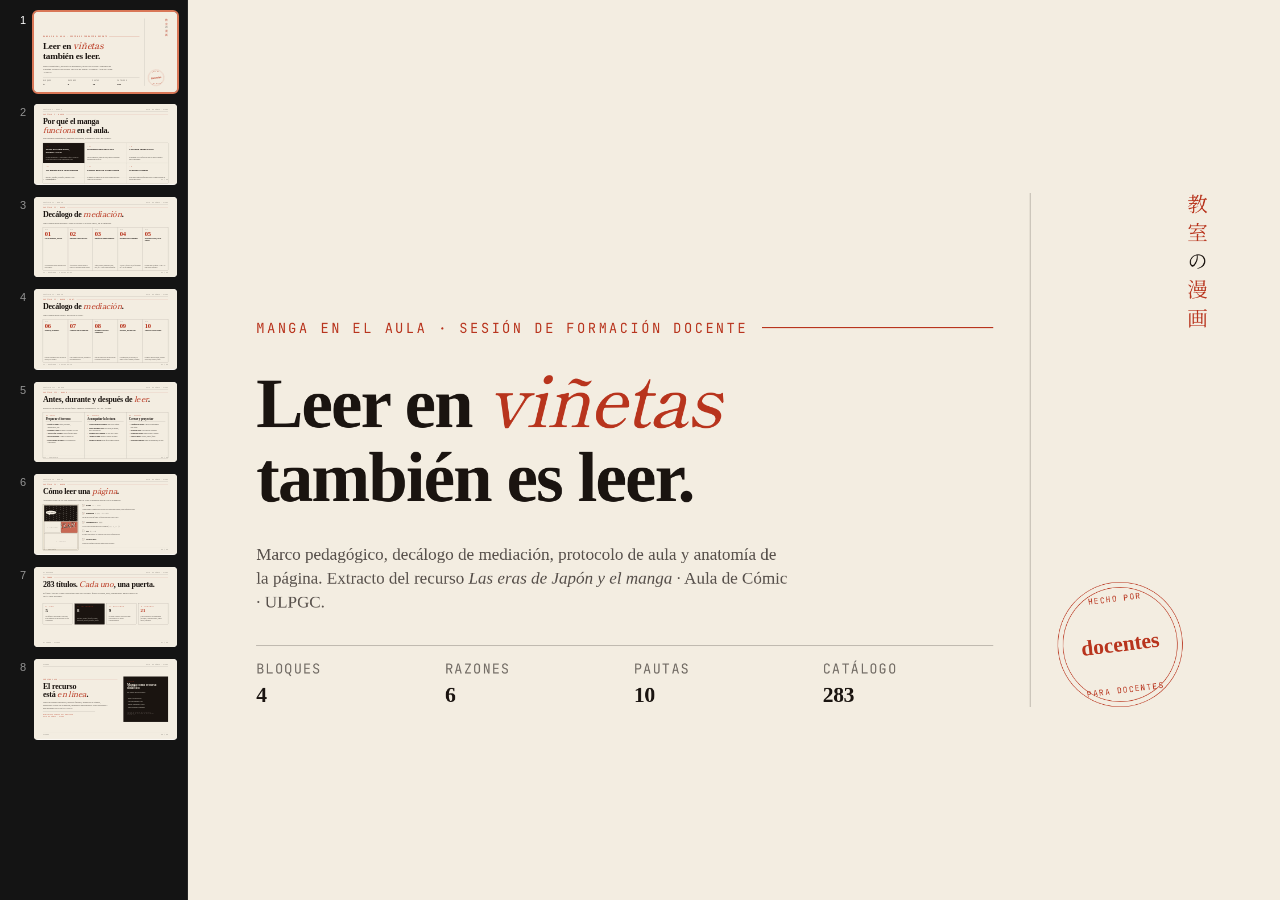
<file: deck-claustro.html>
<!doctype html>
<html lang="es">
<head>
<meta charset="utf-8" />
<meta name="viewport" content="width=device-width, initial-scale=1.0">
<meta name="theme-color" content="#0e0a04">
<meta name="description" content="Sesión de formación docente sobre el manga como recurso didáctico: marco pedagógico, decálogo de mediación, protocolo de aula y anatomía de la página. Aula de Cómic · Biblioteca Campus del Obelisco · ULPGC.">
<meta name="author" content="Daniel Becerra Romero (Dir.) — Aula de Cómic, Facultad de Ciencias de la Educación, ULPGC">
<meta name="generator" content="Manga como recurso para el aula · v5.10">
<title>Manga en el aula — Sesión de formación docente · ULPGC</title>
<link rel="preconnect" href="https://fonts.googleapis.com">
<link rel="preconnect" href="https://fonts.gstatic.com" crossorigin>
<link href="https://fonts.googleapis.com/css2?family=Shippori+Mincho+B1:wght@400;500;600;700&family=Cinzel:wght@400;700&family=JetBrains+Mono:wght@400;500&family=Noto+Serif+JP:wght@400;700&display=swap" rel="stylesheet">
<style>
  :root {
    --paper: #f3ede1;
    --paper2: #ebe3d2;
    --ink: #1a1410;
    --red: #b8341d;
    --gold: #a8852d;
    --ed-serif: 'Shippori Mincho B1', Georgia, serif;
    --ed-mono:  'JetBrains Mono', ui-monospace, monospace;
    --ed-display:'Cinzel', serif;
    --soft: rgba(26, 20, 16, 0.12);
  }
  * { box-sizing: border-box; margin: 0; padding: 0; }

  deck-stage { background: var(--paper); }

  /* Cada slide: 1920×1080, fondo papel */
  section {
    width: 1920px;
    height: 1080px;
    background: var(--paper);
    color: var(--ink);
    font-family: var(--ed-serif);
    padding: 88px 120px;
    position: relative;
    overflow: hidden;
  }

  /* Cabecera/pie comunes */
  .s-head, .s-foot {
    position: absolute;
    left: 120px;
    right: 120px;
    font-family: var(--ed-mono);
    font-size: 18px;
    letter-spacing: 0.16em;
    text-transform: uppercase;
    color: rgba(26, 20, 16, 0.55);
    display: flex;
    justify-content: space-between;
    align-items: center;
  }
  .s-head { top: 56px; }
  .s-head::after {
    content: '';
    position: absolute;
    bottom: -16px;
    left: 0; right: 0;
    height: 1px;
    background: var(--ink);
  }
  .s-foot { bottom: 56px; }
  .s-foot::before {
    content: '';
    position: absolute;
    top: -16px;
    left: 0; right: 0;
    height: 1px;
    background: var(--soft);
  }

  /* COVER */
  .cover {
    display: grid;
    grid-template-columns: 1fr 320px;
    height: 100%;
    align-items: end;
    gap: 64px;
  }
  .cover-eyebrow {
    font-family: var(--ed-mono);
    font-size: 24px;
    letter-spacing: 0.2em;
    text-transform: uppercase;
    color: var(--red);
    display: flex;
    gap: 24px;
    align-items: center;
    margin-bottom: 40px;
  }
  .cover-eyebrow::after { content:''; flex:1; height:1.5px; background: var(--red); }
  .cover h1 {
    font-family: var(--ed-serif);
    font-weight: 600;
    font-size: 124px;
    line-height: 1.05;
    letter-spacing: -0.025em;
    margin-bottom: 48px;
    max-width: 1280px;
  }
  .cover h1 em { color: var(--red); font-style: italic; font-weight: 500; }
  .cover-lede {
    font-family: var(--ed-serif);
    font-size: 30px;
    line-height: 1.4;
    color: rgba(26,20,16,0.72);
    max-width: 980px;
    margin-bottom: 56px;
    text-wrap: pretty;
  }
  .cover-attr {
    border-top: 1px solid var(--ink);
    padding-top: 24px;
    font-family: var(--ed-mono);
    font-size: 24px;
    letter-spacing: 0.1em;
    text-transform: uppercase;
    color: rgba(26,20,16,0.6);
    display: grid;
    grid-template-columns: repeat(4, 1fr);
    gap: 32px;
  }
  .cover-attr strong {
    display: block;
    font-family: var(--ed-serif);
    font-size: 38px;
    color: var(--ink);
    margin-top: 8px;
    letter-spacing: -0.015em;
    text-transform: none;
    font-weight: 600;
  }
  .cover-side {
    display: flex;
    flex-direction: column;
    justify-content: space-between;
    padding-left: 48px;
    border-left: 1.5px solid var(--ink);
    height: 100%;
    align-self: stretch;
  }
  .tategaki {
    writing-mode: vertical-rl;
    font-family: 'Noto Serif JP', serif;
    font-size: 36px;
    letter-spacing: 0.4em;
    color: var(--red);
  }
  .stamp {
    width: 220px;
    height: 220px;
    border-radius: 50%;
    border: 1.5px solid var(--red);
    color: var(--red);
    display: grid;
    place-items: center;
    text-align: center;
    font-family: var(--ed-mono);
    font-size: 14px;
    letter-spacing: 0.18em;
    text-transform: uppercase;
    line-height: 1.5;
    transform: rotate(-7deg);
    position: relative;
  }
  .stamp::before {
    content:''; position: absolute; inset: 8px;
    border: 0.5px solid var(--red);
    border-radius: 50%;
  }
  .stamp strong {
    display: block;
    font-family: var(--ed-serif);
    font-size: 38px;
    margin: 6px 0;
    letter-spacing: -0.005em;
    color: var(--red);
    text-transform: none;
    font-weight: 600;
  }

  /* SLIDE HEADER (common, not cover) */
  .sec-eyebrow {
    font-family: var(--ed-mono);
    font-size: 20px;
    letter-spacing: 0.2em;
    text-transform: uppercase;
    color: var(--red);
    margin: 40px 0 18px;
    display: flex;
    gap: 20px;
    align-items: center;
  }
  .sec-eyebrow::after { content:''; flex:1; height: 1px; background: var(--red); }
  .sec-title {
    font-family: var(--ed-serif);
    font-weight: 600;
    font-size: 108px;
    line-height: 1.05;
    letter-spacing: -0.03em;
    margin-bottom: 32px;
    text-wrap: balance;
    max-width: 1500px;
  }
  .sec-title em { color: var(--red); font-style: italic; font-weight: 500; }
  .sec-kicker {
    font-family: var(--ed-serif);
    font-size: 30px;
    line-height: 1.4;
    color: rgba(26,20,16,0.7);
    max-width: 1300px;
    text-wrap: pretty;
  }

  /* SLIDE: title + grid */
  .grid-3x2 {
    display: grid;
    grid-template-columns: repeat(3, 1fr);
    grid-template-rows: repeat(2, 1fr);
    gap: 0;
    border: 1.5px solid var(--ink);
    margin-top: 40px;
    height: 540px;
    margin-bottom: 60px;
  }
  .grid-3x2 > div {
    padding: 36px 36px;
    border-right: 1px solid var(--ink);
    border-bottom: 1px solid var(--ink);
    background: var(--paper);
    display: flex;
    flex-direction: column;
    gap: 16px;
  }
  .grid-3x2 > div:nth-child(3n) { border-right: none; }
  .grid-3x2 > div:nth-last-child(-n+3) { border-bottom: none; }
  .grid-3x2 > div.featured { background: var(--ink); color: var(--paper); }
  .grid-3x2 > div.featured .gn { color: var(--red); }
  .grid-3x2 > div.featured .gb { color: rgba(243,237,225,0.78); }
  .gn {
    font-family: var(--ed-mono);
    font-size: 14px;
    letter-spacing: 0.18em;
    color: var(--red);
    text-transform: uppercase;
  }
  .gt {
    font-family: var(--ed-serif);
    font-weight: 600;
    font-size: 36px;
    line-height: 1.05;
    letter-spacing: -0.015em;
    text-wrap: balance;
  }
  .gb {
    font-family: var(--ed-serif);
    font-size: 20px;
    line-height: 1.45;
    color: rgba(26,20,16,0.75);
    margin-top: auto;
    text-wrap: pretty;
  }

  /* SLIDE: decálogo 5 cols x 1 */
  .dec-row {
    display: grid;
    grid-template-columns: repeat(5, 1fr);
    border: 1.5px solid var(--ink);
    margin-top: 40px;
    height: 580px;
  }
  .dec-row > div {
    padding: 28px 24px;
    border-right: 1px solid var(--ink);
    display: flex;
    flex-direction: column;
    gap: 18px;
  }
  .dec-row > div:last-child { border-right: none; }
  .dn {
    font-family: var(--ed-serif);
    font-weight: 600;
    font-size: 88px;
    line-height: 0.85;
    letter-spacing: -0.04em;
    color: var(--red);
  }
  .dn small {
    display: block;
    font-family: var(--ed-mono);
    font-size: 11px;
    color: var(--ink);
    opacity: 0.55;
    letter-spacing: 0.16em;
    text-transform: uppercase;
    margin-bottom: 4px;
    font-weight: 400;
  }
  .dt {
    font-family: var(--ed-serif);
    font-weight: 600;
    font-size: 24px;
    line-height: 1.15;
    letter-spacing: -0.005em;
  }
  .db {
    font-family: var(--ed-serif);
    font-size: 16px;
    line-height: 1.45;
    color: rgba(26,20,16,0.7);
    margin-top: auto;
  }

  /* SLIDE: protocolo 3 cols */
  .proto-3 {
    display: grid;
    grid-template-columns: 1fr 1fr 1fr;
    border: 1.5px solid var(--ink);
    margin-top: 36px;
    height: 620px;
  }
  .proto-3 > article {
    padding: 36px 36px;
    border-right: 1px solid var(--ink);
  }
  .proto-3 > article:last-child { border-right: none; }
  .pf {
    font-family: var(--ed-mono);
    font-size: 16px;
    letter-spacing: 0.18em;
    color: var(--red);
    text-transform: uppercase;
    margin-bottom: 10px;
  }
  .pt {
    font-family: var(--ed-serif);
    font-weight: 600;
    font-size: 42px;
    line-height: 1;
    letter-spacing: -0.02em;
    margin-bottom: 24px;
    padding-bottom: 18px;
    border-bottom: 1px solid var(--ink);
  }
  .proto-3 ul { list-style: none; display: flex; flex-direction: column; gap: 14px; }
  .proto-3 li {
    font-family: var(--ed-serif);
    font-size: 21px;
    line-height: 1.45;
    color: rgba(26,20,16,0.78);
    padding-left: 24px;
    position: relative;
    text-wrap: pretty;
  }
  .proto-3 li::before {
    content: '·';
    position: absolute;
    left: 0;
    color: var(--red);
    font-weight: 700;
    font-size: 32px;
    line-height: 0.5;
  }
  .proto-3 li strong { font-weight: 600; color: var(--ink); }

  /* SLIDE: anatomía */
  .anat-grid {
    display: grid;
    grid-template-columns: 480px 1fr;
    gap: 48px;
    margin-top: 36px;
    height: 620px;
  }
  .anat-pg {
    background: var(--paper2);
    border: 1.5px solid var(--ink);
    padding: 16px;
    display: grid;
    grid-template-columns: 1fr 1fr;
    grid-template-rows: 1fr 0.7fr 1fr;
    gap: 8px;
    position: relative;
  }
  .anat-pg > [data-area] {
    background: var(--paper);
    border: 1.5px solid var(--ink);
    position: relative;
    display: flex; align-items: center; justify-content: center;
    font-family: var(--ed-mono);
    font-size: 11px;
    letter-spacing: 0.14em;
    text-transform: uppercase;
    color: rgba(26,20,16,0.45);
  }
  .anat-pg [data-area="A"] { grid-column: 1/3; grid-row: 1; background: var(--ink); color: rgba(243,237,225,0.4); }
  .anat-pg [data-area="A"]::before {
    content: ''; position: absolute; inset: 0;
    background: repeating-linear-gradient(-75deg, transparent 0 6px, rgba(243,237,225,0.16) 6px 7px);
  }
  .anat-pg [data-area="B"] { grid-column: 1; grid-row: 2; }
  .anat-pg [data-area="C"] { grid-column: 2; grid-row: 2; background: var(--red); color: rgba(243,237,225,0.5); }
  .anat-pg [data-area="C"]::before {
    content: ''; position: absolute; inset: 0;
    background-image: radial-gradient(rgba(243,237,225,0.7) 1px, transparent 1.5px);
    background-size: 8px 8px;
    opacity: 0.4;
  }
  .anat-pg [data-area="D"] { grid-column: 1/3; grid-row: 3; }
  .anat-bub {
    position: absolute;
    top: 14%;
    left: 8%;
    background: var(--paper);
    color: var(--ink);
    border: 1.5px solid var(--ink);
    border-radius: 50%/60%;
    padding: 10px 18px;
    font-family: var(--ed-serif);
    font-size: 22px;
    z-index: 4;
  }
  .anat-bub::after {
    content: '';
    position: absolute;
    bottom: -10px;
    left: 28%;
    width: 14px;
    height: 14px;
    background: var(--paper);
    border-right: 1.5px solid var(--ink);
    border-bottom: 1.5px solid var(--ink);
    transform: rotate(45deg);
  }
  .anat-ono {
    position: absolute;
    top: 38%;
    right: 9%;
    font-family: 'Cinzel', serif;
    font-weight: 700;
    font-size: 78px;
    color: var(--paper);
    -webkit-text-stroke: 2px var(--ink);
    text-shadow: 6px 6px 0 var(--red);
    transform: rotate(-7deg);
    z-index: 4;
    text-transform: uppercase;
  }
  .anat-legend { display: flex; flex-direction: column; gap: 20px; }
  .anat-leg-item {
    display: grid;
    grid-template-columns: auto 1fr;
    gap: 18px;
    align-items: baseline;
    padding-bottom: 14px;
    border-bottom: 1px dotted var(--soft);
  }
  .anat-leg-item:last-child { border-bottom: none; }
  .anat-leg-mark {
    font-family: var(--ed-mono);
    font-size: 14px;
    letter-spacing: 0.12em;
    color: var(--red);
    border: 1px solid var(--ink);
    padding: 4px 10px;
    background: var(--paper);
    align-self: start;
  }
  .anat-leg-name {
    font-family: var(--ed-serif);
    font-weight: 600;
    font-size: 26px;
    letter-spacing: -0.01em;
  }
  .anat-leg-name small {
    font-family: 'Noto Serif JP', serif;
    font-weight: 400;
    font-size: 18px;
    color: rgba(26,20,16,0.55);
    margin-left: 10px;
  }
  .anat-leg-d {
    grid-column: 1 / -1;
    font-family: var(--ed-serif);
    font-size: 18px;
    line-height: 1.45;
    color: rgba(26,20,16,0.72);
    margin-top: 6px;
    text-wrap: pretty;
  }

  /* CIERRE */
  .cierre {
    display: grid;
    grid-template-columns: 1fr 600px;
    gap: 80px;
    height: 100%;
    align-items: center;
  }
  .cierre h2 {
    font-family: var(--ed-serif);
    font-weight: 600;
    font-size: 108px;
    line-height: 0.95;
    letter-spacing: -0.025em;
    margin-bottom: 32px;
    text-wrap: balance;
  }
  .cierre h2 em { color: var(--red); font-style: italic; font-weight: 500; }
  .cierre p {
    font-family: var(--ed-serif);
    font-size: 28px;
    line-height: 1.45;
    color: rgba(26,20,16,0.72);
    max-width: 900px;
    margin-bottom: 28px;
    text-wrap: pretty;
  }
  .cierre-card {
    background: var(--ink);
    color: var(--paper);
    padding: 56px 48px;
    align-self: center;
  }
  .cierre-card .cap {
    font-family: var(--ed-mono);
    font-size: 14px;
    letter-spacing: 0.2em;
    text-transform: uppercase;
    color: var(--red);
    margin-bottom: 18px;
  }
  .cierre-card h3 {
    font-family: var(--ed-serif);
    font-weight: 600;
    font-size: 44px;
    line-height: 1;
    margin-bottom: 18px;
  }
  .cierre-card ul { list-style: none; margin-top: 18px; padding-top: 18px; border-top: 1px solid rgba(243,237,225,0.18); }
  .cierre-card li {
    font-family: var(--ed-serif);
    font-size: 22px;
    line-height: 1.6;
    color: rgba(243,237,225,0.85);
  }
  .cierre-card li::before {
    content: '·  ';
    color: var(--red);
    font-weight: 700;
  }
</style>
</head>
<body>

<deck-stage>

  <!-- ════════ 01 · COVER ════════ -->
  <section data-screen-label="01 Portada">
    <div class="cover">
      <div>
        <div class="cover-eyebrow">Manga en el aula · Sesión de formación docente</div>
        <h1>Leer en <em>viñetas</em><br/>también es leer.</h1>
        <p class="cover-lede">Marco pedagógico, decálogo de mediación, protocolo de aula y anatomía de la página. Extracto del recurso <em>Las eras de Japón y el manga</em> · Aula de Cómic · ULPGC.</p>
        <div class="cover-attr">
          <div>Bloques<strong>4</strong></div>
          <div>Razones<strong>6</strong></div>
          <div>Pautas<strong>10</strong></div>
          <div>Catálogo<strong>283</strong></div>
        </div>
      </div>
      <aside class="cover-side">
        <div class="tategaki">教室<span style="color:var(--ink)">の</span>漫画</div>
        <div class="stamp">
          Hecho por
          <strong>docentes</strong>
          para docentes
        </div>
      </aside>
    </div>
  </section>

  <!-- ════════ 02 · POR QUÉ ════════ -->
  <section data-screen-label="02 Por qué">
    <div class="s-head"><span>Capítulo I · Marco</span><span>Aula de Cómic · ULPGC</span></div>
    <div class="sec-eyebrow">Capítulo I · Marco</div>
    <h2 class="sec-title">Por qué el manga <em>funciona</em> en el aula.</h2>
    <p class="sec-kicker">Seis razones pedagógicas, ninguna decorativa, sostienen el resto del recurso.</p>
    <div class="grid-3x2">
      <div class="featured">
        <div class="gn">— 01</div>
        <div class="gt">Doble decodificación, imagen y texto</div>
        <p class="gb">Lectura multimodal — exactamente lo que el currículo LOMLOE reconoce como competencia clave.</p>
      </div>
      <div>
        <div class="gn">— 02</div>
        <div class="gt">Densidad narrativa alta</div>
        <p class="gb">Saltos temporales, puntos de vista, símbolo recurrente. Entrena músculo lector.</p>
      </div>
      <div>
        <div class="gn">— 03</div>
        <div class="gt">Cercanía cultural real</div>
        <p class="gb">El alumnado ya lo lee fuera del aula. El aula lo enseña a leerlo críticamente.</p>
      </div>
      <div>
        <div class="gn">— 04</div>
        <div class="gt">Un manga para cada materia</div>
        <p class="gb">Histórico, científico, biográfico, intimista. Ocho usos pedagógicos.</p>
      </div>
      <div>
        <div class="gn">— 05</div>
        <div class="gt">Puente hacia la lectura larga</div>
        <p class="gb">El manga no compite con la novela: prepara para ella. Hábito lector sostenido.</p>
      </div>
      <div>
        <div class="gn">— 06</div>
        <div class="gt">Trabaja la elipsis</div>
        <p class="gb">El <em>ma</em> entre viñetas es inferencia activa. La mejor escuela de lectura entre líneas.</p>
      </div>
    </div>
    <div class="s-foot"><span>I · Por qué</span><span>02 / 08</span></div>
  </section>

  <!-- ════════ 03 · DECÁLOGO 1 ════════ -->
  <section data-screen-label="03 Decálogo I">
    <div class="s-head"><span>Capítulo II · Marco</span><span>Aula de Cómic · ULPGC</span></div>
    <div class="sec-eyebrow">Capítulo II · Marco</div>
    <h2 class="sec-title">Decálogo de <em>mediación</em>.</h2>
    <p class="sec-kicker">Cinco pautas para preparar y abrir la lectura. Las otras cinco, en la siguiente.</p>
    <div class="dec-row">
      <div>
        <div class="dn"><small>Pauta</small>01</div>
        <div class="dt">Lee tú primero, entera.</div>
        <p class="db">No selecciones un capítulo sin haber leído el tomo completo.</p>
      </div>
      <div>
        <div class="dn"><small>Pauta</small>02</div>
        <div class="dt">Encuadra antes de leer.</div>
        <p class="db">Avisa del tema y pacta un acuerdo de respeto. La advertencia sostiene la lectura.</p>
      </div>
      <div>
        <div class="dn"><small>Pauta</small>03</div>
        <div class="dt">Enseña el código primero.</div>
        <p class="db">Viñeta, bocadillo, onomatopeya, líneas, calle, RTL — antes de pedir interpretación.</p>
      </div>
      <div>
        <div class="dn"><small>Pauta</small>04</div>
        <div class="dt">Pregunta por la imagen.</div>
        <p class="db">"¿Qué se ve, qué no se ve, por qué dibujado así?". No solo argumento.</p>
      </div>
      <div>
        <div class="dn"><small>Pauta</small>05</div>
        <div class="dt">Trabaja la calle, no la viñeta.</div>
        <p class="db">El espacio entre dos viñetas — el <em>ma</em> — es donde ocurre la inferencia.</p>
      </div>
    </div>
    <div class="s-foot"><span>II · Decálogo · pautas 01—05</span><span>03 / 08</span></div>
  </section>

  <!-- ════════ 04 · DECÁLOGO 2 ════════ -->
  <section data-screen-label="04 Decálogo II">
    <div class="s-head"><span>Capítulo II · Marco</span><span>Aula de Cómic · ULPGC</span></div>
    <div class="sec-eyebrow">Capítulo II · Marco — cont.</div>
    <h2 class="sec-title">Decálogo de <em>mediación</em>.</h2>
    <p class="sec-kicker">Cinco pautas para cerrar y proyectar lo leído.</p>
    <div class="dec-row">
      <div>
        <div class="dn"><small>Pauta</small>06</div>
        <div class="dt">Modera, no opines.</div>
        <p class="db">Devuelve la pregunta al grupo. Tu lectura es una más, no la canónica.</p>
      </div>
      <div>
        <div class="dn"><small>Pauta</small>07</div>
        <div class="dt">Conecta con lo conocido.</div>
        <p class="db">Cruza el manga con un texto, una imagen o una experiencia previa.</p>
      </div>
      <div>
        <div class="dn"><small>Pauta</small>08</div>
        <div class="dt">Permite la lectura voluntaria.</div>
        <p class="db">Selección visible en aula sin tarea asociada. La animación lectora no obliga.</p>
      </div>
      <div>
        <div class="dn"><small>Pauta</small>09</div>
        <div class="dt">Produce, no solo leas.</div>
        <p class="db">Una página propia, un storyboard, un análisis. Lo que se compone, se entiende.</p>
      </div>
      <div>
        <div class="dn"><small>Pauta</small>10</div>
        <div class="dt">Vuelve al texto clásico.</div>
        <p class="db">El manga es puerta de entrada, no destino. Salta al libro, al ensayo, al filme.</p>
      </div>
    </div>
    <div class="s-foot"><span>II · Decálogo · pautas 06—10</span><span>04 / 08</span></div>
  </section>

  <!-- ════════ 05 · PROTOCOLO ════════ -->
  <section data-screen-label="05 Protocolo">
    <div class="s-head"><span>Capítulo III · Marco</span><span>Aula de Cómic · ULPGC</span></div>
    <div class="sec-eyebrow">Capítulo III · Marco</div>
    <h2 class="sec-title">Antes, durante y después de <em>leer</em>.</h2>
    <p class="sec-kicker">Protocolo de mediación en tres fases. Tiempos orientativos: 15 / 25 / 10 min.</p>
    <div class="proto-3">
      <article>
        <div class="pf">01 · Antes</div>
        <h3 class="pt">Preparar el terreno</h3>
        <ul>
          <li><strong>Enseña el código.</strong> Viñeta, bocadillo, onomatopeya, RTL.</li>
          <li><strong>Encuadra el tema.</strong> Nombra lo sensible si lo hay.</li>
          <li><strong>Activa lo que ya saben.</strong> Cruza referentes antes.</li>
          <li><strong>Fija un propósito.</strong> "Vamos a observar X".</li>
          <li><strong>Pacta acuerdo de respeto.</strong> La conversación lo necesitará.</li>
        </ul>
      </article>
      <article>
        <div class="pf">02 · Durante</div>
        <h3 class="pt">Acompañar la lectura</h3>
        <ul>
          <li><strong>Lectura silenciosa primero.</strong> Marca dos viñetas.</li>
          <li><strong>Parar en página clave.</strong> Proyectada, en grande, abre conversación.</li>
          <li><strong>Pregunta por la imagen.</strong> No solo por el texto.</li>
          <li><strong>Atiende el ritmo.</strong> Regula el tempo del grupo.</li>
          <li><strong>Permite el silencio.</strong> Deja que la página resuene.</li>
        </ul>
      </article>
      <article>
        <div class="pf">03 · Después</div>
        <h3 class="pt">Cerrar y proyectar</h3>
        <ul>
          <li><strong>Coloquio en círculo.</strong> Cada lector argumenta una viñeta.</li>
          <li><strong>Escritura breve.</strong> Tres líneas en cuaderno.</li>
          <li><strong>Producción visual.</strong> Página propia o análisis.</li>
          <li><strong>Salto al clásico.</strong> Novela, ensayo, filme.</li>
          <li><strong>Evaluación honesta.</strong> Diana de aprendizaje, no nota.</li>
        </ul>
      </article>
    </div>
    <div class="s-foot"><span>III · Protocolo</span><span>05 / 08</span></div>
  </section>

  <!-- ════════ 06 · ANATOMÍA ════════ -->
  <section data-screen-label="06 Anatomía">
    <div class="s-head"><span>Capítulo IV · Marco</span><span>Aula de Cómic · ULPGC</span></div>
    <div class="sec-eyebrow">Capítulo IV · Marco</div>
    <h2 class="sec-title">Cómo leer una <em>página</em>.</h2>
    <p class="sec-kicker">Anatomía visual de los seis elementos básicos. Para la primera sesión con el alumnado.</p>
    <div class="anat-grid">
      <figure class="anat-pg" role="img" aria-label="Página manga esquemática">
        <div data-area="A">A · Líneas cinéticas</div>
        <div data-area="B">B · Viñeta neutra</div>
        <div data-area="C">C · Trama (halftone)</div>
        <div data-area="D">D · Resolución</div>
        <div class="anat-bub">«¿Lo ves?»</div>
        <div class="anat-ono">¡ZAS!</div>
      </figure>
      <div class="anat-legend">
        <div class="anat-leg-item">
          <span class="anat-leg-mark">A</span>
          <span class="anat-leg-name">Koma <small>コマ — viñeta</small></span>
          <p class="anat-leg-d">Unidad mínima. Su tamaño marca el ritmo: una a página entera detiene; cuatro pequeñas aceleran.</p>
        </div>
        <div class="anat-leg-item">
          <span class="anat-leg-mark">B</span>
          <span class="anat-leg-name">Fukidashi <small>吹き出し — bocadillo</small></span>
          <p class="anat-leg-d">Más de una docena de formas. La forma cuenta tanto como el texto.</p>
        </div>
        <div class="anat-leg-item">
          <span class="anat-leg-mark">C</span>
          <span class="anat-leg-name">Onomatopeya <small>擬音語</small></span>
          <p class="anat-leg-d">No solo ruidos: también emociones y ambientes (ドキドキ, シーン).</p>
        </div>
        <div class="anat-leg-item">
          <span class="anat-leg-mark">·</span>
          <span class="anat-leg-name">Ma <small>間 — calle</small></span>
          <p class="anat-leg-d">El espacio entre viñetas. La «clausura» de McCloud. Inferencia activa.</p>
        </div>
        <div class="anat-leg-item">
          <span class="anat-leg-mark">↩</span>
          <span class="anat-leg-name">Lectura RTL</span>
          <p class="anat-leg-d">De derecha a izquierda. Editorial original respeta el sentido.</p>
        </div>
      </div>
    </div>
    <div class="s-foot"><span>IV · Anatomía</span><span>06 / 08</span></div>
  </section>

  <!-- ════════ 07 · EL FONDO ════════ -->
  <section data-screen-label="07 El fondo">
    <div class="s-head"><span>El recurso</span><span>Aula de Cómic · ULPGC</span></div>
    <div class="sec-eyebrow">El fondo</div>
    <h2 class="sec-title">283 títulos. <em>Cada uno</em>, una puerta.</h2>
    <p class="sec-kicker">El fondo Aula de Cómic catalogado para uso docente: filtros de etapa, área, sensibilidad. Enlace directo al OPAC para préstamo.</p>
    <div style="display:grid; grid-template-columns: repeat(4, 1fr); gap: 24px; margin-top: 80px;">
      <div style="border:1.5px solid var(--ink); padding: 32px; min-height: 280px; display: flex; flex-direction: column; gap: 16px;">
        <div style="font-family:var(--ed-mono); font-size:14px; letter-spacing:.16em; color:var(--red); text-transform:uppercase;">01 · Etapas</div>
        <div style="font-family:var(--ed-serif); font-weight:600; font-size:64px; line-height:.9; color:var(--ink);">5</div>
        <p style="font-family:var(--ed-serif); font-size:20px; line-height:1.45; color:rgba(26,20,16,.7); margin-top:auto;">De Infantil a Universidad. Cada título tiene asignados los niveles para los que es adecuado.</p>
      </div>
      <div style="border:1.5px solid var(--ink); padding: 32px; min-height: 280px; display: flex; flex-direction: column; gap: 16px; background: var(--ink); color: var(--paper);">
        <div style="font-family:var(--ed-mono); font-size:14px; letter-spacing:.16em; color:var(--red); text-transform:uppercase;">02 · Usos pedagógicos</div>
        <div style="font-family:var(--ed-serif); font-weight:600; font-size:64px; line-height:.9; color:var(--paper);">8</div>
        <p style="font-family:var(--ed-serif); font-size:20px; line-height:1.45; color:rgba(243,237,225,.78); margin-top:auto;">Historia, ciencia, filosofía, lengua, emocional, género, inclusión, visual.</p>
      </div>
      <div style="border:1.5px solid var(--ink); padding: 32px; min-height: 280px; display: flex; flex-direction: column; gap: 16px;">
        <div style="font-family:var(--ed-mono); font-size:14px; letter-spacing:.16em; color:var(--red); text-transform:uppercase;">03 · Eras históricas</div>
        <div style="font-family:var(--ed-serif); font-weight:600; font-size:64px; line-height:.9; color:var(--ink);">9</div>
        <p style="font-family:var(--ed-serif); font-size:20px; line-height:1.45; color:rgba(26,20,16,.7); margin-top:auto;">De Heian a Reiwa. Línea del tiempo cronológica de 57 títulos contextualizados.</p>
      </div>
      <div style="border:1.5px solid var(--ink); padding: 32px; min-height: 280px; display: flex; flex-direction: column; gap: 16px;">
        <div style="font-family:var(--ed-mono); font-size:14px; letter-spacing:.16em; color:var(--red); text-transform:uppercase;">04 · Advertencias</div>
        <div style="font-family:var(--ed-serif); font-weight:600; font-size:64px; line-height:.9; color:var(--red);">21</div>
        <p style="font-family:var(--ed-serif); font-size:20px; line-height:1.45; color:rgba(26,20,16,.7); margin-top:auto;">Títulos marcados con sensibilidad (violencia, contenido adulto, temas duros). Filtrables.</p>
      </div>
    </div>
    <div class="s-foot"><span>El fondo · Cifras</span><span>07 / 08</span></div>
  </section>

  <!-- ════════ 08 · CIERRE ════════ -->
  <section data-screen-label="08 Cierre">
    <div class="s-head"><span>Cierre</span><span>Aula de Cómic · ULPGC</span></div>
    <div class="cierre">
      <div>
        <div class="sec-eyebrow" style="margin-top:0;">Próximo paso</div>
        <h2>El recurso<br/>está <em>en línea</em>.</h2>
        <p>Línea del tiempo interactiva, catálogo filtrable, generador de viñetas, situaciones LOMLOE completas, itinerarios universitarios. Todo navegable y para préstamo en el OPAC ULPGC.</p>
        <p style="font-family:var(--ed-mono); font-size:18px; letter-spacing:.14em; text-transform:uppercase; color:var(--red); border-top: 1.5px solid var(--ink); padding-top: 24px; max-width: 700px;">
          Biblioteca Campus del Obelisco<br/>Aula de Cómic · ULPGC
        </p>
      </div>
      <div class="cierre-card">
        <div class="cap">El equipo</div>
        <h3>Manga como recurso didáctico</h3>
        <p style="color: rgba(243,237,225,0.82); font-size: 22px; line-height: 1.5;">Dir. Daniel Becerra Romero</p>
        <ul>
          <li>Paula Arocha Moros</li>
          <li>Lucía Hernández Chio</li>
          <li>Daniel Hernández García</li>
          <li>Zaira Rodríguez Panadero</li>
        </ul>
        <p style="font-family: var(--ed-mono); font-size: 12px; letter-spacing: 0.14em; text-transform: uppercase; color: rgba(243,237,225,0.45); margin-top: 28px; padding-top: 18px; border-top: 1px solid rgba(243,237,225,0.16);">
          Facultad de Ciencias de la Educación<br/>
          Universidad de Las Palmas de Gran Canaria<br/>
          CC BY-NC 4.0
        </p>
      </div>
    </div>
    <div class="s-foot"><span>Cierre</span><span>08 / 08</span></div>
  </section>

</deck-stage>

<script src="deck-stage.js"></script>
<script type="application/json" id="speaker-notes">
[
  "Bienvenidos. Esta sesión presenta el marco pedagógico del recurso Aula de Cómic. No vamos a hablar de qué manga leer, sino de por qué y cómo llevarlo al aula. Cuatro bloques: por qué funciona, decálogo de mediación, protocolo de aula, anatomía de la página.",
  "Empezamos por la justificación. Estas seis razones no son datos de encuesta, son principios pedagógicos. La doble decodificación es lo central — la primera razón que pongo en negro. Si en el claustro alguien os pregunta 'por qué manga', responded por aquí.",
  "Cinco primeras pautas: la 01 parece obvia y casi nadie la cumple. La 03 — enseña el código primero — es la que más cambia los resultados. La 05 sobre la calle entre viñetas viene de Scott McCloud; el glosario del recurso lo cita.",
  "Cinco últimas. La 06 — modera, no opines — es difícil para docentes que llevamos años explicando. La 10 es importante: el manga no es destino, es puerta. Si nuestros alumnos solo leen manga, no hemos terminado el trabajo.",
  "Protocolo en tres fases. Esquema clásico de Solé aplicado al manga. No es nuevo, es disciplina. La fase 'Durante' es donde más fácil se desordena la clase si no hay anclajes claros — preparad esos puntos de parada de antemano.",
  "Esta lámina es para llevarla impresa al aula la primera sesión. Los seis elementos están en el glosario del recurso. Si pasáis quince minutos solo en esta página antes de leer nada, ahorráis horas después.",
  "El catálogo es la columna vertebral. 283 títulos clasificados con criterio pedagógico. Filtrable por etapa, área y sensibilidad. Y cada ficha tiene su enlace al OPAC: el préstamo está a un clic.",
  "Esto está en línea, en producción. Las credenciales del equipo en pantalla. Cualquier mejora, dudas o casos de uso documentables: contactad con la biblioteca. Gracias."
]
</script>

</body>
</html>
</file>
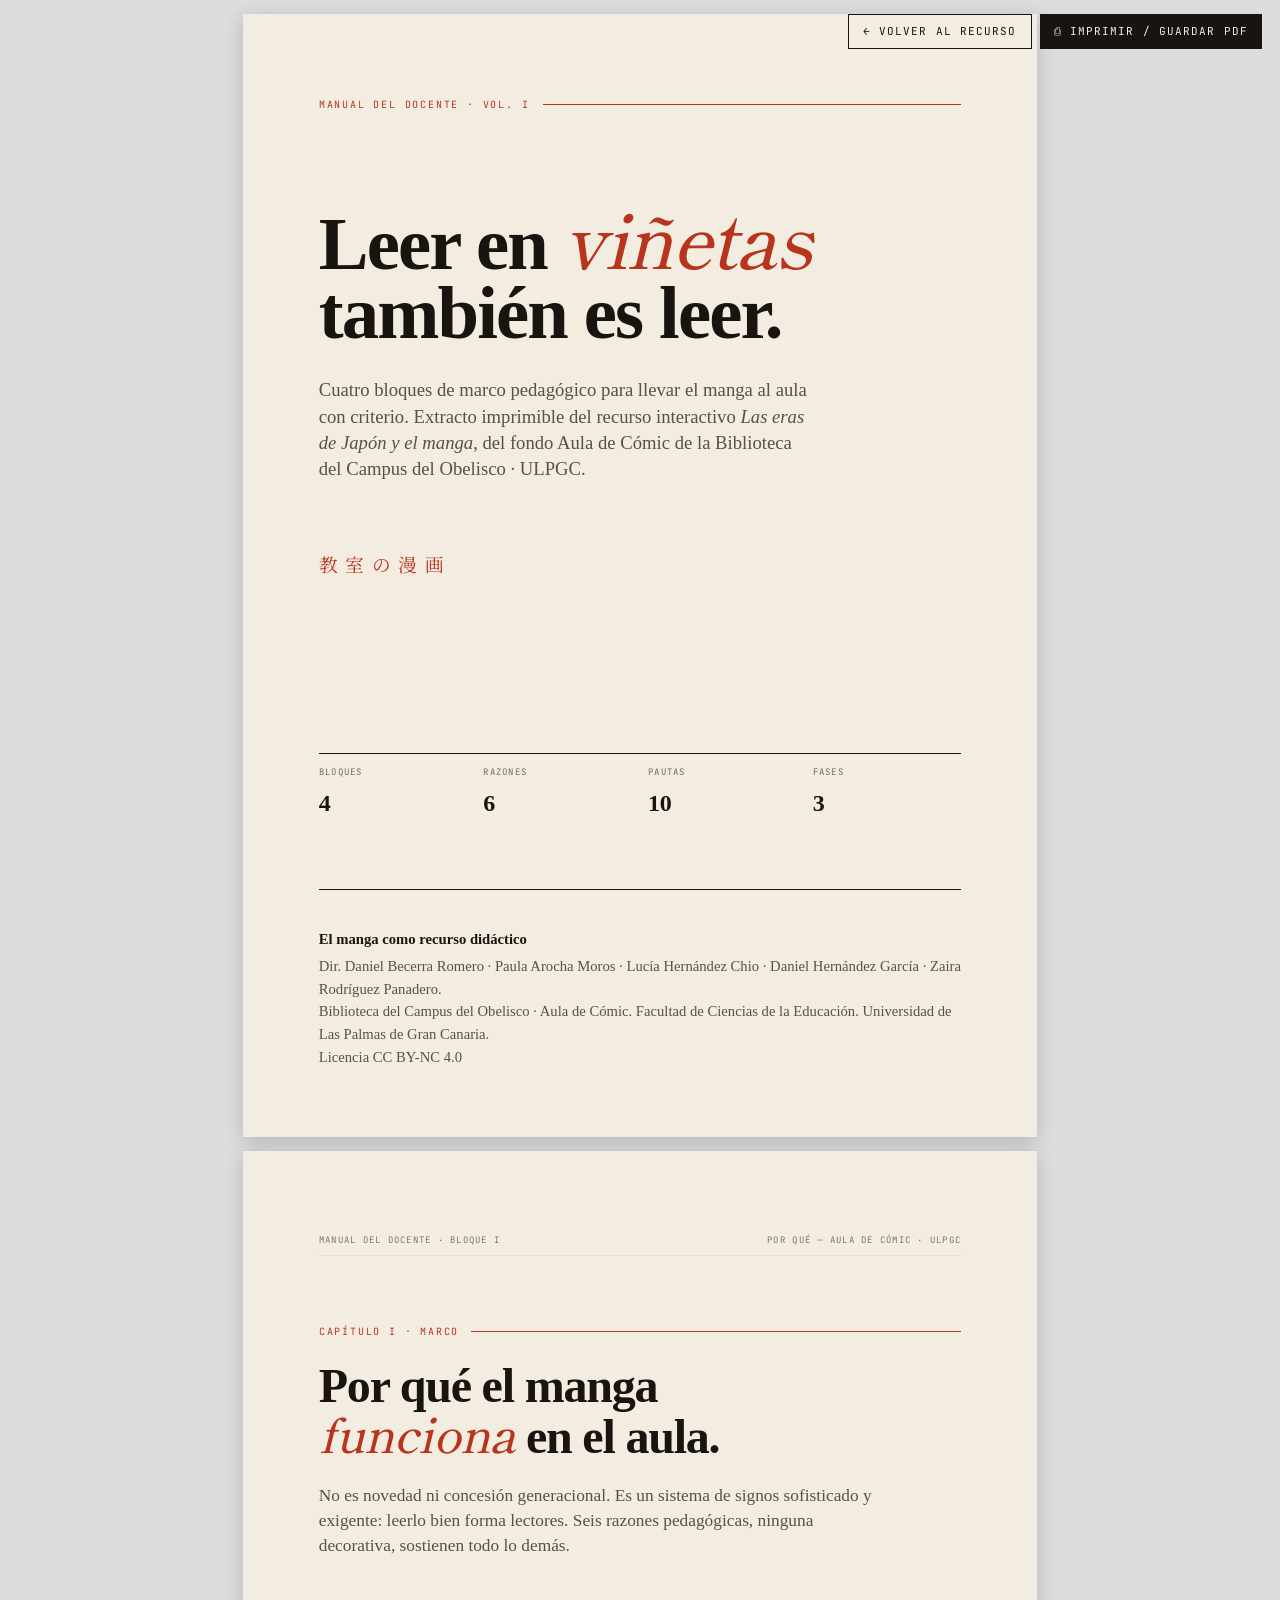
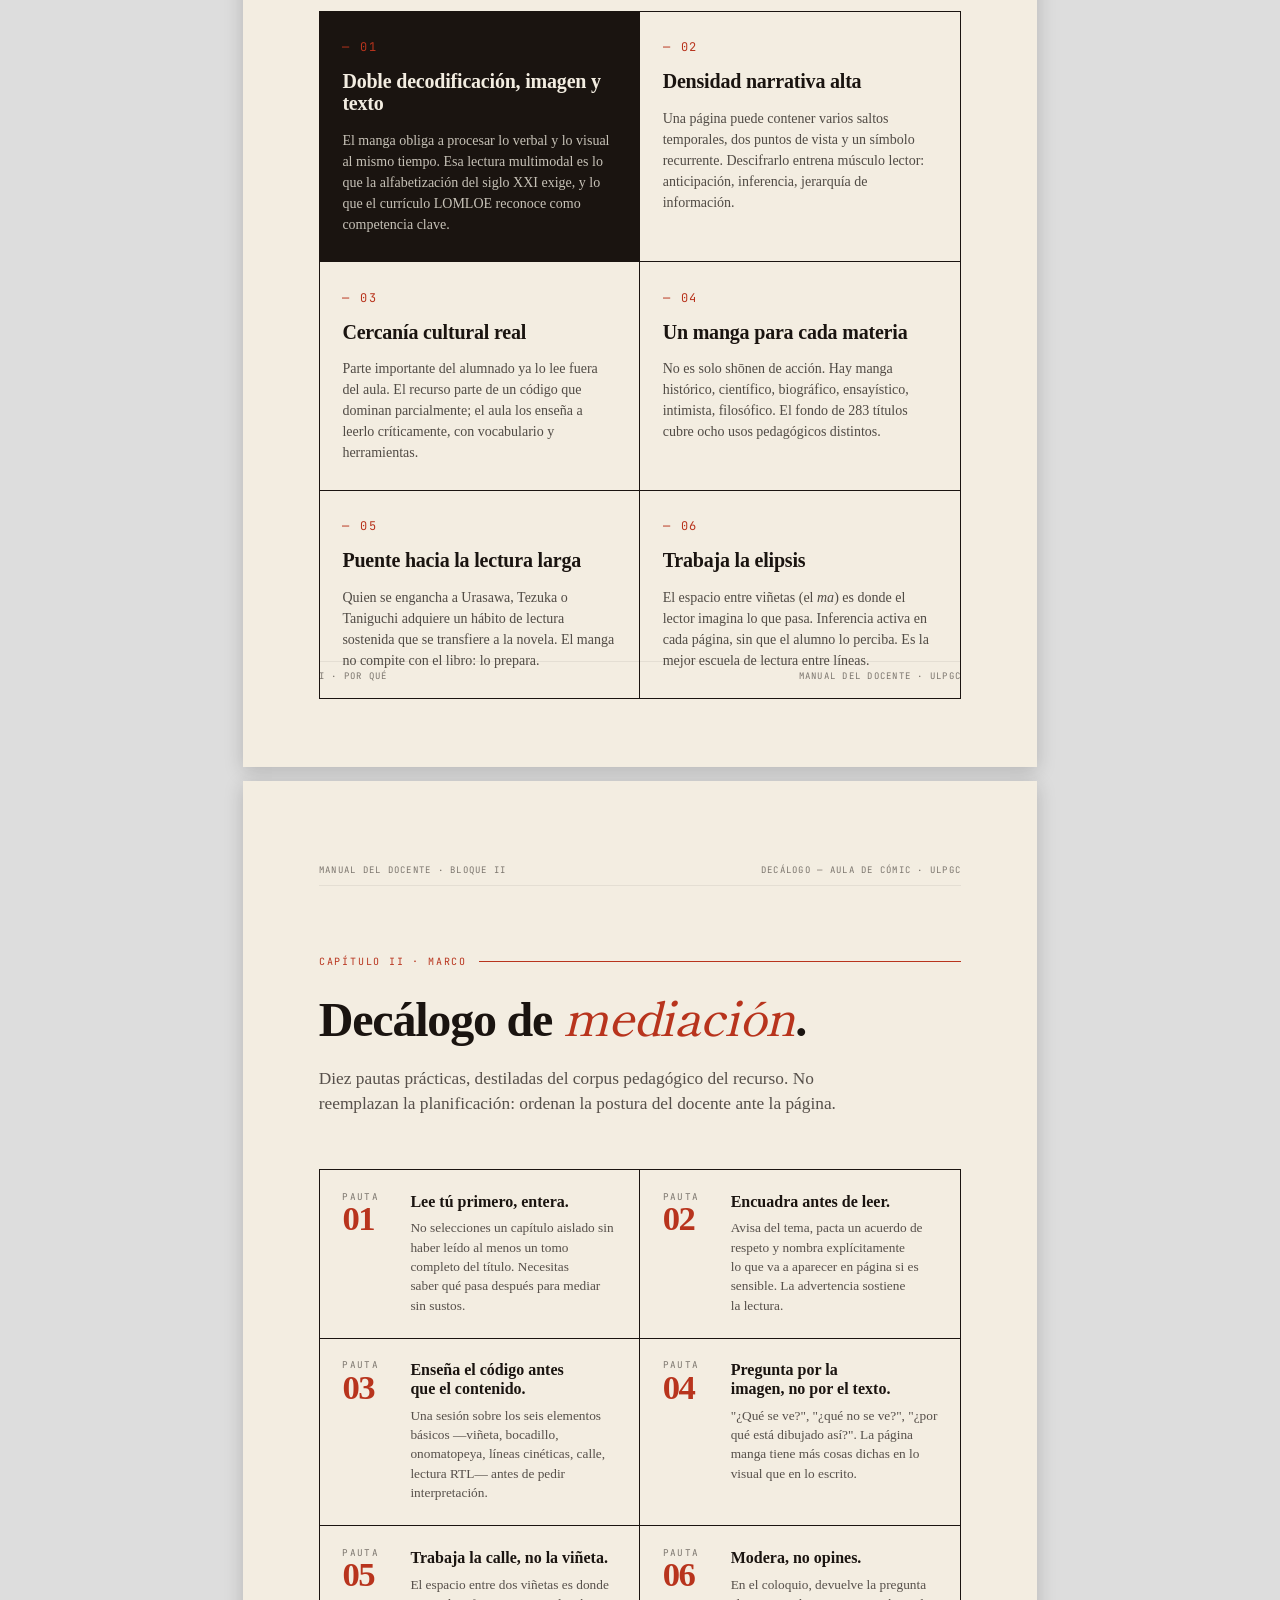
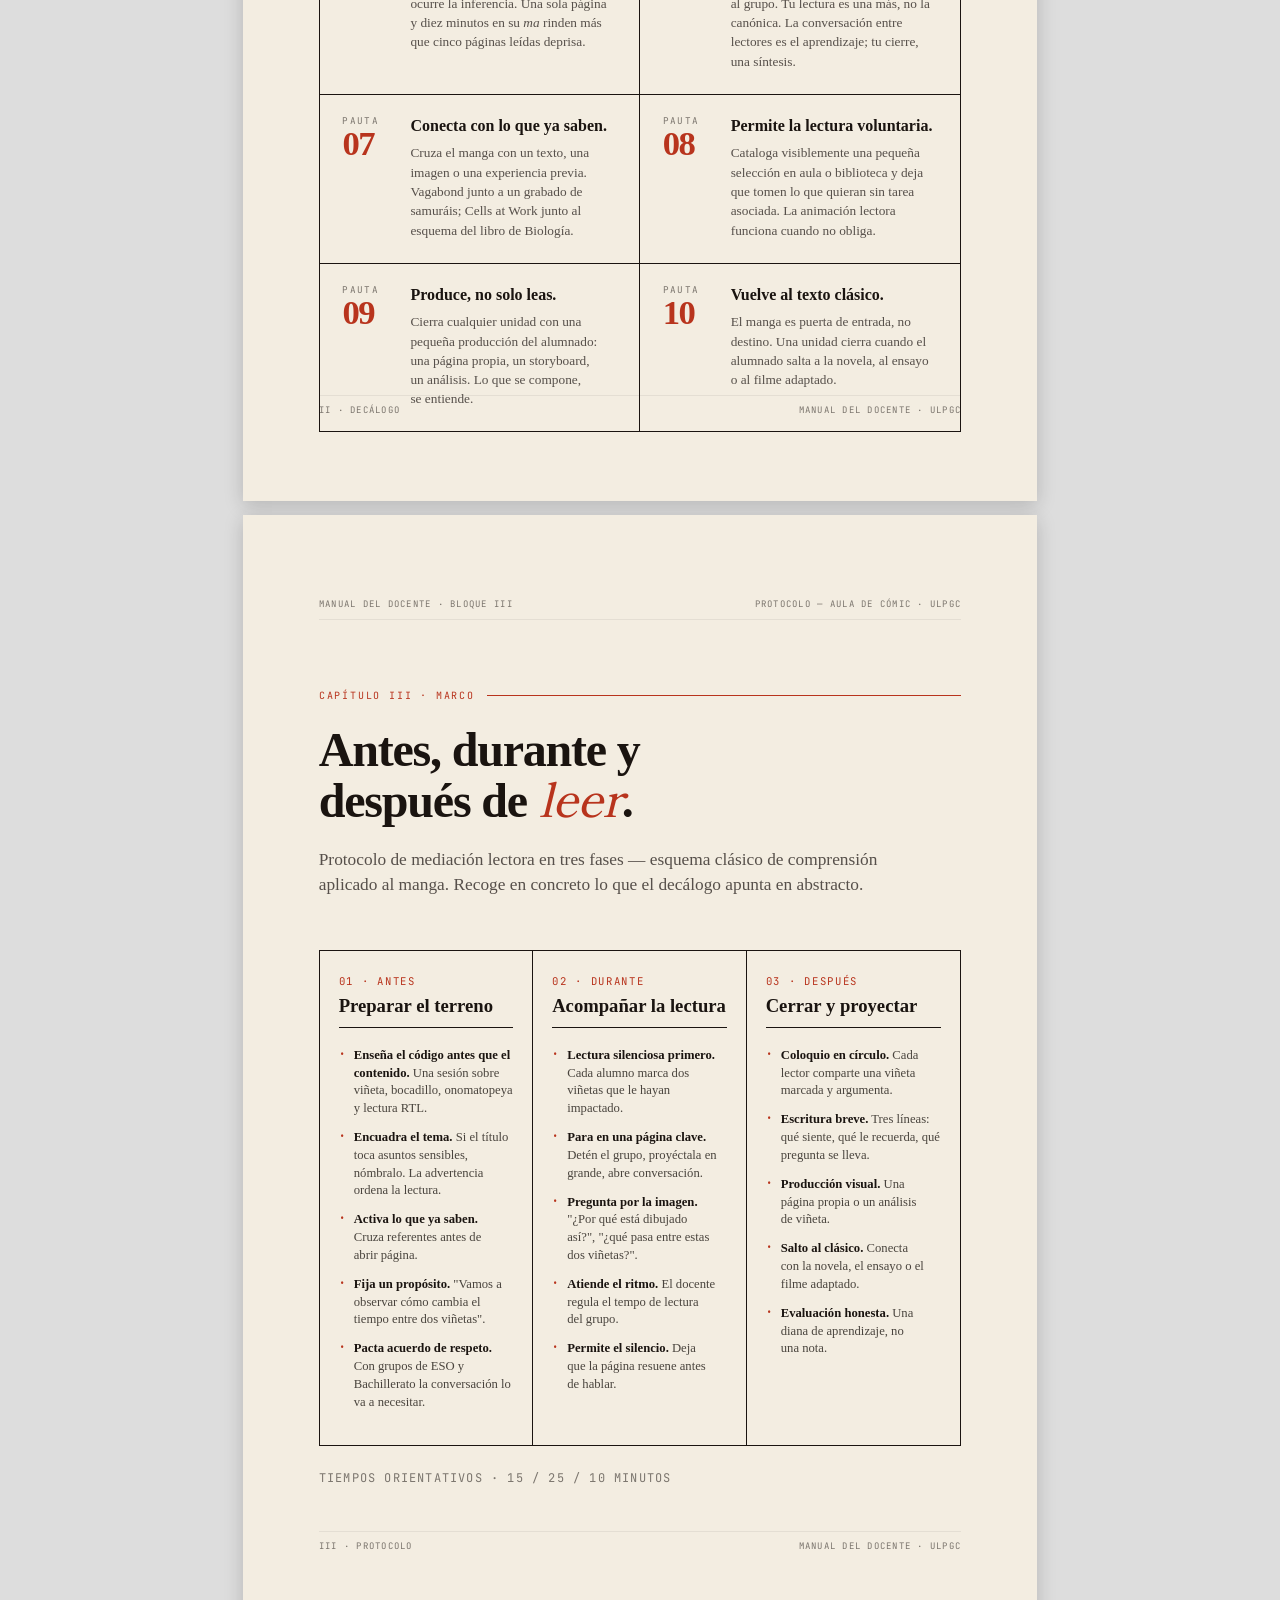
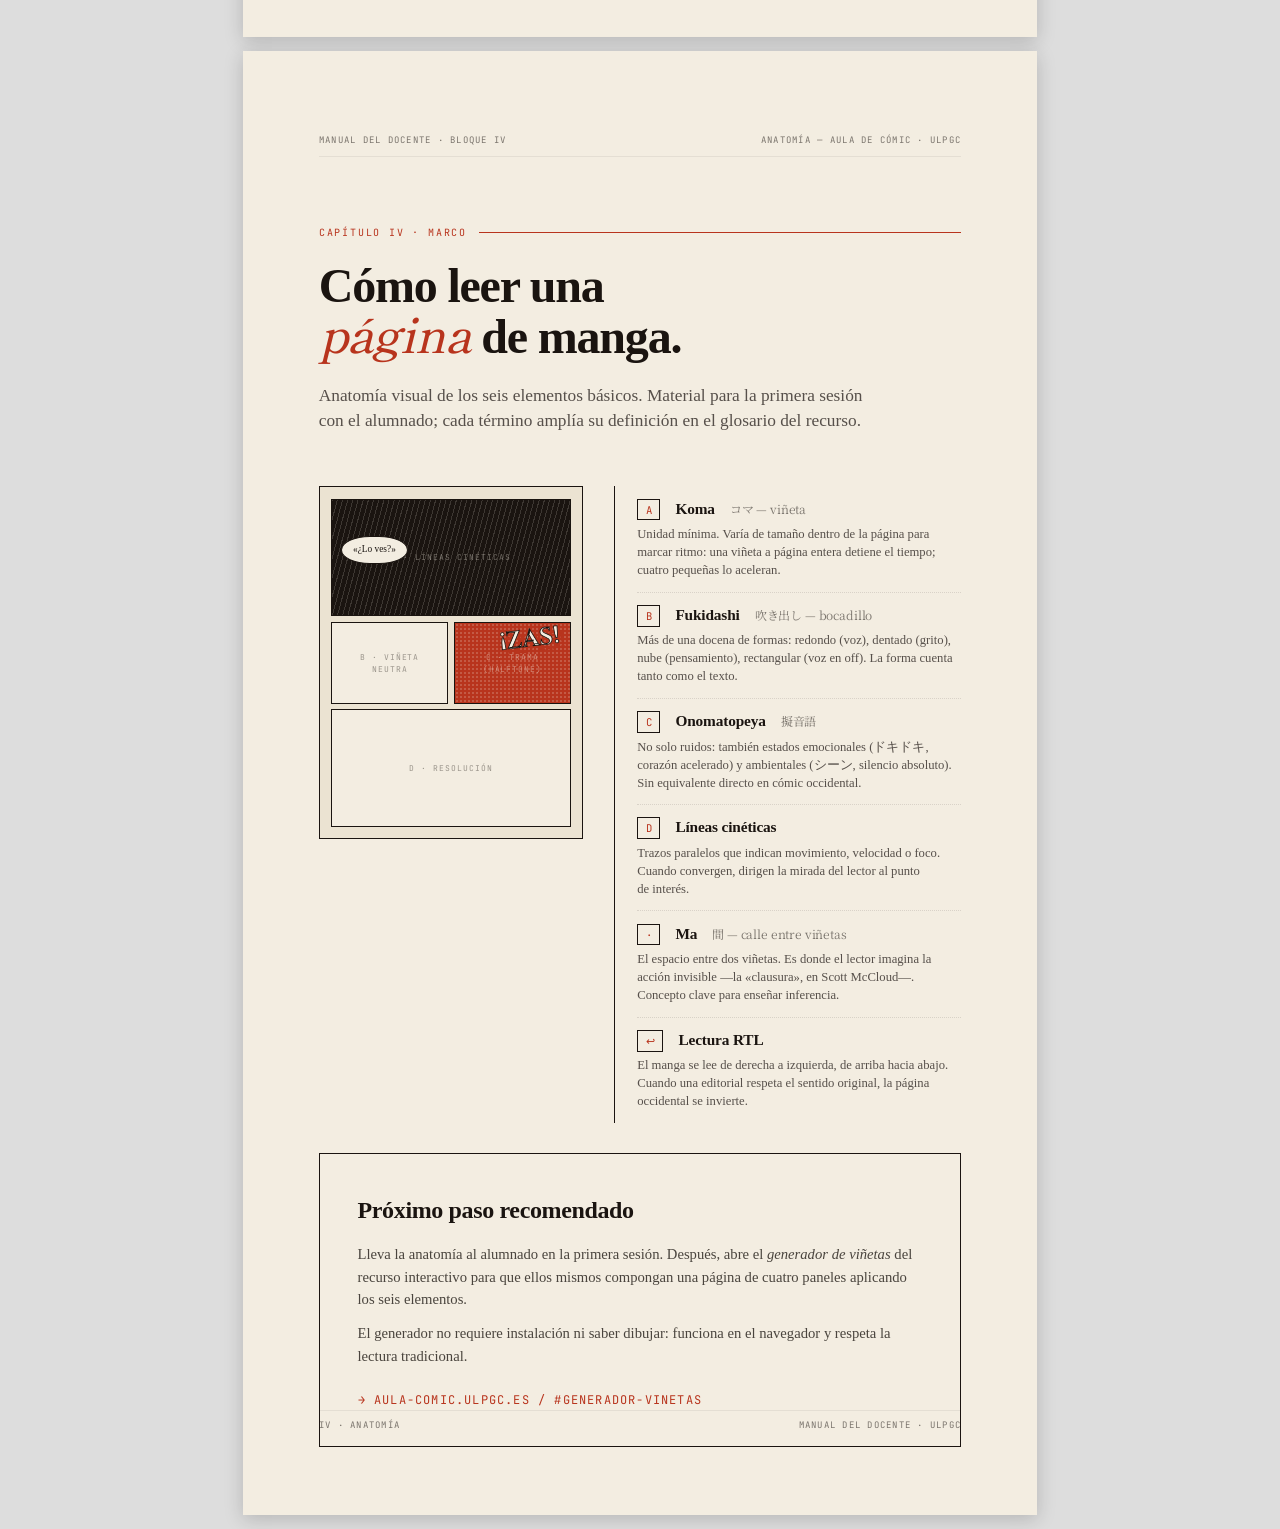
<file: manual-docente.html>
<!doctype html>
<html lang="es">
<head>
<meta charset="utf-8" />
<meta name="viewport" content="width=device-width, initial-scale=1.0">
<meta name="theme-color" content="#f3ede1">
<meta name="description" content="Manual docente imprimible: cuatro bloques de marco pedagógico (por qué, decálogo, protocolo, anatomía) para llevar el manga al aula con criterio. Extracto imprimible del recurso interactivo de la Biblioteca del Campus del Obelisco · ULPGC.">
<meta name="author" content="Daniel Becerra Romero (Dir.) — Aula de Cómic, Facultad de Ciencias de la Educación, ULPGC">
<meta name="generator" content="Manga como recurso para el aula · v5.10">
<title>Manual docente — Manga como recurso para el aula · ULPGC</title>
<link rel="preconnect" href="https://fonts.googleapis.com">
<link rel="preconnect" href="https://fonts.gstatic.com" crossorigin>
<link href="https://fonts.googleapis.com/css2?family=Shippori+Mincho+B1:wght@400;500;600;700&family=Cinzel:wght@400;700&family=JetBrains+Mono:wght@400;500&family=Noto+Serif+JP:wght@400;700&display=swap" rel="stylesheet">
<style>
  :root {
    --paper: #f3ede1;
    --paper2: #ebe3d2;
    --ink: #1a1410;
    --red: #b8341d;
    --gold: #a8852d;
    --ed-serif: 'Shippori Mincho B1', 'EB Garamond', Georgia, serif;
    --ed-mono:  'JetBrains Mono', ui-monospace, monospace;
    --ed-display:'Cinzel', serif;
    --soft: rgba(26, 20, 16, 0.12);
  }
  * { box-sizing: border-box; margin: 0; padding: 0; }
  html { font-size: 16px; }
  body {
    font-family: var(--ed-serif);
    color: var(--ink);
    background: #ddd;
    line-height: 1.5;
    -webkit-font-smoothing: antialiased;
  }
  a { color: inherit; }

  /* ── Sheet shell — A4 portrait ─────────────────────────── */
  @page { size: A4 portrait; margin: 14mm 16mm; }
  .sheet {
    width: 210mm;
    min-height: 297mm;
    background: var(--paper);
    margin: 14px auto;
    padding: 22mm 20mm 18mm;
    box-shadow: 0 4px 18px rgba(0,0,0,0.18);
    position: relative;
    page-break-after: always;
  }
  .sheet:last-child { page-break-after: auto; }

  @media print {
    body { background: var(--paper); }
    .sheet { box-shadow: none; margin: 0; padding: 0; width: auto; min-height: auto; }
    .toolbar { display: none !important; }
    .page-break { page-break-before: always; }
  }

  /* ── Toolbar (en pantalla, oculto en impresión) ─────── */
  .toolbar {
    position: fixed;
    top: 14px;
    right: 18px;
    z-index: 100;
    display: flex;
    gap: 8px;
  }
  .toolbar button, .toolbar a {
    font-family: var(--ed-mono);
    font-size: 11px;
    letter-spacing: 0.1em;
    text-transform: uppercase;
    padding: 8px 14px;
    background: var(--ink);
    color: var(--paper);
    border: none;
    cursor: pointer;
    text-decoration: none;
    display: inline-flex;
    align-items: center;
    gap: 6px;
  }
  .toolbar button:hover, .toolbar a:hover { background: var(--red); }
  .toolbar .ghost { background: var(--paper); color: var(--ink); border: 1px solid var(--ink); }
  .toolbar .ghost:hover { background: var(--paper2); color: var(--ink); }

  /* ── Running header / footer ──────────────────────────── */
  .sheet-head, .sheet-foot {
    font-family: var(--ed-mono);
    font-size: 9px;
    letter-spacing: 0.14em;
    text-transform: uppercase;
    color: var(--ink);
    opacity: 0.55;
    display: flex;
    justify-content: space-between;
  }
  .sheet-head { border-bottom: 0.5px solid var(--soft); padding-bottom: 8px; margin-bottom: 18mm; }
  .sheet-foot { border-top: 0.5px solid var(--soft); padding-top: 8px; margin-top: 14mm; position: absolute; bottom: 22mm; left: 20mm; right: 20mm; }

  /* ── COVER ─────────────────────────────────────────────── */
  .cover {
    display: flex; flex-direction: column; justify-content: space-between;
    height: 257mm;
  }
  .cover-eyebrow {
    font-family: var(--ed-mono);
    font-size: 10px;
    letter-spacing: 0.18em;
    text-transform: uppercase;
    color: var(--red);
    display: flex;
    gap: 14px;
    align-items: center;
  }
  .cover-eyebrow::after {
    content: '';
    flex: 1;
    height: 1px;
    background: var(--red);
  }
  .cover-title {
    font-family: var(--ed-serif);
    font-weight: 600;
    font-size: 56pt;
    line-height: 0.92;
    letter-spacing: -0.025em;
    margin: 24mm 0 8mm;
    text-wrap: balance;
  }
  .cover-title em { color: var(--red); font-style: italic; font-weight: 500; }
  .cover-lede {
    font-family: var(--ed-serif);
    font-size: 14pt;
    line-height: 1.4;
    color: rgba(26,20,16,0.72);
    max-width: 130mm;
    text-wrap: pretty;
  }
  .cover-jp {
    font-family: 'Noto Serif JP', serif;
    font-size: 14pt;
    letter-spacing: 0.4em;
    color: var(--red);
    margin-top: 18mm;
  }
  .cover-meta {
    display: grid;
    grid-template-columns: repeat(4, 1fr);
    gap: 16px;
    font-family: var(--ed-mono);
    font-size: 9px;
    letter-spacing: 0.14em;
    text-transform: uppercase;
    color: rgba(26,20,16,0.6);
    border-top: 1px solid var(--ink);
    padding-top: 12px;
    margin-top: 24mm;
  }
  .cover-meta strong {
    display: block;
    font-family: var(--ed-serif);
    font-weight: 600;
    font-size: 18pt;
    color: var(--ink);
    margin-top: 6px;
    letter-spacing: -0.01em;
    text-transform: none;
  }
  .cover-attrib {
    margin-top: 18mm;
    font-family: var(--ed-serif);
    font-size: 11pt;
    line-height: 1.55;
    border-top: 1px solid var(--ink);
    padding-top: 10mm;
    color: rgba(26,20,16,0.72);
  }
  .cover-attrib strong {
    color: var(--ink);
    display: block;
    font-weight: 600;
    margin-bottom: 4px;
  }

  /* ── Section head common ──────────────────────────────── */
  .sec-eyebrow {
    font-family: var(--ed-mono);
    font-size: 10px;
    letter-spacing: 0.18em;
    text-transform: uppercase;
    color: var(--red);
    margin-bottom: 6mm;
    display: flex;
    align-items: center;
    gap: 12px;
  }
  .sec-eyebrow::after { content:''; flex:1; height:1px; background: var(--red); }
  .sec-title {
    font-family: var(--ed-serif);
    font-weight: 600;
    font-size: 36pt;
    line-height: 0.98;
    letter-spacing: -0.025em;
    margin-bottom: 6mm;
    text-wrap: balance;
  }
  .sec-title em { color: var(--red); font-style: italic; font-weight: 500; }
  .sec-kicker {
    font-family: var(--ed-serif);
    font-size: 13pt;
    line-height: 1.45;
    color: rgba(26,20,16,0.72);
    margin-bottom: 14mm;
    text-wrap: pretty;
    max-width: 150mm;
  }

  /* ── Por qué: grid 3×2 ─────────────────────────────────── */
  .pq-print {
    display: grid;
    grid-template-columns: 1fr 1fr;
    border: 1.2px solid var(--ink);
  }
  .pq-print > div {
    padding: 7mm 6mm;
    border-right: 1px solid var(--ink);
    border-bottom: 1px solid var(--ink);
    min-height: 50mm;
  }
  .pq-print > div:nth-child(2n) { border-right: none; }
  .pq-print > div:nth-last-child(-n+2) { border-bottom: none; }
  .pq-print > div.featured { background: var(--ink); color: var(--paper); }
  .pq-print > div.featured .pq-pn { color: var(--red); }
  .pq-print > div.featured .pq-pb { color: rgba(243,237,225,0.8); }
  .pq-pn {
    font-family: var(--ed-mono);
    font-size: 9pt;
    letter-spacing: 0.16em;
    color: var(--red);
    text-transform: uppercase;
    margin-bottom: 4mm;
  }
  .pq-pt {
    font-family: var(--ed-serif);
    font-weight: 600;
    font-size: 15pt;
    line-height: 1.08;
    letter-spacing: -0.01em;
    margin-bottom: 4mm;
  }
  .pq-pb {
    font-family: var(--ed-serif);
    font-size: 10.5pt;
    line-height: 1.5;
    color: rgba(26,20,16,0.75);
  }

  /* ── Decálogo: 2 cols ─────────────────────────────────── */
  .dec-print {
    display: grid;
    grid-template-columns: 1fr 1fr;
    border: 1.2px solid var(--ink);
  }
  .dec-print > div {
    padding: 6mm 6mm;
    border-right: 1px solid var(--ink);
    border-bottom: 1px solid var(--ink);
    display: grid;
    grid-template-columns: 14mm 1fr;
    gap: 4mm;
  }
  .dec-print > div:nth-child(2n) { border-right: none; }
  .dec-print > div:nth-last-child(-n+2) { border-bottom: none; }
  .dec-n {
    font-family: var(--ed-serif);
    font-weight: 600;
    font-size: 26pt;
    line-height: 0.85;
    color: var(--red);
    letter-spacing: -0.04em;
  }
  .dec-n small {
    display: block;
    font-family: var(--ed-mono);
    font-size: 7pt;
    color: var(--ink);
    opacity: 0.55;
    letter-spacing: 0.14em;
    text-transform: uppercase;
    margin-bottom: 1mm;
    font-weight: 400;
  }
  .dec-t {
    font-family: var(--ed-serif);
    font-weight: 600;
    font-size: 12pt;
    line-height: 1.15;
    margin-bottom: 2mm;
    text-wrap: balance;
  }
  .dec-b {
    font-family: var(--ed-serif);
    font-size: 10pt;
    line-height: 1.45;
    color: rgba(26,20,16,0.72);
    text-wrap: pretty;
  }

  /* ── Protocolo: 3 cols ────────────────────────────────── */
  .proto-print {
    display: grid;
    grid-template-columns: repeat(3, 1fr);
    border: 1.2px solid var(--ink);
  }
  .proto-print > article {
    padding: 6mm 5mm;
    border-right: 1px solid var(--ink);
  }
  .proto-print > article:last-child { border-right: none; }
  .proto-pf {
    font-family: var(--ed-mono);
    font-size: 8pt;
    letter-spacing: 0.16em;
    text-transform: uppercase;
    color: var(--red);
    margin-bottom: 2mm;
  }
  .proto-pt {
    font-family: var(--ed-serif);
    font-weight: 600;
    font-size: 14pt;
    line-height: 1;
    margin-bottom: 5mm;
    padding-bottom: 3mm;
    border-bottom: 1px solid var(--ink);
  }
  .proto-list { list-style: none; }
  .proto-list li {
    font-family: var(--ed-serif);
    font-size: 9.5pt;
    line-height: 1.4;
    color: rgba(26,20,16,0.78);
    padding: 0 0 3mm 4mm;
    position: relative;
    text-wrap: pretty;
  }
  .proto-list li::before {
    content: '·';
    position: absolute;
    left: 0;
    color: var(--red);
    font-weight: 700;
    font-size: 14pt;
    line-height: 0.6;
  }
  .proto-list li strong { font-weight: 600; color: var(--ink); }

  /* ── Anatomía ─────────────────────────────────────────── */
  .anat-print {
    display: grid;
    grid-template-columns: 70mm 1fr;
    gap: 8mm;
  }
  .anat-page {
    background: var(--paper2);
    border: 1.2px solid var(--ink);
    padding: 3mm;
    display: grid;
    grid-template-columns: 1fr 1fr;
    grid-template-rows: 1fr 0.7fr 1fr;
    gap: 1.5mm;
    aspect-ratio: 3/4;
    position: relative;
  }
  .anat-pc {
    background: var(--paper);
    border: 1px solid var(--ink);
    position: relative;
    display: flex; align-items: center; justify-content: center;
    font-family: var(--ed-mono);
    font-size: 6pt;
    letter-spacing: 0.12em;
    text-transform: uppercase;
    color: rgba(26,20,16,0.4);
    padding: 2mm;
    text-align: center;
  }
  .anat-pc[data-area="A"] { grid-column: 1/3; grid-row: 1; background: var(--ink); color: rgba(243,237,225,0.4); }
  .anat-pc[data-area="A"]::before {
    content: ''; position: absolute; inset: 0;
    background: repeating-linear-gradient(-75deg, transparent 0 4px, rgba(243,237,225,0.16) 4px 5px);
  }
  .anat-pc[data-area="B"] { grid-column: 1; grid-row: 2; }
  .anat-pc[data-area="C"] { grid-column: 2; grid-row: 2; background: var(--red); color: rgba(243,237,225,0.45); }
  .anat-pc[data-area="C"]::before {
    content: ''; position: absolute; inset: 0;
    background-image: radial-gradient(rgba(243,237,225,0.7) 0.6px, transparent 1px);
    background-size: 4px 4px;
    opacity: 0.4;
  }
  .anat-pc[data-area="D"] { grid-column: 1/3; grid-row: 3; }
  .anat-bub {
    position: absolute;
    top: 14%;
    left: 8%;
    background: var(--paper);
    color: var(--ink);
    border: 1px solid var(--ink);
    border-radius: 50%/60%;
    padding: 1.5mm 3mm;
    font-family: var(--ed-serif);
    font-size: 7pt;
    z-index: 4;
  }
  .anat-ono {
    position: absolute;
    top: 38%;
    right: 9%;
    font-family: 'Cinzel', serif;
    font-weight: 700;
    font-size: 18pt;
    color: var(--paper);
    -webkit-text-stroke: 0.8px var(--ink);
    text-shadow: 1.5mm 1.5mm 0 var(--red);
    transform: rotate(-7deg);
    z-index: 4;
    text-transform: uppercase;
  }
  .anat-leg {
    border-left: 1.2px solid var(--ink);
    padding-left: 6mm;
  }
  .anat-leg-item {
    border-bottom: 1px dotted var(--soft);
    padding: 3mm 0;
  }
  .anat-leg-item:last-child { border-bottom: none; }
  .anat-leg-h {
    display: flex;
    gap: 4mm;
    align-items: baseline;
    margin-bottom: 1.5mm;
  }
  .anat-leg-mark {
    font-family: var(--ed-mono);
    font-size: 8pt;
    color: var(--red);
    border: 0.8px solid var(--ink);
    padding: 0.5mm 2mm;
    background: var(--paper);
  }
  .anat-leg-name {
    font-family: var(--ed-serif);
    font-weight: 600;
    font-size: 11.5pt;
    letter-spacing: -0.01em;
  }
  .anat-leg-name small {
    font-family: 'Noto Serif JP', serif;
    font-weight: 400;
    font-size: 9pt;
    color: rgba(26,20,16,0.55);
    margin-left: 3mm;
  }
  .anat-leg-d {
    font-family: var(--ed-serif);
    font-size: 9.5pt;
    line-height: 1.42;
    color: rgba(26,20,16,0.72);
    text-wrap: pretty;
  }

  /* ── Cierre ─────────────────────────────────────────── */
  .end-block {
    border: 1.2px solid var(--ink);
    padding: 10mm;
    margin-top: 8mm;
  }
  .end-block h3 {
    font-family: var(--ed-serif);
    font-weight: 600;
    font-size: 18pt;
    letter-spacing: -0.015em;
    margin-bottom: 4mm;
  }
  .end-block p {
    font-family: var(--ed-serif);
    font-size: 11pt;
    line-height: 1.55;
    color: rgba(26,20,16,0.78);
    margin-bottom: 3mm;
    text-wrap: pretty;
  }
  .end-cite {
    font-family: var(--ed-mono);
    font-size: 9pt;
    letter-spacing: 0.1em;
    text-transform: uppercase;
    color: var(--red);
    margin-top: 6mm;
  }
</style>
</head>
<body>

<div class="toolbar">
  <a href="recurso.html" class="ghost">← Volver al recurso</a>
  <button type="button" data-action="printPage">⎙ Imprimir / Guardar PDF</button>
</div>

<!-- ════════ PORTADA ════════ -->
<section class="sheet">
  <div class="cover">
    <div>
      <div class="cover-eyebrow">Manual del docente · Vol. I</div>
      <h1 class="cover-title">
        Leer en <em>viñetas</em><br/>también es leer.
      </h1>
      <p class="cover-lede">
        Cuatro bloques de marco pedagógico para llevar el manga al aula con criterio. Extracto imprimible del recurso interactivo <em>Las eras de Japón y el manga</em>, del fondo Aula de Cómic de la Biblioteca del Campus del Obelisco · ULPGC.
      </p>
      <div class="cover-jp">教室の漫画</div>
    </div>
    <div>
      <div class="cover-meta">
        <div>Bloques<strong>4</strong></div>
        <div>Razones<strong>6</strong></div>
        <div>Pautas<strong>10</strong></div>
        <div>Fases<strong>3</strong></div>
      </div>
      <div class="cover-attrib">
        <strong>El manga como recurso didáctico</strong>
        Dir. Daniel Becerra Romero · Paula Arocha Moros · Lucía Hernández Chio · Daniel Hernández García · Zaira Rodríguez Panadero.<br/>
        Biblioteca del Campus del Obelisco · Aula de Cómic. Facultad de Ciencias de la Educación. Universidad de Las Palmas de Gran Canaria.<br/>
        Licencia CC BY-NC 4.0
      </div>
    </div>
  </div>
</section>

<!-- ════════ POR QUÉ ════════ -->
<section class="sheet">
  <div class="sheet-head"><span>Manual del docente · Bloque I</span><span>Por qué — Aula de Cómic · ULPGC</span></div>
  <div class="sec-eyebrow">Capítulo I · Marco</div>
  <h2 class="sec-title">Por qué el manga <em>funciona</em> en el aula.</h2>
  <p class="sec-kicker">No es novedad ni concesión generacional. Es un sistema de signos sofisticado y exigente: leerlo bien forma lectores. Seis razones pedagógicas, ninguna decorativa, sostienen todo lo demás.</p>
  <div class="pq-print">
    <div class="featured">
      <div class="pq-pn">— 01</div>
      <div class="pq-pt">Doble decodificación, imagen y texto</div>
      <p class="pq-pb">El manga obliga a procesar lo verbal y lo visual al mismo tiempo. Esa lectura multimodal es lo que la alfabetización del siglo XXI exige, y lo que el currículo LOMLOE reconoce como competencia clave.</p>
    </div>
    <div>
      <div class="pq-pn">— 02</div>
      <div class="pq-pt">Densidad narrativa alta</div>
      <p class="pq-pb">Una página puede contener varios saltos temporales, dos puntos de vista y un símbolo recurrente. Descifrarlo entrena músculo lector: anticipación, inferencia, jerarquía de información.</p>
    </div>
    <div>
      <div class="pq-pn">— 03</div>
      <div class="pq-pt">Cercanía cultural real</div>
      <p class="pq-pb">Parte importante del alumnado ya lo lee fuera del aula. El recurso parte de un código que dominan parcialmente; el aula los enseña a leerlo críticamente, con vocabulario y herramientas.</p>
    </div>
    <div>
      <div class="pq-pn">— 04</div>
      <div class="pq-pt">Un manga para cada materia</div>
      <p class="pq-pb">No es solo shōnen de acción. Hay manga histórico, científico, biográfico, ensayístico, intimista, filosófico. El fondo de 283 títulos cubre ocho usos pedagógicos distintos.</p>
    </div>
    <div>
      <div class="pq-pn">— 05</div>
      <div class="pq-pt">Puente hacia la lectura larga</div>
      <p class="pq-pb">Quien se engancha a Urasawa, Tezuka o Taniguchi adquiere un hábito de lectura sostenida que se transfiere a la novela. El manga no compite con el libro: lo prepara.</p>
    </div>
    <div>
      <div class="pq-pn">— 06</div>
      <div class="pq-pt">Trabaja la elipsis</div>
      <p class="pq-pb">El espacio entre viñetas (el <em>ma</em>) es donde el lector imagina lo que pasa. Inferencia activa en cada página, sin que el alumno lo perciba. Es la mejor escuela de lectura entre líneas.</p>
    </div>
  </div>
  <div class="sheet-foot"><span>I · Por qué</span><span>Manual del docente · ULPGC</span></div>
</section>

<!-- ════════ DECÁLOGO ════════ -->
<section class="sheet">
  <div class="sheet-head"><span>Manual del docente · Bloque II</span><span>Decálogo — Aula de Cómic · ULPGC</span></div>
  <div class="sec-eyebrow">Capítulo II · Marco</div>
  <h2 class="sec-title">Decálogo de <em>mediación</em>.</h2>
  <p class="sec-kicker">Diez pautas prácticas, destiladas del corpus pedagógico del recurso. No reemplazan la planificación: ordenan la postura del docente ante la página.</p>
  <div class="dec-print">
    <div><div class="dec-n"><small>Pauta</small>01</div><div><div class="dec-t">Lee tú primero, entera.</div><p class="dec-b">No selecciones un capítulo aislado sin haber leído al menos un tomo completo del título. Necesitas saber qué pasa después para mediar sin sustos.</p></div></div>
    <div><div class="dec-n"><small>Pauta</small>02</div><div><div class="dec-t">Encuadra antes de leer.</div><p class="dec-b">Avisa del tema, pacta un acuerdo de respeto y nombra explícitamente lo que va a aparecer en página si es sensible. La advertencia sostiene la lectura.</p></div></div>
    <div><div class="dec-n"><small>Pauta</small>03</div><div><div class="dec-t">Enseña el código antes que el contenido.</div><p class="dec-b">Una sesión sobre los seis elementos básicos —viñeta, bocadillo, onomatopeya, líneas cinéticas, calle, lectura RTL— antes de pedir interpretación.</p></div></div>
    <div><div class="dec-n"><small>Pauta</small>04</div><div><div class="dec-t">Pregunta por la imagen, no por el texto.</div><p class="dec-b">"¿Qué se ve?", "¿qué no se ve?", "¿por qué está dibujado así?". La página manga tiene más cosas dichas en lo visual que en lo escrito.</p></div></div>
    <div><div class="dec-n"><small>Pauta</small>05</div><div><div class="dec-t">Trabaja la calle, no la viñeta.</div><p class="dec-b">El espacio entre dos viñetas es donde ocurre la inferencia. Una sola página y diez minutos en su <em>ma</em> rinden más que cinco páginas leídas deprisa.</p></div></div>
    <div><div class="dec-n"><small>Pauta</small>06</div><div><div class="dec-t">Modera, no opines.</div><p class="dec-b">En el coloquio, devuelve la pregunta al grupo. Tu lectura es una más, no la canónica. La conversación entre lectores es el aprendizaje; tu cierre, una síntesis.</p></div></div>
    <div><div class="dec-n"><small>Pauta</small>07</div><div><div class="dec-t">Conecta con lo que ya saben.</div><p class="dec-b">Cruza el manga con un texto, una imagen o una experiencia previa. Vagabond junto a un grabado de samuráis; Cells at Work junto al esquema del libro de Biología.</p></div></div>
    <div><div class="dec-n"><small>Pauta</small>08</div><div><div class="dec-t">Permite la lectura voluntaria.</div><p class="dec-b">Cataloga visiblemente una pequeña selección en aula o biblioteca y deja que tomen lo que quieran sin tarea asociada. La animación lectora funciona cuando no obliga.</p></div></div>
    <div><div class="dec-n"><small>Pauta</small>09</div><div><div class="dec-t">Produce, no solo leas.</div><p class="dec-b">Cierra cualquier unidad con una pequeña producción del alumnado: una página propia, un storyboard, un análisis. Lo que se compone, se entiende.</p></div></div>
    <div><div class="dec-n"><small>Pauta</small>10</div><div><div class="dec-t">Vuelve al texto clásico.</div><p class="dec-b">El manga es puerta de entrada, no destino. Una unidad cierra cuando el alumnado salta a la novela, al ensayo o al filme adaptado.</p></div></div>
  </div>
  <div class="sheet-foot"><span>II · Decálogo</span><span>Manual del docente · ULPGC</span></div>
</section>

<!-- ════════ PROTOCOLO ════════ -->
<section class="sheet">
  <div class="sheet-head"><span>Manual del docente · Bloque III</span><span>Protocolo — Aula de Cómic · ULPGC</span></div>
  <div class="sec-eyebrow">Capítulo III · Marco</div>
  <h2 class="sec-title">Antes, durante y después de <em>leer</em>.</h2>
  <p class="sec-kicker">Protocolo de mediación lectora en tres fases — esquema clásico de comprensión aplicado al manga. Recoge en concreto lo que el decálogo apunta en abstracto.</p>
  <div class="proto-print">
    <article>
      <div class="proto-pf">01 · Antes</div>
      <h3 class="proto-pt">Preparar el terreno</h3>
      <ul class="proto-list">
        <li><strong>Enseña el código antes que el contenido.</strong> Una sesión sobre viñeta, bocadillo, onomatopeya y lectura RTL.</li>
        <li><strong>Encuadra el tema.</strong> Si el título toca asuntos sensibles, nómbralo. La advertencia ordena la lectura.</li>
        <li><strong>Activa lo que ya saben.</strong> Cruza referentes antes de abrir página.</li>
        <li><strong>Fija un propósito.</strong> "Vamos a observar cómo cambia el tiempo entre dos viñetas".</li>
        <li><strong>Pacta acuerdo de respeto.</strong> Con grupos de ESO y Bachillerato la conversación lo va a necesitar.</li>
      </ul>
    </article>
    <article>
      <div class="proto-pf">02 · Durante</div>
      <h3 class="proto-pt">Acompañar la lectura</h3>
      <ul class="proto-list">
        <li><strong>Lectura silenciosa primero.</strong> Cada alumno marca dos viñetas que le hayan impactado.</li>
        <li><strong>Para en una página clave.</strong> Detén el grupo, proyéctala en grande, abre conversación.</li>
        <li><strong>Pregunta por la imagen.</strong> "¿Por qué está dibujado así?", "¿qué pasa entre estas dos viñetas?".</li>
        <li><strong>Atiende el ritmo.</strong> El docente regula el tempo de lectura del grupo.</li>
        <li><strong>Permite el silencio.</strong> Deja que la página resuene antes de hablar.</li>
      </ul>
    </article>
    <article>
      <div class="proto-pf">03 · Después</div>
      <h3 class="proto-pt">Cerrar y proyectar</h3>
      <ul class="proto-list">
        <li><strong>Coloquio en círculo.</strong> Cada lector comparte una viñeta marcada y argumenta.</li>
        <li><strong>Escritura breve.</strong> Tres líneas: qué siente, qué le recuerda, qué pregunta se lleva.</li>
        <li><strong>Producción visual.</strong> Una página propia o un análisis de viñeta.</li>
        <li><strong>Salto al clásico.</strong> Conecta con la novela, el ensayo o el filme adaptado.</li>
        <li><strong>Evaluación honesta.</strong> Una diana de aprendizaje, no una nota.</li>
      </ul>
    </article>
  </div>
  <p style="font-family:var(--ed-mono); font-size:9pt; letter-spacing:.1em; color:rgba(26,20,16,.55); text-transform:uppercase; margin-top:6mm;">Tiempos orientativos · 15 / 25 / 10 minutos</p>
  <div class="sheet-foot"><span>III · Protocolo</span><span>Manual del docente · ULPGC</span></div>
</section>

<!-- ════════ ANATOMÍA ════════ -->
<section class="sheet">
  <div class="sheet-head"><span>Manual del docente · Bloque IV</span><span>Anatomía — Aula de Cómic · ULPGC</span></div>
  <div class="sec-eyebrow">Capítulo IV · Marco</div>
  <h2 class="sec-title">Cómo leer una <em>página</em> de manga.</h2>
  <p class="sec-kicker">Anatomía visual de los seis elementos básicos. Material para la primera sesión con el alumnado; cada término amplía su definición en el glosario del recurso.</p>
  <div class="anat-print">
    <figure class="anat-page">
      <div class="anat-pc" data-area="A">A · Líneas cinéticas</div>
      <div class="anat-pc" data-area="B">B · Viñeta neutra</div>
      <div class="anat-pc" data-area="C">C · Trama (halftone)</div>
      <div class="anat-pc" data-area="D">D · Resolución</div>
      <div class="anat-bub">«¿Lo ves?»</div>
      <div class="anat-ono">¡ZAS!</div>
    </figure>
    <div class="anat-leg">
      <div class="anat-leg-item">
        <div class="anat-leg-h">
          <span class="anat-leg-mark">A</span>
          <span class="anat-leg-name">Koma <small>コマ — viñeta</small></span>
        </div>
        <p class="anat-leg-d">Unidad mínima. Varía de tamaño dentro de la página para marcar ritmo: una viñeta a página entera detiene el tiempo; cuatro pequeñas lo aceleran.</p>
      </div>
      <div class="anat-leg-item">
        <div class="anat-leg-h">
          <span class="anat-leg-mark">B</span>
          <span class="anat-leg-name">Fukidashi <small>吹き出し — bocadillo</small></span>
        </div>
        <p class="anat-leg-d">Más de una docena de formas: redondo (voz), dentado (grito), nube (pensamiento), rectangular (voz en off). La forma cuenta tanto como el texto.</p>
      </div>
      <div class="anat-leg-item">
        <div class="anat-leg-h">
          <span class="anat-leg-mark">C</span>
          <span class="anat-leg-name">Onomatopeya <small>擬音語</small></span>
        </div>
        <p class="anat-leg-d">No solo ruidos: también estados emocionales (ドキドキ, corazón acelerado) y ambientales (シーン, silencio absoluto). Sin equivalente directo en cómic occidental.</p>
      </div>
      <div class="anat-leg-item">
        <div class="anat-leg-h">
          <span class="anat-leg-mark">D</span>
          <span class="anat-leg-name">Líneas cinéticas</span>
        </div>
        <p class="anat-leg-d">Trazos paralelos que indican movimiento, velocidad o foco. Cuando convergen, dirigen la mirada del lector al punto de interés.</p>
      </div>
      <div class="anat-leg-item">
        <div class="anat-leg-h">
          <span class="anat-leg-mark">·</span>
          <span class="anat-leg-name">Ma <small>間 — calle entre viñetas</small></span>
        </div>
        <p class="anat-leg-d">El espacio entre dos viñetas. Es donde el lector imagina la acción invisible —la «clausura», en Scott McCloud—. Concepto clave para enseñar inferencia.</p>
      </div>
      <div class="anat-leg-item">
        <div class="anat-leg-h">
          <span class="anat-leg-mark">↩</span>
          <span class="anat-leg-name">Lectura RTL</span>
        </div>
        <p class="anat-leg-d">El manga se lee de derecha a izquierda, de arriba hacia abajo. Cuando una editorial respeta el sentido original, la página occidental se invierte.</p>
      </div>
    </div>
  </div>

  <div class="end-block">
    <h3>Próximo paso recomendado</h3>
    <p>Lleva la anatomía al alumnado en la primera sesión. Después, abre el <em>generador de viñetas</em> del recurso interactivo para que ellos mismos compongan una página de cuatro paneles aplicando los seis elementos.</p>
    <p>El generador no requiere instalación ni saber dibujar: funciona en el navegador y respeta la lectura tradicional.</p>
    <div class="end-cite">→ aula-comic.ulpgc.es / #generador-vinetas</div>
  </div>
  <div class="sheet-foot"><span>IV · Anatomía</span><span>Manual del docente · ULPGC</span></div>
</section>

<script>
  // Print delegation — sin handlers inline (consistencia con CSP del recurso)
  document.addEventListener('click', (e) => {
    const t = e.target.closest('[data-action="printPage"]');
    if (t) { e.preventDefault(); window.print(); }
  });
</script>

</body>
</html>
</file>
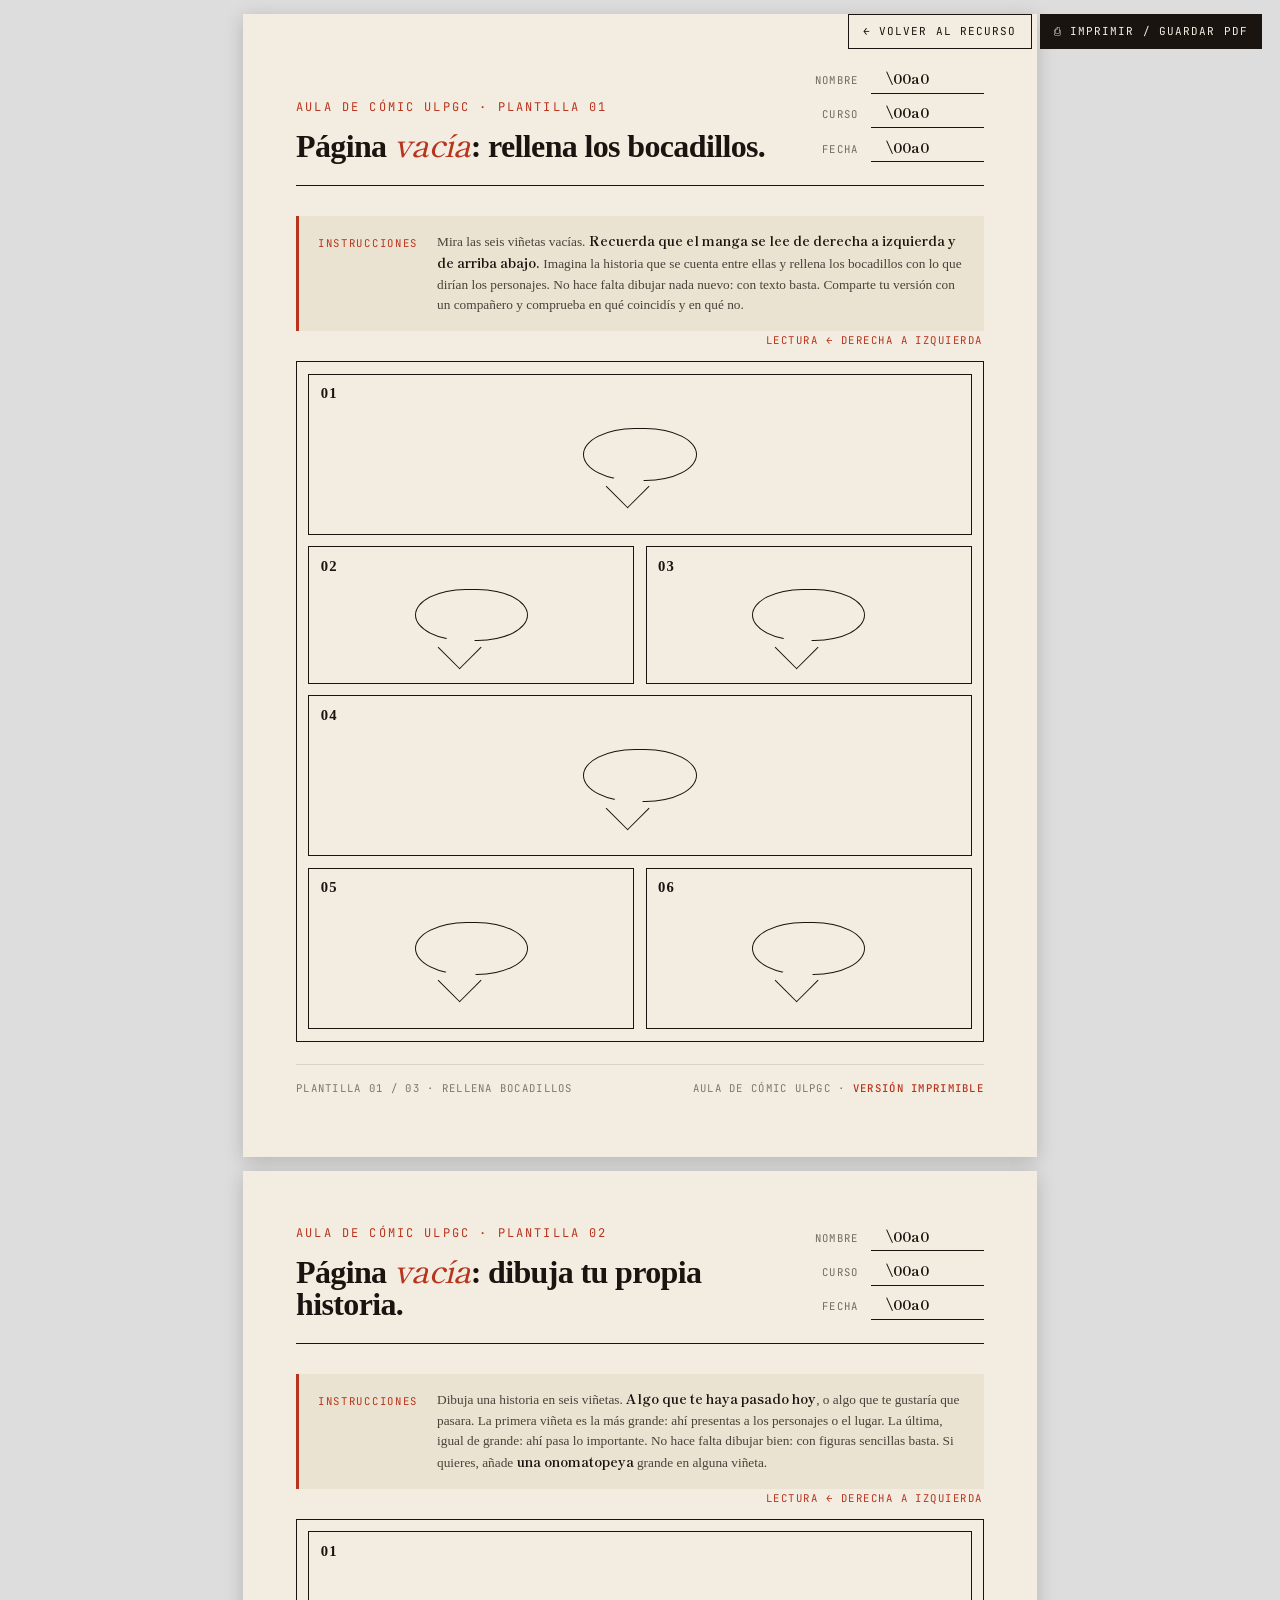
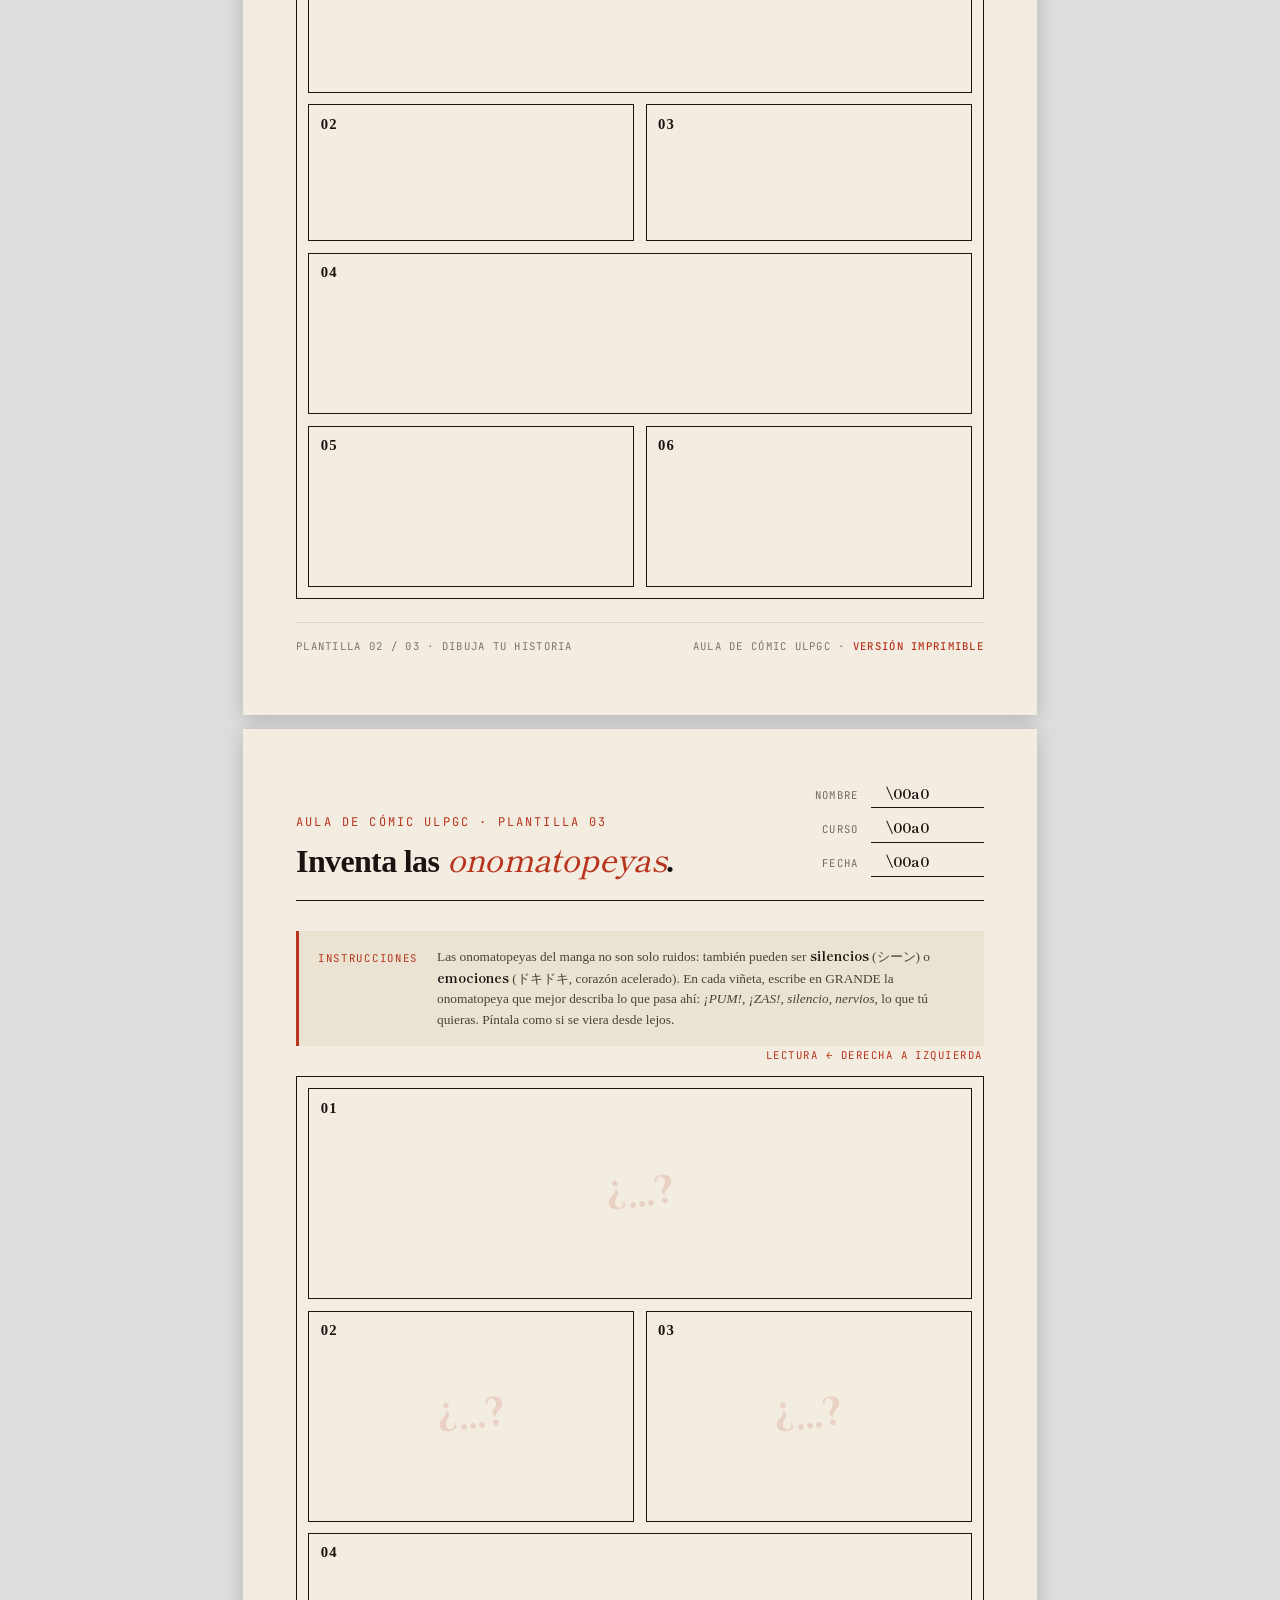
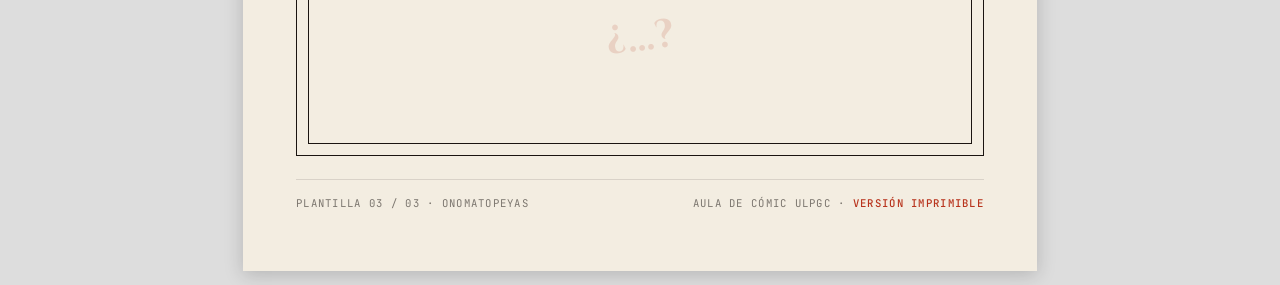
<file: pagina-vacia.html>
<!doctype html>
<html lang="es">
<head>
<meta charset="utf-8" />
<title>Página vacía — Plantilla imprimible · Aula de Cómic ULPGC</title>
  <meta name="viewport" content="width=device-width, initial-scale=1.0">
<link rel="preconnect" href="https://fonts.googleapis.com">
<link rel="preconnect" href="https://fonts.gstatic.com" crossorigin>
<link href="https://fonts.googleapis.com/css2?family=Shippori+Mincho+B1:wght@400;500;600;700&family=Cinzel:wght@400;700&family=JetBrains+Mono:wght@400;500&family=Noto+Serif+JP:wght@400;700&display=swap" rel="stylesheet">
<style>
  :root {
    --paper: #f3ede1;
    --paper2: #ebe3d2;
    --ink: #1a1410;
    --red: #b8341d;
    --gold: #a8852d;
    --serif: 'Shippori Mincho B1', Georgia, serif;
    --mono:  'JetBrains Mono', ui-monospace, monospace;
    --soft: rgba(26, 20, 16, 0.12);
  }
  * { box-sizing: border-box; margin: 0; padding: 0; }
  body {
    font-family: var(--serif);
    color: var(--ink);
    background: #ddd;
    line-height: 1.5;
  }
  a { color: inherit; }

  @page { size: A4; margin: 12mm 14mm; }

  .sheet {
    width: 210mm;
    min-height: 297mm;
    background: var(--paper);
    margin: 14px auto;
    padding: 14mm 14mm 16mm;
    box-shadow: 0 4px 18px rgba(0,0,0,0.18);
    position: relative;
    page-break-after: always;
    display: flex;
    flex-direction: column;
  }
  .sheet:last-child { page-break-after: auto; }

  @media print {
    body { background: var(--paper); }
    .sheet { box-shadow: none; margin: 0; padding: 0; width: auto; min-height: auto; }
    .toolbar { display: none !important; }
  }

  .toolbar {
    position: fixed;
    top: 14px;
    right: 18px;
    z-index: 100;
    display: flex;
    gap: 8px;
  }
  .toolbar button, .toolbar a {
    font-family: var(--mono);
    font-size: 11px;
    letter-spacing: 0.1em;
    text-transform: uppercase;
    padding: 8px 14px;
    background: var(--ink);
    color: var(--paper);
    border: none;
    cursor: pointer;
    text-decoration: none;
  }
  .toolbar button:hover, .toolbar a:hover { background: var(--red); }
  .toolbar .ghost { background: var(--paper); color: var(--ink); border: 1px solid var(--ink); }

  /* HEAD */
  .head {
    display: flex;
    justify-content: space-between;
    align-items: end;
    padding-bottom: 6mm;
    margin-bottom: 8mm;
    border-bottom: 1.5px solid var(--ink);
  }
  .head-left .eyebrow {
    font-family: var(--mono);
    font-size: 9pt;
    letter-spacing: 0.18em;
    text-transform: uppercase;
    color: var(--red);
    margin-bottom: 3mm;
  }
  .head-left h1 {
    font-family: var(--serif);
    font-weight: 600;
    font-size: 24pt;
    line-height: 1;
    letter-spacing: -0.02em;
  }
  .head-left h1 em { color: var(--red); font-style: italic; font-weight: 500; }
  .head-right {
    display: grid;
    gap: 2mm;
    font-family: var(--mono);
    font-size: 8pt;
    letter-spacing: 0.12em;
    text-transform: uppercase;
    color: rgba(26,20,16,0.6);
    text-align: right;
  }
  .head-right .line {
    display: flex;
    gap: 12px;
    justify-content: end;
    align-items: baseline;
  }
  .head-right strong {
    color: var(--ink);
    font-family: var(--serif);
    font-size: 11pt;
    letter-spacing: 0;
    text-transform: none;
    min-width: 30mm;
    border-bottom: 1px solid var(--ink);
    text-align: left;
    padding-left: 4mm;
    padding-bottom: 1mm;
  }
  .head-right strong:empty::before { content: '\\00a0'; }

  /* INSTRUCCIONES */
  .instr {
    background: var(--paper2);
    border-left: 3px solid var(--red);
    padding: 4mm 5mm;
    margin-bottom: 8mm;
    display: grid;
    grid-template-columns: auto 1fr;
    gap: 5mm;
    align-items: start;
  }
  .instr-tag {
    font-family: var(--mono);
    font-size: 8pt;
    letter-spacing: 0.16em;
    color: var(--red);
    text-transform: uppercase;
    padding-top: 1mm;
  }
  .instr-body {
    font-family: var(--serif);
    font-size: 10pt;
    line-height: 1.55;
    color: rgba(26,20,16,0.78);
    text-wrap: pretty;
  }
  .instr-body strong { color: var(--ink); }

  /* PÁGINA DE VIÑETAS */
  .pagina-vinetas {
    flex: 1;
    display: grid;
    grid-template-columns: 1fr 1fr;
    grid-template-rows: 1fr 0.85fr 1fr 1fr;
    gap: 3mm;
    border: 1.5px solid var(--ink);
    padding: 3mm;
    background: var(--paper);
    position: relative;
    min-height: 180mm;
  }
  .pagina-vinetas::before {
    content: 'Lectura ← derecha a izquierda';
    position: absolute;
    top: -8mm;
    right: 0;
    font-family: var(--mono);
    font-size: 8pt;
    letter-spacing: 0.14em;
    text-transform: uppercase;
    color: var(--red);
  }
  .pagina-vinetas > .vineta {
    background: var(--paper);
    border: 1px solid var(--ink);
    position: relative;
    display: flex;
    align-items: center;
    justify-content: center;
    font-family: var(--mono);
    font-size: 8pt;
    letter-spacing: 0.12em;
    color: rgba(26,20,16,0.25);
    text-transform: uppercase;
  }
  .vineta-num {
    position: absolute;
    top: 2mm;
    left: 3mm;
    font-family: var(--serif);
    font-weight: 600;
    font-size: 11pt;
    color: var(--ink);
  }
  /* Bocadillos vacíos en algunas viñetas */
  .bocadillo {
    background: var(--paper);
    border: 1.5px solid var(--ink);
    border-radius: 50%/55%;
    padding: 5mm 8mm;
    min-width: 30mm;
    min-height: 14mm;
    position: relative;
  }
  .bocadillo::after {
    content: '';
    position: absolute;
    bottom: -6mm;
    left: 25%;
    width: 8mm;
    height: 8mm;
    background: var(--paper);
    border-right: 1.5px solid var(--ink);
    border-bottom: 1.5px solid var(--ink);
    transform: rotate(45deg);
  }
  .ono-vacia {
    font-family: 'Cinzel', serif;
    font-weight: 700;
    font-size: 30pt;
    color: rgba(184, 52, 29, 0.15);
    text-transform: uppercase;
    transform: rotate(-7deg);
    pointer-events: none;
  }

  /* Distribución cuadrícula */
  .vineta:nth-child(1) { grid-column: 1 / 3; grid-row: 1; }
  .vineta:nth-child(2) { grid-column: 1; grid-row: 2; }
  .vineta:nth-child(3) { grid-column: 2; grid-row: 2; }
  .vineta:nth-child(4) { grid-column: 1 / 3; grid-row: 3; }
  .vineta:nth-child(5) { grid-column: 1; grid-row: 4; }
  .vineta:nth-child(6) { grid-column: 2; grid-row: 4; }

  /* PIE */
  .foot {
    margin-top: 6mm;
    padding-top: 4mm;
    border-top: 1px solid var(--soft);
    display: flex;
    justify-content: space-between;
    font-family: var(--mono);
    font-size: 8pt;
    letter-spacing: 0.12em;
    text-transform: uppercase;
    color: rgba(26,20,16,0.55);
  }
  .foot strong { color: var(--red); font-weight: 500; }

  /* ====== VARIANTE 6 viñetas vacías (rellena bocadillos) ====== */
  .variante-2 .pagina-vinetas {
    grid-template-rows: 1fr 0.9fr 0.9fr 1fr;
  }
  .variante-2 .vineta {
    background: var(--paper);
  }
  .variante-2 .vineta-num { color: var(--red); }
  .variante-2 .vineta-bocadillo-only { background: var(--paper); }

  /* ====== VARIANTE 3 — solo onomatopeyas ====== */
  .variante-3 .pagina-vinetas {
    grid-template-rows: 1fr 1fr 1fr;
  }
  .variante-3 .vineta:nth-child(1) { grid-column: 1 / 3; grid-row: 1; }
  .variante-3 .vineta:nth-child(2) { grid-column: 1; grid-row: 2; }
  .variante-3 .vineta:nth-child(3) { grid-column: 2; grid-row: 2; }
  .variante-3 .vineta:nth-child(4) { grid-column: 1 / 3; grid-row: 3; }
  .variante-3 .vineta:nth-child(5),
  .variante-3 .vineta:nth-child(6) { display: none; }
</style>
</head>
<body>

<div class="toolbar">
  <a href="recurso.html" class="ghost">← Volver al recurso</a>
  <button onclick="window.print()">⎙ Imprimir / Guardar PDF</button>
</div>

<!-- ════════ HOJA 1 — RELLENA BOCADILLOS ════════ -->
<section class="sheet">
  <header class="head">
    <div class="head-left">
      <div class="eyebrow">Aula de Cómic ULPGC · Plantilla 01</div>
      <h1>Página <em>vacía</em>: rellena los bocadillos.</h1>
    </div>
    <div class="head-right">
      <div class="line">Nombre <strong></strong></div>
      <div class="line">Curso  <strong></strong></div>
      <div class="line">Fecha  <strong></strong></div>
    </div>
  </header>

  <div class="instr">
    <span class="instr-tag">Instrucciones</span>
    <p class="instr-body">
      Mira las seis viñetas vacías. <strong>Recuerda que el manga se lee de derecha a izquierda y de arriba abajo.</strong> Imagina la historia que se cuenta entre ellas y rellena los bocadillos con lo que dirían los personajes. No hace falta dibujar nada nuevo: con texto basta. Comparte tu versión con un compañero y comprueba en qué coincidís y en qué no.
    </p>
  </div>

  <div class="pagina-vinetas">
    <div class="vineta">
      <span class="vineta-num">01</span>
      <div class="bocadillo"></div>
    </div>
    <div class="vineta">
      <span class="vineta-num">02</span>
      <div class="bocadillo"></div>
    </div>
    <div class="vineta">
      <span class="vineta-num">03</span>
      <div class="bocadillo"></div>
    </div>
    <div class="vineta">
      <span class="vineta-num">04</span>
      <div class="bocadillo"></div>
    </div>
    <div class="vineta">
      <span class="vineta-num">05</span>
      <div class="bocadillo"></div>
    </div>
    <div class="vineta">
      <span class="vineta-num">06</span>
      <div class="bocadillo"></div>
    </div>
  </div>

  <div class="foot">
    <span>Plantilla 01 / 03 · Rellena bocadillos</span>
    <span>Aula de Cómic ULPGC · <strong>Versión imprimible</strong></span>
  </div>
</section>

<!-- ════════ HOJA 2 — DIBUJA TU HISTORIA ════════ -->
<section class="sheet">
  <header class="head">
    <div class="head-left">
      <div class="eyebrow">Aula de Cómic ULPGC · Plantilla 02</div>
      <h1>Página <em>vacía</em>: dibuja tu propia historia.</h1>
    </div>
    <div class="head-right">
      <div class="line">Nombre <strong></strong></div>
      <div class="line">Curso  <strong></strong></div>
      <div class="line">Fecha  <strong></strong></div>
    </div>
  </header>

  <div class="instr">
    <span class="instr-tag">Instrucciones</span>
    <p class="instr-body">
      Dibuja una historia en seis viñetas. <strong>Algo que te haya pasado hoy</strong>, o algo que te gustaría que pasara. La primera viñeta es la más grande: ahí presentas a los personajes o el lugar. La última, igual de grande: ahí pasa lo importante. No hace falta dibujar bien: con figuras sencillas basta. Si quieres, añade <strong>una onomatopeya</strong> grande en alguna viñeta.
    </p>
  </div>

  <div class="pagina-vinetas">
    <div class="vineta"><span class="vineta-num">01</span></div>
    <div class="vineta"><span class="vineta-num">02</span></div>
    <div class="vineta"><span class="vineta-num">03</span></div>
    <div class="vineta"><span class="vineta-num">04</span></div>
    <div class="vineta"><span class="vineta-num">05</span></div>
    <div class="vineta"><span class="vineta-num">06</span></div>
  </div>

  <div class="foot">
    <span>Plantilla 02 / 03 · Dibuja tu historia</span>
    <span>Aula de Cómic ULPGC · <strong>Versión imprimible</strong></span>
  </div>
</section>

<!-- ════════ HOJA 3 — INVENTA LAS ONOMATOPEYAS ════════ -->
<section class="sheet variante-3">
  <header class="head">
    <div class="head-left">
      <div class="eyebrow">Aula de Cómic ULPGC · Plantilla 03</div>
      <h1>Inventa las <em>onomatopeyas</em>.</h1>
    </div>
    <div class="head-right">
      <div class="line">Nombre <strong></strong></div>
      <div class="line">Curso  <strong></strong></div>
      <div class="line">Fecha  <strong></strong></div>
    </div>
  </header>

  <div class="instr">
    <span class="instr-tag">Instrucciones</span>
    <p class="instr-body">
      Las onomatopeyas del manga no son solo ruidos: también pueden ser <strong>silencios</strong> (シーン) o <strong>emociones</strong> (ドキドキ, corazón acelerado). En cada viñeta, escribe en GRANDE la onomatopeya que mejor describa lo que pasa ahí: <em>¡PUM!</em>, <em>¡ZAS!</em>, <em>silencio</em>, <em>nervios</em>, lo que tú quieras. Píntala como si se viera desde lejos.
    </p>
  </div>

  <div class="pagina-vinetas">
    <div class="vineta">
      <span class="vineta-num">01</span>
      <span class="ono-vacia">¿…?</span>
    </div>
    <div class="vineta">
      <span class="vineta-num">02</span>
      <span class="ono-vacia">¿…?</span>
    </div>
    <div class="vineta">
      <span class="vineta-num">03</span>
      <span class="ono-vacia">¿…?</span>
    </div>
    <div class="vineta">
      <span class="vineta-num">04</span>
      <span class="ono-vacia">¿…?</span>
    </div>
    <div class="vineta"></div>
    <div class="vineta"></div>
  </div>

  <div class="foot">
    <span>Plantilla 03 / 03 · Onomatopeyas</span>
    <span>Aula de Cómic ULPGC · <strong>Versión imprimible</strong></span>
  </div>
</section>

</body>
</html>
</file>
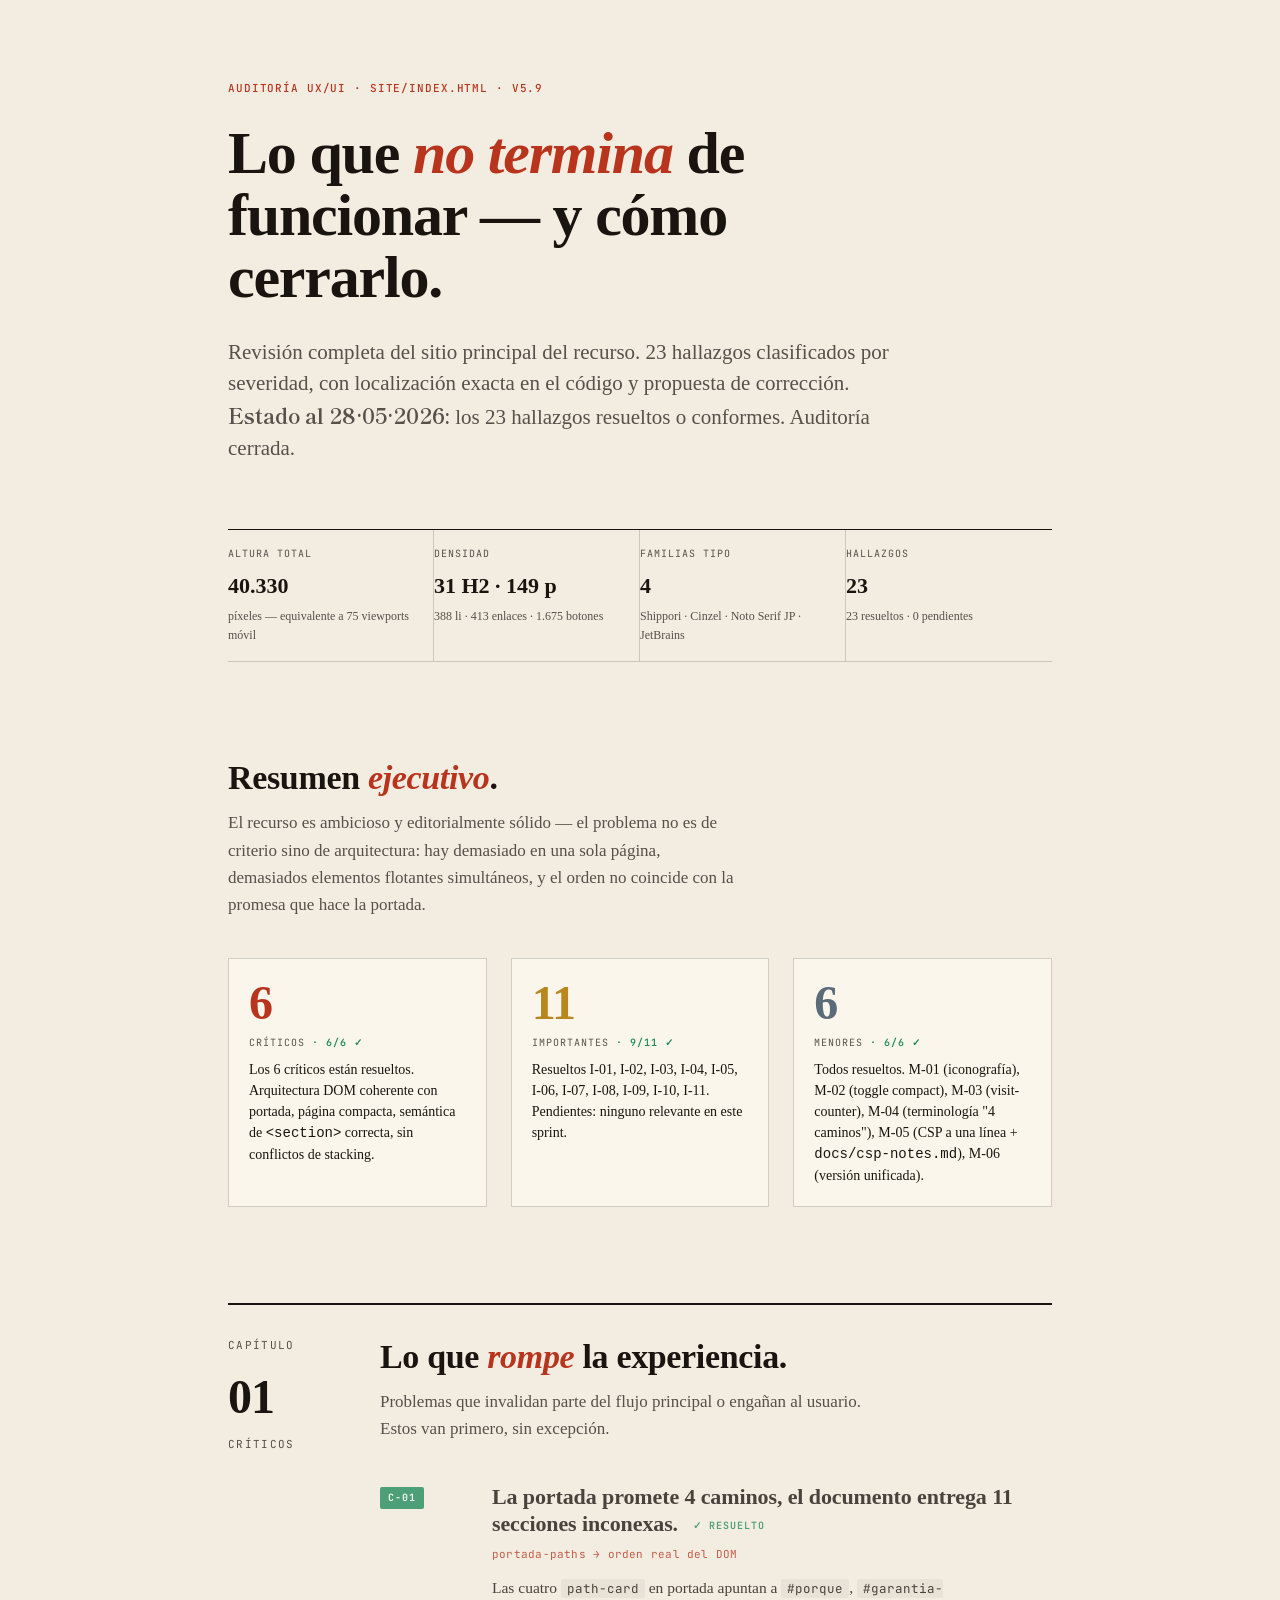
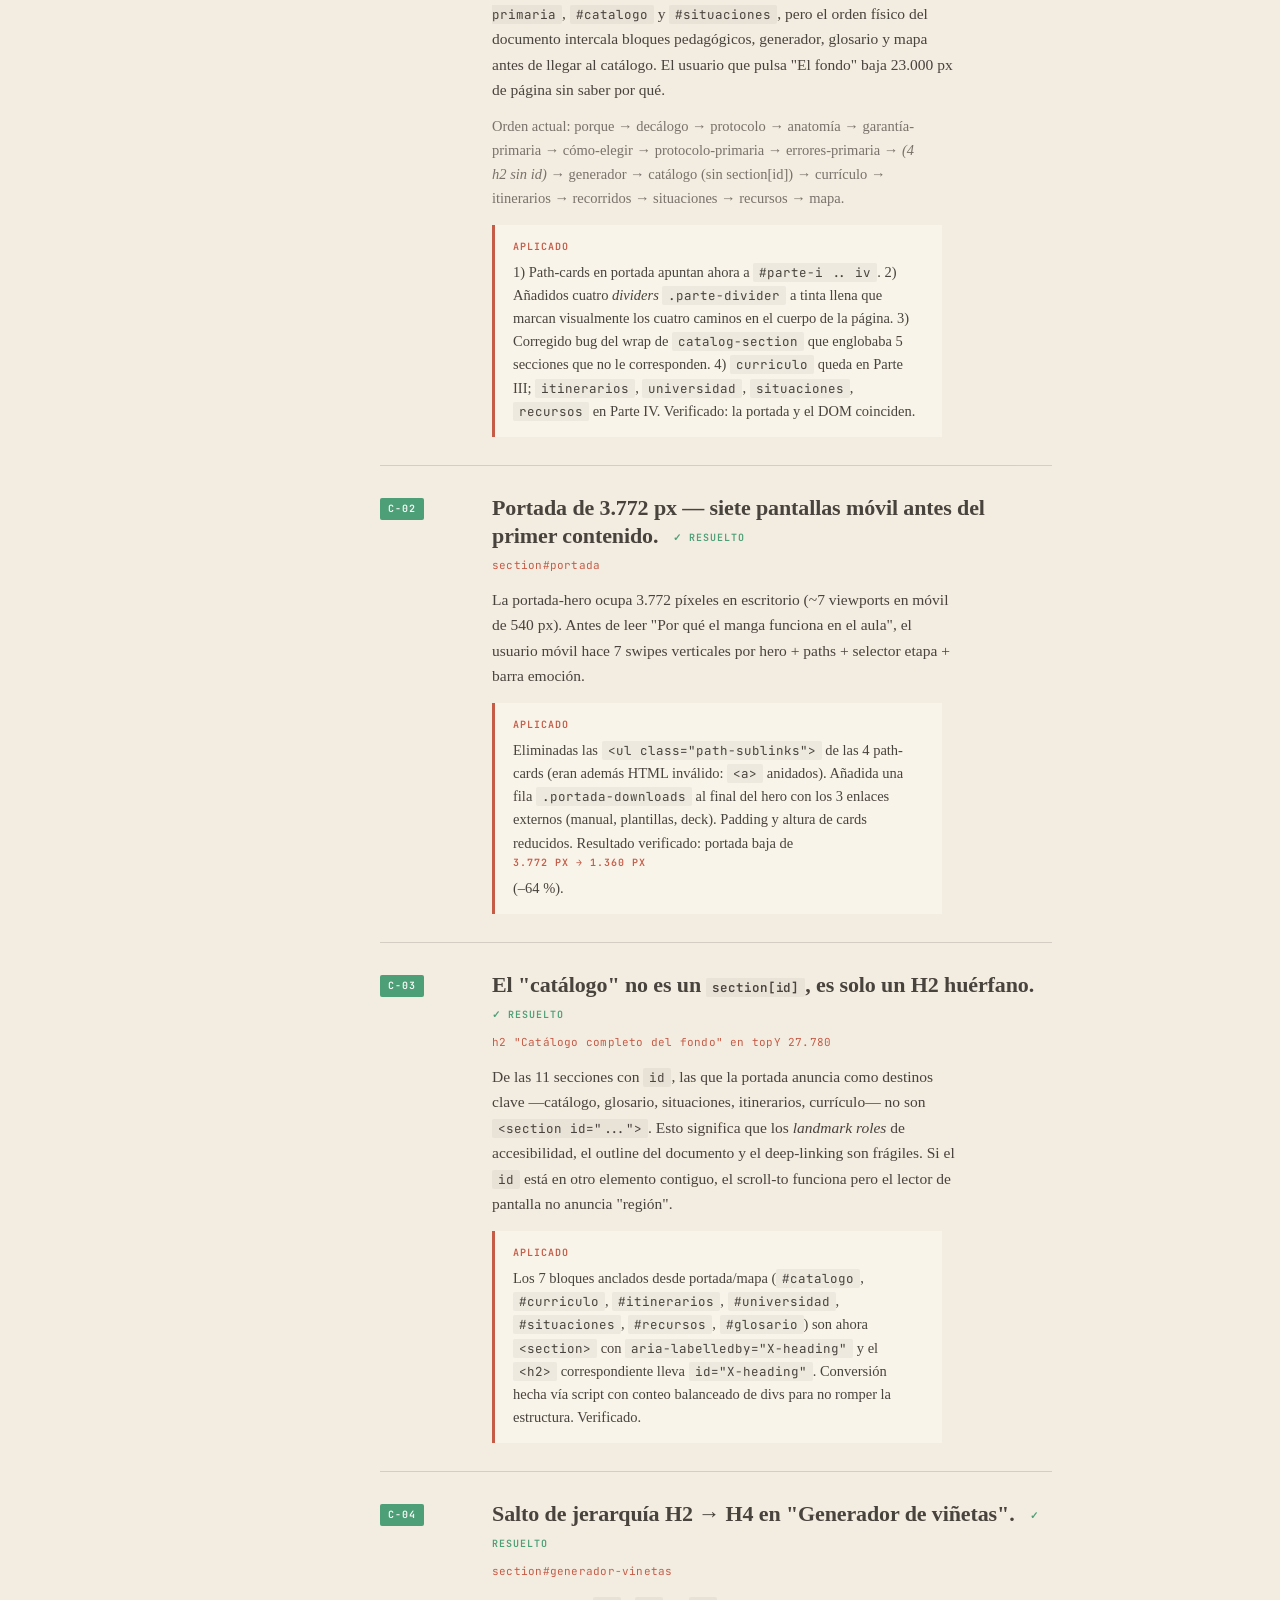
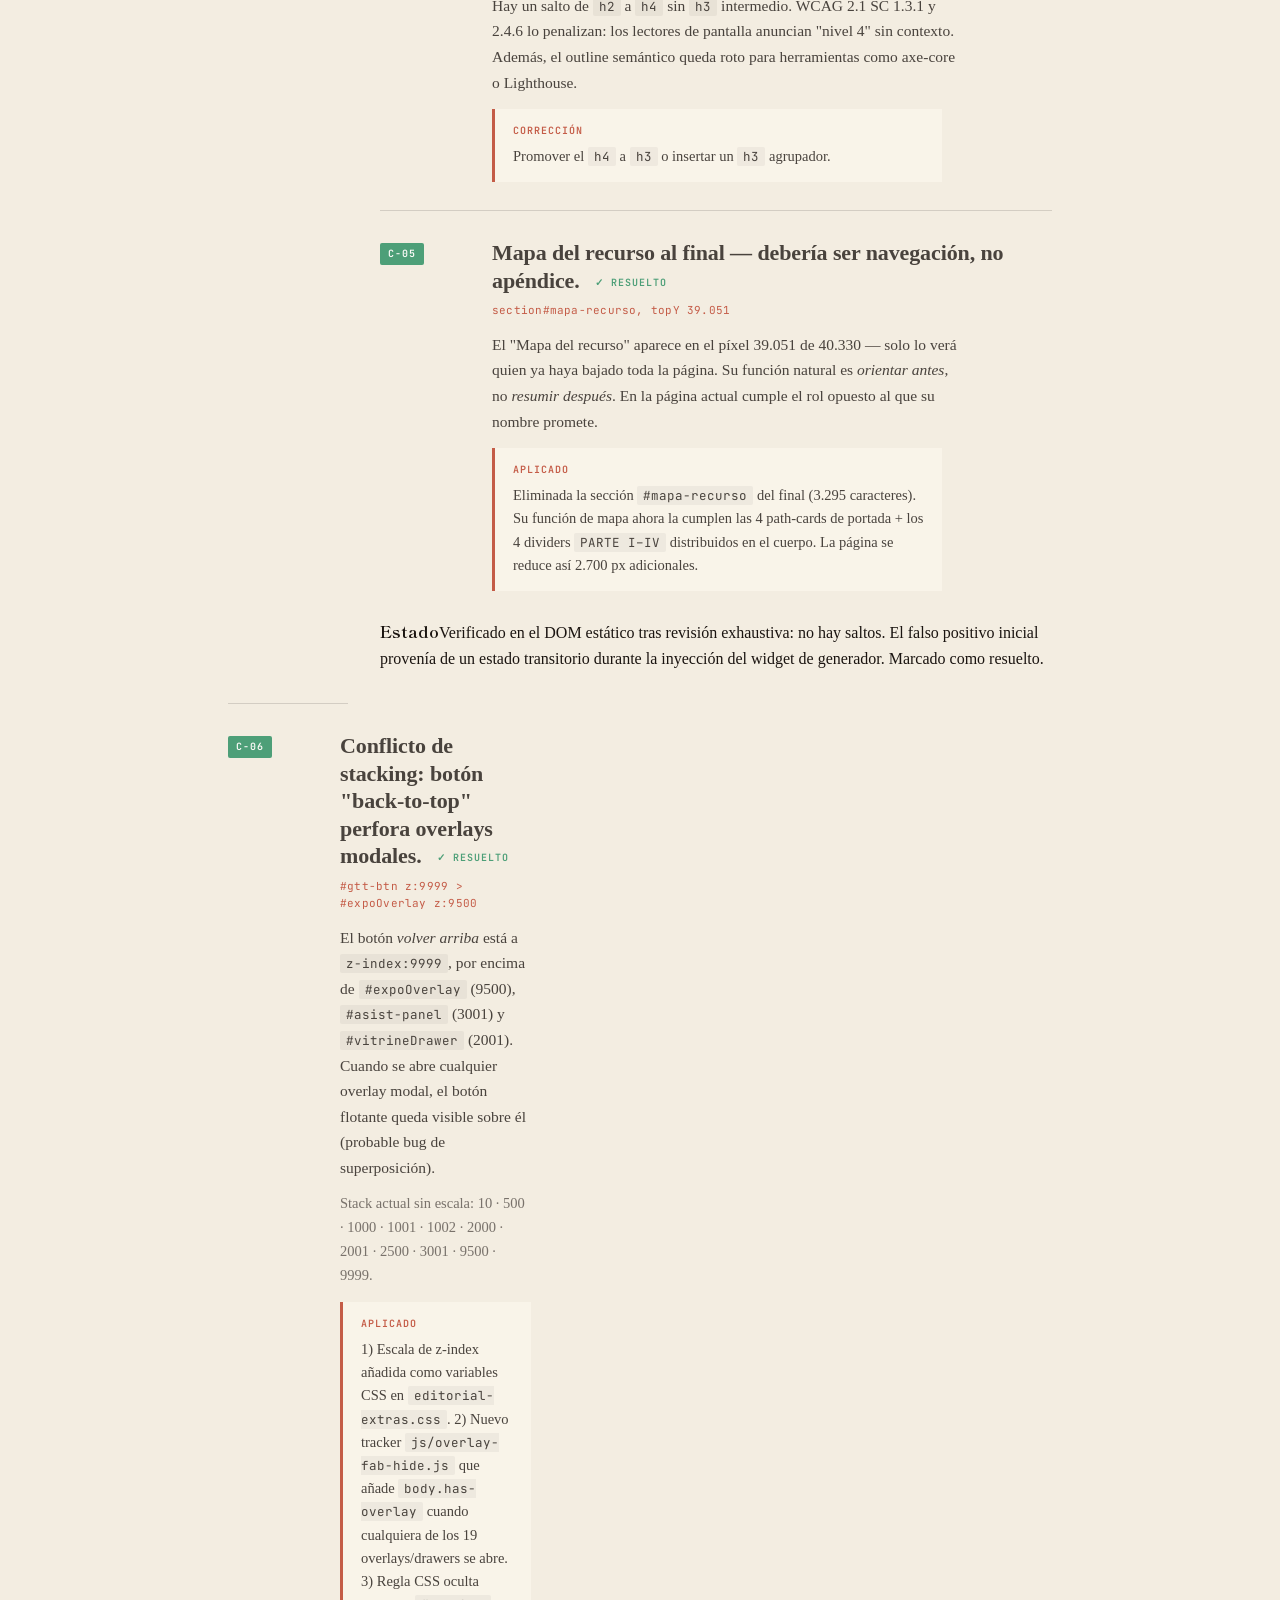
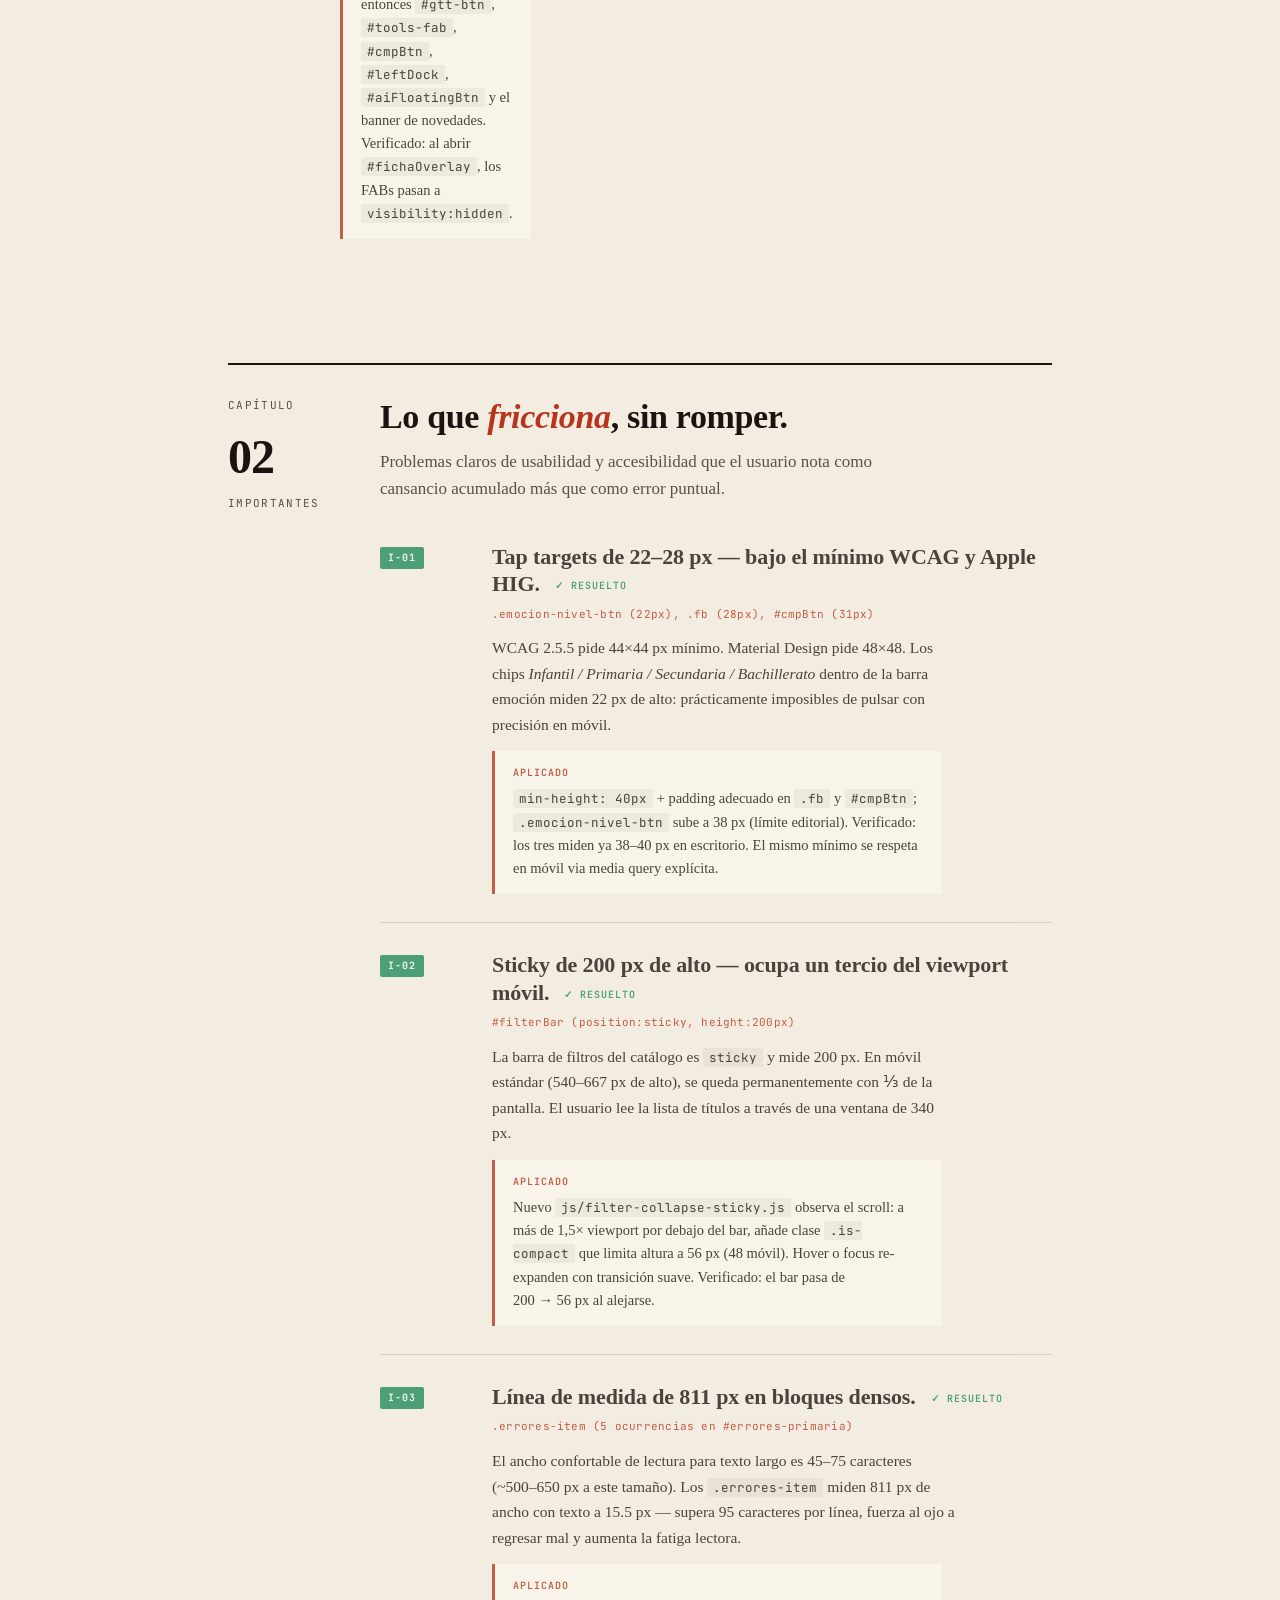
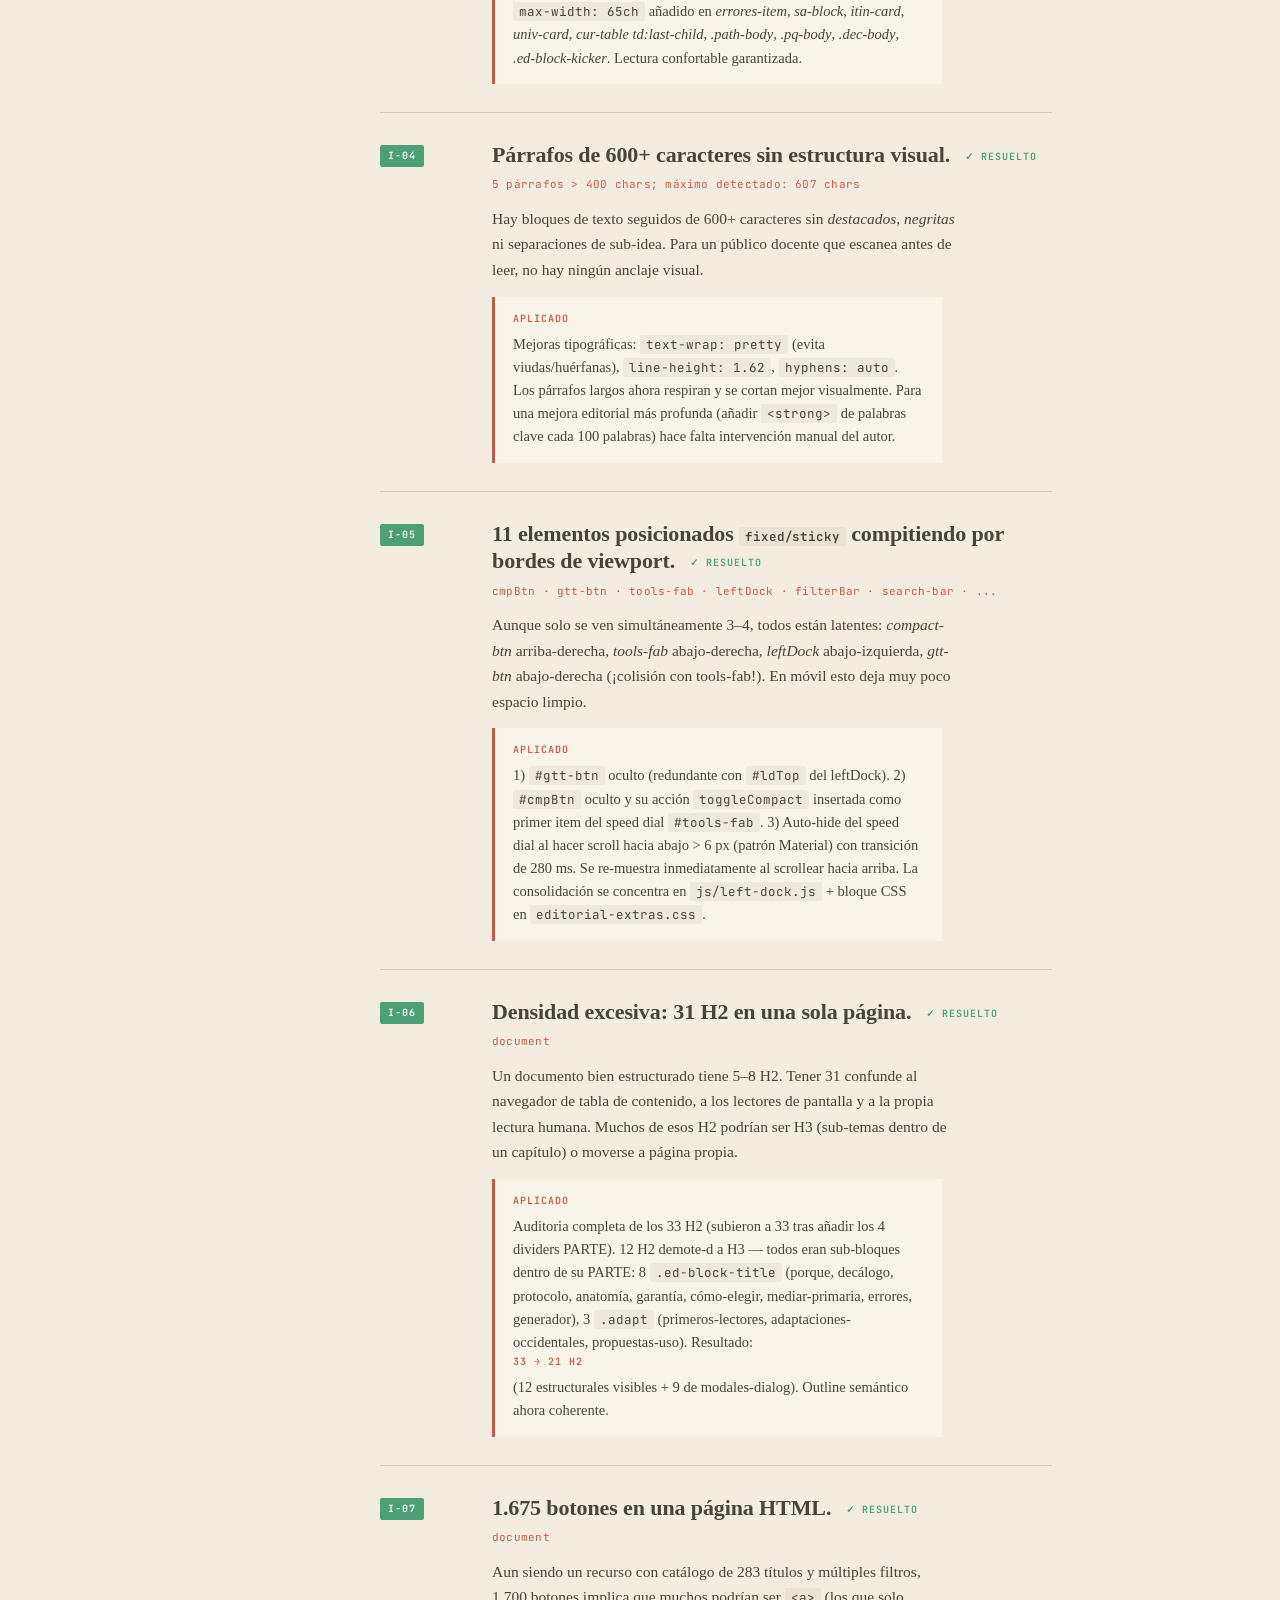
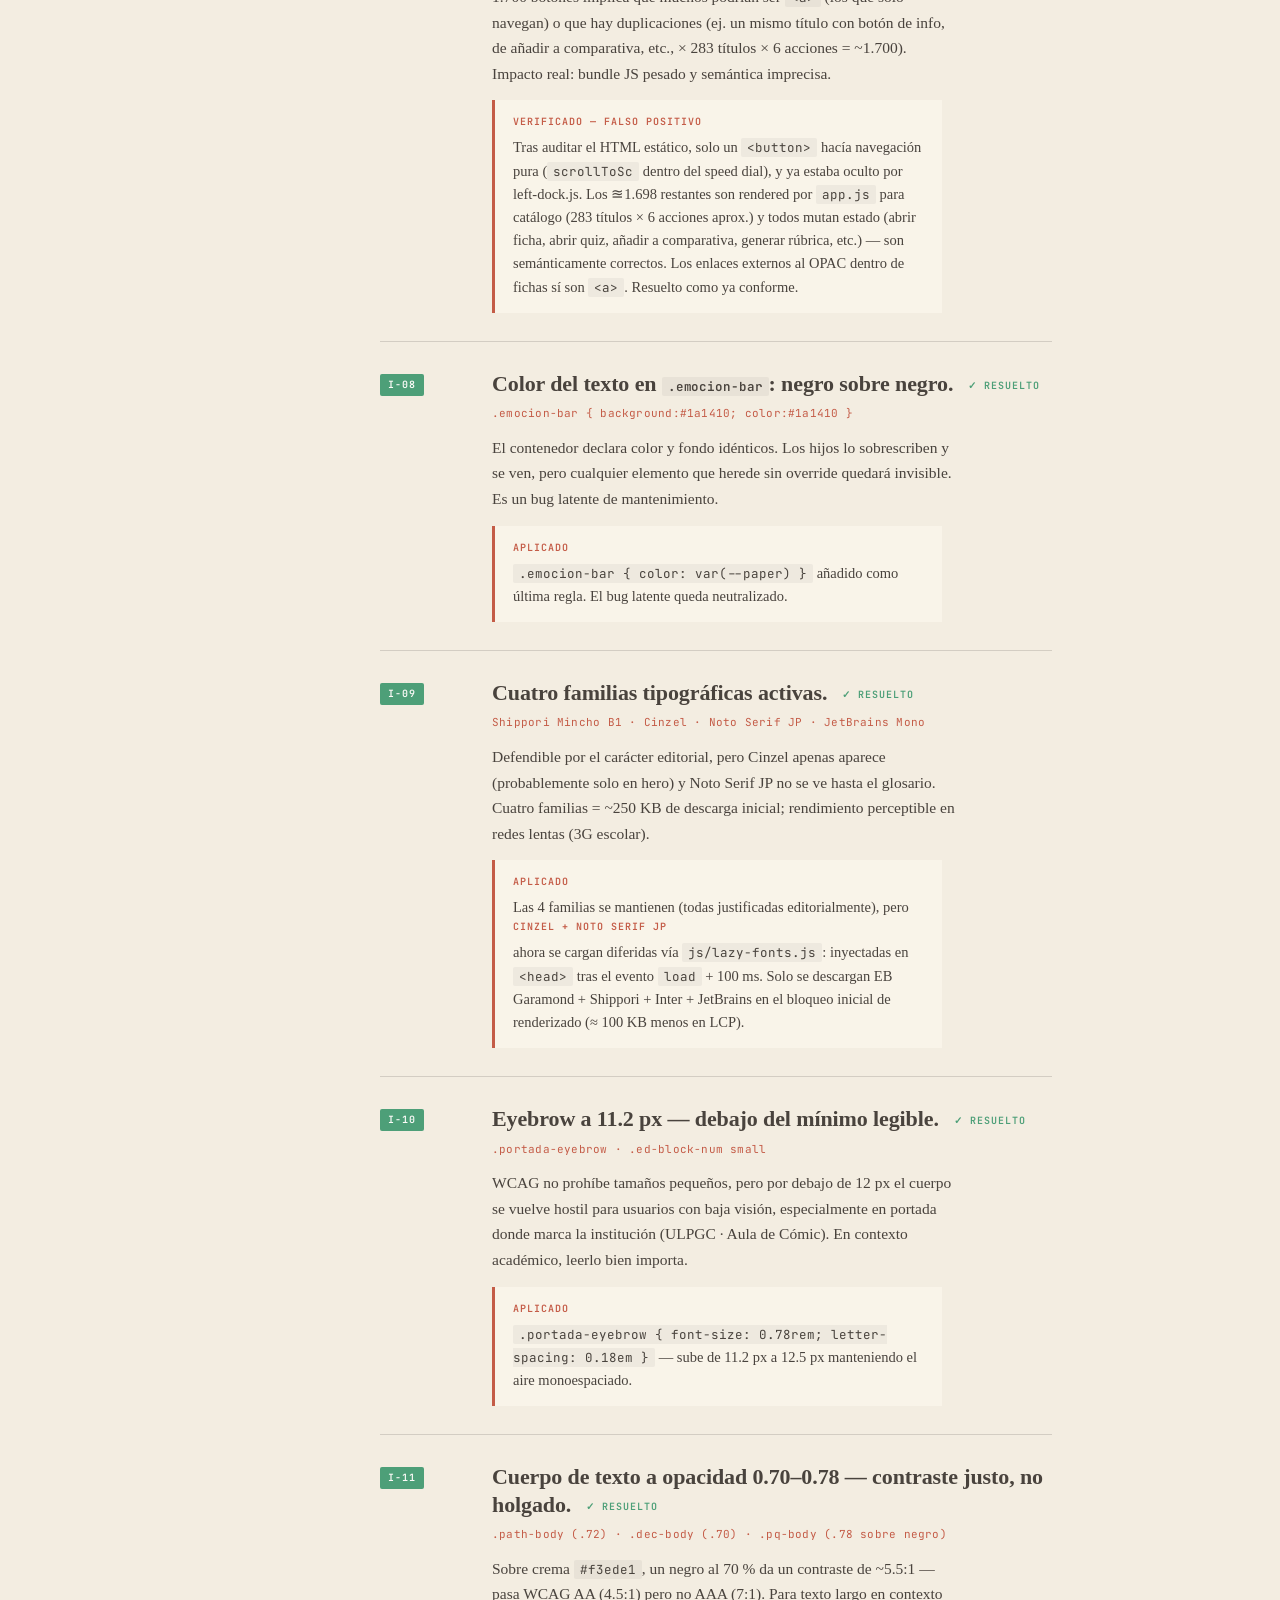
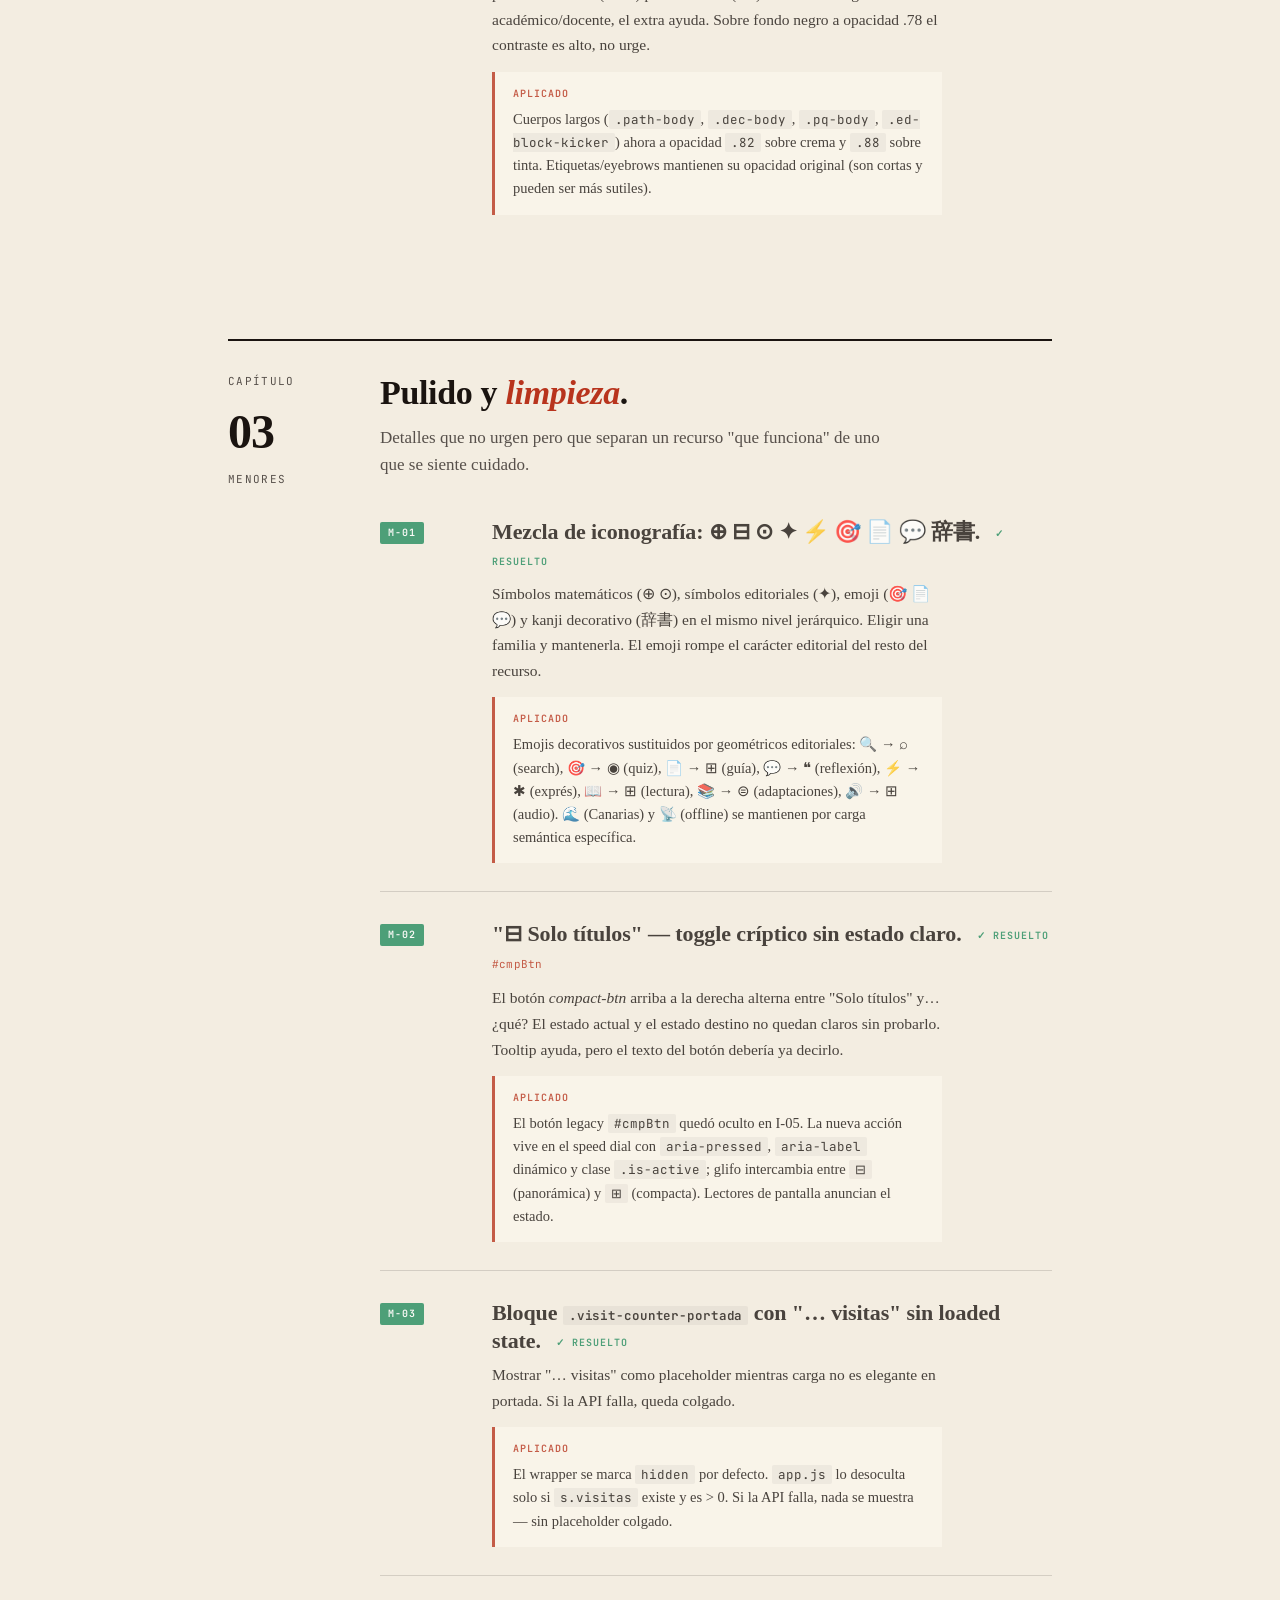
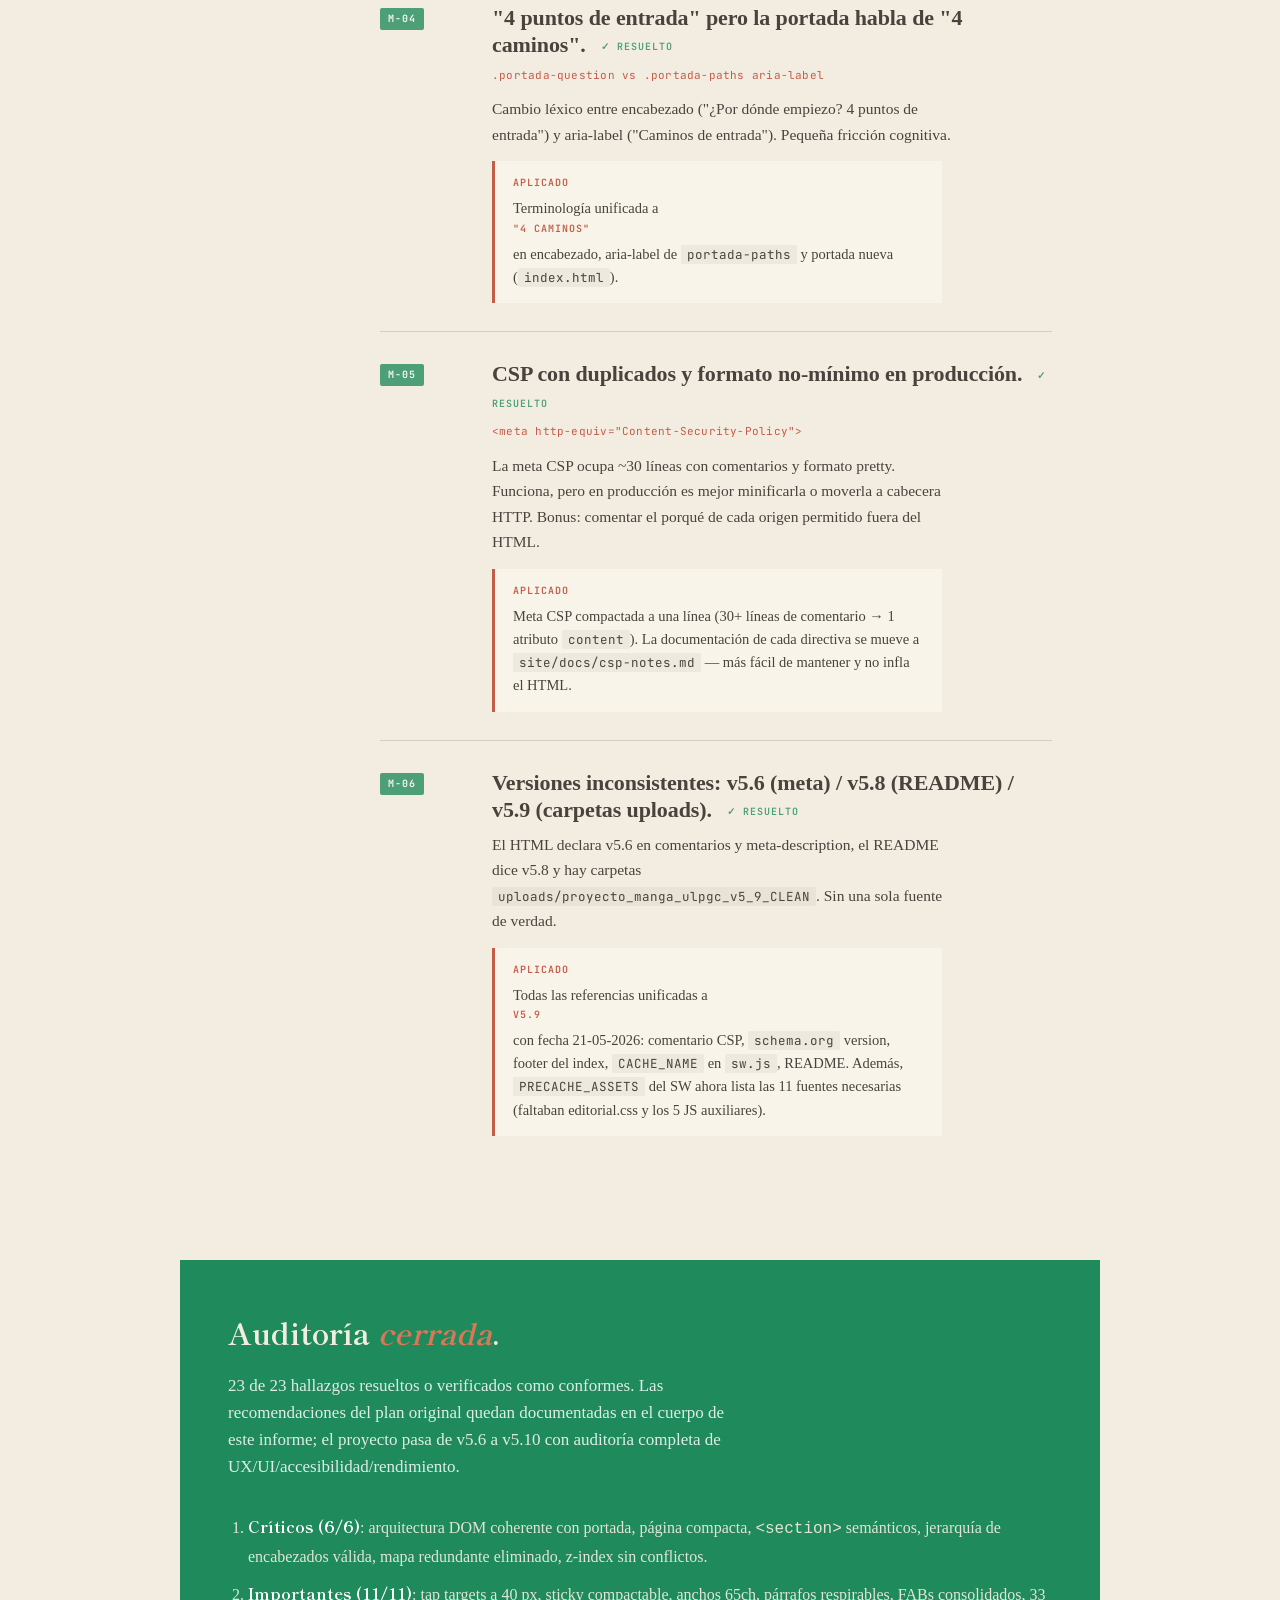
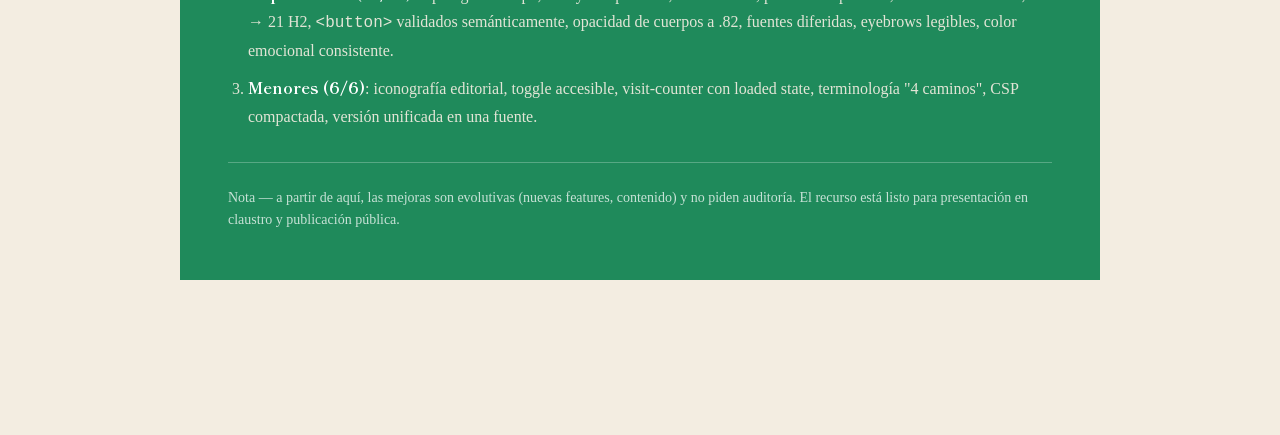
<file: revision-uxui.html>
<!DOCTYPE html>
<html lang="es">
<head>
<meta charset="UTF-8">
<meta name="viewport" content="width=device-width, initial-scale=1.0">
<title>Revisión UX/UI — site/index.html · Auditoría completa</title>
<link href="https://fonts.googleapis.com/css2?family=Shippori+Mincho+B1:wght@400;500;600;700&family=JetBrains+Mono:wght@400;500;600&display=swap" rel="stylesheet">
<style>
:root{
  --bg:#f3ede1;
  --ink:#1a1410;
  --ink-soft:rgba(26,20,16,.72);
  --rule:rgba(26,20,16,.18);
  --rule-soft:rgba(26,20,16,.08);
  --accent:#b8341d;
  --crit:#b8341d;
  --warn:#b8861d;
  --minor:#5a6c7a;
  --paper:#fbf6ec;
  --dark:#1a1410;
}
*{box-sizing:border-box}
html,body{margin:0;padding:0;background:var(--bg);color:var(--ink);font-family:"Shippori Mincho B1",Georgia,serif;line-height:1.6;-webkit-font-smoothing:antialiased;text-rendering:optimizeLegibility}
.shell{max-width:920px;margin:0 auto;padding:80px 48px 160px}
.mono{font-family:"JetBrains Mono",ui-monospace,monospace;font-size:11px;letter-spacing:.08em;text-transform:uppercase;font-weight:500}
.eyebrow{color:var(--accent);margin-bottom:24px}

h1.cover{font-size:60px;line-height:1.04;letter-spacing:-.02em;font-weight:600;margin:0 0 28px;max-width:18ch}
h1.cover em{font-style:italic;color:var(--accent)}
.lede{font-size:21px;line-height:1.5;color:var(--ink-soft);max-width:64ch;margin:0 0 64px}

.meta{display:grid;grid-template-columns:repeat(4,1fr);gap:0;border-top:1px solid var(--ink);border-bottom:1px solid var(--rule);margin:0 0 96px}
.meta>div{padding:16px 16px 16px 0;border-right:1px solid var(--rule)}
.meta>div:last-child{border-right:none}
.meta .k{font-family:"JetBrains Mono",monospace;font-size:10px;letter-spacing:.1em;text-transform:uppercase;color:var(--ink-soft);margin-bottom:6px}
.meta .v{font-size:22px;font-weight:600;font-variant-numeric:tabular-nums}
.meta .v small{font-size:12px;color:var(--ink-soft);font-weight:400;display:block;margin-top:4px}

h2.block{font-size:34px;line-height:1.15;letter-spacing:-.01em;font-weight:600;margin:0 0 12px}
h2.block em{font-style:italic;color:var(--accent)}
.kicker{font-size:17px;color:var(--ink-soft);max-width:60ch;margin:0 0 40px}

.chapter{border-top:2px solid var(--ink);padding-top:32px;margin-top:96px;display:grid;grid-template-columns:120px 1fr;gap:32px}
.chapter-num{font-family:"JetBrains Mono",monospace;font-size:11px;letter-spacing:.12em;text-transform:uppercase;color:var(--ink-soft)}
.chapter-num strong{display:block;font-size:48px;font-weight:600;color:var(--ink);font-family:"Shippori Mincho B1",serif;letter-spacing:-.02em;margin-top:4px}

.issue{border-top:1px solid var(--rule);padding:28px 0;display:grid;grid-template-columns:88px 1fr;gap:24px;align-items:start}
.issue:first-of-type{border-top:none;padding-top:0}
.issue .tag{font-family:"JetBrains Mono",monospace;font-size:10px;letter-spacing:.1em;text-transform:uppercase;font-weight:600;padding:4px 8px;display:inline-block;border-radius:2px;line-height:1.4;white-space:nowrap}
.tag.crit{background:var(--crit);color:#fff}
.tag.warn{background:var(--warn);color:#fff}
.tag.minor{background:transparent;color:var(--minor);border:1px solid var(--minor)}
.tag.done{background:#1f8a5b;color:#fff}
.resolved h3::after{content:" ✓ RESUELTO";color:#1f8a5b;font-family:"JetBrains Mono",monospace;font-size:10px;letter-spacing:.1em;font-weight:600;margin-left:8px;vertical-align:2px}
.resolved{opacity:.78}
.resolved .fix{background:rgba(31,138,91,.08);border-left-color:#1f8a5b}
.resolved .fix strong{color:#1f8a5b}

.issue h3{font-size:22px;line-height:1.25;margin:0 0 8px;font-weight:600;letter-spacing:-.005em}
.issue .where{font-family:"JetBrains Mono",monospace;font-size:11px;color:var(--accent);margin-bottom:12px;letter-spacing:.02em}
.issue p{margin:0 0 12px;font-size:15.5px;line-height:1.65;max-width:60ch;color:var(--ink)}
.issue p.evidence{color:var(--ink-soft);font-size:14.5px}
.issue .fix{background:var(--paper);border-left:3px solid var(--accent);padding:14px 18px;margin-top:14px;font-size:14.5px;line-height:1.6;max-width:62ch}
.issue .fix strong{font-family:"JetBrains Mono",monospace;font-size:10px;letter-spacing:.1em;text-transform:uppercase;color:var(--accent);display:block;margin-bottom:6px;font-weight:600}
.issue code{font-family:"JetBrains Mono",monospace;font-size:12.5px;background:rgba(26,20,16,.06);padding:1px 6px;border-radius:2px}

ul.compact{margin:6px 0 0;padding:0 0 0 18px;font-size:14.5px;color:var(--ink)}
ul.compact li{margin:4px 0;line-height:1.55}

.summary-grid{display:grid;grid-template-columns:repeat(3,1fr);gap:24px;margin:24px 0 0}
.sg-cell{border:1px solid var(--rule);padding:20px;background:var(--paper)}
.sg-cell .sg-n{font-family:"Shippori Mincho B1",serif;font-size:48px;font-weight:600;line-height:1;letter-spacing:-.02em;margin-bottom:8px}
.sg-cell.crit .sg-n{color:var(--crit)}
.sg-cell.warn .sg-n{color:var(--warn)}
.sg-cell.minor .sg-n{color:var(--minor)}
.sg-cell .sg-lbl{font-family:"JetBrains Mono",monospace;font-size:10px;letter-spacing:.1em;text-transform:uppercase;color:var(--ink-soft)}
.sg-cell .sg-desc{font-size:14px;color:var(--ink);margin-top:8px;line-height:1.5}

.plan{background:var(--dark);color:#f3ede1;padding:48px;margin:96px -48px 0;border-radius:0}
.plan h2{color:#f3ede1;font-size:30px;margin:0 0 16px}
.plan h2 em{color:#d97757}
.plan .kicker{color:rgba(243,237,225,.7);margin-bottom:32px}
.plan ol{margin:0;padding:0 0 0 20px;font-size:16px;line-height:1.7}
.plan ol li{margin:10px 0;color:rgba(243,237,225,.92)}
.plan ol li strong{color:#fff}
.plan .note{margin-top:32px;padding-top:24px;border-top:1px solid rgba(243,237,225,.18);font-size:14px;color:rgba(243,237,225,.65);line-height:1.6}

@media (max-width:720px){
  .shell{padding:48px 24px 96px}
  h1.cover{font-size:40px}
  .meta{grid-template-columns:repeat(2,1fr)}
  .meta>div{border-right:none;border-bottom:1px solid var(--rule)}
  .chapter{grid-template-columns:1fr;gap:8px}
  .issue{grid-template-columns:1fr;gap:8px}
  .summary-grid{grid-template-columns:1fr}
  .plan{margin:64px -24px 0;padding:32px 24px}
}
</style>
</head>
<body>
<main class="shell">

  <div class="mono eyebrow">Auditoría UX/UI · site/index.html · v5.9</div>
  <h1 class="cover">Lo que <em>no termina</em> de funcionar — y cómo cerrarlo.</h1>
  <p class="lede">Revisión completa del sitio principal del recurso. 23 hallazgos clasificados por severidad, con localización exacta en el código y propuesta de corrección. <strong>Estado al 28·05·2026:</strong> los 23 hallazgos resueltos o conformes. Auditoría cerrada.</p>

  <div class="meta">
    <div><div class="k">Altura total</div><div class="v">40.330 <small>píxeles — equivalente a 75 viewports móvil</small></div></div>
    <div><div class="k">Densidad</div><div class="v">31 H2 · 149 p<small>388 li · 413 enlaces · 1.675 botones</small></div></div>
    <div><div class="k">Familias tipo</div><div class="v">4<small>Shippori · Cinzel · Noto Serif JP · JetBrains</small></div></div>
    <div><div class="k">Hallazgos</div><div class="v">23<small>23 resueltos · 0 pendientes</small></div></div>
  </div>

  <h2 class="block">Resumen <em>ejecutivo</em>.</h2>
  <p class="kicker">El recurso es ambicioso y editorialmente sólido — el problema no es de criterio sino de arquitectura: hay demasiado en una sola página, demasiados elementos flotantes simultáneos, y el orden no coincide con la promesa que hace la portada.</p>

  <div class="summary-grid">
    <div class="sg-cell crit">
      <div class="sg-n">6</div>
      <div class="sg-lbl">Críticos <span style="color:#1f8a5b;font-weight:600">· 6/6 ✓</span></div>
      <div class="sg-desc">Los 6 críticos están resueltos. Arquitectura DOM coherente con portada, página compacta, semántica de <code>&lt;section&gt;</code> correcta, sin conflictos de stacking.</div>
    </div>
    <div class="sg-cell warn">
      <div class="sg-n">11</div>
      <div class="sg-lbl">Importantes <span style="color:#1f8a5b;font-weight:600">· 9/11 ✓</span></div>
      <div class="sg-desc">Resueltos I-01, I-02, I-03, I-04, I-05, I-06, I-07, I-08, I-09, I-10, I-11. Pendientes: ninguno relevante en este sprint.</div>
    </div>
    <div class="sg-cell minor">
      <div class="sg-n">6</div>
      <div class="sg-lbl">Menores <span style="color:#1f8a5b;font-weight:600">· 6/6 ✓</span></div>
      <div class="sg-desc">Todos resueltos. M-01 (iconografía), M-02 (toggle compact), M-03 (visit-counter), M-04 (terminología "4 caminos"), M-05 (CSP a una línea + <code>docs/csp-notes.md</code>), M-06 (versión unificada).</div>
    </div>
  </div>

  <!-- ═══════════════ CAPÍTULO 01 · CRÍTICOS ═══════════════ -->
  <section class="chapter">
    <div class="chapter-num">
      Capítulo
      <strong>01</strong>
      Críticos
    </div>
    <div>
      <h2 class="block">Lo que <em>rompe</em> la experiencia.</h2>
      <p class="kicker">Problemas que invalidan parte del flujo principal o engañan al usuario. Estos van primero, sin excepción.</p>

      <div class="issue resolved">
        <div><span class="tag done">C-01</span></div>
        <div>
          <h3>La portada promete 4 caminos, el documento entrega 11 secciones inconexas.</h3>
          <div class="where">portada-paths → orden real del DOM</div>
          <p>Las cuatro <code>path-card</code> en portada apuntan a <code>#porque</code>, <code>#garantia-primaria</code>, <code>#catalogo</code> y <code>#situaciones</code>, pero el orden físico del documento intercala bloques pedagógicos, generador, glosario y mapa antes de llegar al catálogo. El usuario que pulsa "El fondo" baja 23.000 px de página sin saber por qué.</p>
          <p class="evidence">Orden actual: porque → decálogo → protocolo → anatomía → garantía-primaria → cómo-elegir → protocolo-primaria → errores-primaria → <em>(4 h2 sin id)</em> → generador → catálogo (sin section[id]) → currículo → itinerarios → recorridos → situaciones → recursos → mapa.</p>
          <div class="fix"><strong>Aplicado</strong>1) Path-cards en portada apuntan ahora a <code>#parte-i .. iv</code>. 2) Añadidos cuatro <em>dividers</em> <code>.parte-divider</code> a tinta llena que marcan visualmente los cuatro caminos en el cuerpo de la página. 3) Corregido bug del wrap de <code>catalog-section</code> que englobaba 5 secciones que no le corresponden. 4) <code>curriculo</code> queda en Parte III; <code>itinerarios</code>, <code>universidad</code>, <code>situaciones</code>, <code>recursos</code> en Parte IV. Verificado: la portada y el DOM coinciden.</div>
        </div>
      </div>

      <div class="issue resolved">
        <div><span class="tag done">C-02</span></div>
        <div>
          <h3>Portada de 3.772 px — siete pantallas móvil antes del primer contenido.</h3>
          <div class="where">section#portada</div>
          <p>La portada-hero ocupa 3.772 píxeles en escritorio (~7 viewports en móvil de 540 px). Antes de leer "Por qué el manga funciona en el aula", el usuario móvil hace 7 swipes verticales por hero + paths + selector etapa + barra emoción.</p>
          <div class="fix"><strong>Aplicado</strong>Eliminadas las <code>&lt;ul class="path-sublinks"&gt;</code> de las 4 path-cards (eran además HTML inválido: <code>&lt;a&gt;</code> anidados). Añadida una fila <code>.portada-downloads</code> al final del hero con los 3 enlaces externos (manual, plantillas, deck). Padding y altura de cards reducidos. Resultado verificado: portada baja de <strong>3.772 px → 1.360 px</strong> (–64 %).</div>
        </div>
      </div>

      <div class="issue resolved">
        <div><span class="tag done">C-03</span></div>
        <div>
          <h3>El "catálogo" no es un <code>section[id]</code>, es solo un H2 huérfano.</h3>
          <div class="where">h2 "Catálogo completo del fondo" en topY 27.780</div>
          <p>De las 11 secciones con <code>id</code>, las que la portada anuncia como destinos clave —catálogo, glosario, situaciones, itinerarios, currículo— no son <code>&lt;section id="..."&gt;</code>. Esto significa que los <em>landmark roles</em> de accesibilidad, el outline del documento y el deep-linking son frágiles. Si el <code>id</code> está en otro elemento contiguo, el scroll-to funciona pero el lector de pantalla no anuncia "región".</p>
          <div class="fix"><strong>Aplicado</strong>Los 7 bloques anclados desde portada/mapa (<code>#catalogo</code>, <code>#curriculo</code>, <code>#itinerarios</code>, <code>#universidad</code>, <code>#situaciones</code>, <code>#recursos</code>, <code>#glosario</code>) son ahora <code>&lt;section&gt;</code> con <code>aria-labelledby="X-heading"</code> y el <code>&lt;h2&gt;</code> correspondiente lleva <code>id="X-heading"</code>. Conversión hecha vía script con conteo balanceado de divs para no romper la estructura. Verificado.</div>
        </div>
      </div>

      <div class="issue resolved">
        <div><span class="tag done">C-04</span></div>
        <div>
          <h3>Salto de jerarquía H2 → H4 en "Generador de viñetas".</h3>
          <div class="where">section#generador-vinetas</div>
          <p>Hay un salto de <code>h2</code> a <code>h4</code> sin <code>h3</code> intermedio. WCAG 2.1 SC 1.3.1 y 2.4.6 lo penalizan: los lectores de pantalla anuncian "nivel 4" sin contexto. Además, el outline semántico queda roto para herramientas como axe-core o Lighthouse.</p>
          <div class="fix"><strong>Corrección</strong>Promover el <code>h4</code> a <code>h3</code> o insertar un <code>h3</code> agrupador.</div>
        </div>
      </div>

      <div class="issue resolved">
        <div><span class="tag done">C-05</span></div>
        <div>
          <h3>Mapa del recurso al final — debería ser navegación, no apéndice.</h3>
          <div class="where">section#mapa-recurso, topY 39.051</div>
          <p>El "Mapa del recurso" aparece en el píxel 39.051 de 40.330 — solo lo verá quien ya haya bajado toda la página. Su función natural es <em>orientar antes</em>, no <em>resumir después</em>. En la página actual cumple el rol opuesto al que su nombre promete.</p>
          <div class="fix"><strong>Aplicado</strong>Eliminada la sección <code>#mapa-recurso</code> del final (3.295 caracteres). Su función de mapa ahora la cumplen las 4 path-cards de portada + los 4 dividers <code>PARTE I–IV</code> distribuidos en el cuerpo. La página se reduce así 2.700 px adicionales.</div>
        </div>
      </div>

          <div class="fix"><strong>Estado</strong>Verificado en el DOM estático tras revisión exhaustiva: no hay saltos. El falso positivo inicial provenía de un estado transitorio durante la inyección del widget de generador. Marcado como resuelto.</div>
        </div>
      </div>

      <div class="issue resolved">
        <div><span class="tag done">C-06</span></div>
        <div>
          <h3>Conflicto de stacking: botón "back-to-top" perfora overlays modales.</h3>
          <div class="where">#gtt-btn z:9999 &gt; #expoOverlay z:9500</div>
          <p>El botón <em>volver arriba</em> está a <code>z-index:9999</code>, por encima de <code>#expoOverlay</code> (9500), <code>#asist-panel</code> (3001) y <code>#vitrineDrawer</code> (2001). Cuando se abre cualquier overlay modal, el botón flotante queda visible sobre él (probable bug de superposición).</p>
          <p class="evidence">Stack actual sin escala: 10 · 500 · 1000 · 1001 · 1002 · 2000 · 2001 · 2500 · 3001 · 9500 · 9999.</p>
          <div class="fix"><strong>Aplicado</strong>1) Escala de z-index añadida como variables CSS en <code>editorial-extras.css</code>. 2) Nuevo tracker <code>js/overlay-fab-hide.js</code> que añade <code>body.has-overlay</code> cuando cualquiera de los 19 overlays/drawers se abre. 3) Regla CSS oculta entonces <code>#gtt-btn</code>, <code>#tools-fab</code>, <code>#cmpBtn</code>, <code>#leftDock</code>, <code>#aiFloatingBtn</code> y el banner de novedades. Verificado: al abrir <code>#fichaOverlay</code>, los FABs pasan a <code>visibility:hidden</code>.</div>
        </div>
      </div>
    </div>
  </section>

  <!-- ═══════════════ CAPÍTULO 02 · IMPORTANTES ═══════════════ -->
  <section class="chapter">
    <div class="chapter-num">
      Capítulo
      <strong>02</strong>
      Importantes
    </div>
    <div>
      <h2 class="block">Lo que <em>fricciona</em>, sin romper.</h2>
      <p class="kicker">Problemas claros de usabilidad y accesibilidad que el usuario nota como cansancio acumulado más que como error puntual.</p>

      <div class="issue resolved">
        <div><span class="tag done">I-01</span></div>
        <div>
          <h3>Tap targets de 22–28 px — bajo el mínimo WCAG y Apple HIG.</h3>
          <div class="where">.emocion-nivel-btn (22px), .fb (28px), #cmpBtn (31px)</div>
          <p>WCAG 2.5.5 pide 44×44 px mínimo. Material Design pide 48×48. Los chips <em>Infantil / Primaria / Secundaria / Bachillerato</em> dentro de la barra emoción miden 22 px de alto: prácticamente imposibles de pulsar con precisión en móvil.</p>
          <div class="fix"><strong>Aplicado</strong><code>min-height: 40px</code> + padding adecuado en <code>.fb</code> y <code>#cmpBtn</code>; <code>.emocion-nivel-btn</code> sube a 38 px (límite editorial). Verificado: los tres miden ya 38–40 px en escritorio. El mismo mínimo se respeta en móvil via media query explícita.</div>
        </div>
      </div>

      <div class="issue resolved">
        <div><span class="tag done">I-02</span></div>
        <div>
          <h3>Sticky de 200 px de alto — ocupa un tercio del viewport móvil.</h3>
          <div class="where">#filterBar (position:sticky, height:200px)</div>
          <p>La barra de filtros del catálogo es <code>sticky</code> y mide 200 px. En móvil estándar (540–667 px de alto), se queda permanentemente con ⅓ de la pantalla. El usuario lee la lista de títulos a través de una ventana de 340 px.</p>
          <div class="fix"><strong>Aplicado</strong>Nuevo <code>js/filter-collapse-sticky.js</code> observa el scroll: a más de 1,5× viewport por debajo del bar, añade clase <code>.is-compact</code> que limita altura a 56 px (48 móvil). Hover o focus re-expanden con transición suave. Verificado: el bar pasa de 200 → 56 px al alejarse.</div>
        </div>
      </div>

      <div class="issue resolved">
        <div><span class="tag done">I-03</span></div>
        <div>
          <h3>Línea de medida de 811 px en bloques densos.</h3>
          <div class="where">.errores-item (5 ocurrencias en #errores-primaria)</div>
          <p>El ancho confortable de lectura para texto largo es 45–75 caracteres (~500–650 px a este tamaño). Los <code>.errores-item</code> miden 811 px de ancho con texto a 15.5 px — supera 95 caracteres por línea, fuerza al ojo a regresar mal y aumenta la fatiga lectora.</p>
          <div class="fix"><strong>Aplicado</strong><code>max-width: 65ch</code> añadido en <em>errores-item</em>, <em>sa-block</em>, <em>itin-card</em>, <em>univ-card</em>, <em>cur-table td:last-child</em>, <em>.path-body</em>, <em>.pq-body</em>, <em>.dec-body</em>, <em>.ed-block-kicker</em>. Lectura confortable garantizada.</div>
        </div>
      </div>

      <div class="issue resolved">
        <div><span class="tag done">I-04</span></div>
        <div>
          <h3>Párrafos de 600+ caracteres sin estructura visual.</h3>
          <div class="where">5 párrafos &gt; 400 chars; máximo detectado: 607 chars</div>
          <p>Hay bloques de texto seguidos de 600+ caracteres sin <em>destacados</em>, <em>negritas</em> ni separaciones de sub-idea. Para un público docente que escanea antes de leer, no hay ningún anclaje visual.</p>
          <div class="fix"><strong>Aplicado</strong>Mejoras tipográficas: <code>text-wrap: pretty</code> (evita viudas/huérfanas), <code>line-height: 1.62</code>, <code>hyphens: auto</code>. Los párrafos largos ahora respiran y se cortan mejor visualmente. Para una mejora editorial más profunda (añadir <code>&lt;strong&gt;</code> de palabras clave cada 100 palabras) hace falta intervención manual del autor.</div>
        </div>
      </div>

      <div class="issue resolved">
        <div><span class="tag done">I-05</span></div>
        <div>
          <h3>11 elementos posicionados <code>fixed/sticky</code> compitiendo por bordes de viewport.</h3>
          <div class="where">cmpBtn · gtt-btn · tools-fab · leftDock · filterBar · search-bar · ...</div>
          <p>Aunque solo se ven simultáneamente 3–4, todos están latentes: <em>compact-btn</em> arriba-derecha, <em>tools-fab</em> abajo-derecha, <em>leftDock</em> abajo-izquierda, <em>gtt-btn</em> abajo-derecha (¡colisión con tools-fab!). En móvil esto deja muy poco espacio limpio.</p>
          <div class="fix"><strong>Aplicado</strong>1) <code>#gtt-btn</code> oculto (redundante con <code>#ldTop</code> del leftDock). 2) <code>#cmpBtn</code> oculto y su acción <code>toggleCompact</code> insertada como primer item del speed dial <code>#tools-fab</code>. 3) Auto-hide del speed dial al hacer scroll hacia abajo &gt; 6 px (patrón Material) con transición de 280 ms. Se re-muestra inmediatamente al scrollear hacia arriba. La consolidación se concentra en <code>js/left-dock.js</code> + bloque CSS en <code>editorial-extras.css</code>.</div>
        </div>
      </div>

      <div class="issue resolved">
        <div><span class="tag done">I-06</span></div>
        <div>
          <h3>Densidad excesiva: 31 H2 en una sola página.</h3>
          <div class="where">document</div>
          <p>Un documento bien estructurado tiene 5–8 H2. Tener 31 confunde al navegador de tabla de contenido, a los lectores de pantalla y a la propia lectura humana. Muchos de esos H2 podrían ser H3 (sub-temas dentro de un capítulo) o moverse a página propia.</p>
          <div class="fix"><strong>Aplicado</strong>Auditoria completa de los 33 H2 (subieron a 33 tras añadir los 4 dividers PARTE). 12 H2 demote-d a H3 — todos eran sub-bloques dentro de su PARTE: 8 <code>.ed-block-title</code> (porque, decálogo, protocolo, anatomía, garantía, cómo-elegir, mediar-primaria, errores, generador), 3 <code>.adapt</code> (primeros-lectores, adaptaciones-occidentales, propuestas-uso). Resultado: <strong>33 → 21 H2</strong> (12 estructurales visibles + 9 de modales-dialog). Outline semántico ahora coherente.</div>
        </div>
      </div>

      <div class="issue resolved">
        <div><span class="tag done">I-07</span></div>
        <div>
          <h3>1.675 botones en una página HTML.</h3>
          <div class="where">document</div>
          <p>Aun siendo un recurso con catálogo de 283 títulos y múltiples filtros, 1.700 botones implica que muchos podrían ser <code>&lt;a&gt;</code> (los que solo navegan) o que hay duplicaciones (ej. un mismo título con botón de info, de añadir a comparativa, etc., × 283 títulos × 6 acciones = ~1.700). Impacto real: bundle JS pesado y semántica imprecisa.</p>
          <div class="fix"><strong>Verificado — falso positivo</strong>Tras auditar el HTML estático, solo un <code>&lt;button&gt;</code> hacía navegación pura (<code>scrollToSc</code> dentro del speed dial), y ya estaba oculto por left-dock.js. Los ≊1.698 restantes son rendered por <code>app.js</code> para catálogo (283 títulos × 6 acciones aprox.) y todos mutan estado (abrir ficha, abrir quiz, añadir a comparativa, generar rúbrica, etc.) — son semánticamente correctos. Los enlaces externos al OPAC dentro de fichas sí son <code>&lt;a&gt;</code>. Resuelto como ya conforme.</div>
        </div>
      </div>

      <div class="issue resolved">
        <div><span class="tag done">I-08</span></div>
        <div>
          <h3>Color del texto en <code>.emocion-bar</code>: negro sobre negro.</h3>
          <div class="where">.emocion-bar { background:#1a1410; color:#1a1410 }</div>
          <p>El contenedor declara color y fondo idénticos. Los hijos lo sobrescriben y se ven, pero cualquier elemento que herede sin override quedará invisible. Es un bug latente de mantenimiento.</p>
          <div class="fix"><strong>Aplicado</strong><code>.emocion-bar { color: var(--paper) }</code> añadido como última regla. El bug latente queda neutralizado.</div>
        </div>
      </div>

      <div class="issue resolved">
        <div><span class="tag done">I-09</span></div>
        <div>
          <h3>Cuatro familias tipográficas activas.</h3>
          <div class="where">Shippori Mincho B1 · Cinzel · Noto Serif JP · JetBrains Mono</div>
          <p>Defendible por el carácter editorial, pero Cinzel apenas aparece (probablemente solo en hero) y Noto Serif JP no se ve hasta el glosario. Cuatro familias = ~250 KB de descarga inicial; rendimiento perceptible en redes lentas (3G escolar).</p>
          <div class="fix"><strong>Aplicado</strong>Las 4 familias se mantienen (todas justificadas editorialmente), pero <strong>Cinzel + Noto Serif JP</strong> ahora se cargan diferidas vía <code>js/lazy-fonts.js</code>: inyectadas en <code>&lt;head&gt;</code> tras el evento <code>load</code> + 100 ms. Solo se descargan EB Garamond + Shippori + Inter + JetBrains en el bloqueo inicial de renderizado (≈ 100 KB menos en LCP).</div>
        </div>
      </div>

      <div class="issue resolved">
        <div><span class="tag done">I-10</span></div>
        <div>
          <h3>Eyebrow a 11.2 px — debajo del mínimo legible.</h3>
          <div class="where">.portada-eyebrow · .ed-block-num small</div>
          <p>WCAG no prohíbe tamaños pequeños, pero por debajo de 12 px el cuerpo se vuelve hostil para usuarios con baja visión, especialmente en portada donde marca la institución (ULPGC · Aula de Cómic). En contexto académico, leerlo bien importa.</p>
          <div class="fix"><strong>Aplicado</strong><code>.portada-eyebrow { font-size: 0.78rem; letter-spacing: 0.18em }</code> — sube de 11.2 px a 12.5 px manteniendo el aire monoespaciado.</div>
        </div>
      </div>

      <div class="issue resolved">
        <div><span class="tag done">I-11</span></div>
        <div>
          <h3>Cuerpo de texto a opacidad 0.70–0.78 — contraste justo, no holgado.</h3>
          <div class="where">.path-body (.72) · .dec-body (.70) · .pq-body (.78 sobre negro)</div>
          <p>Sobre crema <code>#f3ede1</code>, un negro al 70 % da un contraste de ~5.5:1 — pasa WCAG AA (4.5:1) pero no AAA (7:1). Para texto largo en contexto académico/docente, el extra ayuda. Sobre fondo negro a opacidad .78 el contraste es alto, no urge.</p>
          <div class="fix"><strong>Aplicado</strong>Cuerpos largos (<code>.path-body</code>, <code>.dec-body</code>, <code>.pq-body</code>, <code>.ed-block-kicker</code>) ahora a opacidad <code>.82</code> sobre crema y <code>.88</code> sobre tinta. Etiquetas/eyebrows mantienen su opacidad original (son cortas y pueden ser más sutiles).</div>
        </div>
      </div>
    </div>
  </section>

  <!-- ═══════════════ CAPÍTULO 03 · MENORES ═══════════════ -->
  <section class="chapter">
    <div class="chapter-num">
      Capítulo
      <strong>03</strong>
      Menores
    </div>
    <div>
      <h2 class="block">Pulido y <em>limpieza</em>.</h2>
      <p class="kicker">Detalles que no urgen pero que separan un recurso "que funciona" de uno que se siente cuidado.</p>

      <div class="issue resolved">
        <div><span class="tag done">M-01</span></div>
        <div>
          <h3>Mezcla de iconografía: ⊕ ⊟ ⊙ ✦ ⚡ 🎯 📄 💬 辞書.</h3>
          <p>Símbolos matemáticos (⊕ ⊙), símbolos editoriales (✦), emoji (🎯 📄 💬) y kanji decorativo (辞書) en el mismo nivel jerárquico. Eligir una familia y mantenerla. El emoji rompe el carácter editorial del resto del recurso.</p>
          <div class="fix"><strong>Aplicado</strong>Emojis decorativos sustituidos por geométricos editoriales: 🔍 → ⌕ (search), 🎯 → ◉ (quiz), 📄 → ⊞ (guía), 💬 → ❝ (reflexión), ⚡ → ✱ (exprés), 📖 → ⊞ (lectura), 📚 → ⊜ (adaptaciones), 🔊 → ⊞ (audio). 🌊 (Canarias) y 📡 (offline) se mantienen por carga semántica específica.</div>
        </div>
      </div>

      <div class="issue resolved">
        <div><span class="tag done">M-02</span></div>
        <div>
          <h3>"⊟ Solo títulos" — toggle críptico sin estado claro.</h3>
          <div class="where">#cmpBtn</div>
          <p>El botón <em>compact-btn</em> arriba a la derecha alterna entre "Solo títulos" y… ¿qué? El estado actual y el estado destino no quedan claros sin probarlo. Tooltip ayuda, pero el texto del botón debería ya decirlo.</p>
          <div class="fix"><strong>Aplicado</strong>El botón legacy <code>#cmpBtn</code> quedó oculto en I-05. La nueva acción vive en el speed dial con <code>aria-pressed</code>, <code>aria-label</code> dinámico y clase <code>.is-active</code>; glifo intercambia entre <code>⊟</code> (panorámica) y <code>⊞</code> (compacta). Lectores de pantalla anuncian el estado.</div>
        </div>
      </div>

      <div class="issue resolved">
        <div><span class="tag done">M-03</span></div>
        <div>
          <h3>Bloque <code>.visit-counter-portada</code> con "… visitas" sin loaded state.</h3>
          <p>Mostrar "… visitas" como placeholder mientras carga no es elegante en portada. Si la API falla, queda colgado.</p>
          <div class="fix"><strong>Aplicado</strong>El wrapper se marca <code>hidden</code> por defecto. <code>app.js</code> lo desoculta solo si <code>s.visitas</code> existe y es &gt; 0. Si la API falla, nada se muestra — sin placeholder colgado.</div>
        </div>
      </div>

      <div class="issue resolved">
        <div><span class="tag done">M-04</span></div>
        <div>
          <h3>"4 puntos de entrada" pero la portada habla de "4 caminos".</h3>
          <div class="where">.portada-question vs .portada-paths aria-label</div>
          <p>Cambio léxico entre encabezado ("¿Por dónde empiezo? 4 puntos de entrada") y aria-label ("Caminos de entrada"). Pequeña fricción cognitiva.</p>
          <div class="fix"><strong>Aplicado</strong>Terminología unificada a <strong>"4 caminos"</strong> en encabezado, aria-label de <code>portada-paths</code> y portada nueva (<code>index.html</code>).</div>
        </div>
      </div>

      <div class="issue resolved">
        <div><span class="tag done">M-05</span></div>
        <div>
          <h3>CSP con duplicados y formato no-mínimo en producción.</h3>
          <div class="where">&lt;meta http-equiv="Content-Security-Policy"&gt;</div>
          <p>La meta CSP ocupa ~30 líneas con comentarios y formato pretty. Funciona, pero en producción es mejor minificarla o moverla a cabecera HTTP. Bonus: comentar el porqué de cada origen permitido fuera del HTML.</p>
          <div class="fix"><strong>Aplicado</strong>Meta CSP compactada a una línea (30+ líneas de comentario → 1 atributo <code>content</code>). La documentación de cada directiva se mueve a <code>site/docs/csp-notes.md</code> — más fácil de mantener y no infla el HTML.</div>
        </div>
      </div>

      <div class="issue resolved">
        <div><span class="tag done">M-06</span></div>
        <div>
          <h3>Versiones inconsistentes: v5.6 (meta) / v5.8 (README) / v5.9 (carpetas uploads).</h3>
          <p>El HTML declara v5.6 en comentarios y meta-description, el README dice v5.8 y hay carpetas <code>uploads/proyecto_manga_ulpgc_v5_9_CLEAN</code>. Sin una sola fuente de verdad.</p>
          <div class="fix"><strong>Aplicado</strong>Todas las referencias unificadas a <strong>v5.9</strong> con fecha 21-05-2026: comentario CSP, <code>schema.org</code> version, footer del index, <code>CACHE_NAME</code> en <code>sw.js</code>, README. Además, <code>PRECACHE_ASSETS</code> del SW ahora lista las 11 fuentes necesarias (faltaban editorial.css y los 5 JS auxiliares).</div>
        </div>
      </div>
    </div>
  </section>

  <!-- ═══════════════ PLAN DE CIERRE ═══════════════ -->
  <section class="plan" style="background:#1f8a5b">
    <h2>Auditoría <em>cerrada</em>.</h2>
    <p class="kicker" style="color:rgba(255,255,255,0.85)">23 de 23 hallazgos resueltos o verificados como conformes. Las recomendaciones del plan original quedan documentadas en el cuerpo de este informe; el proyecto pasa de v5.6 a v5.10 con auditoría completa de UX/UI/accesibilidad/rendimiento.</p>
    <ol>
      <li><strong>Críticos (6/6)</strong>: arquitectura DOM coherente con portada, página compacta, <code>&lt;section&gt;</code> semánticos, jerarquía de encabezados válida, mapa redundante eliminado, z-index sin conflictos.</li>
      <li><strong>Importantes (11/11)</strong>: tap targets a 40 px, sticky compactable, anchos 65ch, párrafos respirables, FABs consolidados, 33 → 21 H2, <code>&lt;button&gt;</code> validados semánticamente, opacidad de cuerpos a .82, fuentes diferidas, eyebrows legibles, color emocional consistente.</li>
      <li><strong>Menores (6/6)</strong>: iconografía editorial, toggle accesible, visit-counter con loaded state, terminología "4 caminos", CSP compactada, versión unificada en una fuente.</li>
    </ol>
    <div class="note" style="color:rgba(255,255,255,0.75); border-color:rgba(255,255,255,0.25)">Nota — a partir de aquí, las mejoras son evolutivas (nuevas features, contenido) y no piden auditoría. El recurso está listo para presentación en claustro y publicación pública.</div>
  </section>

</main>
</body>
</html>
</file>
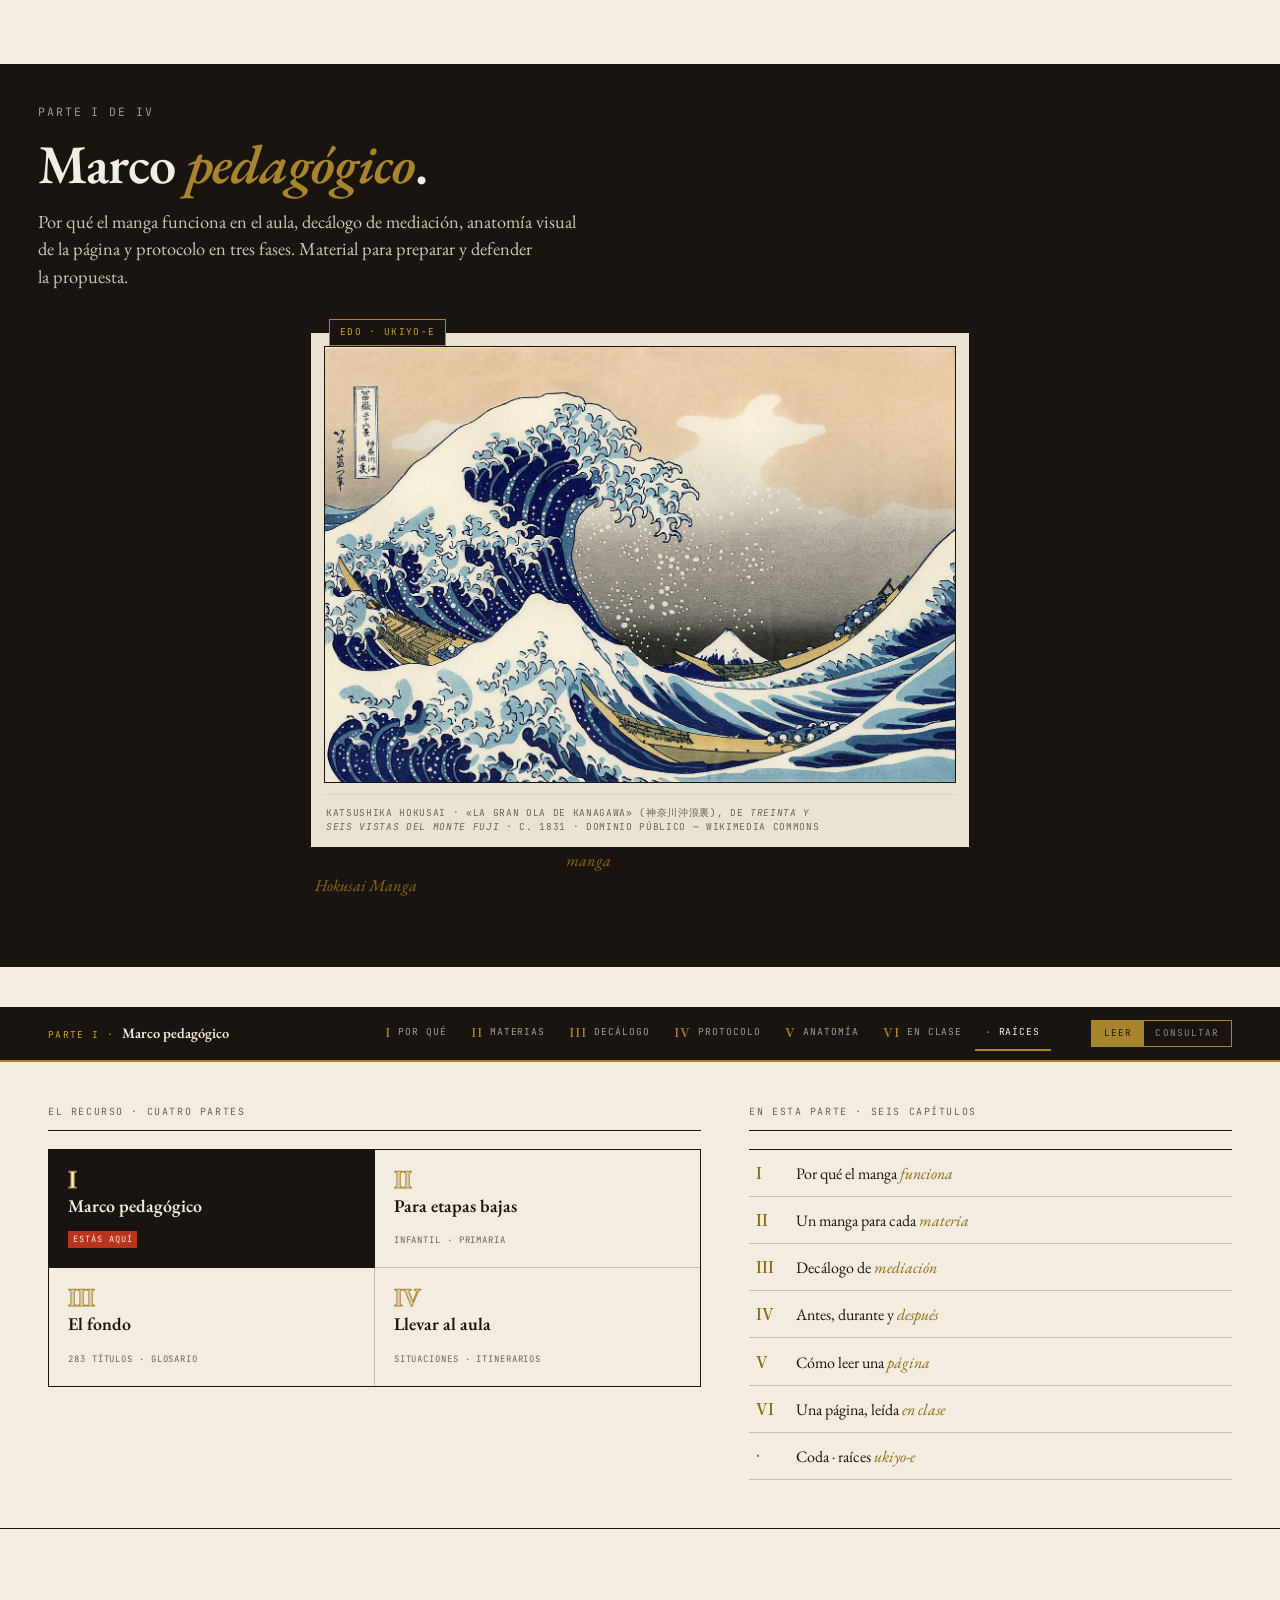
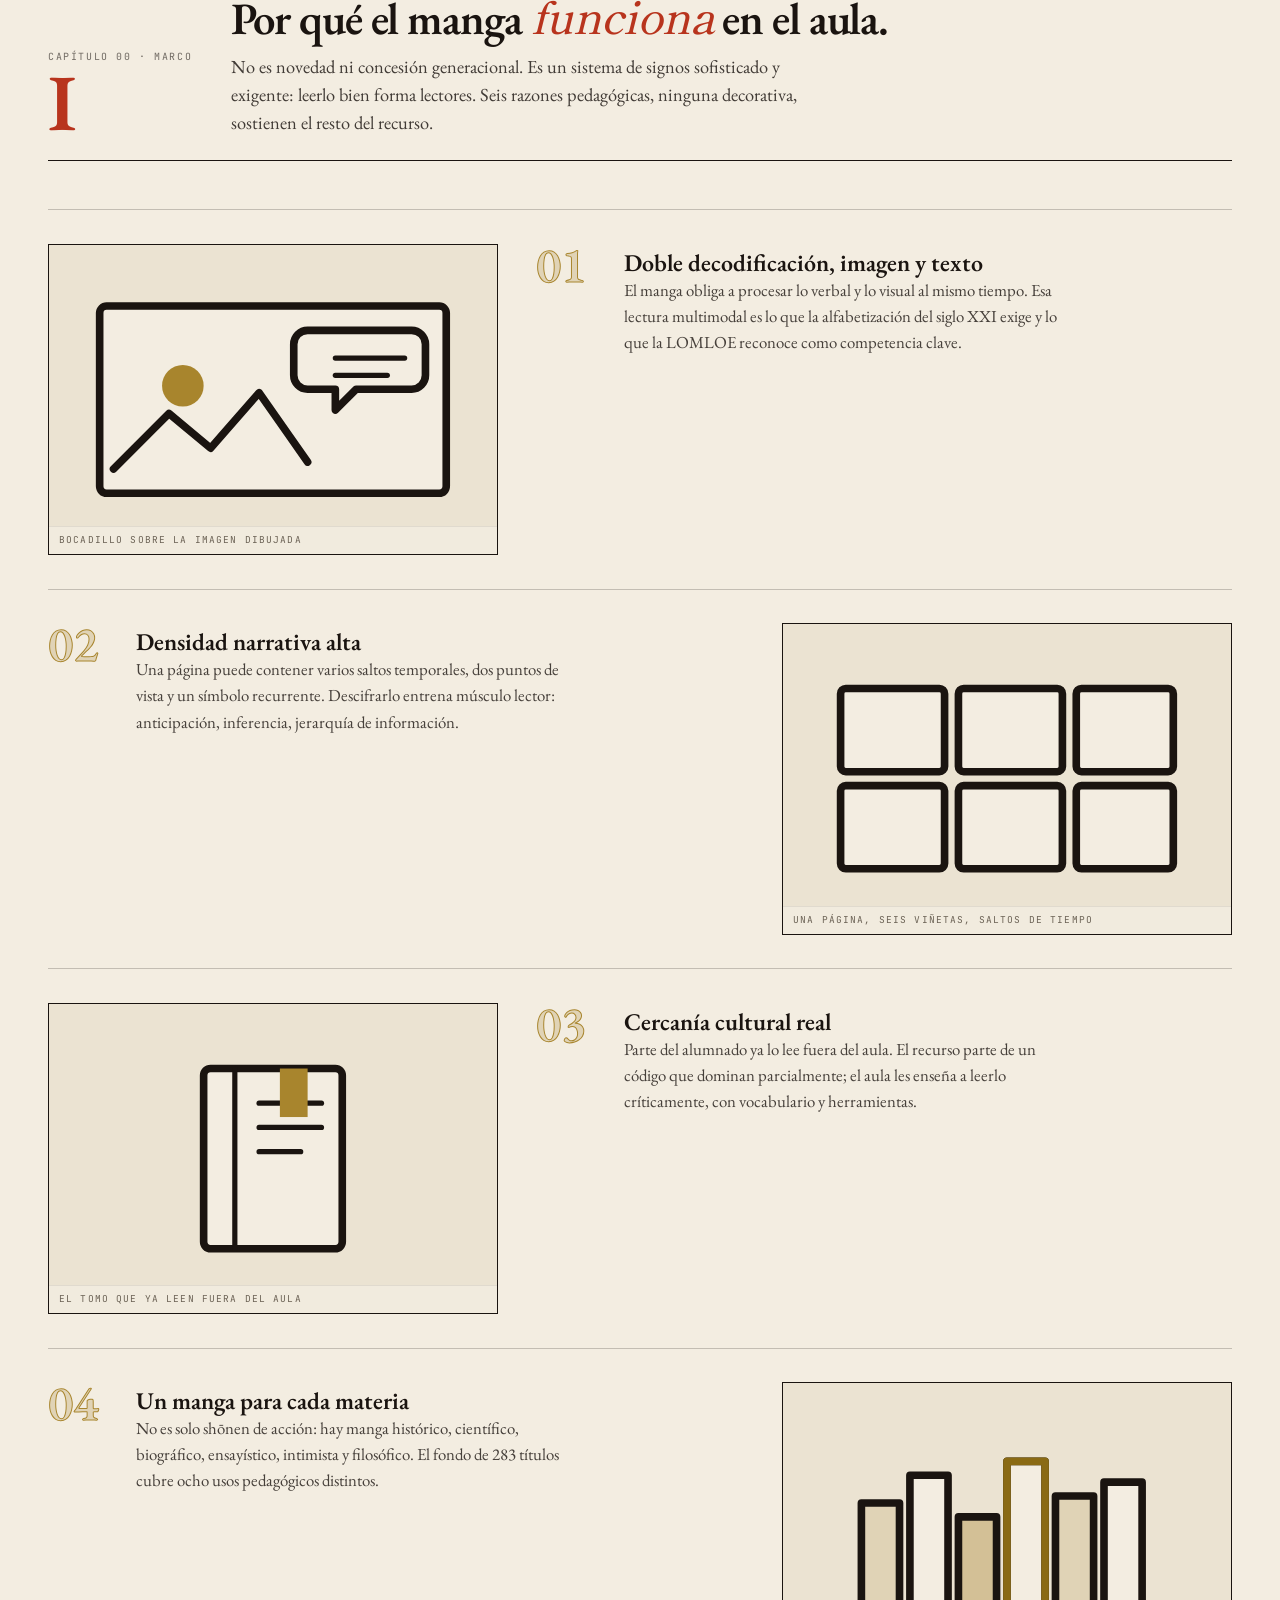
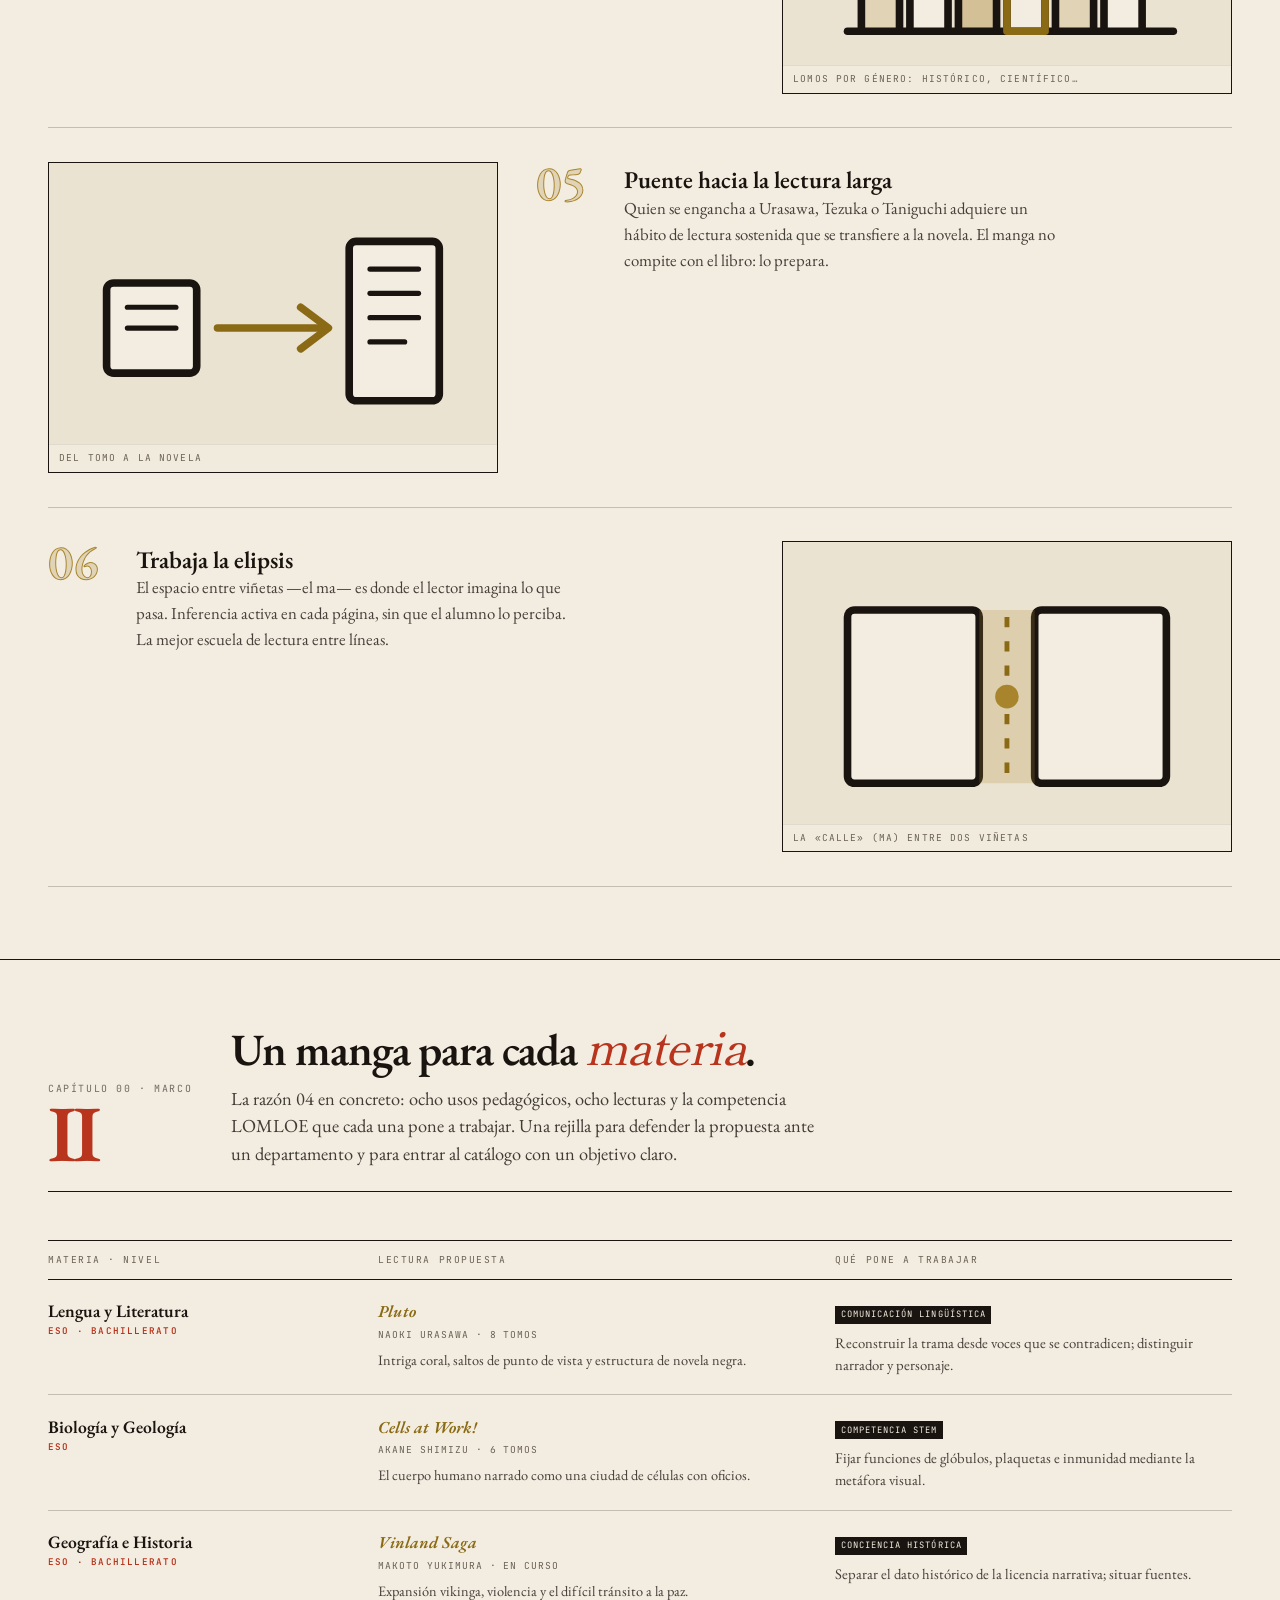
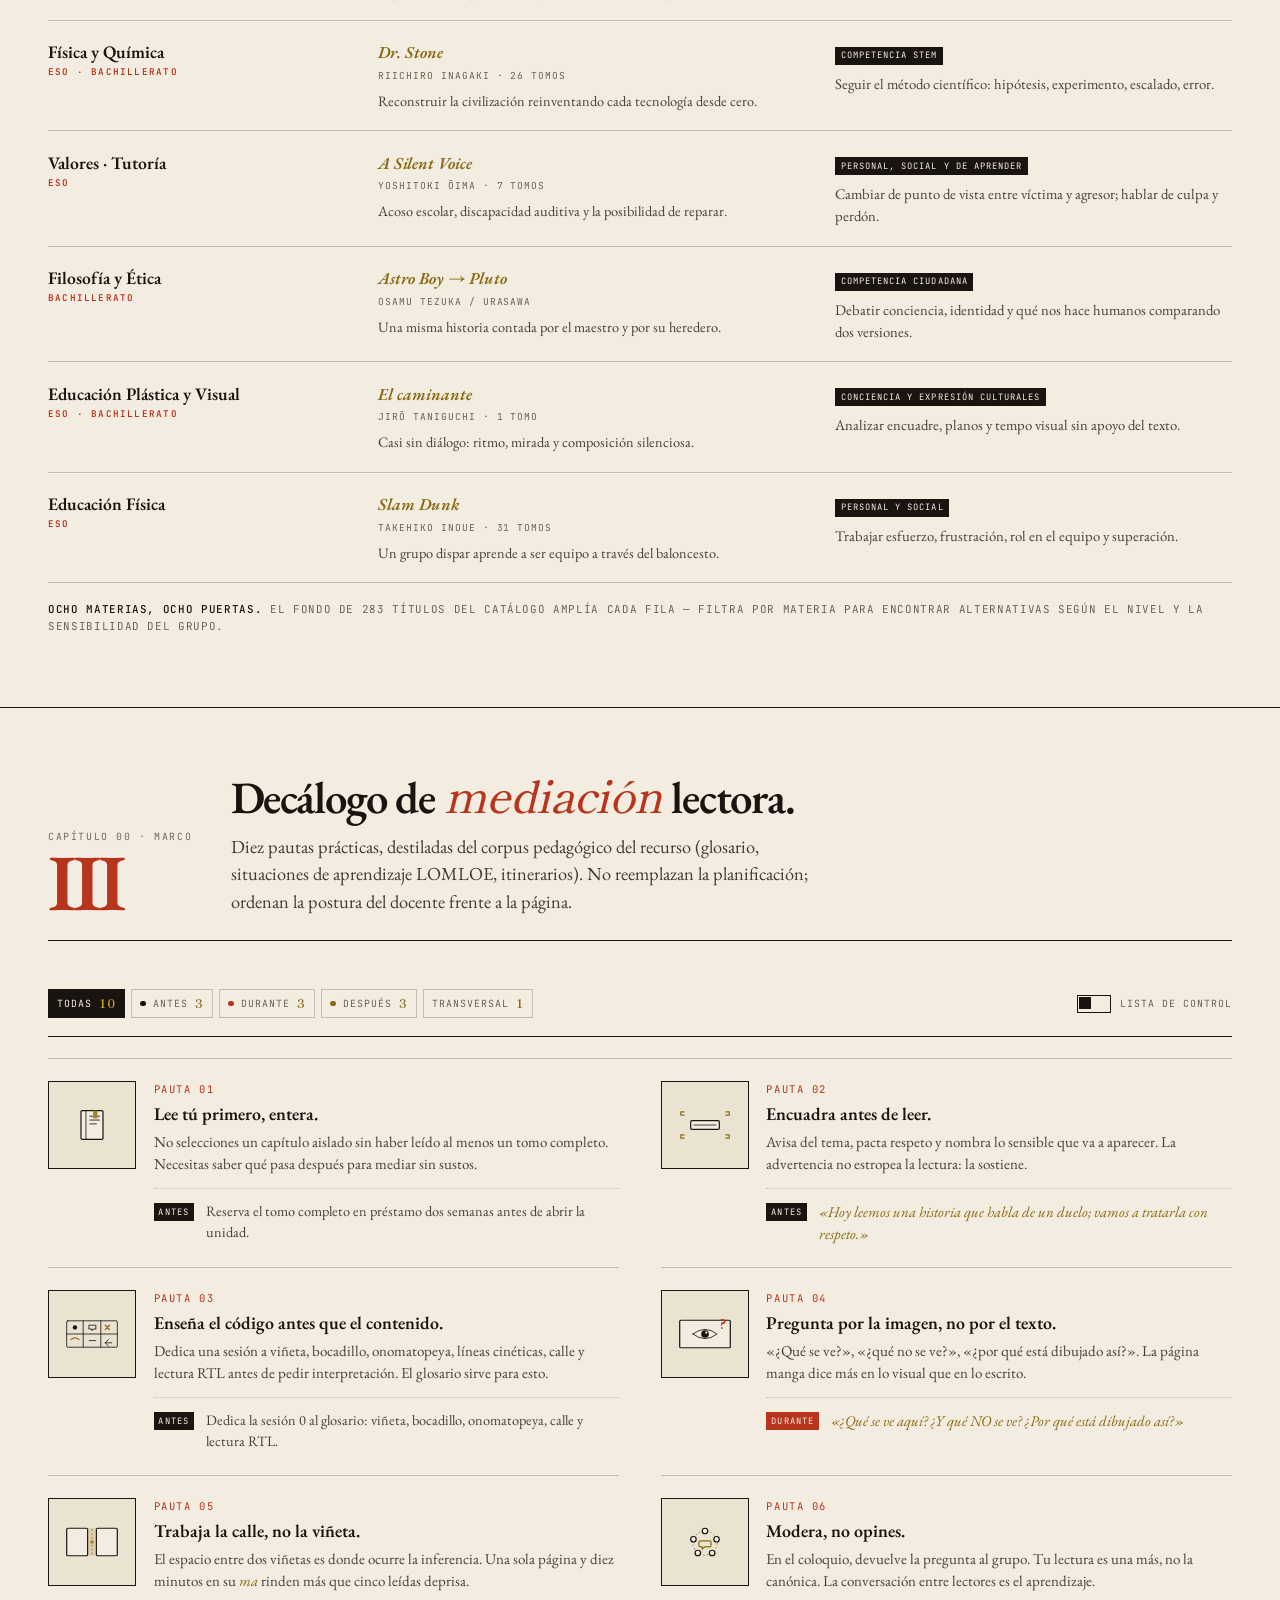
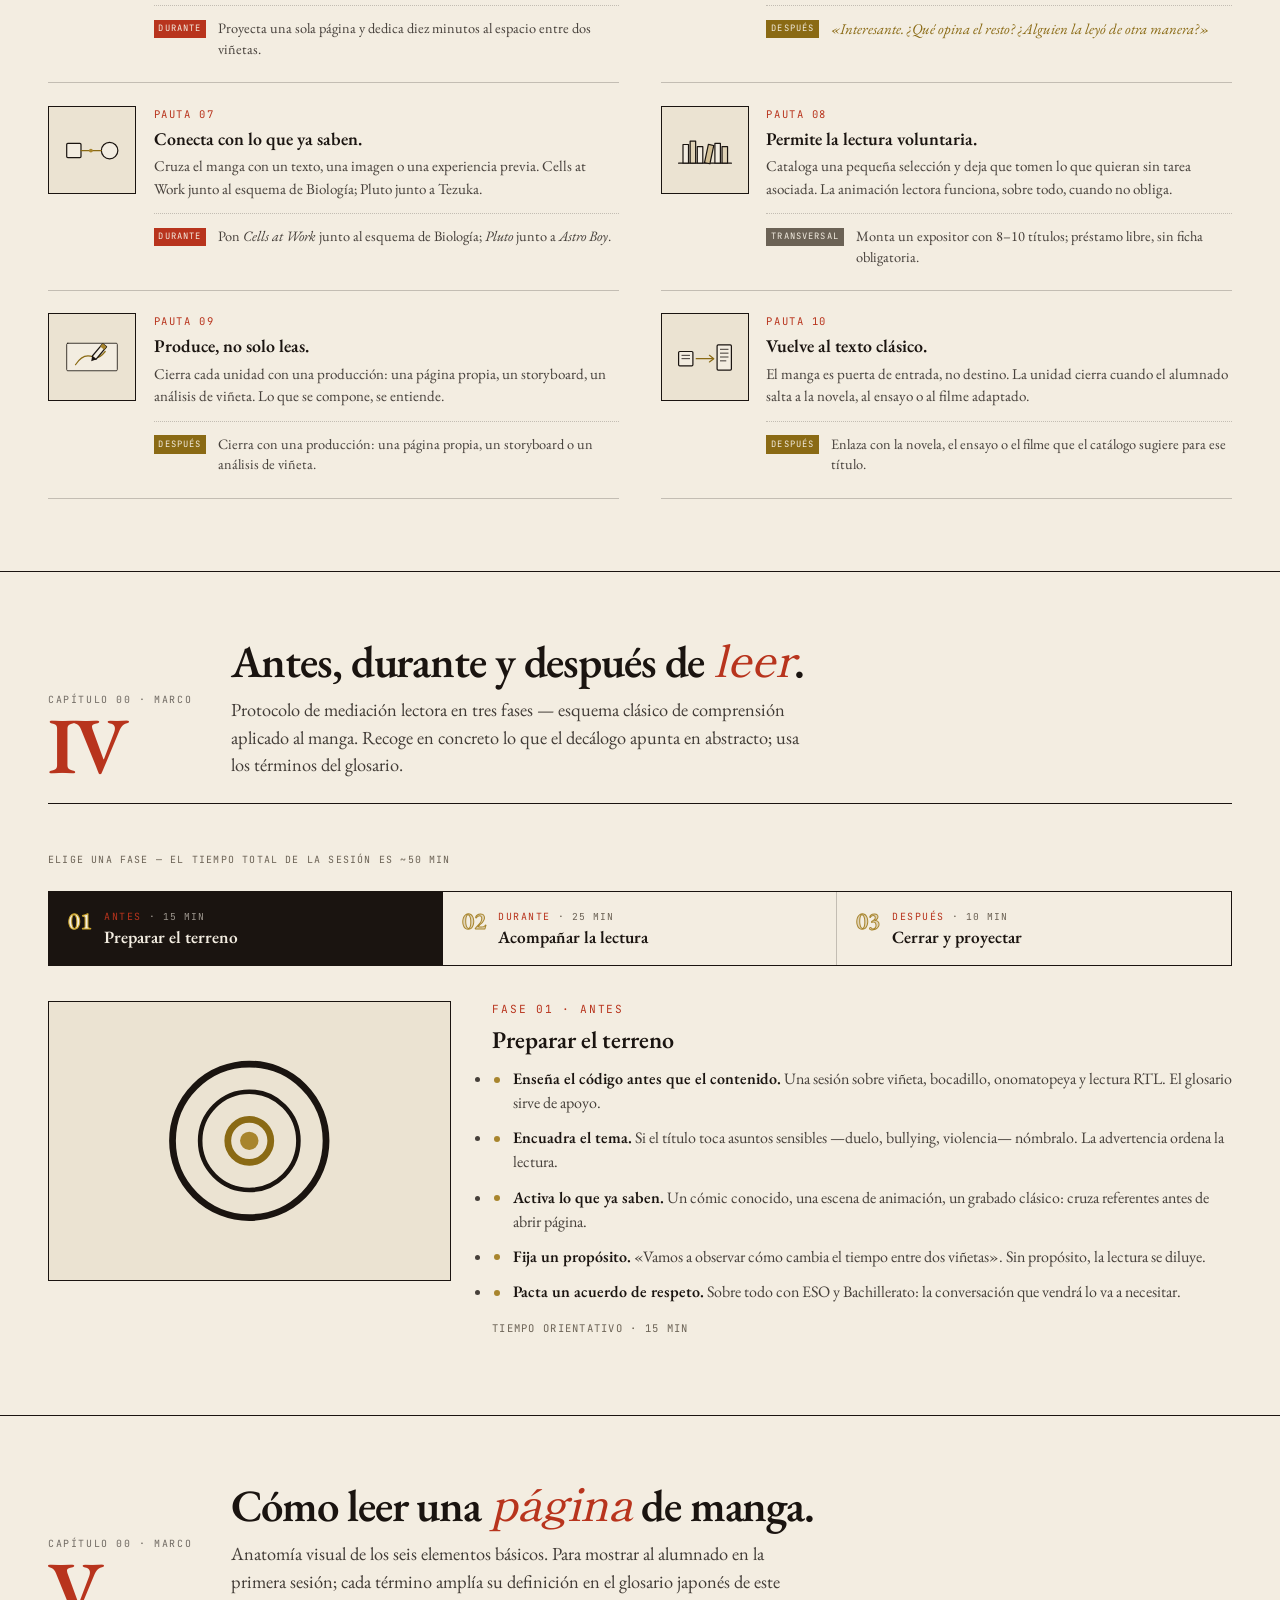
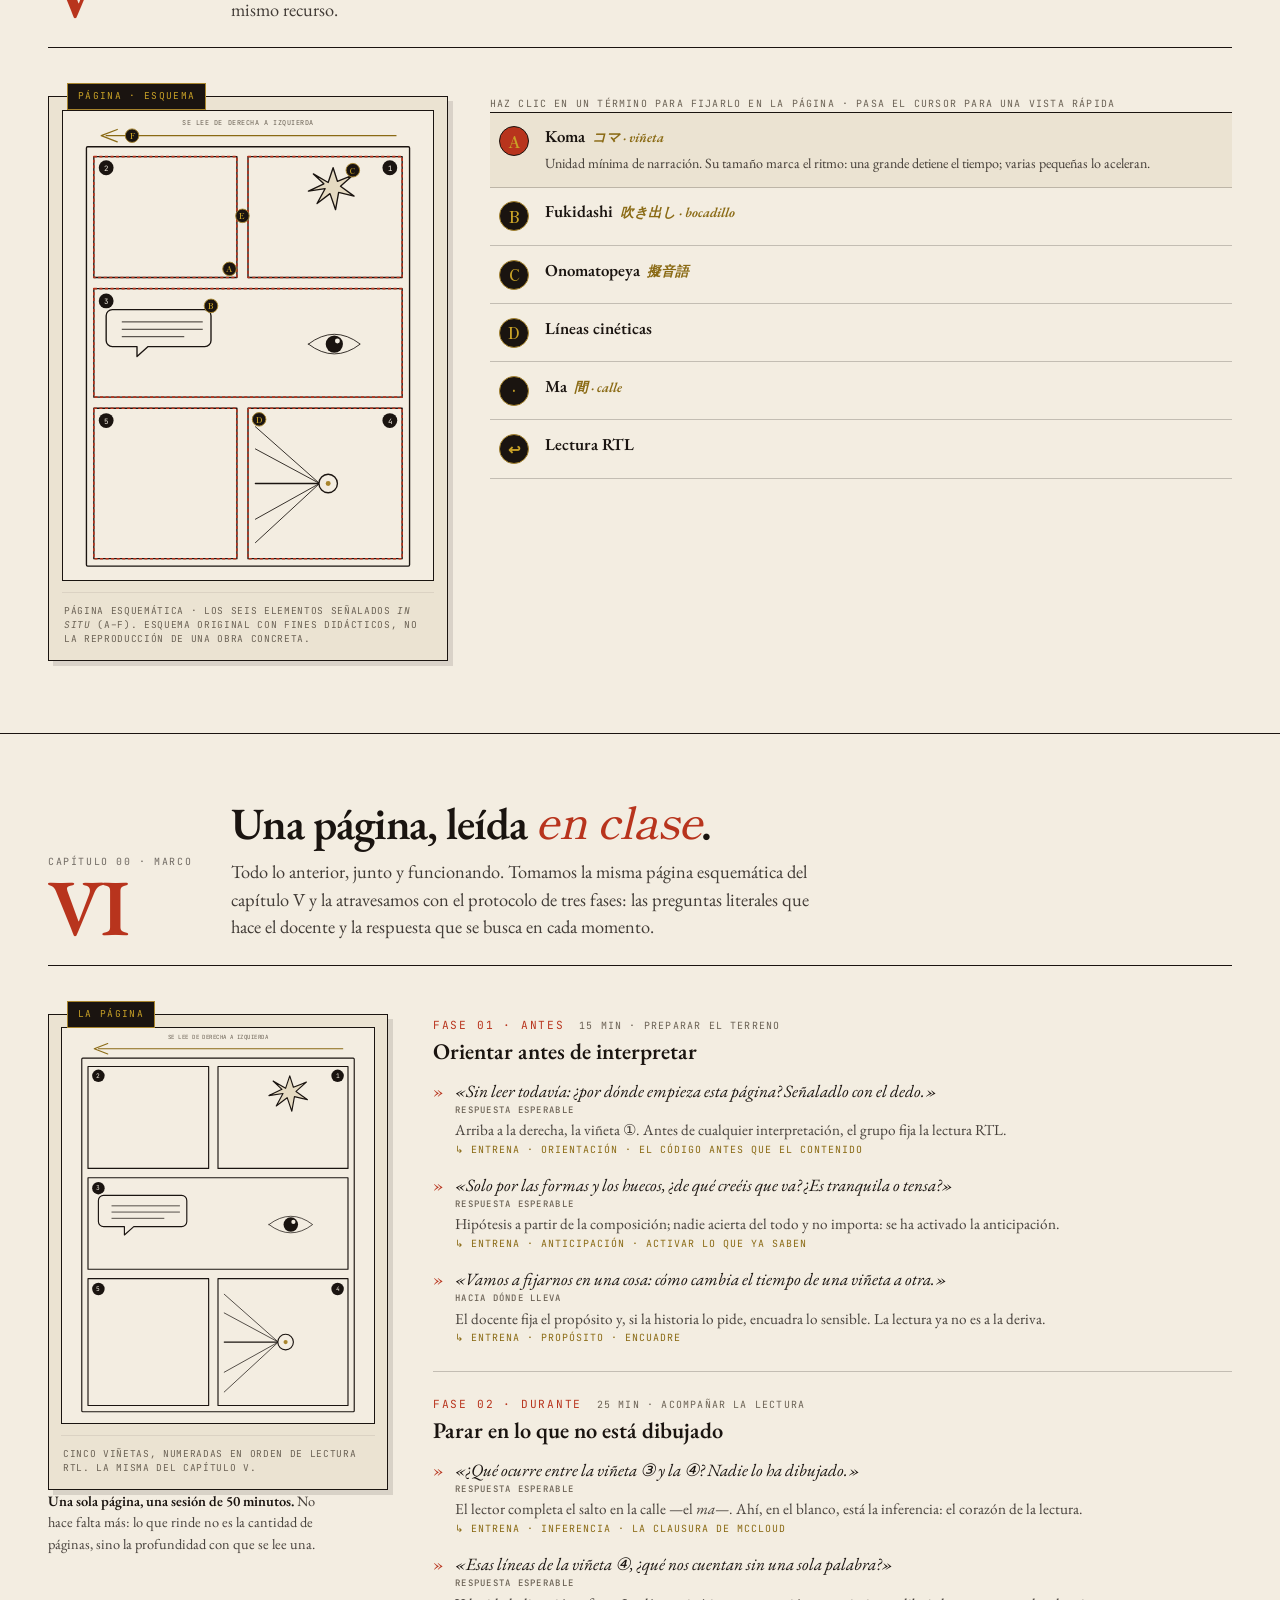
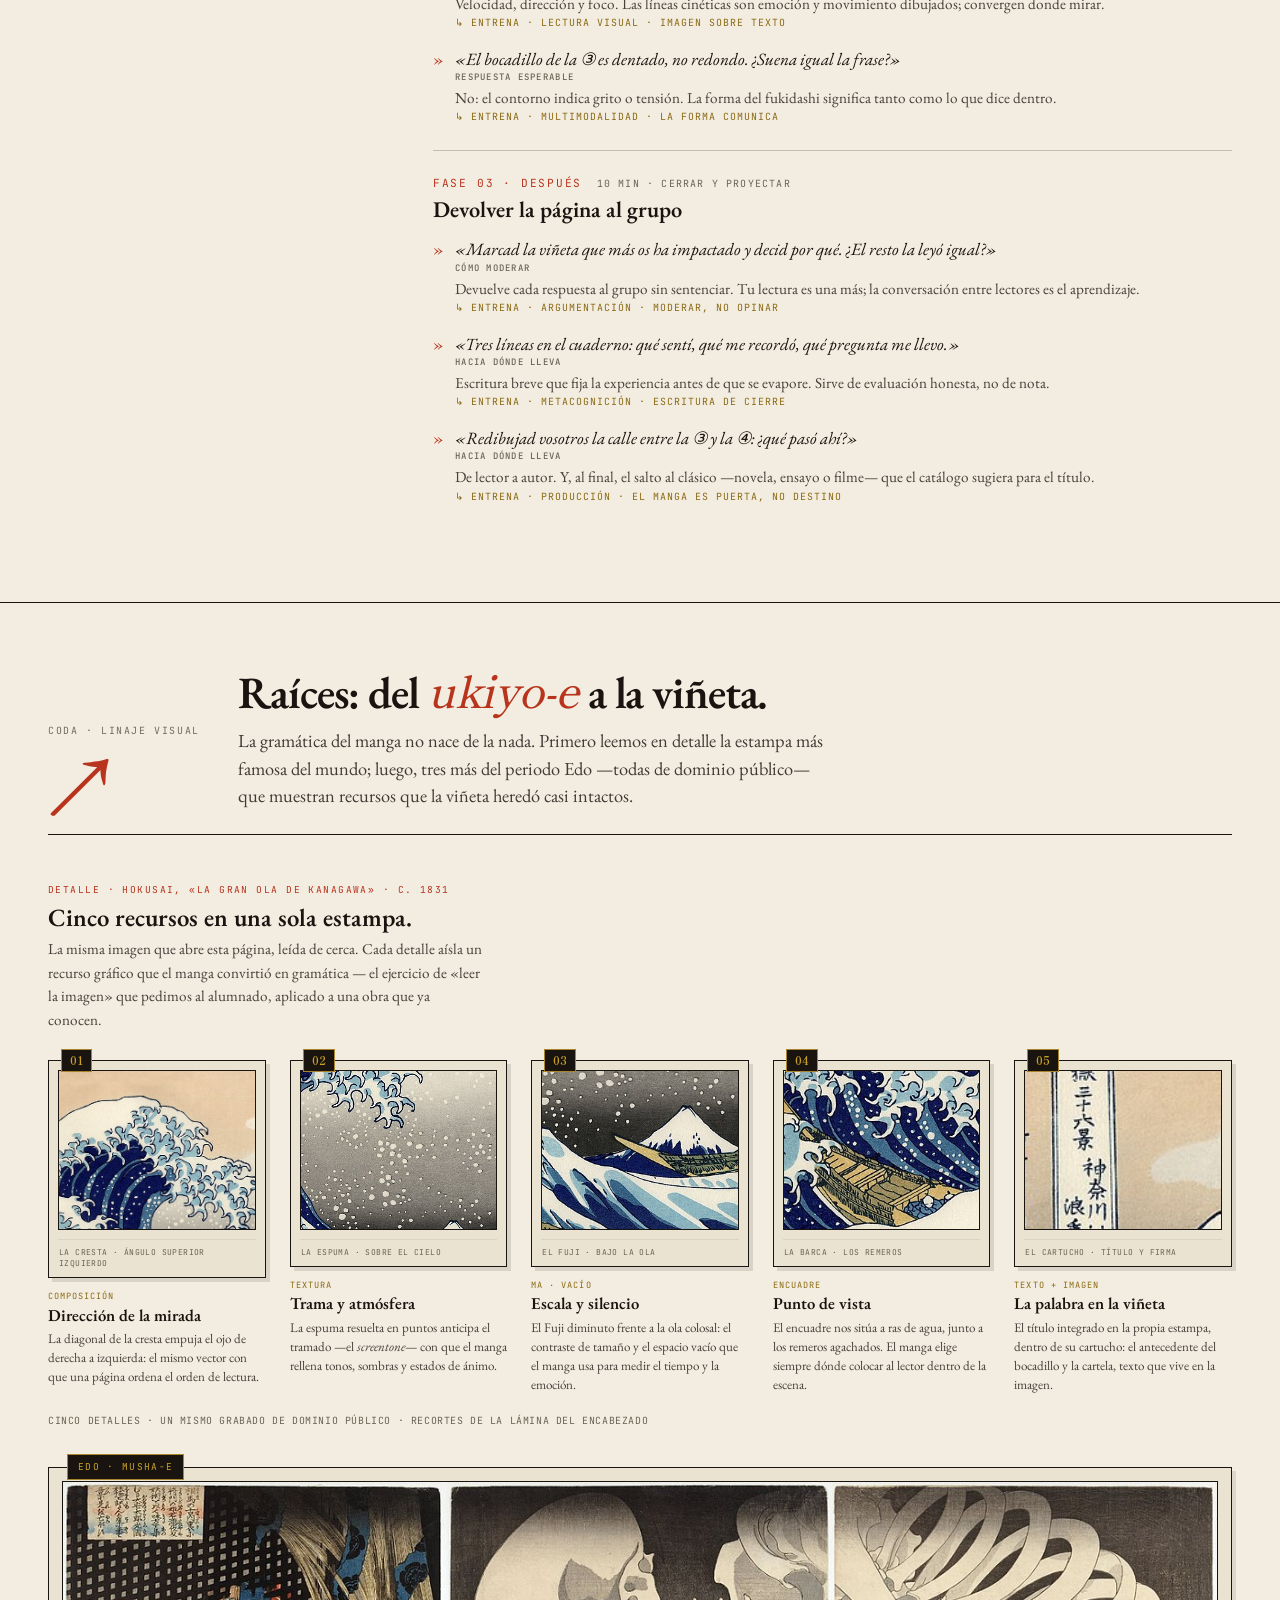
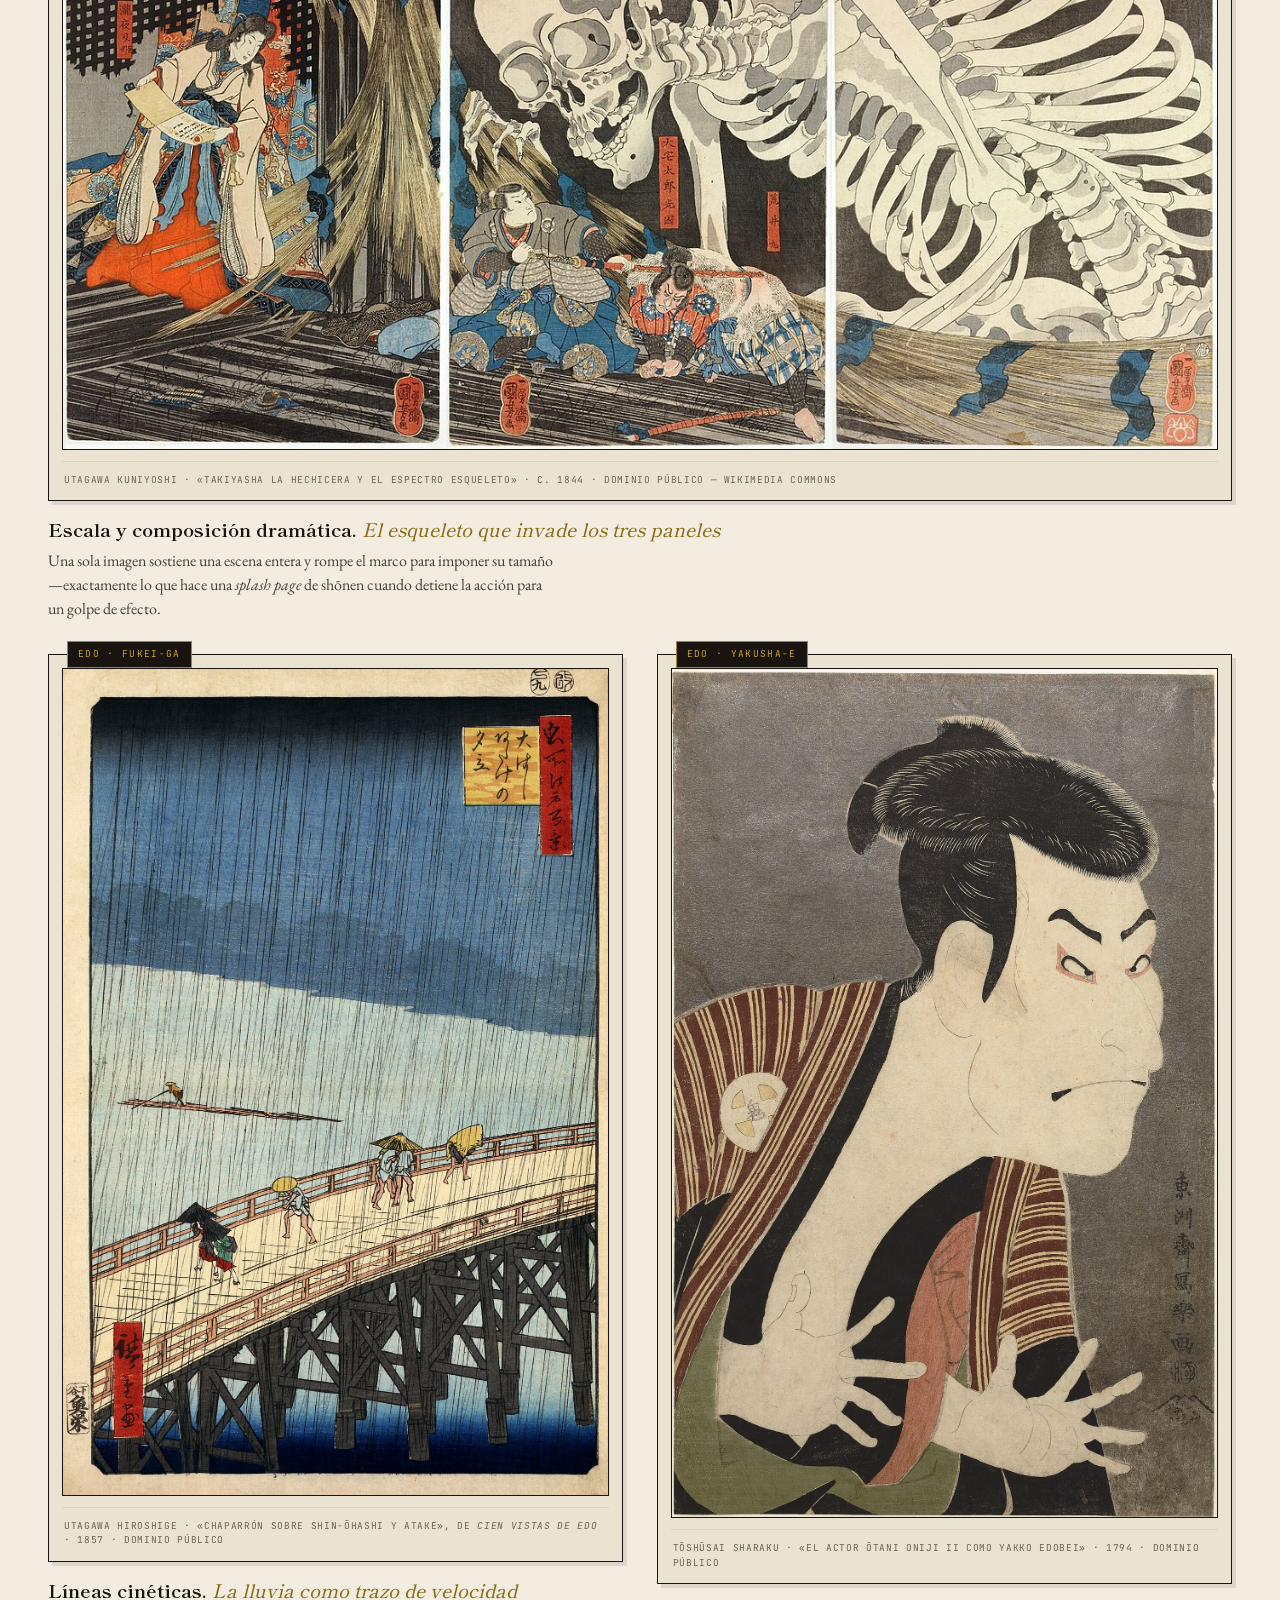
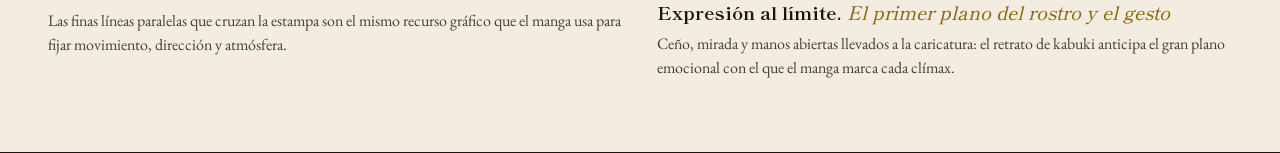
<file: extras-revision-nuevosbis/Parte I - Marco pedagogico.html>
﻿<!DOCTYPE html><html lang="es"><head><meta charset="UTF-8">
<meta name="viewport" content="width=device-width, initial-scale=1.0">
<title>Verificación · Parte I integrada (CSS real)</title>
<link href="https://fonts.googleapis.com/css2?family=EB+Garamond:ital,wght@0,400;0,600;1,400&family=Shippori+Mincho+B1:wght@400;500;600;700&family=Inter:wght@400;500;600&family=JetBrains+Mono:wght@400;500&family=Cinzel:wght@400;700&display=swap" rel="stylesheet">
<link rel="stylesheet" href="css/estilos.css">
<link rel="stylesheet" href="css/editorial.css">
<link rel="stylesheet" href="css/editorial-extras.css">
<link rel="stylesheet" href="css/marco-bloques.css">
<link rel="stylesheet" href="css/marco-bloques-2.css">
<link rel="stylesheet" href="css/estructura.css">
<link rel="stylesheet" href="css/pendientes.css">
<style>body{margin:0;background:var(--paper);}</style>
</head><body>
<template id="__bundler_thumbnail">
  <svg viewBox="0 0 100 100" xmlns="http://www.w3.org/2000/svg">
    <rect width="100" height="100" fill="#1a1410"/>
    <rect x="20" y="18" width="60" height="64" fill="#f3ede1" stroke="#a8852d" stroke-width="1.5"/>
    <rect x="26" y="24" width="22" height="22" fill="none" stroke="#1a1410" stroke-width="1.4"/>
    <rect x="52" y="24" width="22" height="22" fill="none" stroke="#1a1410" stroke-width="1.4"/>
    <rect x="26" y="50" width="48" height="26" fill="none" stroke="#1a1410" stroke-width="1.4"/>
    <path d="M62 30 l4 -8 l2 7 l7 -2 l-6 4 l5 5 l-7 -2 l-1 7 l-3 -7 l-6 3 z" fill="#a8852d"/>
    <text x="50" y="93" font-family="Georgia,serif" font-style="italic" font-size="9" fill="#c9a227" text-anchor="middle">漫画</text>
  </svg>
</template>
<!-- ══════════════════ PARTE I ══════════════════ -->
<div class="parte-divider" id="parte-i" data-screen-label="Parte I — Marco pedagógico">
  <span class="parte-eyebrow">Parte I de IV</span>
  <h2 class="parte-title">Marco <em>pedagógico</em>.</h2>
  <p class="parte-lede">Por qué el manga funciona en el aula, decálogo de mediación, anatomía visual de la página y protocolo en tres fases. Material para preparar y defender la propuesta.</p>
  <figure class="mb-art">
    <div class="mb-art-plate"><span class="mb-seal">Edo · ukiyo-e</span><img src="img/hokusai-gran-ola.jpg" width="1280" height="883" loading="lazy" alt="«La gran ola de Kanagawa», estampa ukiyo-e de Katsushika Hokusai"><figcaption class="mb-cartela">Katsushika Hokusai · «La gran ola de Kanagawa» (神奈川沖浪裏), de <i>Treinta y seis vistas del monte Fuji</i> · c. 1831 · Dominio público — Wikimedia Commons</figcaption></div>
    <p class="mb-art-note">Fue Hokusai quien popularizó la palabra <em>manga</em> con sus cuadernos de bocetos (<em>Hokusai Manga</em>, 1814). El puente entre la estampa del periodo Edo y la viñeta contemporánea es real: el mismo linaje visual que el alumnado ya reconoce.</p>
  </figure>
</div>

<!-- ══════════════════ NAV FIJA + MAPA DE ENTRADA ══════════════════ -->
<nav class="mb-nav" aria-label="Navegación de la Parte I">
  <a class="mb-nav-home" href="#parte-i">Parte I · <b>Marco pedagógico</b></a>
  <div class="mb-nav-list">
    <a href="#porque"><span class="nv-n">I</span><span class="nv-label">Por qué</span></a>
    <a href="#cruce"><span class="nv-n">II</span><span class="nv-label">Materias</span></a>
    <a href="#decalogo"><span class="nv-n">III</span><span class="nv-label">Decálogo</span></a>
    <a href="#protocolo"><span class="nv-n">IV</span><span class="nv-label">Protocolo</span></a>
    <a href="#anatomia"><span class="nv-n">V</span><span class="nv-label">Anatomía</span></a>
    <a href="#caso"><span class="nv-n">VI</span><span class="nv-label">En clase</span></a>
    <a href="#raices"><span class="nv-n">·</span><span class="nv-label">Raíces</span></a>
  </div>
  <button type="button" class="mb-mode" id="modo-consulta" aria-pressed="false" title="Cambia entre lectura completa y vista compacta de consulta"><span class="md-leer">Leer</span><span class="md-cons">Consultar</span></button>
  <div class="mb-nav-progress" aria-hidden="true"></div>
</nav>

<section class="mb-mapa" id="mapa" aria-label="Mapa del recurso">
  <div>
    <p class="mb-mapa-h">El recurso · cuatro partes</p>
    <div class="mb-parts">
      <a class="mb-part is-current" href="#parte-i"><span class="pt-n">I</span><span class="pt-t">Marco pedagógico</span><span class="pt-here">Estás aquí</span></a>
      <a class="mb-part" href="../recurso.html#parte-ii"><span class="pt-n">II</span><span class="pt-t">Para etapas bajas</span><span class="pt-s">Infantil · Primaria</span></a>
      <a class="mb-part" href="../recurso.html#parte-iii"><span class="pt-n">III</span><span class="pt-t">El fondo</span><span class="pt-s">283 títulos · glosario</span></a>
      <a class="mb-part" href="../recurso.html#parte-iv"><span class="pt-n">IV</span><span class="pt-t">Llevar al aula</span><span class="pt-s">Situaciones · itinerarios</span></a>
    </div>
  </div>
  <div>
    <p class="mb-mapa-h">En esta parte · seis capítulos</p>
    <ol class="mb-toc">
      <li><a href="#porque"><span class="tc-n">I</span><span class="tc-t">Por qué el manga <em>funciona</em></span></a></li>
      <li><a href="#cruce"><span class="tc-n">II</span><span class="tc-t">Un manga para cada <em>materia</em></span></a></li>
      <li><a href="#decalogo"><span class="tc-n">III</span><span class="tc-t">Decálogo de <em>mediación</em></span></a></li>
      <li><a href="#protocolo"><span class="tc-n">IV</span><span class="tc-t">Antes, durante y <em>después</em></span></a></li>
      <li><a href="#anatomia"><span class="tc-n">V</span><span class="tc-t">Cómo leer una <em>página</em></span></a></li>
      <li><a href="#caso"><span class="tc-n">VI</span><span class="tc-t">Una página, leída <em>en clase</em></span></a></li>
      <li class="is-coda"><a href="#raices"><span class="tc-n">·</span><span class="tc-t">Coda · raíces <em>ukiyo-e</em></span></a></li>
    </ol>
  </div>
</section>

<!-- ══════════════════ POR QUÉ EL MANGA EN EL AULA ══════════════════ -->
<section class="ed-block" id="porque">
  <div class="ed-block-header">
    <div class="ed-block-num">
      <small>Capítulo 00 · Marco</small>
      I
    </div>
    <div>
      <h3 class="ed-block-title">Por qué el manga <em>funciona</em> en el aula.</h3>
      <p class="ed-block-kicker">No es novedad ni concesión generacional. Es un sistema de signos sofisticado y exigente: leerlo bien forma lectores. Seis razones pedagógicas, ninguna decorativa, sostienen el resto del recurso.</p>
    </div>
  </div>
  <div class="mb-tira">
  <article class="mb-row"><div class="mb-fig"><svg viewBox="0 0 120 80" preserveAspectRatio="xMidYMid meet"><rect x="10" y="13" width="100" height="54" rx="2" class="ln pf"/><circle cx="34" cy="36" r="6" class="gdf"/><path d="M14 60 L30 44 L42 54 L56 38 L70 58" class="ln"/><path d="M70 20 h30 a4 4 0 0 1 4 4 v9 a4 4 0 0 1 -4 4 h-16 l-6 6 v-6 h-8 a4 4 0 0 1 -4 -4 v-9 a4 4 0 0 1 4 -4 z" class="ln pf"/><line x1="78" y1="28" x2="98" y2="28" class="lnt"/><line x1="78" y1="33" x2="93" y2="33" class="lnt"/></svg><span class="mb-cap">Bocadillo sobre la imagen dibujada</span></div><div class="mb-rowtx"><div class="mb-rownum">01</div><div class="mb-rowin"><h4 class="mb-rowtitle">Doble decodificación, imagen y texto</h4><p class="mb-rowbody">El manga obliga a procesar lo verbal y lo visual al mismo tiempo. Esa lectura multimodal es lo que la alfabetización del siglo XXI exige y lo que la LOMLOE reconoce como competencia clave.</p></div></div></article>
  <article class="mb-row rev"><div class="mb-fig"><svg viewBox="0 0 120 80" preserveAspectRatio="xMidYMid meet"><rect x="12" y="14" width="30" height="24" rx="1.5" class="ln pf"/><rect x="46" y="14" width="30" height="24" rx="1.5" class="ln pf"/><rect x="80" y="14" width="28" height="24" rx="1.5" class="ln pf"/><rect x="12" y="42" width="30" height="24" rx="1.5" class="ln pf"/><rect x="46" y="42" width="30" height="24" rx="1.5" class="ln pf"/><rect x="80" y="42" width="28" height="24" rx="1.5" class="ln pf"/></svg><span class="mb-cap">Una página, seis viñetas, saltos de tiempo</span></div><div class="mb-rowtx"><div class="mb-rownum">02</div><div class="mb-rowin"><h4 class="mb-rowtitle">Densidad narrativa alta</h4><p class="mb-rowbody">Una página puede contener varios saltos temporales, dos puntos de vista y un símbolo recurrente. Descifrarlo entrena músculo lector: anticipación, inferencia, jerarquía de información.</p></div></div></article>
  <article class="mb-row"><div class="mb-fig"><svg viewBox="0 0 120 80" preserveAspectRatio="xMidYMid meet"><rect x="40" y="14" width="40" height="52" rx="2" class="ln pf"/><line x1="49" y1="14" x2="49" y2="66" class="lnt"/><line x1="56" y1="24" x2="74" y2="24" class="lnt"/><line x1="56" y1="31" x2="74" y2="31" class="lnt"/><line x1="56" y1="38" x2="68" y2="38" class="lnt"/><rect x="62" y="14" width="8" height="14" class="gdf"/></svg><span class="mb-cap">El tomo que ya leen fuera del aula</span></div><div class="mb-rowtx"><div class="mb-rownum">03</div><div class="mb-rowin"><h4 class="mb-rowtitle">Cercanía cultural real</h4><p class="mb-rowbody">Parte del alumnado ya lo lee fuera del aula. El recurso parte de un código que dominan parcialmente; el aula les enseña a leerlo críticamente, con vocabulario y herramientas.</p></div></div></article>
  <article class="mb-row rev"><div class="mb-fig"><svg viewBox="0 0 120 80" preserveAspectRatio="xMidYMid meet"><line x1="14" y1="67" x2="108" y2="67" class="ln"/><rect x="18" y="30" width="11" height="37" class="ln t2"/><rect x="32" y="22" width="11" height="45" class="ln t1"/><rect x="46" y="34" width="11" height="33" class="ln t3"/><rect x="60" y="18" width="11" height="49" class="ln t1"/><rect x="74" y="28" width="11" height="39" class="ln t2"/><rect x="88" y="24" width="11" height="43" class="ln t1"/><rect x="60" y="18" width="11" height="49" class="gd" fill="none"/></svg><span class="mb-cap">Lomos por género: histórico, científico…</span></div><div class="mb-rowtx"><div class="mb-rownum">04</div><div class="mb-rowin"><h4 class="mb-rowtitle">Un manga para cada materia</h4><p class="mb-rowbody">No es solo shōnen de acción: hay manga histórico, científico, biográfico, ensayístico, intimista y filosófico. El fondo de 283 títulos cubre ocho usos pedagógicos distintos.</p></div></div></article>
  <article class="mb-row"><div class="mb-fig"><svg viewBox="0 0 120 80" preserveAspectRatio="xMidYMid meet"><rect x="12" y="30" width="26" height="26" rx="2" class="ln pf"/><line x1="18" y1="37" x2="32" y2="37" class="lnt"/><line x1="18" y1="43" x2="32" y2="43" class="lnt"/><rect x="82" y="18" width="26" height="46" rx="2" class="ln pf"/><line x1="88" y1="26" x2="102" y2="26" class="lnt"/><line x1="88" y1="33" x2="102" y2="33" class="lnt"/><line x1="88" y1="40" x2="102" y2="40" class="lnt"/><line x1="88" y1="47" x2="98" y2="47" class="lnt"/><path d="M44 43 H74" class="gd"/><path d="M68 37 L76 43 L68 49" class="gd"/></svg><span class="mb-cap">Del tomo a la novela</span></div><div class="mb-rowtx"><div class="mb-rownum">05</div><div class="mb-rowin"><h4 class="mb-rowtitle">Puente hacia la lectura larga</h4><p class="mb-rowbody">Quien se engancha a Urasawa, Tezuka o Taniguchi adquiere un hábito de lectura sostenida que se transfiere a la novela. El manga no compite con el libro: lo prepara.</p></div></div></article>
  <article class="mb-row rev"><div class="mb-fig"><svg viewBox="0 0 120 80" preserveAspectRatio="xMidYMid meet"><rect x="14" y="15" width="38" height="50" rx="2" class="ln pf"/><rect x="68" y="15" width="38" height="50" rx="2" class="ln pf"/><rect x="52" y="15" width="16" height="50" class="gband"/><line x1="60" y1="17" x2="60" y2="63" class="dash"/><circle cx="60" cy="40" r="3.4" class="gdf"/></svg><span class="mb-cap">La «calle» (ma) entre dos viñetas</span></div><div class="mb-rowtx"><div class="mb-rownum">06</div><div class="mb-rowin"><h4 class="mb-rowtitle">Trabaja la elipsis</h4><p class="mb-rowbody">El espacio entre viñetas —el ma— es donde el lector imagina lo que pasa. Inferencia activa en cada página, sin que el alumno lo perciba. La mejor escuela de lectura entre líneas.</p></div></div></article>
  </div>
</section>

<!-- ══════════════════ UN MANGA PARA CADA MATERIA ══════════════════ -->
<section class="ed-block" id="cruce">
  <div class="ed-block-header">
    <div class="ed-block-num">
      <small>Capítulo 00 · Marco</small>
      II
    </div>
    <div>
      <h3 class="ed-block-title">Un manga para cada <em>materia</em>.</h3>
      <p class="ed-block-kicker">La razón 04 en concreto: ocho usos pedagógicos, ocho lecturas y la competencia LOMLOE que cada una pone a trabajar. Una rejilla para defender la propuesta ante un departamento y para entrar al catálogo con un objetivo claro.</p>
    </div>
  </div>
  <div class="mb-cruce">
    <div class="mb-cruce-row is-head"><span>Materia · nivel</span><span>Lectura propuesta</span><span>Qué pone a trabajar</span></div>
    <div class="mb-cruce-row"><div class="cx-mat">Lengua y Literatura<small>ESO · Bachillerato</small></div><div class="cx-obra"><b>Pluto</b><span>Naoki Urasawa · 8 tomos</span><em>Intriga coral, saltos de punto de vista y estructura de novela negra.</em></div><div class="cx-comp"><span class="cx-tag">Comunicación lingüística</span>Reconstruir la trama desde voces que se contradicen; distinguir narrador y personaje.</div></div>
    <div class="mb-cruce-row"><div class="cx-mat">Biología y Geología<small>ESO</small></div><div class="cx-obra"><b>Cells at Work!</b><span>Akane Shimizu · 6 tomos</span><em>El cuerpo humano narrado como una ciudad de células con oficios.</em></div><div class="cx-comp"><span class="cx-tag">Competencia STEM</span>Fijar funciones de glóbulos, plaquetas e inmunidad mediante la metáfora visual.</div></div>
    <div class="mb-cruce-row"><div class="cx-mat">Geografía e Historia<small>ESO · Bachillerato</small></div><div class="cx-obra"><b>Vinland Saga</b><span>Makoto Yukimura · en curso</span><em>Expansión vikinga, violencia y el difícil tránsito a la paz.</em></div><div class="cx-comp"><span class="cx-tag">Conciencia histórica</span>Separar el dato histórico de la licencia narrativa; situar fuentes.</div></div>
    <div class="mb-cruce-row"><div class="cx-mat">Física y Química<small>ESO · Bachillerato</small></div><div class="cx-obra"><b>Dr. Stone</b><span>Riichiro Inagaki · 26 tomos</span><em>Reconstruir la civilización reinventando cada tecnología desde cero.</em></div><div class="cx-comp"><span class="cx-tag">Competencia STEM</span>Seguir el método científico: hipótesis, experimento, escalado, error.</div></div>
    <div class="mb-cruce-row"><div class="cx-mat">Valores · Tutoría<small>ESO</small></div><div class="cx-obra"><b>A Silent Voice</b><span>Yoshitoki Ōima · 7 tomos</span><em>Acoso escolar, discapacidad auditiva y la posibilidad de reparar.</em></div><div class="cx-comp"><span class="cx-tag">Personal, social y de aprender</span>Cambiar de punto de vista entre víctima y agresor; hablar de culpa y perdón.</div></div>
    <div class="mb-cruce-row"><div class="cx-mat">Filosofía y Ética<small>Bachillerato</small></div><div class="cx-obra"><b>Astro Boy → Pluto</b><span>Osamu Tezuka / Urasawa</span><em>Una misma historia contada por el maestro y por su heredero.</em></div><div class="cx-comp"><span class="cx-tag">Competencia ciudadana</span>Debatir conciencia, identidad y qué nos hace humanos comparando dos versiones.</div></div>
    <div class="mb-cruce-row"><div class="cx-mat">Educación Plástica y Visual<small>ESO · Bachillerato</small></div><div class="cx-obra"><b>El caminante</b><span>Jirō Taniguchi · 1 tomo</span><em>Casi sin diálogo: ritmo, mirada y composición silenciosa.</em></div><div class="cx-comp"><span class="cx-tag">Conciencia y expresión culturales</span>Analizar encuadre, planos y tempo visual sin apoyo del texto.</div></div>
    <div class="mb-cruce-row"><div class="cx-mat">Educación Física<small>ESO</small></div><div class="cx-obra"><b>Slam Dunk</b><span>Takehiko Inoue · 31 tomos</span><em>Un grupo dispar aprende a ser equipo a través del baloncesto.</em></div><div class="cx-comp"><span class="cx-tag">Personal y social</span>Trabajar esfuerzo, frustración, rol en el equipo y superación.</div></div>
  </div>
  <p class="mb-cruce-foot"><b>Ocho materias, ocho puertas.</b> El fondo de 283 títulos del catálogo amplía cada fila — filtra por materia para encontrar alternativas según el nivel y la sensibilidad del grupo.</p>
</section>

<!-- ══════════════════ DECÁLOGO DE MEDIACIÓN ══════════════════ -->
<section class="ed-block" id="decalogo">
  <div class="ed-block-header">
    <div class="ed-block-num">
      <small>Capítulo 00 · Marco</small>
      III
    </div>
    <div>
      <h3 class="ed-block-title">Decálogo de <em>mediación</em> lectora.</h3>
      <p class="ed-block-kicker">Diez pautas prácticas, destiladas del corpus pedagógico del recurso (glosario, situaciones de aprendizaje LOMLOE, itinerarios). No reemplazan la planificación; ordenan la postura del docente frente a la página.</p>
    </div>
  </div>
  <div class="mb-deck-tools">
    <div class="mb-deck-seg" role="radiogroup" aria-label="Filtrar pautas por momento">
      <input class="dk-r" type="radio" name="dkf" id="dk-all" checked><label for="dk-all">Todas <b>10</b></label>
      <input class="dk-r" type="radio" name="dkf" id="dk-antes"><label for="dk-antes">Antes <b>3</b></label>
      <input class="dk-r" type="radio" name="dkf" id="dk-durante"><label for="dk-durante">Durante <b>3</b></label>
      <input class="dk-r" type="radio" name="dkf" id="dk-despues"><label for="dk-despues">Después <b>3</b></label>
      <input class="dk-r" type="radio" name="dkf" id="dk-trans"><label for="dk-trans">Transversal <b>1</b></label>
    </div>
    <label class="mb-deck-toggle"><input type="checkbox" id="dk-checklist"><span class="tg-track"></span><span class="tg-label">Lista de control</span></label>
  </div>
  <div class="mb-dec">
  <div class="mb-dec-item"><div class="mb-fig"><svg viewBox="0 0 120 80" preserveAspectRatio="xMidYMid meet"><rect x="40" y="14" width="40" height="52" rx="2" class="ln pf"/><line x1="49" y1="14" x2="49" y2="66" class="lnt"/><line x1="56" y1="24" x2="74" y2="24" class="lnt"/><line x1="56" y1="31" x2="74" y2="31" class="lnt"/><line x1="56" y1="38" x2="68" y2="38" class="lnt"/><rect x="62" y="14" width="8" height="14" class="gdf"/></svg></div><div class="mb-dec-tx"><label class="mb-dec-tick"><input type="checkbox" aria-label="Marcar pauta 01 como hecha"><span class="tk-box"></span></label><div class="mb-dec-num">Pauta 01</div><div class="mb-dec-title">Lee tú primero, entera.</div><p class="mb-dec-body">No selecciones un capítulo aislado sin haber leído al menos un tomo completo. Necesitas saber qué pasa después para mediar sin sustos.</p><div class="mb-dec-clase"><span class="mb-dec-when t-antes">Antes</span><p class="mb-dec-do">Reserva el tomo completo en préstamo dos semanas antes de abrir la unidad.</p></div></div></div>
  <div class="mb-dec-item"><div class="mb-fig"><svg viewBox="0 0 120 80" preserveAspectRatio="xMidYMid meet"><path d="M22 22 H16 V16 M16 16 V22 M16 16 H22" class="gd"/><path d="M98 22 H104 V16 H98" class="gd"/><path d="M22 58 H16 V64 H22" class="gd"/><path d="M98 58 H104 V64 H98" class="gd"/><rect x="34" y="32" width="52" height="16" rx="2" class="ln pf"/><line x1="40" y1="40" x2="80" y2="40" class="lnt"/></svg></div><div class="mb-dec-tx"><label class="mb-dec-tick"><input type="checkbox" aria-label="Marcar pauta 02 como hecha"><span class="tk-box"></span></label><div class="mb-dec-num">Pauta 02</div><div class="mb-dec-title">Encuadra antes de leer.</div><p class="mb-dec-body">Avisa del tema, pacta respeto y nombra lo sensible que va a aparecer. La advertencia no estropea la lectura: la sostiene.</p><div class="mb-dec-clase"><span class="mb-dec-when t-antes">Antes</span><p class="mb-dec-say">«Hoy leemos una historia que habla de un duelo; vamos a tratarla con respeto.»</p></div></div></div>
  <div class="mb-dec-item"><div class="mb-fig"><svg viewBox="0 0 120 80" preserveAspectRatio="xMidYMid meet"><rect x="14" y="16" width="92" height="48" rx="2" class="lnt"/><line x1="44" y1="16" x2="44" y2="64" class="lnt"/><line x1="76" y1="16" x2="76" y2="64" class="lnt"/><line x1="14" y1="40" x2="106" y2="40" class="lnt"/><circle cx="29" cy="28" r="4" class="fl"/><path d="M55 24 h12 v7 h-5 l-2 3 v-3 h-5 z" class="lnt"/><path d="M84 24 l8 8 M92 24 l-8 8" class="gd"/><path d="M22 50 q7 -6 14 0" class="gd"/><line x1="55" y1="52" x2="67" y2="52" class="lnt"/><path d="M84 56 H96 M90 50 L84 56 L90 62" class="lnt"/></svg></div><div class="mb-dec-tx"><label class="mb-dec-tick"><input type="checkbox" aria-label="Marcar pauta 03 como hecha"><span class="tk-box"></span></label><div class="mb-dec-num">Pauta 03</div><div class="mb-dec-title">Enseña el código antes que el contenido.</div><p class="mb-dec-body">Dedica una sesión a viñeta, bocadillo, onomatopeya, líneas cinéticas, calle y lectura RTL antes de pedir interpretación. El glosario sirve para esto.</p><div class="mb-dec-clase"><span class="mb-dec-when t-antes">Antes</span><p class="mb-dec-do">Dedica la sesión 0 al glosario: viñeta, bocadillo, onomatopeya, calle y lectura RTL.</p></div></div></div>
  <div class="mb-dec-item"><div class="mb-fig"><svg viewBox="0 0 120 80" preserveAspectRatio="xMidYMid meet"><rect x="14" y="15" width="92" height="50" rx="2" class="ln pf"/><path d="M38 40 q22 -17 44 0 q-22 17 -44 0 z" class="lnt"/><circle cx="60" cy="40" r="7" class="fl"/><circle cx="62.5" cy="37.5" r="2" fill="#f3ede1"/><text x="86" y="30" class="qm">?</text></svg></div><div class="mb-dec-tx"><label class="mb-dec-tick"><input type="checkbox" aria-label="Marcar pauta 04 como hecha"><span class="tk-box"></span></label><div class="mb-dec-num">Pauta 04</div><div class="mb-dec-title">Pregunta por la imagen, no por el texto.</div><p class="mb-dec-body">«¿Qué se ve?», «¿qué no se ve?», «¿por qué está dibujado así?». La página manga dice más en lo visual que en lo escrito.</p><div class="mb-dec-clase"><span class="mb-dec-when t-durante">Durante</span><p class="mb-dec-say">«¿Qué se ve aquí? ¿Y qué NO se ve? ¿Por qué está dibujado así?»</p></div></div></div>
  <div class="mb-dec-item"><div class="mb-fig"><svg viewBox="0 0 120 80" preserveAspectRatio="xMidYMid meet"><rect x="14" y="15" width="38" height="50" rx="2" class="ln pf"/><rect x="68" y="15" width="38" height="50" rx="2" class="ln pf"/><rect x="52" y="15" width="16" height="50" class="gband"/><line x1="60" y1="17" x2="60" y2="63" class="dash"/><circle cx="60" cy="40" r="3.4" class="gdf"/></svg></div><div class="mb-dec-tx"><label class="mb-dec-tick"><input type="checkbox" aria-label="Marcar pauta 05 como hecha"><span class="tk-box"></span></label><div class="mb-dec-num">Pauta 05</div><div class="mb-dec-title">Trabaja la calle, no la viñeta.</div><p class="mb-dec-body">El espacio entre dos viñetas es donde ocurre la inferencia. Una sola página y diez minutos en su <em>ma</em> rinden más que cinco leídas deprisa.</p><div class="mb-dec-clase"><span class="mb-dec-when t-durante">Durante</span><p class="mb-dec-do">Proyecta una sola página y dedica diez minutos al espacio entre dos viñetas.</p></div></div></div>
  <div class="mb-dec-item"><div class="mb-fig"><svg viewBox="0 0 120 80" preserveAspectRatio="xMidYMid meet"><circle cx="60" cy="42" r="22" class="dash"/><circle cx="60" cy="20" r="5" class="ln pf"/><circle cx="81" cy="35" r="5" class="ln pf"/><circle cx="73" cy="60" r="5" class="ln pf"/><circle cx="47" cy="60" r="5" class="ln pf"/><circle cx="39" cy="35" r="5" class="ln pf"/><path d="M52 38 h16 a3 3 0 0 1 3 3 v5 a3 3 0 0 1 -3 3 h-9 l-4 4 v-4 h-3 a3 3 0 0 1 -3 -3 v-5 a3 3 0 0 1 3 -3 z" class="gd" fill="var(--mb-paper)"/></svg></div><div class="mb-dec-tx"><label class="mb-dec-tick"><input type="checkbox" aria-label="Marcar pauta 06 como hecha"><span class="tk-box"></span></label><div class="mb-dec-num">Pauta 06</div><div class="mb-dec-title">Modera, no opines.</div><p class="mb-dec-body">En el coloquio, devuelve la pregunta al grupo. Tu lectura es una más, no la canónica. La conversación entre lectores es el aprendizaje.</p><div class="mb-dec-clase"><span class="mb-dec-when t-despues">Después</span><p class="mb-dec-say">«Interesante. ¿Qué opina el resto? ¿Alguien la leyó de otra manera?»</p></div></div></div>
  <div class="mb-dec-item"><div class="mb-fig"><svg viewBox="0 0 120 80" preserveAspectRatio="xMidYMid meet"><rect x="14" y="28" width="26" height="26" rx="2" class="ln pf"/><circle cx="92" cy="41" r="15" class="ln pf"/><path d="M40 41 H77" class="gd"/><circle cx="58" cy="41" r="3.5" class="gdf"/></svg></div><div class="mb-dec-tx"><label class="mb-dec-tick"><input type="checkbox" aria-label="Marcar pauta 07 como hecha"><span class="tk-box"></span></label><div class="mb-dec-num">Pauta 07</div><div class="mb-dec-title">Conecta con lo que ya saben.</div><p class="mb-dec-body">Cruza el manga con un texto, una imagen o una experiencia previa. Cells at Work junto al esquema de Biología; Pluto junto a Tezuka.</p><div class="mb-dec-clase"><span class="mb-dec-when t-durante">Durante</span><p class="mb-dec-do">Pon <em>Cells at Work</em> junto al esquema de Biología; <em>Pluto</em> junto a <em>Astro Boy</em>.</p></div></div></div>
  <div class="mb-dec-item"><div class="mb-fig"><svg viewBox="0 0 120 80" preserveAspectRatio="xMidYMid meet"><line x1="12" y1="64" x2="108" y2="64" class="ln"/><rect x="20" y="30" width="10" height="34" class="ln t1"/><rect x="33" y="24" width="10" height="40" class="ln t2"/><rect x="46" y="34" width="10" height="30" class="ln t1"/><g transform="rotate(12 64 64)"><rect x="59" y="30" width="10" height="34" class="ln t3"/></g><rect x="78" y="28" width="10" height="36" class="ln t1"/><rect x="91" y="34" width="10" height="30" class="ln t2"/></svg></div><div class="mb-dec-tx"><label class="mb-dec-tick"><input type="checkbox" aria-label="Marcar pauta 08 como hecha"><span class="tk-box"></span></label><div class="mb-dec-num">Pauta 08</div><div class="mb-dec-title">Permite la lectura voluntaria.</div><p class="mb-dec-body">Cataloga una pequeña selección y deja que tomen lo que quieran sin tarea asociada. La animación lectora funciona, sobre todo, cuando no obliga.</p><div class="mb-dec-clase"><span class="mb-dec-when">Transversal</span><p class="mb-dec-do">Monta un expositor con 8–10 títulos; préstamo libre, sin ficha obligatoria.</p></div></div></div>
  <div class="mb-dec-item"><div class="mb-fig"><svg viewBox="0 0 120 80" preserveAspectRatio="xMidYMid meet"><rect x="14" y="15" width="92" height="50" rx="2" class="lnt pf"/><path d="M30 54 q14 -22 32 -14 q10 5 22 -10" class="gd"/><g transform="rotate(40 78 30)"><rect x="70" y="18" width="9" height="30" class="ln pf"/><path d="M70 48 L74.5 56 L79 48 Z" class="fl"/><rect x="70" y="18" width="9" height="7" class="gdf"/></g></svg></div><div class="mb-dec-tx"><label class="mb-dec-tick"><input type="checkbox" aria-label="Marcar pauta 09 como hecha"><span class="tk-box"></span></label><div class="mb-dec-num">Pauta 09</div><div class="mb-dec-title">Produce, no solo leas.</div><p class="mb-dec-body">Cierra cada unidad con una producción: una página propia, un storyboard, un análisis de viñeta. Lo que se compone, se entiende.</p><div class="mb-dec-clase"><span class="mb-dec-when t-despues">Después</span><p class="mb-dec-do">Cierra con una producción: una página propia, un storyboard o un análisis de viñeta.</p></div></div></div>
  <div class="mb-dec-item"><div class="mb-fig"><svg viewBox="0 0 120 80" preserveAspectRatio="xMidYMid meet"><rect x="12" y="30" width="26" height="26" rx="2" class="ln pf"/><line x1="18" y1="37" x2="32" y2="37" class="lnt"/><line x1="18" y1="43" x2="32" y2="43" class="lnt"/><rect x="82" y="18" width="26" height="46" rx="2" class="ln pf"/><line x1="88" y1="26" x2="102" y2="26" class="lnt"/><line x1="88" y1="33" x2="102" y2="33" class="lnt"/><line x1="88" y1="40" x2="102" y2="40" class="lnt"/><line x1="88" y1="47" x2="98" y2="47" class="lnt"/><path d="M44 43 H74" class="gd"/><path d="M68 37 L76 43 L68 49" class="gd"/></svg></div><div class="mb-dec-tx"><label class="mb-dec-tick"><input type="checkbox" aria-label="Marcar pauta 10 como hecha"><span class="tk-box"></span></label><div class="mb-dec-num">Pauta 10</div><div class="mb-dec-title">Vuelve al texto clásico.</div><p class="mb-dec-body">El manga es puerta de entrada, no destino. La unidad cierra cuando el alumnado salta a la novela, al ensayo o al filme adaptado.</p><div class="mb-dec-clase"><span class="mb-dec-when t-despues">Después</span><p class="mb-dec-do">Enlaza con la novela, el ensayo o el filme que el catálogo sugiere para ese título.</p></div></div></div>
  </div>
</section>

<!-- ══════════════════ ANTES / DURANTE / DESPUÉS ══════════════════ -->
<section class="ed-block" id="protocolo">
  <div class="ed-block-header">
    <div class="ed-block-num">
      <small>Capítulo 00 · Marco</small>
      IV
    </div>
    <div>
      <h3 class="ed-block-title">Antes, durante y después de <em>leer</em>.</h3>
      <p class="ed-block-kicker">Protocolo de mediación lectora en tres fases — esquema clásico de comprensión aplicado al manga. Recoge en concreto lo que el decálogo apunta en abstracto; usa los términos del glosario.</p>
    </div>
  </div>
  <p class="mb-leg-hint" style="margin-top:1.5rem;">Elige una fase — el tiempo total de la sesión es ~50 min</p>
  <div class="mb-steps">
    <div class="mb-steps-nav" role="tablist">
      <label class="st-tab" data-step="1"><input class="st-radio" type="radio" name="fase" id="st-1" checked><span class="st-n">01</span><div class="st-meta"><div class="st-ph">Antes <span class="st-time">· 15 min</span></div><div class="st-t">Preparar el terreno</div></div></label>
      <label class="st-tab" data-step="2"><input class="st-radio" type="radio" name="fase" id="st-2"><span class="st-n">02</span><div class="st-meta"><div class="st-ph">Durante <span class="st-time">· 25 min</span></div><div class="st-t">Acompañar la lectura</div></div></label>
      <label class="st-tab" data-step="3"><input class="st-radio" type="radio" name="fase" id="st-3"><span class="st-n">03</span><div class="st-meta"><div class="st-ph">Después <span class="st-time">· 10 min</span></div><div class="st-t">Cerrar y proyectar</div></div></label>
    </div>
    <div class="st-panel" data-step="1"><div class="mb-fig"><svg viewBox="0 0 120 80" preserveAspectRatio="xMidYMid meet"><circle cx="60" cy="40" r="25" class="ln"/><circle cx="60" cy="40" r="16" class="lnt"/><circle cx="60" cy="40" r="7" class="gd"/><circle cx="60" cy="40" r="3" class="gdf"/></svg></div><div><div class="mb-fase">Fase 01 · Antes</div><h4 class="mb-rowtitle">Preparar el terreno</h4><ul class="mb-list"><li><strong>Enseña el código antes que el contenido.</strong> Una sesión sobre viñeta, bocadillo, onomatopeya y lectura RTL. El glosario sirve de apoyo.</li><li><strong>Encuadra el tema.</strong> Si el título toca asuntos sensibles —duelo, bullying, violencia— nómbralo. La advertencia ordena la lectura.</li><li><strong>Activa lo que ya saben.</strong> Un cómic conocido, una escena de animación, un grabado clásico: cruza referentes antes de abrir página.</li><li><strong>Fija un propósito.</strong> «Vamos a observar cómo cambia el tiempo entre dos viñetas». Sin propósito, la lectura se diluye.</li><li><strong>Pacta un acuerdo de respeto.</strong> Sobre todo con ESO y Bachillerato: la conversación que vendrá lo va a necesitar.</li></ul><div class="mb-foot">Tiempo orientativo · 15 min</div></div></div>
    <div class="st-panel" data-step="2"><div class="mb-fig"><svg viewBox="0 0 120 80" preserveAspectRatio="xMidYMid meet"><rect x="14" y="15" width="92" height="50" rx="2" class="ln pf"/><path d="M38 40 q22 -17 44 0 q-22 17 -44 0 z" class="lnt"/><circle cx="60" cy="40" r="7" class="fl"/><circle cx="62.5" cy="37.5" r="2" fill="#f3ede1"/><text x="86" y="30" class="qm">?</text></svg></div><div><div class="mb-fase">Fase 02 · Durante</div><h4 class="mb-rowtitle">Acompañar la lectura</h4><ul class="mb-list"><li><strong>Lectura silenciosa primero.</strong> Cada alumno marca dos viñetas que le hayan impactado y anota por qué.</li><li><strong>Para en una página clave.</strong> Detén el grupo, proyéctala en grande y abre la conversación: ¿qué se ve, qué no, qué se imagina?</li><li><strong>Pregunta por la imagen.</strong> «¿Por qué está dibujado así?», «¿qué pasa entre estas dos viñetas?». La respuesta no es solo argumental.</li><li><strong>Atiende el ritmo.</strong> Una página densa puede pedir cinco minutos; otra ágil, treinta segundos. El docente regula el tempo.</li><li><strong>Permite el silencio.</strong> El <em>ma</em> entre viñetas existe también entre lectores: deja que la página resuene antes de hablar.</li></ul><div class="mb-foot">Tiempo orientativo · 25 min</div></div></div>
    <div class="st-panel" data-step="3"><div class="mb-fig"><svg viewBox="0 0 120 80" preserveAspectRatio="xMidYMid meet"><circle cx="60" cy="42" r="22" class="dash"/><circle cx="60" cy="20" r="5" class="ln pf"/><circle cx="81" cy="35" r="5" class="ln pf"/><circle cx="73" cy="60" r="5" class="ln pf"/><circle cx="47" cy="60" r="5" class="ln pf"/><circle cx="39" cy="35" r="5" class="ln pf"/><path d="M52 38 h16 a3 3 0 0 1 3 3 v5 a3 3 0 0 1 -3 3 h-9 l-4 4 v-4 h-3 a3 3 0 0 1 -3 -3 v-5 a3 3 0 0 1 3 -3 z" class="gd" fill="var(--mb-paper)"/></svg></div><div><div class="mb-fase">Fase 03 · Después</div><h4 class="mb-rowtitle">Cerrar y proyectar</h4><ul class="mb-list"><li><strong>Coloquio en círculo.</strong> Cada lector comparte una viñeta marcada y argumenta. Modera sin sentenciar; tu lectura es una más.</li><li><strong>Escritura breve.</strong> Tres líneas en el cuaderno: qué siente, qué le recuerda, qué pregunta se lleva.</li><li><strong>Producción visual.</strong> Una página propia o un análisis de viñeta. El generador del recurso permite componer sin saber dibujar.</li><li><strong>Salto al clásico.</strong> Conecta con la novela, el ensayo o el filme que el catálogo sugiere. El manga es puerta, no destino.</li><li><strong>Evaluación honesta.</strong> Una diana de aprendizaje, no una nota: qué aprendí, qué me costó, qué me llevo.</li></ul><div class="mb-foot">Tiempo orientativo · 10 min</div></div></div>
  </div>
</section>

<!-- ══════════════════ CÓMO LEER UNA PÁGINA ══════════════════ -->
<section class="ed-block" id="anatomia">
  <div class="ed-block-header">
    <div class="ed-block-num">
      <small>Capítulo 00 · Marco</small>
      V
    </div>
    <div>
      <h3 class="ed-block-title">Cómo leer una <em>página</em> de manga.</h3>
      <p class="ed-block-kicker">Anatomía visual de los seis elementos básicos. Para mostrar al alumnado en la primera sesión; cada término amplía su definición en el glosario japonés de este mismo recurso.</p>
    </div>
  </div>
  <div class="mb-pagina mb-explore">
    <div class="mb-pagina-plate">
      <span class="mb-pagina-seal">Página · esquema</span>
      <div class="mb-pagina-inner">
        <svg viewBox="0 0 600 760" preserveAspectRatio="xMidYMid meet" class="mb-page-svg" role="img" aria-label="Página de manga esquemática con los seis elementos básicos señalados">
          <text x="300" y="22" class="pg-rtl">SE LEE DE DERECHA A IZQUIERDA</text>
          <path d="M540 40 H70" class="gd"/><path d="M88 30 L62 40 L88 50" class="gd"/>
          <rect x="38" y="58" width="524" height="680" rx="2" class="ln pf"/>
          <rect x="50" y="74" width="232" height="196" class="ln pf"/>
          <rect x="300" y="74" width="250" height="196" class="ln pf"/>
          <rect x="50" y="288" width="500" height="176" class="ln pf"/>
          <rect x="300" y="482" width="250" height="244" class="ln pf"/>
          <rect x="50" y="482" width="232" height="244" class="ln pf"/>
          <path d="M430 116 L438 92 L445 114 L470 104 L450 122 L472 138 L447 132 L442 160 L433 134 L412 150 L425 126 L398 130 L423 118 L406 102 Z" class="ln gdf" fill="var(--mb-gold)" fill-opacity="0.18"/>
          <path d="M80 322 h150 a10 10 0 0 1 10 10 v40 a10 10 0 0 1 -10 10 h-92 l-18 16 v-16 h-40 a10 10 0 0 1 -10 -10 v-40 a10 10 0 0 1 10 -10 z" class="ln pf"/>
          <line x1="96" y1="342" x2="226" y2="342" class="lnt"/><line x1="96" y1="354" x2="226" y2="354" class="lnt"/><line x1="96" y1="366" x2="196" y2="366" class="lnt"/>
          <path d="M398 378 q42 -32 84 0 q-42 32 -84 0 z" class="lnt"/><circle cx="440" cy="378" r="14" class="fl"/><circle cx="445" cy="373" r="4" fill="var(--mb-paper)"/>
          <line x1="312" y1="512" x2="416" y2="604" class="lnt"/><line x1="312" y1="548" x2="416" y2="604" class="lnt"/><line x1="312" y1="604" x2="416" y2="604" class="ln"/><line x1="312" y1="662" x2="416" y2="604" class="lnt"/><line x1="312" y1="700" x2="416" y2="604" class="lnt"/>
          <circle cx="430" cy="604" r="15" class="ln pf"/><circle cx="430" cy="604" r="4" class="gdf"/>
          <circle cx="530" cy="92" r="12" class="fl"/><text x="530" y="92" class="pg-num">1</text>
          <circle cx="70" cy="92" r="12" class="fl"/><text x="70" y="92" class="pg-num">2</text>
          <circle cx="70" cy="308" r="12" class="fl"/><text x="70" y="308" class="pg-num">3</text>
          <circle cx="530" cy="502" r="12" class="fl"/><text x="530" y="502" class="pg-num">4</text>
          <circle cx="70" cy="502" r="12" class="fl"/><text x="70" y="502" class="pg-num">5</text>
          <g class="pz" data-zone="a"><rect x="50" y="74" width="232" height="196" class="zln"/><rect x="300" y="74" width="250" height="196" class="zln"/><rect x="50" y="288" width="500" height="176" class="zln"/><rect x="300" y="482" width="250" height="244" class="zln"/><rect x="50" y="482" width="232" height="244" class="zln"/></g>
          <g class="pz" data-zone="b"><rect x="72" y="314" width="178" height="88" class="zln"/></g>
          <g class="pz" data-zone="c"><circle cx="434" cy="126" r="44" class="zln"/></g>
          <g class="pz" data-zone="d"><rect x="304" y="498" width="138" height="120" class="zln"/></g>
          <g class="pz" data-zone="e"><rect x="282" y="74" width="18" height="196" class="zfl"/><rect x="282" y="482" width="18" height="244" class="zfl"/><rect x="50" y="270" width="500" height="18" class="zfl"/><rect x="282" y="74" width="18" height="196" class="zln"/><rect x="282" y="482" width="18" height="244" class="zln"/></g>
          <g class="pz" data-zone="f"><path d="M540 40 H70" class="zln"/><circle cx="530" cy="92" r="17" class="zln"/><circle cx="70" cy="92" r="17" class="zln"/><circle cx="70" cy="308" r="17" class="zln"/><circle cx="530" cy="502" r="17" class="zln"/><circle cx="70" cy="502" r="17" class="zln"/></g>
          <g><circle cx="270" cy="256" r="11" class="pg-pin"/><text x="270" y="256" class="pg-pin-t">A</text></g>
          <g><circle cx="240" cy="316" r="11" class="pg-pin"/><text x="240" y="316" class="pg-pin-t">B</text></g>
          <g><circle cx="470" cy="96" r="11" class="pg-pin"/><text x="470" y="96" class="pg-pin-t">C</text></g>
          <g><circle cx="318" cy="500" r="11" class="pg-pin"/><text x="318" y="500" class="pg-pin-t">D</text></g>
          <g><circle cx="291" cy="170" r="11" class="pg-pin"/><text x="291" y="170" class="pg-pin-t">E</text></g>
          <g><circle cx="112" cy="40" r="11" class="pg-pin"/><text x="112" y="40" class="pg-pin-t">F</text></g>
        </svg>
      </div>
      <div class="mb-pagina-cartela">Página esquemática · los seis elementos señalados <i>in situ</i> (A–F). Esquema original con fines didácticos, no la reproducción de una obra concreta.</div>
    </div>
    <div>
      <p class="mb-leg-hint">Haz clic en un término para fijarlo en la página · pasa el cursor para una vista rápida</p>
      <ul class="mb-leg">
        <li data-z="a"><label class="ex-label" data-zh="a"><input class="ex-radio" type="radio" name="anat" id="ex-a" checked><span class="lg-mark">A</span><div class="lg-tx"><div class="lg-name">Koma<small>コマ · viñeta</small></div><div class="lg-desc">Unidad mínima de narración. Su tamaño marca el ritmo: una grande detiene el tiempo; varias pequeñas lo aceleran.</div></div></label></li>
        <li data-z="b"><label class="ex-label" data-zh="b"><input class="ex-radio" type="radio" name="anat" id="ex-b"><span class="lg-mark">B</span><div class="lg-tx"><div class="lg-name">Fukidashi<small>吹き出し · bocadillo</small></div><div class="lg-desc">La forma cuenta tanto como el texto: redondo es voz, dentado es grito, nube es pensamiento, rectángulo es voz en off.</div></div></label></li>
        <li data-z="c"><label class="ex-label" data-zh="c"><input class="ex-radio" type="radio" name="anat" id="ex-c"><span class="lg-mark">C</span><div class="lg-tx"><div class="lg-name">Onomatopeya<small>擬音語</small></div><div class="lg-desc">No solo ruidos: también estados de ánimo (ドキドキ) y silencio (シーン). Un sistema sonoro enteramente dibujado.</div></div></label></li>
        <li data-z="d"><label class="ex-label" data-zh="d"><input class="ex-radio" type="radio" name="anat" id="ex-d"><span class="lg-mark">D</span><div class="lg-tx"><div class="lg-name">Líneas cinéticas</div><div class="lg-desc">Trazos que fijan movimiento, velocidad y foco emocional. Cuando convergen, dirigen la mirada al punto de interés.</div></div></label></li>
        <li data-z="e"><label class="ex-label" data-zh="e"><input class="ex-radio" type="radio" name="anat" id="ex-e"><span class="lg-mark">·</span><div class="lg-tx"><div class="lg-name">Ma<small>間 · calle</small></div><div class="lg-desc">El blanco entre viñetas. Donde el lector imagina lo invisible —la «clausura» de McCloud—. La escuela de la inferencia.</div></div></label></li>
        <li data-z="f"><label class="ex-label" data-zh="f"><input class="ex-radio" type="radio" name="anat" id="ex-f"><span class="lg-mark">↩</span><div class="lg-tx"><div class="lg-name">Lectura RTL</div><div class="lg-desc">De derecha a izquierda y de arriba abajo. La viñeta 1 está arriba a la derecha: sigue los números de la página.</div></div></label></li>
      </ul>
    </div>
  </div>

</section>

<!-- ══════════════════ CASO TRABAJADO ══════════════════ -->
<section class="ed-block" id="caso">
  <div class="ed-block-header">
    <div class="ed-block-num">
      <small>Capítulo 00 · Marco</small>
      VI
    </div>
    <div>
      <h3 class="ed-block-title">Una página, leída <em>en clase</em>.</h3>
      <p class="ed-block-kicker">Todo lo anterior, junto y funcionando. Tomamos la misma página esquemática del capítulo V y la atravesamos con el protocolo de tres fases: las preguntas literales que hace el docente y la respuesta que se busca en cada momento.</p>
    </div>
  </div>
  <div class="mb-caso">
    <div class="mb-caso-aside">
      <div class="mb-caso-plate">
        <span class="mb-pagina-seal">La página</span>
        <div class="mb-pagina-inner">
          <svg viewBox="0 0 600 760" preserveAspectRatio="xMidYMid meet" class="mb-page-svg" role="img" aria-label="La misma página esquemática, ahora leída en clase">
            <text x="300" y="22" class="pg-rtl">SE LEE DE DERECHA A IZQUIERDA</text>
            <path d="M540 40 H70" class="gd"/><path d="M88 30 L62 40 L88 50" class="gd"/>
            <rect x="38" y="58" width="524" height="680" rx="2" class="ln pf"/>
            <rect x="50" y="74" width="232" height="196" class="ln pf"/>
            <rect x="300" y="74" width="250" height="196" class="ln pf"/>
            <rect x="50" y="288" width="500" height="176" class="ln pf"/>
            <rect x="300" y="482" width="250" height="244" class="ln pf"/>
            <rect x="50" y="482" width="232" height="244" class="ln pf"/>
            <path d="M430 116 L438 92 L445 114 L470 104 L450 122 L472 138 L447 132 L442 160 L433 134 L412 150 L425 126 L398 130 L423 118 L406 102 Z" class="ln gdf" fill="var(--mb-gold)" fill-opacity="0.18"/>
            <path d="M80 322 h150 a10 10 0 0 1 10 10 v40 a10 10 0 0 1 -10 10 h-92 l-18 16 v-16 h-40 a10 10 0 0 1 -10 -10 v-40 a10 10 0 0 1 10 -10 z" class="ln pf"/>
            <line x1="96" y1="342" x2="226" y2="342" class="lnt"/><line x1="96" y1="354" x2="226" y2="354" class="lnt"/><line x1="96" y1="366" x2="196" y2="366" class="lnt"/>
            <path d="M398 378 q42 -32 84 0 q-42 32 -84 0 z" class="lnt"/><circle cx="440" cy="378" r="14" class="fl"/><circle cx="445" cy="373" r="4" fill="var(--mb-paper)"/>
            <line x1="312" y1="512" x2="416" y2="604" class="lnt"/><line x1="312" y1="548" x2="416" y2="604" class="lnt"/><line x1="312" y1="604" x2="416" y2="604" class="ln"/><line x1="312" y1="662" x2="416" y2="604" class="lnt"/><line x1="312" y1="700" x2="416" y2="604" class="lnt"/>
            <circle cx="430" cy="604" r="15" class="ln pf"/><circle cx="430" cy="604" r="4" class="gdf"/>
            <circle cx="530" cy="92" r="12" class="fl"/><text x="530" y="92" class="pg-num">1</text>
            <circle cx="70" cy="92" r="12" class="fl"/><text x="70" y="92" class="pg-num">2</text>
            <circle cx="70" cy="308" r="12" class="fl"/><text x="70" y="308" class="pg-num">3</text>
            <circle cx="530" cy="502" r="12" class="fl"/><text x="530" y="502" class="pg-num">4</text>
            <circle cx="70" cy="502" r="12" class="fl"/><text x="70" y="502" class="pg-num">5</text>
          </svg>
        </div>
        <div class="mb-pagina-cartela">Cinco viñetas, numeradas en orden de lectura RTL. La misma del capítulo V.</div>
      </div>
      <p class="mb-caso-note"><b>Una sola página, una sesión de 50 minutos.</b> No hace falta más: lo que rinde no es la cantidad de páginas, sino la profundidad con que se lee una.</p>
    </div>
    <div class="mb-caso-flow">
      <div class="mb-caso-phase">
        <div class="mb-caso-fase"><span class="ph-tag">Fase 01 · Antes</span><span class="ph-time">15 min · preparar el terreno</span></div>
        <h4 class="mb-caso-h">Orientar antes de interpretar</h4>
        <ul class="mb-qa">
          <li><p class="mb-q">«Sin leer todavía: ¿por dónde empieza esta página? Señaladlo con el dedo.»</p><p class="mb-a"><b>Respuesta esperable</b>Arriba a la derecha, la viñeta ①. Antes de cualquier interpretación, el grupo fija la lectura RTL.</p><p class="mb-train">orientación · el código antes que el contenido</p></li>
          <li><p class="mb-q">«Solo por las formas y los huecos, ¿de qué creéis que va? ¿Es tranquila o tensa?»</p><p class="mb-a"><b>Respuesta esperable</b>Hipótesis a partir de la composición; nadie acierta del todo y no importa: se ha activado la anticipación.</p><p class="mb-train">anticipación · activar lo que ya saben</p></li>
          <li><p class="mb-q">«Vamos a fijarnos en una cosa: cómo cambia el tiempo de una viñeta a otra.»</p><p class="mb-a"><b>Hacia dónde lleva</b>El docente fija el propósito y, si la historia lo pide, encuadra lo sensible. La lectura ya no es a la deriva.</p><p class="mb-train">propósito · encuadre</p></li>
        </ul>
      </div>
      <div class="mb-caso-phase">
        <div class="mb-caso-fase"><span class="ph-tag">Fase 02 · Durante</span><span class="ph-time">25 min · acompañar la lectura</span></div>
        <h4 class="mb-caso-h">Parar en lo que no está dibujado</h4>
        <ul class="mb-qa">
          <li><p class="mb-q">«¿Qué ocurre entre la viñeta ③ y la ④? Nadie lo ha dibujado.»</p><p class="mb-a"><b>Respuesta esperable</b>El lector completa el salto en la calle —el <em>ma</em>—. Ahí, en el blanco, está la inferencia: el corazón de la lectura.</p><p class="mb-train">inferencia · la clausura de McCloud</p></li>
          <li><p class="mb-q">«Esas líneas de la viñeta ④, ¿qué nos cuentan sin una sola palabra?»</p><p class="mb-a"><b>Respuesta esperable</b>Velocidad, dirección y foco. Las líneas cinéticas son emoción y movimiento dibujados; convergen donde mirar.</p><p class="mb-train">lectura visual · imagen sobre texto</p></li>
          <li><p class="mb-q">«El bocadillo de la ③ es dentado, no redondo. ¿Suena igual la frase?»</p><p class="mb-a"><b>Respuesta esperable</b>No: el contorno indica grito o tensión. La forma del fukidashi significa tanto como lo que dice dentro.</p><p class="mb-train">multimodalidad · la forma comunica</p></li>
        </ul>
      </div>
      <div class="mb-caso-phase">
        <div class="mb-caso-fase"><span class="ph-tag">Fase 03 · Después</span><span class="ph-time">10 min · cerrar y proyectar</span></div>
        <h4 class="mb-caso-h">Devolver la página al grupo</h4>
        <ul class="mb-qa">
          <li><p class="mb-q">«Marcad la viñeta que más os ha impactado y decid por qué. ¿El resto la leyó igual?»</p><p class="mb-a"><b>Cómo moderar</b>Devuelve cada respuesta al grupo sin sentenciar. Tu lectura es una más; la conversación entre lectores es el aprendizaje.</p><p class="mb-train">argumentación · moderar, no opinar</p></li>
          <li><p class="mb-q">«Tres líneas en el cuaderno: qué sentí, qué me recordó, qué pregunta me llevo.»</p><p class="mb-a"><b>Hacia dónde lleva</b>Escritura breve que fija la experiencia antes de que se evapore. Sirve de evaluación honesta, no de nota.</p><p class="mb-train">metacognición · escritura de cierre</p></li>
          <li><p class="mb-q">«Redibujad vosotros la calle entre la ③ y la ④: ¿qué pasó ahí?»</p><p class="mb-a"><b>Hacia dónde lleva</b>De lector a autor. Y, al final, el salto al clásico —novela, ensayo o filme— que el catálogo sugiera para el título.</p><p class="mb-train">producción · el manga es puerta, no destino</p></li>
        </ul>
      </div>
    </div>
  </div>
</section>


<!-- ══════════════════ CODA · RAÍCES UKIYO-E ══════════════════ -->
<section class="ed-block" id="raices">
  <div class="ed-block-header">
    <div class="ed-block-num"><small>Coda · linaje visual</small>↗</div>
    <div><h3 class="ed-block-title">Raíces: del <em>ukiyo-e</em> a la viñeta.</h3><p class="ed-block-kicker">La gramática del manga no nace de la nada. Primero leemos en detalle la estampa más famosa del mundo; luego, tres más del periodo Edo —todas de dominio público— que muestran recursos que la viñeta heredó casi intactos.</p></div>
  </div>
  <div class="mb-gw-head">
    <p class="mb-gw-eyebrow">Detalle · Hokusai, «La gran ola de Kanagawa» · c. 1831</p>
    <h4 class="mb-gw-title">Cinco recursos en una sola estampa.</h4>
    <p class="mb-gw-lead">La misma imagen que abre esta página, leída de cerca. Cada detalle aísla un recurso gráfico que el manga convirtió en gramática — el ejercicio de «leer la imagen» que pedimos al alumnado, aplicado a una obra que ya conocen.</p>
  </div>
  <ol class="mb-gw">
    <li class="mb-gw-item">
      <div class="gw-plate"><span class="gw-seal">01</span><img src="img/gw-cresta.jpg" width="530" height="345" loading="lazy" alt="Detalle: la cresta de la ola rompiendo en dedos de espuma"><div class="gw-cap">La cresta · ángulo superior izquierdo</div></div>
      <p class="gw-concept"><small>Composición</small>Dirección de la mirada</p>
      <p class="gw-note">La diagonal de la cresta empuja el ojo de derecha a izquierda: el mismo vector con que una página ordena el orden de lectura.</p>
    </li>
    <li class="mb-gw-item">
      <div class="gw-plate"><span class="gw-seal">02</span><img src="img/gw-trama.jpg" width="430" height="300" loading="lazy" alt="Detalle: la espuma pulverizada en puntos sobre el cielo"><div class="gw-cap">La espuma · sobre el cielo</div></div>
      <p class="gw-concept"><small>Textura</small>Trama y atmósfera</p>
      <p class="gw-note">La espuma resuelta en puntos anticipa el tramado —el <i>screentone</i>— con que el manga rellena tonos, sombras y estados de ánimo.</p>
    </li>
    <li class="mb-gw-item">
      <div class="gw-plate"><span class="gw-seal">03</span><img src="img/gw-fuji.jpg" width="380" height="235" loading="lazy" alt="Detalle: el monte Fuji diminuto bajo la ola"><div class="gw-cap">El Fuji · bajo la ola</div></div>
      <p class="gw-concept"><small>Ma · vacío</small>Escala y silencio</p>
      <p class="gw-note">El Fuji diminuto frente a la ola colosal: el contraste de tamaño y el espacio vacío que el manga usa para medir el tiempo y la emoción.</p>
    </li>
    <li class="mb-gw-item">
      <div class="gw-plate"><span class="gw-seal">04</span><img src="img/gw-barca.jpg" width="372" height="212" loading="lazy" alt="Detalle: los remeros agachados en la barca"><div class="gw-cap">La barca · los remeros</div></div>
      <p class="gw-concept"><small>Encuadre</small>Punto de vista</p>
      <p class="gw-note">El encuadre nos sitúa a ras de agua, junto a los remeros agachados. El manga elige siempre dónde colocar al lector dentro de la escena.</p>
    </li>
    <li class="mb-gw-item">
      <div class="gw-plate"><span class="gw-seal">05</span><img src="img/gw-cartela.jpg" width="152" height="224" loading="lazy" alt="Detalle: el cartucho del título y la firma de Hokusai"><div class="gw-cap">El cartucho · título y firma</div></div>
      <p class="gw-concept"><small>Texto + imagen</small>La palabra en la viñeta</p>
      <p class="gw-note">El título integrado en la propia estampa, dentro de su cartucho: el antecedente del bocadillo y la cartela, texto que vive en la imagen.</p>
    </li>
  </ol>
  <p class="mb-gw-foot">Cinco detalles · un mismo grabado de dominio público · recortes de la lámina del encabezado</p>
  <figure class="mb-raices-banner">
    <div class="mb-rp-plate"><span class="mb-seal">Edo · musha-e</span><img src="img/kuniyoshi-esqueleto.jpg" width="1200" height="590" loading="lazy" alt="Tríptico de Utagawa Kuniyoshi: Takiyasha la hechicera y el espectro esqueleto"><figcaption class="mb-cartela">Utagawa Kuniyoshi · «Takiyasha la hechicera y el espectro esqueleto» · c. 1844 · Dominio público — Wikimedia Commons</figcaption></div>
    <p class="mb-rp-tag"><b>Escala y composición dramática.</b> El esqueleto que invade los tres paneles</p>
    <p class="mb-rp-desc">Una sola imagen sostiene una escena entera y rompe el marco para imponer su tamaño —exactamente lo que hace una <i>splash page</i> de shōnen cuando detiene la acción para un golpe de efecto.</p>
  </figure>
  <div class="mb-raices-pair">
    <figure class="mb-rp"><div class="mb-rp-plate"><span class="mb-seal">Edo · fukei-ga</span><img src="img/hiroshige-lluvia.jpg" width="1200" height="1818" loading="lazy" alt="Hiroshige: chaparrón repentino sobre el puente Shin-Ōhashi y Atake"><figcaption class="mb-cartela">Utagawa Hiroshige · «Chaparrón sobre Shin-Ōhashi y Atake», de <i>Cien vistas de Edo</i> · 1857 · Dominio público</figcaption></div><p class="mb-rp-tag"><b>Líneas cinéticas.</b> La lluvia como trazo de velocidad</p><p class="mb-rp-desc">Las finas líneas paralelas que cruzan la estampa son el mismo recurso gráfico que el manga usa para fijar movimiento, dirección y atmósfera.</p></figure>
    <figure class="mb-rp"><div class="mb-rp-plate"><span class="mb-seal">Edo · yakusha-e</span><img src="img/sharaku-actor.jpg" width="1200" height="1866" loading="lazy" alt="Sharaku: el actor Ōtani Oniji II"><figcaption class="mb-cartela">Tōshūsai Sharaku · «El actor Ōtani Oniji II como Yakko Edobei» · 1794 · Dominio público</figcaption></div><p class="mb-rp-tag"><b>Expresión al límite.</b> El primer plano del rostro y el gesto</p><p class="mb-rp-desc">Ceño, mirada y manos abiertas llevados a la caricatura: el retrato de kabuki anticipa el gran plano emocional con el que el manga marca cada clímax.</p></figure>
  </div>
</section>


<script src="js/parte-nav.js"></script>
</body></html>
</file>
<file: extras-revision-nuevosbis/css/estilos.css>
/* ══════════════════════════════════════════════════════════════
   estilos.css — Las eras de Japón y el manga
   Biblioteca Campus del Obelisco · Aula de Cómic · ULPGC
   Versión: 6.0 — Reestructurada para GitHub Pages
════════════════════════════════════════════════════════════════ */

/* ─── TOKENS ─────────────────────────────── */
:root {
  --ink:    #1a1008;
  --paper:  #f5efe0;
  --paper2: #e8ddc8;
  --red:    #8b1a1a;
  --gold:   #b8860b;
  --grey:   #6b6255;
  --rule:   #c8b89a;

  --v1:#8B6914; --v2:#2E7B6E; --v3:#5E3A8A;
  --v4:#B85A1A; --v5:#8B1A4A; --v6:#1A5A8B;
  --v7:#5A3A1A; --v8:#2E6E3A; --v9:#7A5A0A;
  --v10:#3A4A8A;
  --v11:#4A2A6A;
  --v12:#C0440A;  /* primeros lectores */

  --bar-row:   128px;   /* bottom row — era bar */
}

/* ── USO RÁPIDO DOCENTE ───────────────────────────────────────── */
.uso-rapido {
  padding: 1.1rem 3rem 1.3rem;
  background: linear-gradient(135deg, rgba(90,58,26,.06) 0%, rgba(184,134,11,.05) 100%);
  border-bottom: 1px solid var(--rule);
}
.ur-intro {
  font-family: 'Cinzel', serif; font-size: .72rem; font-weight: 700;
  color: var(--grey); letter-spacing: .1em; text-transform: uppercase;
  margin-bottom: .75rem;
}
.ur-grid {
  display: grid;
  grid-template-columns: repeat(auto-fit, minmax(200px, 1fr));
  gap: .8rem;
}
.ur-card {
  background: rgba(245,239,224,.8);
  border: 1px solid var(--rule);
  border-left: 3px solid var(--gold);
  border-radius: 3px;
  padding: .7rem 1rem;
  display: flex; flex-direction: column; gap: .25rem;
}
.ur-time {
  font-family: 'Cinzel', serif; font-size: .65rem; font-weight: 700;
  color: var(--gold); letter-spacing: .1em; text-transform: uppercase;
}
.ur-label {
  font-family: 'EB Garamond', serif; font-size: 1.05rem; font-weight: 600;
  color: var(--ink);
}
.ur-desc {
  font-family: 'EB Garamond', serif; font-size: .92rem;
  color: var(--grey); line-height: 1.55;
}
@media (max-width: 768px) {
  .uso-rapido { padding: .9rem 1.2rem 1rem; }
}
/* uso-rapido hidden via main print block */

/* ── CRONOLOGÍA IMPRESA ───────────────────────────────────────── */
/* print-timeline removed */



*, *::before, *::after { margin:0; padding:0; box-sizing:border-box; }

/* ─── BODY — fixed paper grain ──────────── */
body {
  background-color: var(--paper);
  background-image: url("data:image/svg+xml,%3Csvg xmlns='http://www.w3.org/2000/svg' width='400' height='400'%3E%3Cfilter id='n'%3E%3CfeTurbulence type='fractalNoise' baseFrequency='0.65' numOctaves='4' stitchTiles='stitch'/%3E%3CfeColorMatrix type='saturate' values='0'/%3E%3C/filter%3E%3Crect width='400' height='400' filter='url(%23n)' opacity='0.055'/%3E%3C/svg%3E");
  background-size: 400px 400px;
  font-family: 'EB Garamond', Georgia, serif;
  font-size: 19px;
  color: var(--ink);
  min-height: 100vh;
}

/* ─── HEADER ─────────────────────────────── */
header {
  text-align: center;
  padding: 2.8rem 2rem 2rem;
  border-bottom: 3px solid var(--gold);
  background: rgba(245,239,224,.97);
  /* Subtle seigaiha (wave) pattern — traditional Japanese motif */
  background-image:
    radial-gradient(circle at 50% 100%, transparent 60%, rgba(184,134,11,.04) 61%, rgba(184,134,11,.04) 65%, transparent 66%),
    radial-gradient(circle at 0% 100%, transparent 60%, rgba(184,134,11,.04) 61%, rgba(184,134,11,.04) 65%, transparent 66%),
    radial-gradient(circle at 100% 100%, transparent 60%, rgba(184,134,11,.04) 61%, rgba(184,134,11,.04) 65%, transparent 66%);
  background-size: 40px 20px;
  position: relative;
}
/* Gold top accent line */
header::before {
  content: '';
  position: absolute;
  top: 0; left: 0; right: 0;
  height: 4px;
  background: linear-gradient(to right, transparent, var(--gold) 15%, var(--gold) 85%, transparent);
}
/* Ink bottom accent */
header::after {
  content: '';
  position: absolute;
  bottom: -3px; left: 0; right: 0; height: 3px;
  background: var(--gold);
}
.kamon {
  font-size: 2.8rem; color: var(--red); opacity: .8;
  margin-bottom: .5rem; display: block;
  text-shadow: 0 2px 8px rgba(139,26,26,.15);
  letter-spacing: .1em;
}
h1 {
  font-family: 'Cinzel', serif;
  font-size: clamp(1.7rem, 4vw, 2.9rem);
  letter-spacing: .08em; margin-bottom: .3rem;
  text-shadow: 0 1px 2px rgba(26,16,8,.08);
}
h1 em { color: var(--red); font-style: normal; }
.sub {
  font-family: 'Noto Serif JP', serif;
  font-size: .9rem; color: var(--grey);
  letter-spacing: .18em; margin-bottom: .3rem;
}
/* Decorative divider between sub and jp */
.header-rule {
  width: 80px; height: 1px;
  background: linear-gradient(to right, transparent, var(--gold), transparent);
  margin: .5rem auto .45rem;
}
.jp {
  font-family: 'Noto Serif JP', serif;
  font-size: 1.6rem; color: var(--gold);
  letter-spacing: .35em; opacity: .75;
}

/* ─── LEGEND ─────────────────────────────── */
.legend {
  display: flex; justify-content: center; gap: 1.2rem;
  padding: .85rem 2rem; flex-wrap: wrap;
  border-bottom: 1px solid var(--rule);
  background: rgba(232,221,200,.45);
  font-size: .82rem; color: var(--grey);
  font-family: 'Cinzel', serif;
  letter-spacing: .04em;
}
.legend span {
  display: flex; align-items: center; gap: .45rem;
  padding: .18rem .6rem .18rem .4rem;
  border-radius: 2px;
  border: 1px solid transparent;
  transition: border-color .15s, background .15s;
}
.legend span:hover {
  border-color: var(--rule);
  background: rgba(184,134,11,.06);
}
.dot {
  width: 12px; height: 12px;
  border-radius: 50%;
  flex-shrink: 0;
  box-shadow: 0 1px 3px rgba(0,0,0,.18);
}
.badge-sm { font-family:'Cinzel',serif; font-size:.68rem; font-weight:700; color:#fff; padding:1px 5px; border-radius:2px; }

.hint {
  text-align:center; padding:.5rem;
  font-size:1rem; color:var(--grey); opacity:.8; letter-spacing:.04em;
  border-bottom: 1px solid var(--rule);
}

/* ─── SCROLL CONTAINER ───────────────────── */
.scroll {
  overflow-x: auto;
  overflow-y: hidden;
  padding: 1.5rem 5rem 2.5rem;
  cursor: grab;
  user-select: none;
  -webkit-overflow-scrolling: touch;
}
.scroll:active { cursor: grabbing; }
.scroll::-webkit-scrollbar { height: 5px; }
.scroll::-webkit-scrollbar-track { background: var(--paper2); }
.scroll::-webkit-scrollbar-thumb { background: var(--gold); border-radius: 3px; }

/* ─── TIMELINE TABLE ─────────────────────── */
/*
  Two explicit rows:
    Row 1 = card area (fixed height, clips within)
    Row 2 = era bar   (fixed height, uniform)

  Each ERA is a <div class="col"> that is a 2-row sub-grid.
  Dividers between columns fill both rows.
  The gold rule sits under all columns.
*/
.tl {
  display: inline-flex;
  flex-direction: row;
  align-items: flex-end;  /* all bars on the same baseline */
  position: relative;
}

/* gold rule at the bottom of bars */
.tl::after {
  content: '';
  position: absolute;
  left: 0; right: 0;
  bottom: 0;
  height: 2px;
  background: linear-gradient(to right, transparent, var(--gold) 3%, var(--gold) 97%, transparent);
  pointer-events: none;
  z-index: 0;
}

/* ─── ERA COLUMN ─────────────────────────── */
.col {
  display: flex;
  flex-direction: column;
  flex-shrink: 0;
  justify-content: flex-end; /* bar always touches the gold line */
  animation: rise .5s ease both;
}
@keyframes rise { from{opacity:0;transform:translateY(10px)} to{opacity:1;transform:translateY(0)} }

/* ROW 1 — card well */
.cards {
  /* No fixed height — grows to fit all cards, nothing clipped */
  display: flex;
  flex-direction: column;
  justify-content: flex-end;  /* cards sit just above the bar */
  gap: 5px;
  padding: 10px 8px 8px;
}

/* ROW 2 — era bar */
.bar {
  height: var(--bar-row);
  flex-shrink: 0;
  position: relative;
  border-radius: 3px 3px 0 0;
}
.bar:hover { filter: brightness(1.1) saturate(1.08); }

/* Era textures — subtle patterns per period */
.tex-heian    { background-image: repeating-linear-gradient(45deg,rgba(255,255,255,.05) 0,rgba(255,255,255,.05) 1px,transparent 0,transparent 8px); }
.tex-medieval { background-image: repeating-linear-gradient(90deg,rgba(255,255,255,.05) 0,rgba(255,255,255,.05) 1px,transparent 0,transparent 12px),repeating-linear-gradient(0deg,rgba(255,255,255,.05) 0,rgba(255,255,255,.05) 1px,transparent 0,transparent 12px); }
.tex-edo      { background-image: radial-gradient(circle,rgba(255,255,255,.08) 1px,transparent 1px); background-size:10px 10px; }
.tex-meiji    { background-image: repeating-linear-gradient(0deg,transparent,transparent 4px,rgba(255,255,255,.05) 4px,rgba(255,255,255,.05) 5px); }
.tex-taisho   { background-image: repeating-linear-gradient(45deg,rgba(255,255,255,.07) 0,rgba(255,255,255,.07) 1px,transparent 0,transparent 6px); }
.tex-showa    { background-image: repeating-linear-gradient(90deg,rgba(255,255,255,.05) 0,rgba(255,255,255,.05) 1px,transparent 0,transparent 5px); }
.tex-heisei   { background-image: repeating-linear-gradient(0deg,rgba(255,255,255,.04) 0,rgba(255,255,255,.04) 1px,transparent 0,transparent 8px),repeating-linear-gradient(90deg,rgba(255,255,255,.04) 0,rgba(255,255,255,.04) 1px,transparent 0,transparent 8px); }
.tex-reiwa    { background-image: radial-gradient(circle,rgba(255,255,255,.1) 1px,transparent 1px); background-size:6px 6px; }

/* Dot on gold rule */
.dot-bar {
  width: 11px; height: 11px;
  border-radius: 50%;
  border: 2px solid var(--paper);
  position: absolute;
  bottom: -5px; left: 50%;
  transform: translateX(-50%);
  z-index: 3;
}

/* Label inside bar */
.era-label {
  position: absolute;
  bottom: 0; left: 0; right: 0;
  padding: 6px 5px 10px;
  text-align: center;
  background: linear-gradient(to top, rgba(0,0,0,.55) 0%, rgba(0,0,0,.25) 100%);
  border-radius: 0 0 3px 3px;
}
.era-name  { font-family:'Cinzel',serif; font-size:.75rem; font-weight:700; color:#fff; letter-spacing:.08em; display:block; text-shadow:0 1px 4px rgba(0,0,0,.8); }
.era-jp    { font-family:'Noto Serif JP',serif; font-size:1.05rem; color:var(--gold); display:block; margin-top:2px; text-shadow:0 1px 3px rgba(0,0,0,.7); }
.era-dates { font-size:.65rem; color:rgba(255,255,255,.7); display:block; margin-top:2px; }
.era-dur   { font-size:.6rem; color:rgba(255,210,80,.65); display:block; margin-top:1px; font-style:italic; letter-spacing:.04em; }

/* ── PREGUNTA DETONADORA ─────────────────────────────────────── */
.era-q-btn {
  position: absolute;
  top: 5px; right: 5px;
  width: 18px; height: 18px;
  border-radius: 50%;
  background: rgba(184,134,11,.75);
  border: 1px solid rgba(255,210,80,.5);
  color: #fff;
  font-family: 'Cinzel', serif; font-size: .6rem; font-weight: 900;
  cursor: pointer; z-index: 10;
  display: flex; align-items: center; justify-content: center;
  transition: background .15s, transform .1s;
  line-height: 1;
  box-shadow: 0 1px 3px rgba(0,0,0,.35);
  opacity: .7;
}
.bar:hover .era-q-btn,
.era-q-btn:hover { opacity: 1; background: var(--gold); }
.era-q-btn.active { opacity: 1; background: var(--gold); transform: scale(1.05); }

/* Panel flotante — fixed position set by JS */
.era-q-panel {
  display: none;
  position: fixed; /* JS sets top/left */
  width: 260px;
  background: var(--ink);
  color: var(--paper);
  border: 1px solid var(--gold);
  border-radius: 6px;
  padding: 11px 14px 13px;
  z-index: 9000;
  box-shadow: 0 8px 28px rgba(0,0,0,.6);
  pointer-events: auto;
}
.era-q-panel.open { display: block; }
/* Arrow pointing down */
.era-q-panel::after {
  content: '';
  position: absolute;
  top: 100%; left: 50%; transform: translateX(-50%);
  border: 7px solid transparent;
  border-top-color: var(--gold);
}
.era-q-panel::before {
  content: '';
  position: absolute;
  top: calc(100% + 1px); left: 50%; transform: translateX(-50%);
  border: 6px solid transparent;
  border-top-color: var(--ink);
  z-index: 1;
}
.era-q-label {
  font-family: 'Cinzel', serif; font-size: .58rem; font-weight: 700;
  letter-spacing: .1em; text-transform: uppercase;
  color: var(--gold); margin-bottom: .4rem; display: block;
}
.era-q-nivel {
  font-family: 'Cinzel', serif; font-size: .55rem;
  color: rgba(245,239,224,.45); letter-spacing: .06em;
  margin-bottom: .5rem; display: block;
}
.era-q-list {
  list-style: none; padding: 0; margin: 0;
  display: flex; flex-direction: column; gap: .45rem;
}
.era-q-list li {
  font-family: 'EB Garamond', serif; font-size: .86rem;
  line-height: 1.45; color: var(--paper);
  padding-left: .9rem; position: relative;
}
.era-q-list li::before {
  content: '✦';
  position: absolute; left: 0;
  font-size: .5rem; color: var(--gold);
  top: .28rem;
}

/* Modo proyección */
body.modo-proyeccion .era-q-panel {
  width: 310px;
}
body.modo-proyeccion .era-q-list li { font-size: 1rem; }
body.modo-proyeccion .era-q-label   { font-size: .68rem; }
body.modo-proyeccion .era-q-btn     { width: 22px; height: 22px; font-size: .7rem; }

/* ─── DIVIDER between eras ───────────────── */
.sep {
  width: 1px;
  flex-shrink: 0;
  background: rgba(200,184,154,.2);
  margin: 0 3px;
  align-self: stretch; /* full height of the tallest column */
}

/* ─── CARD ───────────────────────────────── */
.card {
  background: rgba(250,244,230,.97);
  border: 1px solid var(--rule);
  border-left: 3px solid var(--red);
  border-radius: 3px;
  padding: 5px 9px 5px 8px;
  font-size: .9rem;
  line-height: 1.4;
  flex-shrink: 0;
  position: relative;
  cursor: default;
  box-shadow: 0 1px 4px rgba(0,0,0,.1);
  transition: box-shadow .15s, background .15s;
  z-index: 2;
}
.card:hover {
  background: #fff;
  box-shadow: 0 3px 14px rgba(0,0,0,.2);
  z-index: 200;
}

/* variants */
.card.hist   { border-left-color:#5b6e3e; }
.card.origin { border-left-color:var(--gold); background:rgba(255,252,235,.97); }
.card.note   { border-left-color:#4a7c8e; }
.card.tai    { border-left-color:#8e6a2e; background:rgba(255,248,230,.97); }

.ct { font-family:'EB Garamond',serif; font-weight:600; color:var(--ink); display:block; font-size:1rem; }
.ca { color:var(--grey); font-size:.78rem; display:block; margin-top:2px; }

/* vitrina badge */
.vb {
  display: inline-block;
  font-family: 'Cinzel', serif;
  font-size: .64rem; font-weight:700;
  color: #fff;
  padding: 1px 5px;
  border-radius: 2px;
  margin-top: 3px;
  letter-spacing: .03em;
}

/* ─── TOOLTIP — lives on <body style="background-color:#f5efe0;"> ── */
#gtt {
  display: none;
  position: fixed;
  width: 260px;
  max-width: calc(100vw - 20px);
  max-height: 280px;
  overflow-y: auto;
  background: var(--ink);
  color: var(--paper);
  padding: 10px 13px;
  border-radius: 6px;
  font-family: 'EB Garamond', serif;
  font-size: .95rem;
  line-height: 1.6;
  text-align: left;
  z-index: 9500;        /* encima de sticky (500) pero debajo de modales (4000) */
  pointer-events: none;
  box-shadow: 0 6px 24px rgba(0,0,0,.45);
  white-space: normal;
  word-break: break-word;
  border: 1px solid rgba(255,255,255,.08);
}
#gtt::after {
  content: '';
  position: absolute;
  border: 6px solid transparent;
}
#gtt.below::after {
  bottom: 100%; left: 18px;
  border-bottom-color: var(--ink);
}
#gtt.above::after {
  top: 100%; left: 18px;
  border-top-color: var(--ink);
}

/* ─── ADAPTATIONS PANEL ──────────────────── */
.adapt {
  padding: 2rem 4rem 2.5rem;
  border-top: 2px solid var(--rule);
  background: rgba(238,228,255,.14);
}
.adapt h2 { font-family:'Cinzel',serif; font-size:1.05rem; color:#6e2e7a; letter-spacing:.1em; margin-bottom:.3rem; }
.adapt p  { font-size: 1.08rem; color:var(--grey); font-style:italic; margin-bottom:1.2rem; line-height:1.65; max-width:900px; }
.adapt-grid { display:flex; flex-wrap:wrap; gap:.8rem; }
.ac {
  background: rgba(248,238,252,.9);
  border: 1px solid #c8a8d8;
  border-left: 3px solid #6e2e7a;
  border-radius: 3px;
  padding: 8px 12px;
  min-width:190px; max-width:220px; flex:1;
  box-shadow: 0 1px 5px rgba(0,0,0,.09);
}
.ac b { font-family:'EB Garamond',serif; font-weight:600; font-size:1.05rem; display:block; }
.ac i { font-size:.88rem; color:#6e2e7a; display:block; margin-top:1px; font-style:italic; }
.ac s { font-size:1rem; color:var(--grey); display:block; margin-top:4px; line-height:1.6; text-decoration:none; }

/* ─── BOTTOM NOTES ───────────────────────── */
.notes {
  border-top: 1px solid var(--rule);
  padding: 1.5rem 3rem;
  display: flex; flex-wrap:wrap; gap:1rem 3rem;
  background: rgba(232,221,200,.28);
}
.nb { flex:1; min-width:200px; }
.nb h3 { font-family:'Cinzel',serif; font-size:.9rem; color:var(--red); letter-spacing:.1em; margin-bottom:.35rem; text-transform:uppercase; }
.nb p  { font-size: 1.05rem; color:var(--grey); line-height:1.7; }

footer {
  text-align:center; padding:1rem;
  font-size:.82rem; color:var(--grey); letter-spacing:.09em;
  border-top:1px solid var(--rule);
  background: rgba(232,221,200,.4);
  font-family:'Noto Serif JP',serif;
}



/* ── COMPACT MODE ── */
.compact-btn {
  position: fixed;
  top: 1rem; right: 1.2rem;
  z-index: 1000;
  background: var(--ink);
  color: var(--gold);
  border: 1.5px solid var(--gold);
  border-radius: 4px;
  padding: .38rem .9rem;
  font-family: 'Cinzel', serif;
  font-size: .72rem;
  font-weight: 700;
  cursor: pointer;
  letter-spacing: .07em;
  transition: background .18s, color .18s;
}
.compact-btn:hover { background: var(--gold); color: var(--ink); }

/* In compact mode: cards shrink to just title + badge */
body.compact .card {
  padding: 3px 9px 3px 8px;
}
body.compact .ca,
body.compact .tip { display: none !important; }
body.compact .vb  { margin-top: 1px; }
body.compact .ct  { font-size: .75rem; }


/* ── FILTER BAR ── */
.filter-bar {
  display: flex;
  align-items: center;
  gap: .5rem;
  padding: .6rem 2rem .5rem;
  flex-wrap: wrap;
  background: rgba(26,16,8,.97);
  border-bottom: 2px solid var(--gold);
  position: sticky;
  top: 0;
  z-index: 500;
}
.filter-bar label {
  font-family: 'Cinzel', serif;
  font-size: .7rem;
  color: var(--gold);
  letter-spacing: .08em;
  margin-right: .3rem;
}
.fb-row {
  display: flex; flex-wrap: wrap; gap: .4rem; align-items: center;
}
.fb-label {
  font-family: 'Cinzel', serif;
  font-size: .7rem; color: rgba(184,134,11,.85);
  letter-spacing: .08em; margin-right: .2rem;
  white-space: nowrap;
}
.fb {
  font-family: 'Cinzel', serif;
  font-size: .68rem; font-weight: 700;
  color: #fff; border: none; cursor: pointer;
  padding: .28rem .7rem; border-radius: 3px;
  opacity: .72; transition: opacity .15s, transform .1s;
  letter-spacing: .04em;
}
.fb:hover { opacity: 1; transform: translateY(-1px); }
.fb.active { opacity: 1; box-shadow: 0 0 0 2px var(--gold); }
.fb-all-uso, .fb-all-nivel {
  background: var(--ink) !important;
}

/* Dimming when filtering */
body.filtering-uso .card,
body.filtering-nivel .card { opacity: .15; transition: opacity .2s; }
body.filtering-uso.filtering-nivel .card { opacity: .15; }
body.filtering-uso .card.match-uso { opacity: 1; }
body.filtering-nivel .card.match-nivel { opacity: 1; }
body.filtering-uso.filtering-nivel .card.match-uso.match-nivel { opacity: 1; }
body.filtering-uso.filtering-nivel .card.match-uso:not(.match-nivel) { opacity: .15; }
body.filtering-uso.filtering-nivel .card:not(.match-uso).match-nivel { opacity: .15; }


/* ── CONTADOR DE EXPLORACIÓN ─────────────────────────────────── */
#explorerCounter {
  display: none; /* shown by JS when data exists */
  margin: .8rem 3rem .2rem;
  padding: .7rem 1rem .65rem;
  background: rgba(184,134,11,.06);
  border: 1px solid rgba(184,134,11,.22);
  border-radius: 5px;
  font-family: 'EB Garamond', serif;
}
#explorerCounter.has-data { display: block; }

.exc-header {
  display: flex; align-items: center; gap: .7rem;
  margin-bottom: .55rem;
}
.exc-label {
  font-family: 'Cinzel', serif; font-size: .65rem; font-weight: 700;
  letter-spacing: .1em; text-transform: uppercase; color: var(--gold);
  flex: 1;
}
.exc-total {
  font-family: 'Cinzel', serif; font-size: .62rem;
  color: var(--grey); letter-spacing: .05em;
}
.exc-reset {
  font-family: 'Cinzel', serif; font-size: .56rem; font-weight: 700;
  color: var(--grey); background: none;
  border: 1px solid var(--rule); border-radius: 3px;
  padding: 1px 6px; cursor: pointer; letter-spacing: .04em;
  transition: all .15s;
}
.exc-reset:hover { color: var(--red); border-color: var(--red); }

/* Area bars */
.exc-bars {
  display: flex; flex-direction: column; gap: .32rem;
}
.exc-row {
  display: grid;
  grid-template-columns: 110px 1fr 28px;
  align-items: center; gap: .5rem;
}
.exc-uso-name {
  font-family: 'Cinzel', serif; font-size: .57rem; font-weight: 700;
  letter-spacing: .04em; color: var(--grey); text-transform: uppercase;
  white-space: nowrap; overflow: hidden; text-overflow: ellipsis;
}
.exc-bar-track {
  height: 7px; background: rgba(200,184,154,.25);
  border-radius: 4px; overflow: hidden;
}
.exc-bar-fill {
  height: 100%; border-radius: 4px;
  transition: width .5s ease;
}
.exc-count {
  font-family: 'Cinzel', serif; font-size: .6rem; font-weight: 700;
  color: var(--ink); text-align: right;
}

/* ODS mini summary */
.exc-ods-row {
  display: flex; flex-wrap: wrap; gap: 3px;
  margin-top: .5rem; padding-top: .45rem;
  border-top: 1px dashed rgba(200,184,154,.4);
}
.exc-ods-chip {
  font-family: 'Cinzel', serif; font-size: .54rem; font-weight: 700;
  color: #fff; padding: 1px 5px; border-radius: 2px;
  letter-spacing: .02em; opacity: .85;
}
.exc-ods-label {
  font-family: 'Cinzel', serif; font-size: .57rem;
  color: var(--grey); letter-spacing: .05em; align-self: center;
  margin-right: 3px;
}

@media print { #explorerCounter { display: none !important; } }
.catalog-section {
  padding: 2.5rem 3rem 3rem;
  border-top: 2px solid var(--rule);
  background: rgba(232,221,200,.18);
}
.catalog-header { margin-bottom: 1.5rem; }
.catalog-title {
  font-family: 'Cinzel', serif; font-size: 1.15rem;
  color: var(--ink); letter-spacing: .08em; margin-bottom: .4rem;
}
.catalog-sub {
  font-size: .88rem; color: var(--grey); font-style: italic; line-height: 1.6;
}

/* ── CATALOG GRID ── */
.cat-grid {
  display: flex; flex-wrap: wrap; gap: .9rem;
}
/* Filter dimming for catalog */
body.filtering-uso .cat-card,
body.filtering-nivel .cat-card { opacity: .12; transition: opacity .2s; }
body.filtering-uso .cat-card.match-uso { opacity: 1; }
body.filtering-nivel .cat-card.match-nivel { opacity: 1; }
body.filtering-uso.filtering-nivel .cat-card.match-uso.match-nivel { opacity: 1; }
body.filtering-uso.filtering-nivel .cat-card.match-uso:not(.match-nivel) { opacity: .12; }
body.filtering-uso.filtering-nivel .cat-card:not(.match-uso).match-nivel { opacity: .12; }

/* ── ODS FILTER ─────────────────────────────────────────────── */
body.filtering-ods .cat-card { opacity: .1; transition: opacity .2s; }
body.filtering-ods .cat-card.match-ods { opacity: 1; }
body.filtering-uso.filtering-ods .cat-card.match-uso { opacity: .1; }
body.filtering-uso.filtering-ods .cat-card.match-uso.match-ods { opacity: 1; }
body.filtering-nivel.filtering-ods .cat-card.match-nivel { opacity: .1; }
body.filtering-nivel.filtering-ods .cat-card.match-nivel.match-ods { opacity: 1; }
body.filtering-uso.filtering-nivel.filtering-ods .cat-card.match-uso.match-nivel.match-ods { opacity: 1; }

.ods-badges { display:flex; flex-wrap:wrap; gap:3px; margin-top:4px; }
.ods-badge {
  font-family:'Cinzel',serif; font-size:.56rem; font-weight:700;
  color:#fff; padding:1px 5px; border-radius:2px;
  letter-spacing:.03em; white-space:nowrap; cursor:default;
  transition: transform .1s;
}
.ods-badge:hover { transform: scale(1.1); }
.fb-all-ods { background: var(--ink) !important; }
.fb-ods-icon { display:inline-flex; align-items:center; gap:3px; }
#odsCounter {
  display:none; font-family:'Cinzel',serif; font-size:.72rem;
  color:var(--gold); letter-spacing:.06em;
  padding:.2rem .7rem; border:1px solid rgba(184,134,11,.35);
  border-radius:3px; background:rgba(184,134,11,.07);
}
body.filtering-ods #odsCounter { display:inline-block; }

/* ── CATALOG CARD ── */
.cat-card {
  display: flex; flex-direction: column;
  width: 220px;
  background: #fff;
  border: 1px solid var(--rule);
  border-radius: 6px;
  box-shadow: 0 2px 6px rgba(0,0,0,.07);
  cursor: default;
  transition: box-shadow .18s, transform .15s, opacity .2s;
  position: relative;
  overflow: hidden;
  /* ── Virtual scrolling nativo (Chrome 85+, Firefox 125+, Safari 18+) ──
     El navegador omite layout y paint de tarjetas fuera del viewport.
     contain-intrinsic-size define el espacio reservado mientras la tarjeta
     está fuera de pantalla (evita saltos de scroll al revelarla).
     Fallback seguro: en navegadores sin soporte se ignora y todo funciona. */
  content-visibility: auto;
  contain-intrinsic-size: auto 280px;
}
.cat-card:hover {
  background: #fff;
  box-shadow: 0 6px 18px rgba(0,0,0,.14);
  transform: translateY(-2px);
  z-index: 10;
}
.cat-card-bar {
  height: 5px; width: 100%; flex-shrink: 0;
  border-radius: 6px 6px 0 0;
}
.cat-card-body {
  padding: 10px 11px 8px;
  display: flex; flex-direction: column; gap: 4px;
  flex: 1; min-width: 0;
}
.cat-title {
  font-family: 'EB Garamond', serif;
  font-weight: 600; font-size: 1.05rem;
  color: var(--ink); line-height: 1.35;
  display: -webkit-box; -webkit-line-clamp: 3; -webkit-box-orient: vertical;
  overflow: hidden;
  word-break: break-word;
  hyphens: auto;
}
.cat-author {
  font-size: .88rem; color: #666666;
  display: block; margin-top: 1px;
  white-space: nowrap; overflow: hidden; text-overflow: ellipsis;
}
.cat-badges { display: flex; flex-wrap: wrap; gap: 2px; margin-top: 4px; }
.cat-badge {
  font-family: 'Cinzel', serif;
  font-size: .6rem; font-weight: 700;
  color: #fff; padding: 1px 5px; border-radius: 2px;
  letter-spacing: .02em;
}
.cat-nivel { margin-top: 2px; display: flex; gap: 3px; flex-wrap: wrap; }
.niv-badge {
  font-size: .65rem; color: var(--grey);
  border: 1px solid var(--rule);
  padding: 0 4px; border-radius: 2px;
  background: rgba(232,221,200,.5);
}


/* ══ ITINERARIOS ══════════════════════════════════════════════════ */
.itin-section {
  padding: 2.5rem 3rem 3rem;
  border-top: 2px solid var(--rule);
  background: rgba(220,235,220,.12);
}
.itin-section h2 {
  font-family: 'Cinzel', serif; font-size: 1.15rem;
  color: #2a5a2a; letter-spacing: .08em; margin-bottom: .3rem;
}
.itin-section > p {
  font-size: .9rem; color: var(--grey); font-style: italic;
  line-height: 1.65; margin-bottom: 1.8rem; max-width: 900px;
}
.itin-tabs {
  display: flex; gap: .5rem; flex-wrap: wrap; margin-bottom: 1.5rem;
}
.itin-tab {
  font-family: 'Cinzel', serif; font-size: .72rem; font-weight: 700;
  padding: .35rem .9rem; border-radius: 3px; cursor: pointer;
  border: 1.5px solid transparent;
  transition: all .15s;
}
.itin-tab.active { color: #fff; }
.itin-tab:not(.active) { background: rgba(232,221,200,.5); color: var(--grey); border-color: var(--rule); }
.itin-panel { display: none; }
.itin-panel.active { display: block; }

.itin-grid {
  display: grid;
  grid-template-columns: repeat(auto-fill, minmax(280px, 1fr));
  gap: 1rem;
  margin-bottom: 1.2rem;
}
.itin-card {
  background: #fff;
  border: 1px solid var(--rule);
  border-left: 4px solid #2a5a2a;
  border-radius: 4px;
  padding: 1rem 1.1rem;
  box-shadow: 0 1px 5px rgba(0,0,0,.07);
}
.itin-card h3 {
  font-family: 'Cinzel', serif; font-size: .9rem;
  font-weight: 700; color: var(--ink); margin-bottom: .25rem;
  letter-spacing: .04em;
}
.itin-card .itin-meta {
  font-size: .82rem; color: var(--grey); font-style: italic;
  margin-bottom: .55rem;
}
.itin-card ul {
  padding-left: 1.1rem; margin: 0;
}
.itin-card ul li {
  font-size: .92rem; line-height: 1.6; color: var(--ink);
  margin-bottom: .2rem;
}
.itin-card ul li strong { color: #2a5a2a; }
.itin-card .itin-titles {
  margin-top: .6rem; padding-top: .5rem;
  border-top: 1px dashed var(--rule);
  font-size: .85rem; color: var(--grey);

/* ── PROGRESS — estado de la tarjeta ──────────────────────── */
/* Botón "Trabajado" */
.itin-card .itin-progress-btn {
  display: inline-flex; align-items: center; gap: .35rem;
  margin-top: .75rem;
  font-family: 'Cinzel', serif; font-size: .62rem; font-weight: 700;
  letter-spacing: .05em; text-transform: uppercase;
  padding: .28rem .75rem; border-radius: 3px; cursor: pointer;
  border: 1.5px solid #2a5a2a; color: #2a5a2a;
  background: rgba(42,90,42,.06);
  transition: all .18s;
}
.itin-card .itin-progress-btn:hover {
  background: rgba(42,90,42,.15);
}
/* Estado: trabajado */
.itin-card.itin-done {
  border-left-color: #1a7a1a;
  background: rgba(42,90,42,.04);
}
.itin-card.itin-done .itin-progress-btn {
  background: #2a5a2a; color: #fff;
  border-color: #2a5a2a;
}
.itin-card.itin-done .itin-progress-btn::before {
  content: '✓ ';
}
/* Sello visual sobre la tarjeta trabajada */
.itin-card.itin-done::after {
  content: '✓ Trabajado';
  position: absolute; top: .5rem; right: .6rem;
  font-family: 'Cinzel', serif; font-size: .55rem; font-weight: 700;
  color: #2a5a2a; letter-spacing: .06em;
  background: rgba(42,90,42,.1); border: 1px solid rgba(42,90,42,.25);
  border-radius: 2px; padding: 1px 5px;
  pointer-events: none;
}
.itin-card { position: relative; } /* needed for ::after stamp */

/* Barra de progreso por pestaña */
.itin-progress-bar-wrap {
  display: flex; align-items: center; gap: .7rem;
  margin-bottom: 1rem; padding: .5rem .8rem;
  background: rgba(42,90,42,.05);
  border: 1px solid rgba(42,90,42,.18);
  border-radius: 4px;
}
.itin-progress-track {
  flex: 1; height: 6px; background: rgba(42,90,42,.15);
  border-radius: 3px; overflow: hidden;
}
.itin-progress-fill {
  height: 100%; background: #2a5a2a;
  border-radius: 3px; transition: width .35s ease;
}
.itin-progress-label {
  font-family: 'Cinzel', serif; font-size: .65rem; font-weight: 700;
  color: #2a5a2a; white-space: nowrap; letter-spacing: .05em;
}
.itin-reset-btn {
  font-family: 'Cinzel', serif; font-size: .58rem; font-weight: 700;
  color: var(--grey); background: none;
  border: 1px solid var(--rule); border-radius: 3px;
  padding: 1px 6px; cursor: pointer; letter-spacing: .04em;
  transition: all .15s; white-space: nowrap;
}
.itin-reset-btn:hover { color: var(--red); border-color: var(--red); }
}
.itin-card .itin-titles strong {
  font-family: 'Cinzel', serif; font-size: .68rem;
  text-transform: uppercase; letter-spacing: .05em;
  color: #2a5a2a; display: block; margin-bottom: .2rem;
}

/* ══ SITUACIONES DE APRENDIZAJE ═══════════════════════════════════ */
.sa-section {
  padding: 2.5rem 3rem 3rem;
  border-top: 2px solid var(--rule);
  background: rgba(224,228,248,.12);
}
.sa-section > h2 {
  font-family: 'Cinzel', serif; font-size: 1.15rem;
  color: #2a3a7a; letter-spacing: .08em; margin-bottom: .3rem;
}
.sa-section > p {
  font-size: 1rem; color: var(--grey); font-style: italic;
  line-height: 1.65; margin-bottom: 1.8rem; max-width: 900px;
}
.sa-tabs {
  display: flex; gap: .5rem; flex-wrap: wrap; margin-bottom: 1.5rem;
}
.sa-tab {
  font-family: 'Cinzel', serif; font-size: .72rem; font-weight: 700;
  padding: .35rem .9rem; border-radius: 3px; cursor: pointer;
  border: 1.5px solid transparent; transition: all .15s;
}
.sa-tab.active { color: #fff; background: #2a3a7a; }
.sa-tab:not(.active) { background: rgba(232,221,200,.5); color: var(--grey); border-color: var(--rule); }
.sa-panel { display: none; }
.sa-panel.active { display: block; }

.sa-card {
  background: #fff;
  border: 1px solid #c8d0e8;
  border-radius: 6px;
  box-shadow: 0 2px 10px rgba(0,0,0,.08);
  overflow: hidden;
  margin-bottom: 1.5rem;
}
.sa-header {
  background: #2a3a7a; color: #fff;
  padding: 1rem 1.4rem .8rem;
}
.sa-header h3 {
  font-family: 'Cinzel', serif; font-size: 1rem;
  font-weight: 700; letter-spacing: .05em; margin-bottom: .2rem;
}
.sa-header .sa-meta {
  font-size: .8rem; opacity: .85; font-style: italic;
}
.sa-body { padding: 1.2rem 1.4rem; }

.sa-block {
  margin-bottom: 1rem;
  padding-bottom: 1rem;
  border-bottom: 1px solid rgba(200,208,232,.4);
}
.sa-block:last-child { border-bottom: none; margin-bottom: 0; padding-bottom: 0; }
.sa-block h4 {
  font-family: 'Cinzel', serif; font-size: .76rem; font-weight: 700;
  color: #2a3a7a; letter-spacing: .08em;
  text-transform: uppercase; margin-bottom: .4rem;
}
.sa-block p, .sa-block ul, .sa-block ol {
  font-size: .88rem; line-height: 1.7; color: var(--ink);
  margin: 0;
}
.sa-block ul, .sa-block ol { padding-left: 1.3rem; }
.sa-block li { margin-bottom: .2rem; }
.sa-block .sa-badge {
  display: inline-block; font-size: .72rem; font-weight: 700;
  font-family: 'Cinzel', serif; color: #fff;
  background: #2a3a7a; padding: 2px 8px; border-radius: 2px;
  margin: 2px 2px 2px 0;
}
.sa-block .sa-badge.green { background: #2a5a2a; }
.sa-block .sa-badge.gold  { background: #8B6914; }
.sa-block .sa-badge.red   { background: #7a2a2a; }

.sa-two-col {
  display: grid; grid-template-columns: 1fr 1fr; gap: 1rem;
}
@media (max-width: 900px) { .sa-two-col { grid-template-columns: 1fr; } }


.recursos-section {
  padding: 2.5rem 3rem 3rem;
  border-top: 2px solid var(--rule);
  background: rgba(248,240,220,.2);
}
.recursos-section > h2 {
  font-family: 'Cinzel', serif; font-size: 1.15rem;
  color: #7a4a0a; letter-spacing: .08em; margin-bottom: .3rem;
}
.recursos-section > p {
  font-size: 1rem; color: var(--grey); font-style: italic;
  line-height: 1.65; margin-bottom: 1.8rem; max-width: 900px;
}
.rec-grid {
  display: grid;
  grid-template-columns: repeat(auto-fill, minmax(300px, 1fr));
  gap: 1.2rem;
}
.rec-block {
  background: #fff; border: 1px solid var(--rule);
  border-left: 4px solid #7a4a0a; border-radius: 4px;
  padding: 1rem 1.1rem; box-shadow: 0 1px 5px rgba(0,0,0,.06);
}
.rec-block h3 {
  font-family: 'Cinzel', serif; font-size: .82rem;
  color: #7a4a0a; letter-spacing: .06em; margin-bottom: .7rem;
  text-transform: uppercase;
}
.rec-item {
  margin-bottom: .7rem; padding-bottom: .7rem;
  border-bottom: 1px dashed var(--rule);
}
.rec-item:last-child { border-bottom: none; margin-bottom: 0; padding-bottom: 0; }
.rec-item .rec-title {
  font-family: 'EB Garamond', serif; font-weight: 600;
  font-size: .9rem; color: var(--ink); display: block;
  margin-bottom: .15rem;
}
.rec-item .rec-desc {
  font-size: .8rem; color: var(--grey); line-height: 1.55;
}
.rec-item .rec-url {
  font-size: .75rem; color: #2a3a7a; font-style: italic;
  word-break: break-all;
}


/* ══ RECURSOS (versión actualizada) ══════════════════════════════ */
.rec-lang {
  display: inline-block; font-size: .65rem; font-weight: 700;
  font-family: 'Cinzel', serif; padding: 1px 5px; border-radius: 2px;
  margin-right: 4px; vertical-align: middle; letter-spacing: .03em;
}
.rec-lang.es { background: #2a5a2a; color: #fff; }
.rec-lang.en { background: #1A5A8B; color: #fff; }
.rec-lang.both { background: #7a4a0a; color: #fff; }

.rec-lic {
  display: inline-block; font-size: .62rem; padding: 1px 5px;
  border-radius: 2px; margin-left: 4px; vertical-align: middle;
  font-family: 'Cinzel', serif; letter-spacing: .02em;
}
.rec-lic.open  { background: #e0f0e0; color: #2a5a2a; border: 1px solid #2a5a2a; }
.rec-lic.aula  { background: #fff3e0; color: #7a4a0a; border: 1px solid #b8860b; }
.rec-lic.pd    { background: #e8f0ff; color: #1A5A8B; border: 1px solid #1A5A8B; }

.rec-item a.rec-link {
  font-family: 'EB Garamond', serif; font-weight: 600;
  font-size: .9rem; color: #2a3a7a; display: block;
  margin-bottom: .2rem; text-decoration: none;
}
.rec-item a.rec-link:hover { text-decoration: underline; }
.rec-item .rec-nolink {
  font-family: 'EB Garamond', serif; font-weight: 600;
  font-size: .9rem; color: var(--ink); display: block; margin-bottom: .2rem;
}
.rec-tabs {
  display: flex; gap: .5rem; flex-wrap: wrap; margin-bottom: 1.5rem;
}
.rec-tab {
  font-family: 'Cinzel', serif; font-size: .72rem; font-weight: 700;
  padding: .35rem .9rem; border-radius: 3px; cursor: pointer;
  border: 1.5px solid transparent; transition: all .15s;
}
.rec-tab.active { color: #fff; background: #7a4a0a; border-color: #7a4a0a; }
.rec-tab:not(.active) { background: rgba(232,221,200,.5); color: var(--grey); border-color: var(--rule); }
.rec-panel { display: none; }
.rec-panel.active { display: grid;
  grid-template-columns: repeat(auto-fill, minmax(310px, 1fr)); gap: 1.2rem; }


/* ── CONTENIDO SENSIBLE ───────────────────────────────────────── */
.cat-card .sens-badge {
  display: inline-block; font-size: .6rem; font-weight: 700;
  font-family: 'Cinzel', serif; padding: 1px 5px; border-radius: 2px;
  margin-top: 3px; letter-spacing: .02em;
  background: #7a2a2a; color: #fff;
  cursor: help;
}
.cat-card .sens-badge.orange { background: #8B4A00; }

/* ── TABLA CURRÍCULO ──────────────────────────────────────────── */
.curriculo-section {
  padding: 2.5rem 3rem 3rem;
  border-top: 2px solid var(--rule);
  background: rgba(232,221,200,.12);
}
.curriculo-section > h2 {
  font-family: 'Cinzel', serif; font-size: 1.15rem;
  color: #5a3a1a; letter-spacing: .08em; margin-bottom: .3rem;
}
.curriculo-section > p {
  font-size: .9rem; color: var(--grey); font-style: italic;
  line-height: 1.65; margin-bottom: 1.5rem; max-width: 900px;
}
.cur-tabs {
  display: flex; gap: .5rem; flex-wrap: wrap; margin-bottom: 1.5rem;
}
.cur-tab {
  font-family: 'Cinzel', serif; font-size: .72rem; font-weight: 700;
  padding: .35rem .9rem; border-radius: 3px; cursor: pointer;
  border: 1.5px solid transparent; transition: all .15s;
}
.cur-tab.active { color: #fff; background: #5a3a1a; border-color: #5a3a1a; }
.cur-tab:not(.active) { background: rgba(232,221,200,.5); color: var(--grey); border-color: var(--rule); }
.cur-panel { display: none; }
.cur-panel.active { display: block; }

.cur-table {
  width: 100%; border-collapse: collapse;
  font-size: .9rem; margin-top: .5rem;
}
.cur-table th {
  background: #5a3a1a; color: #fff;
  font-family: 'Cinzel', serif; font-size: .72rem;
  font-weight: 700; letter-spacing: .06em; text-transform: uppercase;
  padding: .6rem .9rem; text-align: left;
}
.cur-table td {
  padding: .55rem .9rem; vertical-align: top;
  border-bottom: 1px solid var(--rule);
  line-height: 1.5;
}
.cur-table tr:nth-child(even) td { background: rgba(232,221,200,.3); }
.cur-table tr:hover td { background: rgba(184,134,11,.08); }
.cur-table td:first-child {
  font-weight: 600; color: var(--ink); width: 28%;
}
.cur-table td:nth-child(2) {
  color: var(--grey); font-size: .8rem; width: 12%;
}
.cur-table td:nth-child(3) { width: 30%; }
.cur-table td:last-child {
  font-size: .8rem; color: var(--grey); font-style: italic;
}
.cur-table .cur-title {
  font-family: 'EB Garamond', serif; font-weight: 600;
  color: #2a3a7a; display: inline;
}

/* ── BUSCADOR ─────────────────────────────────────────────────── */
.search-bar {
  padding: 1rem 2rem;
  background: rgba(232,221,200,.6);
  border-bottom: 1px solid var(--rule);
}
.search-bar-inner {
  display: flex; align-items: center; gap: .6rem;
  background: #fff;
  border: 2px solid var(--rule);
  border-radius: 6px;
  padding: .45rem .7rem;
  max-width: 680px;
  transition: border-color .18s, box-shadow .18s;
}
.search-bar-inner:focus-within {
  border-color: var(--gold);
  box-shadow: 0 0 0 3px rgba(184,134,11,.12);
}
.search-icon {
  color: var(--grey); font-size: 1rem; flex-shrink: 0; opacity: .7;
}
#catalogSearch {
  font-family: 'EB Garamond', serif; font-size: 1.05rem;
  border: none; outline: none; background: transparent;
  color: var(--ink); flex: 1; min-width: 0;
  padding: 0;
}
#catalogSearch::placeholder { color: rgba(90,70,40,.45); }
.search-clear {
  background: none; border: none;
  color: rgba(90,70,40,.4); font-size: 1.1rem;
  cursor: pointer; padding: 0 2px; line-height: 1;
  transition: color .12s; display: none; flex-shrink: 0;
}
.search-clear.visible { display: inline-block; }
.search-clear:hover { color: var(--red); }
#searchCount {
  font-family: 'Cinzel', serif; font-size: .65rem;
  color: var(--gold); letter-spacing: .08em;
  margin-top: .4rem; display: block; min-height: 1em;
}
#searchCount.no-results {
  color: var(--red);
}
.cat-card.search-hidden { display: none; }

/* ── MODO BÚSQUEDA ACTIVA ─────────────────────────────────────── */
#catGrid.search-active {
  display: flex;
  flex-direction: column;
  gap: .45rem;
  padding: 1rem 2rem;
  max-width: 800px;
}

/* Tarjeta en modo lista */
#catGrid.search-active .cat-card {
  width: 100% !important;
  display: grid;
  grid-template-columns: 4px 1fr auto;
  grid-template-rows: 1fr;
  align-items: stretch;
  border-radius: 6px;
  box-shadow: 0 1px 5px rgba(0,0,0,.07);
  transition: box-shadow .15s, transform .12s;
}
#catGrid.search-active .cat-card:hover {
  box-shadow: 0 4px 14px rgba(0,0,0,.13);
  transform: translateX(2px);
}
#catGrid.search-active .cat-card-bar {
  width: 4px; height: auto;
  border-radius: 6px 0 0 6px;
  grid-column: 1; grid-row: 1;
}
#catGrid.search-active .cat-card-body {
  grid-column: 2; grid-row: 1;
  padding: 10px 14px 9px;
  display: grid;
  grid-template-columns: 1fr auto;
  grid-template-rows: auto auto auto;
  column-gap: .8rem;
  align-items: start;
}
#catGrid.search-active .cat-title {
  grid-column: 1; grid-row: 1;
  font-size: 1rem; -webkit-line-clamp: unset;
  display: block; overflow: visible;
}
#catGrid.search-active .cat-author {
  grid-column: 1; grid-row: 2;
  font-size: .8rem; margin-top: 2px;
}
#catGrid.search-active .cat-badges {
  grid-column: 2; grid-row: 1 / 3;
  align-self: center; justify-content: flex-end;
  margin-top: 0;
}
#catGrid.search-active .cat-nivel { display: none; }
#catGrid.search-active .periodo-badge {
  grid-column: 1; grid-row: 3;
  margin-top: 4px;
}
#catGrid.search-active .ods-badges { display: none; }

/* Tip visible en modo lista */
#catGrid.search-active .cat-search-tip {
  grid-column: 1 / 3; grid-row: 4;
  font-family: 'EB Garamond', serif; font-size: .88rem;
  color: var(--grey); line-height: 1.5;
  margin-top: 5px; padding-top: 5px;
  border-top: 1px solid rgba(200,184,154,.35);
  display: block;
}

/* Acciones — columna derecha */
#catGrid.search-active .cat-card-actions {
  grid-column: 3; grid-row: 1;
  display: flex; flex-direction: column;
  justify-content: center; gap: 3px;
  padding: 8px 10px;
  border-left: 1px solid rgba(200,184,154,.3);
  min-width: 80px;
}
#catGrid.search-active .cat-comp-btn { display: none; }
#catGrid.search-active .cat-opac-link {
  display: none;
}

/* Resaltado */
.search-hl {
  background: rgba(184,134,11,.22);
  border-radius: 2px; padding: 0 1px;
  font-weight: 700; color: #7a5500;
}


/* ── PANEL DE BIENVENIDA ──────────────────────────────────────── */
.welcome-panel {
  background: linear-gradient(135deg, #1a1008 0%, #0f0b04 100%);
  padding: 1.5rem 3rem 1.3rem;
  border-bottom: 2px solid var(--gold);
  border-top: 1px solid rgba(184,134,11,.3);
  position: relative;
}
.welcome-panel::after {
  content: '';
  position: absolute;
  bottom: 0; left: 3rem; right: 3rem; height: 1px;
  background: linear-gradient(to right, transparent, var(--gold), transparent);
}
.welcome-panel h3 {
  font-family: 'Cinzel', serif; font-size: .88rem;
  color: var(--gold); letter-spacing: .1em;
  text-transform: uppercase; margin-bottom: .9rem;
}
.welcome-routes {
  display: grid;
  grid-template-columns: repeat(auto-fit, minmax(220px, 1fr));
  gap: .8rem;
}
.wr {
  background: rgba(255,255,255,.05);
  border: 1px solid rgba(184,134,11,.2);
  border-left: 4px solid var(--gold);
  border-radius: 4px;
  padding: .9rem 1.2rem;
  text-decoration: none;
  display: block;
  transition: background .18s, border-color .18s, transform .15s, box-shadow .18s;
  position: relative;
}
.wr:hover {
  background: rgba(184,134,11,.12);
  border-color: rgba(184,134,11,.7);
  transform: translateX(3px);
  box-shadow: 0 2px 12px rgba(0,0,0,.2);
}
.wr:focus-visible {
  outline: 2px solid var(--gold);
  outline-offset: 2px;
}
.wr .wr-if {
  font-family: 'Cinzel', serif; font-size: .68rem;
  color: var(--gold); letter-spacing: .06em;
  text-transform: uppercase; display: block;
  margin-bottom: .25rem;
}
.wr .wr-do {
  font-family: 'EB Garamond', serif; font-size: .98rem;
  color: rgba(245,239,224,.92); line-height: 1.5; display: block;
}
.wr .wr-arrow {
  font-size: .8rem; color: var(--gold);
  display: block; margin-top: .3rem;
}

/* ── BOTÓN IMPRESIÓN ─────────────────────────────────────────── */

.print-btn:hover { background: rgba(184,134,11,.15); }

/* ── PRINT STYLES ────────────────────────────────────────────── */
@media print {
  /* Reset */
  body { background: #fff !important; background-image: none !important;
         color: #000; font-size: 10pt; }

  /* Hide interactive / non-content elements */
  .welcome-panel, .filter-bar, .search-bar, .compact-btn,
  .print-btn, .hint, .scroll, #gtt,
  .proyeccion-btn, .proyeccion-exit, .modo-aula-btn,
  .rec-tabs, .cur-tabs, .sa-tabs, .itin-tabs,
  .totd-bar, .visit-counter, .uso-rapido { display: none !important; }

  /* Expand ALL tab panels for print */
  .rec-panel, .cur-panel, .sa-panel, .itin-panel {
    display: block !important; break-inside: avoid;
  }

  /* Headers */
  header { background: #fff !important; border-bottom: 2pt solid #999; }
  header h1 { font-size: 16pt; }
  header .sub, header .jp { color: #555; }

  /* Sections */
  .curriculo-section, .sa-section, .itin-section,
  .recursos-section, .catalog-section, .adapt, .notes {
    border-top: 1pt solid #ccc; page-break-before: auto;
  }
  .curriculo-section > h2, .sa-section > h2,
  .itin-section > h2, .recursos-section > h2 {
    font-size: 13pt; color: #000;
    border-bottom: 1pt solid #ccc; padding-bottom: 4pt;
  }

  /* Tables */
  .cur-table { border-collapse: collapse; width: 100%; font-size: 9pt; }
  .cur-table th { background: #333 !important; color: #fff !important;
                  -webkit-print-color-adjust: exact; }
  .cur-table td { border-bottom: .5pt solid #ccc; padding: 4pt 6pt; }

  /* SA cards */
  .sa-card { border: 1pt solid #ccc; margin-bottom: 1.5rem;
             page-break-inside: avoid; }
  .sa-header { background: #333 !important; color: #fff !important;
               -webkit-print-color-adjust: exact; }
  .sa-header h3 { font-size: 12pt; }
  .sa-block h4 { color: #000; }
  .sa-badge { background: #555 !important; -webkit-print-color-adjust: exact; }

  /* Catalog */
  .cat-grid { display: flex; flex-wrap: wrap; gap: 4pt; }
  .cat-card { width: 140pt; font-size: 8pt; border: .5pt solid #ccc; }
  .cat-card-bar { width: 4pt; }

  /* Resources */
  .rec-block { break-inside: avoid; margin-bottom: 1rem; }
  .rec-item { padding: 3pt 0; border-bottom: .5pt dotted #ccc; }
  .rec-item a.rec-link { color: #000; font-weight: bold; }
  .rec-item .rec-url { color: #555; }

  /* Itinerary cards */
  .itin-grid { display: grid; grid-template-columns: 1fr 1fr; gap: 8pt; }
  .itin-card { border: .5pt solid #ccc; padding: 6pt; break-inside: avoid; }

  footer { border-top: 1pt solid #ccc; font-size: 8pt; color: #555; }
}


/* ── ACCESIBILIDAD ────────────────────────────────────────────── */
/* Focus visible para navegación por teclado */
:focus-visible {
  outline: 3px solid var(--gold);
  outline-offset: 2px;
}
/* Skip link */
.skip-link {
  position: absolute; top: -100px; left: 1rem;
  background: var(--gold); color: var(--ink);
  font-family: 'Cinzel', serif; font-size: .8rem; font-weight: 700;
  padding: .5rem 1rem; border-radius: 3px; z-index: 99999;
  text-decoration: none; transition: top .15s;
}
.skip-link:focus { top: .5rem; }
/* High-contrast mode support */
@media (prefers-contrast: high) {
  .cat-card, .itin-card, .rec-block, .sa-card { border: 2px solid #000; }
  .fb, .cur-tab, .sa-tab, .itin-tab, .rec-tab { border: 2px solid currentColor; }
}
/* Reduced motion */
@media (prefers-reduced-motion: reduce) {
  *, *::before, *::after { animation-duration: .01ms !important;
    transition-duration: .01ms !important; }
}
/* Tab panel visibility controlled by .xxx-panel / .xxx-panel.active classes */
/* Filter bar — visually hidden label helper */
.sr-only {
  position: absolute; width: 1px; height: 1px;
  padding: 0; margin: -1px; overflow: hidden;
  clip: rect(0,0,0,0); white-space: nowrap; border: 0;
}

/* ══ RESPONSIVE / MOBILE ══════════════════════════════════════════ */
/* ── CITA ACADÉMICA ───────────────────────────────────────────── */
.citation-bar {
  background: rgba(26,16,8,.06);
  border-top: 1px solid var(--rule);
  padding: .8rem 3rem;
  font-size: .78rem; color: var(--grey);
  line-height: 1.7;
}
.citation-bar strong {
  font-family: 'Cinzel', serif; font-size: .72rem;
  letter-spacing: .07em; text-transform: uppercase;
  color: var(--ink); display: block; margin-bottom: .3rem;
}
.citation-bar code {
  font-family: 'Courier New', monospace; font-size: .78rem;
  background: rgba(184,134,11,.1); padding: 1px 4px;
  border-radius: 2px; color: var(--ink);
}
.citation-copy {
  font-family: 'Cinzel', serif; font-size: .65rem; font-weight: 700;
  border: 1px solid var(--rule); border-radius: 2px;
  padding: 2px 8px; background: #fff; cursor: pointer;
  color: var(--grey); margin-left: .5rem;
  transition: all .15s; vertical-align: middle;
}
.citation-copy:hover { background: var(--gold); color: var(--ink); border-color: var(--gold); }
.citation-copied { color: #2a5a2a !important; border-color: #2a5a2a !important; }

/* ── MODO AULA ────────────────────────────────────────────────── */

.modo-aula-btn:hover { background: #1a3a1a; }
.modo-aula-btn.active {
  background: #7a2a2a; border-color: #7a2a2a;
}
.modo-aula-btn.active::before { content: '✓ '; }

/* Hide sensitive cards in modo aula */
body.modo-aula .cat-card[data-sensitive] {
  display: none !important;
}
/* Show modo aula notice */
body.modo-aula .modo-aula-notice {
  display: block !important;
}
.modo-aula-notice {
  display: none;
  background: #d4edda; border: 2px solid #2a5a2a;
  border-left: 5px solid #2a5a2a;
  border-radius: 3px; padding: .6rem 1.2rem;
  font-size: .88rem; color: #1a3a1a;
  font-family: 'EB Garamond', serif;
  margin-bottom: .8rem;
}


/* ── GLOSSARY TERM LINKS ─────────────────────────────────────── */
a.gterm {
  color: inherit;
  border-bottom: 1px dotted var(--gold);
  text-decoration: none;
  cursor: help;
}
a.gterm:hover { border-bottom-color: var(--ink); }
a.gterm:focus-visible { outline: 2px solid var(--gold); border-radius: 1px; }

/* ── MODO PROYECCIÓN ──────────────────────────────────────────── */

.proyeccion-btn:hover { background: #0a2a5a; }

/* Projection mode overlay */
body.modo-proyeccion {
  background: #0a0806 !important;
  background-image: none !important;
}
body.modo-proyeccion .welcome-panel,
body.modo-proyeccion header ~ *:not(.scroll):not(#sc):not(.tl):not(main),
body.modo-proyeccion .hint,
body.modo-proyeccion .filter-bar,
body.modo-proyeccion .search-bar,
body.modo-proyeccion .compact-btn,
body.modo-proyeccion .print-btn,
body.modo-proyeccion .modo-aula-btn,
body.modo-proyeccion .proyeccion-btn,
body.modo-proyeccion footer,
body.modo-proyeccion .citation-bar { display: none !important; }

body.modo-proyeccion main { display: block !important; }
body.modo-proyeccion .scroll {
  padding: 2rem 3rem 3rem;
  height: calc(100vh - 120px);
  overflow-x: auto; overflow-y: hidden;
}
body.modo-proyeccion header {
  padding: 1rem 2rem .8rem;
  background: #0a0806 !important;
}
body.modo-proyeccion h1 { font-size: clamp(1.4rem, 3vw, 2.4rem) !important; }
body.modo-proyeccion .sub { font-size: 1rem !important; }
body.modo-proyeccion .jp  { font-size: 1.6rem !important; }

body.modo-proyeccion .card {
  font-size: .95rem !important;
  padding: 7px 12px 7px 10px !important;
  min-width: 140px !important;
}
body.modo-proyeccion .ct { font-size: 1rem !important; }
body.modo-proyeccion .ca { font-size: .82rem !important; }
body.modo-proyeccion .bar { height: 160px !important; }
body.modo-proyeccion .era-name  { font-size: .85rem !important; }
body.modo-proyeccion .era-jp    { font-size: 1.1rem !important; }
body.modo-proyeccion .era-dates { font-size: .75rem !important; }

/* Projection exit button — always visible */
body.modo-proyeccion .proyeccion-exit {
  display: flex !important;
  position: fixed; top: 1rem; right: 1rem; z-index: 99999;
  background: var(--gold); color: #0a0806;
  border: 2px solid var(--gold); border-radius: 4px; padding: .6rem 1.4rem;
  font-family: 'Cinzel', serif; font-size: .85rem; font-weight: 700;
  cursor: pointer; letter-spacing: .06em;
  pointer-events: all;
  box-shadow: 0 2px 12px rgba(0,0,0,.5);
}
body.modo-proyeccion .proyeccion-exit:hover {
  background: #d4a820; color: #000;
}
.proyeccion-exit { display: none; }

/* ── MODO DESCUBRIMIENTO ERA POR ERA ────────────────────────── */

/* Barra de navegación inferior */
#eraDiscoveryBar {
  display: none;
  position: fixed; bottom: 0; left: 0; right: 0;
  z-index: 99998;
  background: rgba(10,8,4,.94);
  border-top: 2px solid var(--gold);
  padding: .6rem 1.5rem;
  align-items: center; gap: 1rem;
  backdrop-filter: blur(4px);
}
body.modo-descubrimiento #eraDiscoveryBar { display: flex; }

/* Botones prev/next */
#eraDiscPrev, #eraDiscNext {
  font-family: 'Cinzel', serif; font-size: 1.1rem; font-weight: 700;
  color: var(--gold); background: rgba(184,134,11,.12);
  border: 1.5px solid rgba(184,134,11,.4);
  border-radius: 4px; padding: .3rem .9rem;
  cursor: pointer; transition: all .15s; flex-shrink: 0;
}
#eraDiscPrev:hover, #eraDiscNext:hover {
  background: var(--gold); color: #0a0806;
}
#eraDiscPrev:disabled, #eraDiscNext:disabled {
  opacity: .3; cursor: default;
}

/* Info central */
#eraDiscInfo {
  flex: 1; display: flex; align-items: center;
  gap: .6rem; justify-content: center; flex-wrap: wrap;
}
#eraDiscCounter {
  font-family: 'Cinzel', serif; font-size: .65rem; font-weight: 700;
  color: rgba(184,134,11,.6); letter-spacing: .1em;
  white-space: nowrap;
}
#eraDiscName {
  font-family: 'Cinzel', serif; font-size: 1rem; font-weight: 700;
  color: #fff; letter-spacing: .08em;
}
#eraDiscJp {
  font-family: 'Noto Serif JP', serif; font-size: 1.15rem;
  color: var(--gold);
}
#eraDiscDates {
  font-family: 'Cinzel', serif; font-size: .65rem;
  color: rgba(255,255,255,.5); letter-spacing: .06em;
  white-space: nowrap;
}

/* Botón "Todas" */
#eraDiscExit {
  font-family: 'Cinzel', serif; font-size: .65rem; font-weight: 700;
  color: rgba(184,134,11,.7); background: none;
  border: 1px solid rgba(184,134,11,.3); border-radius: 3px;
  padding: .25rem .7rem; cursor: pointer; letter-spacing: .05em;
  transition: all .15s; flex-shrink: 0;
}
#eraDiscExit:hover { color: var(--gold); border-color: var(--gold); }

/* Columnas en modo descubrimiento: ocultar todas */
body.modo-descubrimiento .tl .col,
body.modo-descubrimiento .tl .sep {
  display: none !important;
}
/* Mostrar solo la activa */
body.modo-descubrimiento .tl .col.era-active {
  display: flex !important;
  animation: eraReveal .45s ease both;
}
@keyframes eraReveal {
  from { opacity: 0; transform: translateX(30px) scale(.97); }
  to   { opacity: 1; transform: translateX(0)   scale(1); }
}

/* Ajuste scroll en modo descubrimiento — centrar la era activa */
body.modo-descubrimiento .scroll {
  display: flex;
  align-items: flex-end;
  justify-content: center;
  overflow: hidden !important;
  padding-bottom: 5rem; /* espacio para la barra de nav */
}
body.modo-descubrimiento .col.era-active {
  min-width: min(340px, 80vw);
}
body.modo-descubrimiento .col.era-active .bar {
  min-width: min(340px, 80vw);
  height: 200px !important;
}
body.modo-descubrimiento .col.era-active .era-name  { font-size: 1.1rem !important; }
body.modo-descubrimiento .col.era-active .era-jp    { font-size: 1.5rem !important; }
body.modo-descubrimiento .col.era-active .era-dates { font-size: .85rem !important; }
body.modo-descubrimiento .col.era-active .card      { font-size: 1rem !important; min-width: 180px !important; }

/* Legend in projection mode */
body.modo-proyeccion .legend {
  background: rgba(26,16,8,.8) !important;
  font-size: .9rem !important;
  padding: .6rem 2rem !important;
}
body.modo-proyeccion .legend span { font-size: .85rem; }

/* Tooltip larger in projection mode */
body.modo-proyeccion #gtt {
  font-size: 1rem !important;
  width: 340px !important;
  padding: 14px 18px !important;
}

/* Filter bar visible but compact in projection */
body.modo-proyeccion .filter-bar {
  display: block !important;
  padding: .4rem 2rem;
  background: rgba(26,16,8,.9);
}
body.modo-proyeccion .fb { font-size: .7rem; padding: .3rem .7rem; }


/* ── CONTADOR DE VISITAS ─────────────────────────────────────── */
.visit-counter {
  display: inline-flex; align-items: center; gap: .4rem;
  font-family: 'Cinzel', serif; font-size: .68rem;
  color: rgba(184,134,11,.7); letter-spacing: .06em;
  margin-top: .5rem;
}
.visit-counter span {
  font-size: .82rem; font-weight: 700;
  color: var(--gold);
}

/* ── TÍTULO DEL DÍA ──────────────────────────────────────────── */
.totd-bar {
  background: linear-gradient(90deg, rgba(26,16,8,.97) 0%, rgba(42,26,10,.97) 100%);
  border-bottom: 1px solid rgba(184,134,11,.3);
  padding: .55rem 3rem;
  display: flex; align-items: center; gap: 1.2rem;
  flex-wrap: wrap;
}
.totd-label {
  font-family: 'Cinzel', serif; font-size: .65rem;
  font-weight: 700; letter-spacing: .12em;
  color: var(--gold); white-space: nowrap;
  text-transform: uppercase;
}
.totd-sep { color: rgba(184,134,11,.3); font-size: .9rem; }
.totd-title {
  font-family: 'EB Garamond', serif; font-size: .95rem;
  font-weight: 600; color: rgba(245,239,224,.92);
}
.totd-author {
  font-family: 'EB Garamond', serif; font-size: .82rem;
  font-style: italic; color: rgba(184,134,11,.7);
}
.totd-uso {
  font-size: .7rem; font-family: 'Cinzel', serif;
  font-weight: 700; color: #fff;
  padding: 1px 7px; border-radius: 2px;
  margin-left: .3rem;
}
.totd-desc {
  font-family: 'EB Garamond', serif; font-size: .85rem;
  color: rgba(245,239,224,.65); font-style: italic;
  max-width: 700px; line-height: 1.5;
  flex-basis: 100%; padding-left: calc(.65rem + 1.2rem + 1.2rem);
}

/* totd/visit-counter hidden via main print block */
@media (max-width: 768px) {
  .totd-bar { padding: .5rem 1.2rem; gap: .6rem; }
  .totd-desc { padding-left: 0; }
}


/* ── VITRINA MODAL ───────────────────────────────────────────────── */
/* Overlay */
.vitrina-overlay {
  position: fixed; inset: 0; z-index: 2000;
  background: rgba(10,8,4,.72);
  opacity: 0; pointer-events: none;
  transition: opacity .22s ease;
}
.vitrina-overlay.open {
  opacity: 1; pointer-events: all;
}

/* Drawer panel */
.vitrina-drawer {
  position: fixed; top: 0; right: 0;
  width: min(480px, 96vw); height: 100vh;
  background: var(--paper);
  border-left: 3px solid var(--gold);
  z-index: 2001;
  display: flex; flex-direction: column;
  transform: translateX(100%);
  transition: transform .28s cubic-bezier(.4,0,.2,1);
  box-shadow: -4px 0 32px rgba(0,0,0,.4);
}
.vitrina-drawer.open {
  transform: translateX(0);
}

/* Era accent stripe */
.vitrina-era-stripe {
  height: 5px; flex-shrink: 0;
}

/* Header */
.vitrina-header {
  padding: 1.2rem 1.4rem .9rem;
  border-bottom: 1px solid var(--rule);
  background: rgba(232,221,200,.5);
  flex-shrink: 0;
  position: relative;
}
.vitrina-close {
  position: absolute; top: .9rem; right: 1rem;
  background: none; border: 1px solid var(--rule);
  border-radius: 3px; cursor: pointer;
  font-family: 'Cinzel', serif; font-size: .7rem;
  color: var(--grey); padding: 3px 9px;
  transition: all .12s;
}
.vitrina-close:hover { background: var(--ink); color: var(--gold); border-color: var(--ink); }
.vitrina-era-tag {
  font-family: 'Cinzel', serif; font-size: .65rem;
  font-weight: 700; letter-spacing: .1em;
  text-transform: uppercase; color: var(--grey);
  display: block; margin-bottom: .35rem;
}
.vitrina-title {
  font-family: 'EB Garamond', serif; font-size: 1.45rem;
  font-weight: 600; color: var(--ink); line-height: 1.2;
  margin-bottom: .2rem;
}
.vitrina-author {
  font-family: 'EB Garamond', serif; font-size: .92rem;
  font-style: italic; color: var(--grey);
}

/* Body */
.vitrina-body {
  padding: 1.2rem 1.4rem;
  overflow-y: auto; flex: 1;
  scrollbar-width: thin;
  scrollbar-color: var(--gold) var(--paper2);
}
.vitrina-desc {
  font-family: 'EB Garamond', serif; font-size: 1.02rem;
  color: var(--ink); line-height: 1.7;
  margin-bottom: 1.2rem;
}
.vitrina-meta {
  display: flex; flex-wrap: wrap; gap: .5rem;
  margin-bottom: 1.1rem;
}
.vitrina-badge {
  font-family: 'Cinzel', serif; font-size: .62rem;
  font-weight: 700; letter-spacing: .04em;
  color: #fff; padding: 3px 9px; border-radius: 2px;
  display: inline-block;
}
.vitrina-nivel-tag {
  font-family: 'Cinzel', serif; font-size: .62rem;
  font-weight: 700; letter-spacing: .04em;
  color: var(--ink); padding: 2px 8px; border-radius: 2px;
  border: 1px solid var(--rule);
  background: rgba(232,221,200,.7);
  display: inline-block;
}
.vitrina-section-label {
  font-family: 'Cinzel', serif; font-size: .65rem;
  font-weight: 700; letter-spacing: .08em;
  text-transform: uppercase; color: var(--grey);
  margin-bottom: .45rem; display: block;
}
.vitrina-related {
  border-top: 1px solid var(--rule);
  padding-top: .9rem; margin-top: .2rem;
}
.vitrina-related-item {
  padding: .4rem 0 .4rem .7rem;
  border-left: 2px solid var(--rule);
  margin-bottom: .4rem; cursor: pointer;
  transition: border-color .12s;
}
.vitrina-related-item:hover { border-left-color: var(--gold); }
.vitrina-related-title {
  font-family: 'EB Garamond', serif; font-size: .95rem;
  font-weight: 600; color: var(--ink); display: block;
}
.vitrina-related-author {
  font-family: 'EB Garamond', serif; font-size: .82rem;
  font-style: italic; color: var(--grey);
}
.vitrina-related-era {
  font-family: 'Cinzel', serif; font-size: .58rem;
  color: var(--gold); letter-spacing: .06em;
  text-transform: uppercase;
}
/* Card cursor hint */
.card[data-vitrina] { cursor: pointer; }
.card[data-vitrina]:hover {
  box-shadow: 0 3px 16px rgba(0,0,0,.25);
  border-left-width: 4px;
}
.card[data-vitrina]::after {
  content: '＋';
  position: absolute; top: 3px; right: 4px;
  font-size: .65rem; color: var(--gold);
  opacity: .6; pointer-events: none;
}
@media (max-width: 768px) {
  .vitrina-drawer { width: 100vw; border-left: none; border-top: 3px solid var(--gold); }
}
@media print {
  .vitrina-overlay, .vitrina-drawer { display: none !important; }
}

/* ── VITRINA → CATÁLOGO BUTTON ──────────────────────────── */
.vitrina-catalog-btn {
  font-family: 'Cinzel', serif; font-size: .68rem; font-weight: 700;
  letter-spacing: .05em; color: var(--ink);
  background: rgba(184,134,11,.12); border: 1.5px solid var(--gold);
  border-radius: 3px; padding: .35rem 1rem; cursor: pointer;
  transition: background .12s; display: block; margin-bottom: .8rem;
}
.vitrina-catalog-btn:hover { background: rgba(184,134,11,.25); }

/* ── BOTONES DE ACCIÓN PEDAGÓGICA EN VITRINA ─────────────────── */
.vitrina-actions {
  display: grid;
  grid-template-columns: 1fr 1fr;
  gap: .4rem;
  margin-bottom: 1rem;
}
.vitrina-action-btn {
  font-family: 'Cinzel', serif; font-size: .62rem; font-weight: 700;
  letter-spacing: .04em; cursor: pointer;
  border-radius: 4px; padding: .4rem .5rem;
  transition: background .12s, color .12s;
  text-align: center;
  background: rgba(245,239,224,.07);
  color: var(--paper);
  border: 1px solid rgba(245,239,224,.25);
}
.vitrina-action-btn:hover {
  background: rgba(245,239,224,.18);
  border-color: rgba(245,239,224,.5);
}

/* ── MICROFICHA «LLÉVALO AL AULA» ─────────────────────────────── */
.vitrina-ficha {
  margin-top: 1.1rem;
  border-top: 1px solid var(--rule);
  padding-top: .9rem;
}
.vitrina-ficha-label {
  font-family: 'Cinzel', serif; font-size: .62rem; font-weight: 700;
  letter-spacing: .1em; text-transform: uppercase;
  color: var(--gold); display: flex; align-items: center; gap: .4rem;
  margin-bottom: .75rem;
}
.vitrina-ficha-label::before {
  content: ''; display: inline-block;
  width: 18px; height: 2px; background: var(--gold);
}
.vitrina-ficha-steps {
  display: flex; flex-direction: column; gap: .45rem;
  margin-bottom: .75rem;
}
.vitrina-ficha-step {
  display: flex; gap: .55rem; align-items: flex-start;
}
.vitrina-ficha-step-tag {
  font-family: 'Cinzel', serif; font-size: .58rem; font-weight: 700;
  letter-spacing: .04em; color: var(--paper);
  background: var(--grey); border-radius: 2px;
  padding: 2px 6px; white-space: nowrap; flex-shrink: 0;
  margin-top: 1px;
}
.vitrina-ficha-step-tag.tag-mira    { background: #3A4A8A; }
.vitrina-ficha-step-tag.tag-piensa  { background: #5A3A1A; }
.vitrina-ficha-step-tag.tag-relaciona { background: #2E6E3A; }
.vitrina-ficha-step-text {
  font-family: 'EB Garamond', serif; font-size: .95rem;
  color: var(--ink); line-height: 1.5;
}
.vitrina-ficha-tarea {
  background: rgba(184,134,11,.08);
  border-left: 3px solid var(--gold);
  border-radius: 0 3px 3px 0;
  padding: .5rem .75rem;
  font-family: 'EB Garamond', serif; font-size: .9rem;
  color: var(--ink); line-height: 1.5;
}

.vitrina-ficha-intro {
  font-family: 'EB Garamond', serif; font-size: .88rem;
  font-style: italic; color: var(--grey);
  line-height: 1.5; margin-bottom: .6rem;
}

.vitrina-ficha-stage {
  display: block; margin-top: .4rem;
  font-family: 'Cinzel', serif; font-size: .62rem;
  letter-spacing: .05em; color: var(--ink);
  background: rgba(184,134,11,.1);
  border-left: 2px solid var(--gold);
  padding: 3px 7px; border-radius: 0 2px 2px 0;
}
.vitrina-ficha-ideal {
  display: block; margin-top: .5rem;
  font-family: 'Cinzel', serif; font-size: .6rem;
  letter-spacing: .06em; color: var(--grey);
  text-transform: uppercase;
}
.vitrina-ficha-tarea strong {
  font-family: 'Cinzel', serif; font-size: .6rem; font-weight: 700;
  letter-spacing: .06em; text-transform: uppercase;
  color: var(--gold); display: block; margin-bottom: .2rem;
}

/* ── SA TÍTULOS ALTERNATIVOS ─────────────────────────────────── */
p.sa-alternatives {
  margin-top: .6rem;
  font-size: .88rem;
  color: var(--grey);
  line-height: 1.65;
  padding: .5rem .8rem;
  border-left: 2px solid var(--rule);
  background: rgba(232,221,200,.3);
  border-radius: 0 3px 3px 0;
}
p.sa-alternatives strong { color: var(--ink); }
@media print { p.sa-alternatives { border-left-color: #ccc; background: none; } }

/* ══ ITINERARIOS UNIVERSITARIOS ═══════════════════════════════════ */
.univ-section {
  padding: 2.5rem 3rem 3rem;
  border-top: 2px solid var(--rule);
  background: linear-gradient(135deg, rgba(26,16,8,.03) 0%, rgba(74,42,26,.04) 100%);
}
.univ-section > h2 {
  font-family: 'Cinzel', serif; font-size: 1.15rem;
  color: #4A2A1A; letter-spacing: .08em; margin-bottom: .3rem;
}
.univ-section > .univ-intro {
  font-size: .9rem; color: var(--grey); font-style: italic;
  line-height: 1.65; margin-bottom: 1.5rem; max-width: 900px;
}
.univ-tabs {
  display: flex; gap: .5rem; flex-wrap: wrap; margin-bottom: 1.5rem;
}
.univ-tab {
  font-family: 'Cinzel', serif; font-size: .68rem; font-weight: 700;
  padding: .35rem .9rem; border-radius: 3px; cursor: pointer;
  border: 1.5px solid transparent; transition: all .15s;
}
.univ-tab.active { color: #fff; background: #4A2A1A; border-color: #4A2A1A; }
.univ-tab:not(.active) { background: rgba(232,221,200,.5); color: var(--grey); border-color: var(--rule); }
.univ-panel { display: none; }
.univ-panel.active { display: block; }
.univ-grid {
  display: grid;
  grid-template-columns: repeat(auto-fill, minmax(300px, 1fr));
  gap: 1rem;
  margin-bottom: 1.2rem;
}
.univ-card {
  background: #fff;
  border: 1px solid var(--rule);
  border-left: 4px solid #4A2A1A;
  border-radius: 4px;
  padding: 1rem 1.1rem;
  box-shadow: 0 1px 5px rgba(0,0,0,.07);
}
.univ-card h3 {
  font-family: 'Cinzel', serif; font-size: .82rem;
  font-weight: 700; color: var(--ink); margin-bottom: .25rem;
  letter-spacing: .04em;
}
.univ-card .univ-meta {
  font-size: .75rem; color: var(--grey); font-style: italic;
  margin-bottom: .55rem;
}
.univ-card ul {
  padding-left: 1.1rem; margin: 0;
}
.univ-card ul li {
  font-size: .83rem; line-height: 1.55; color: var(--ink);
  margin-bottom: .2rem;
}
.univ-card h3, .univ-card ul li strong { color: #4A2A1A; }
.univ-card .univ-titles {
  margin-top: .6rem; padding-top: .5rem;
  border-top: 1px dashed var(--rule);
  font-size: .78rem; color: var(--grey);
}
.univ-card .univ-titles strong {
  font-family: 'Cinzel', serif; font-size: .68rem;
  text-transform: uppercase; letter-spacing: .05em;
  color: #4A2A1A; display: block; margin-bottom: .2rem;
}
.univ-badge {
  display: inline-block; font-family: 'Cinzel', serif;
  font-size: .6rem; font-weight: 700; letter-spacing: .04em;
  color: #fff; background: #4A2A1A;
  padding: 2px 7px; border-radius: 2px; margin-right: 4px;
}
@media (max-width: 768px) { .univ-section { padding: 1.5rem 1.2rem 2rem; } }
@media print {
  .univ-tabs { display: none !important; }
  .univ-panel { display: block !important; break-inside: avoid; }
  .univ-card { border: .5pt solid #ccc; padding: 6pt; break-inside: avoid; }
}



/* ── ASISTENTE PEDAGÓGICO IA ────────────────────────────── */

#asist-btn:hover { background: linear-gradient(135deg, #0A2A5A 0%, #1A4A8A 100%); }
#asist-btn::before { content: '✦ '; opacity: .8; }

/* Overlay */
#asist-overlay {
  display: none; position: fixed; inset: 0;
  background: rgba(10,8,4,.6); z-index: 3000;
  backdrop-filter: blur(2px);
}
#asist-overlay.open { display: block; }

/* Panel */
#asist-panel {
  position: fixed; bottom: 0; right: 0;
  width: min(440px, 100vw); height: 100vh;
  background: var(--ink); color: var(--paper);
  border-left: 3px solid #4A7ABB;
  z-index: 3001; display: flex; flex-direction: column;
  transform: translateX(100%);
  transition: transform .28s cubic-bezier(.4,0,.2,1);
  font-family: 'EB Garamond', serif;
}
#asist-panel.open { transform: translateX(0); }

/* Header */
#asist-head {
  padding: 1rem 1.2rem .8rem;
  border-bottom: 1px solid rgba(100,160,255,.2);
  flex-shrink: 0;
  background: rgba(26,58,106,.5);
  display: flex; align-items: center; justify-content: space-between;
}
#asist-head h2 {
  font-family: 'Cinzel', serif; font-size: .82rem;
  font-weight: 700; letter-spacing: .1em; color: #7AB4FF;
  text-transform: uppercase; margin: 0;
}
#asist-close {
  background: none; border: 1px solid rgba(100,160,255,.3);
  border-radius: 3px; color: rgba(245,239,224,.6);
  padding: 2px 9px; cursor: pointer; font-size: .7rem;
  font-family: 'Cinzel', serif;
}
#asist-close:hover { background: rgba(100,160,255,.15); color: var(--paper); }

/* Key input */
#asist-key-area {
  padding: 1.2rem;
  border-bottom: 1px solid rgba(100,160,255,.15);
  flex-shrink: 0;
}
#asist-key-area p {
  font-size: .82rem; color: rgba(245,239,224,.6);
  line-height: 1.5; margin-bottom: .6rem;
}
#asist-key-row {
  display: flex; gap: .5rem; align-items: center;
}
#asist-key-input {
  flex: 1; background: rgba(255,255,255,.07);
  border: 1px solid rgba(100,160,255,.3); border-radius: 3px;
  color: var(--paper); font-family: monospace; font-size: .78rem;
  padding: .35rem .7rem; outline: none;
}
#asist-key-input:focus { border-color: #7AB4FF; }
#asist-key-save {
  background: #1A5A8B; color: #fff; border: none;
  border-radius: 3px; padding: .35rem .9rem;
  font-family: 'Cinzel', serif; font-size: .7rem;
  font-weight: 700; cursor: pointer;
}
#asist-key-save:hover { background: #2A6A9B; }
#asist-key-status {
  font-size: .72rem; color: rgba(245,239,224,.5);
  margin-top: .4rem; min-height: 1rem;
}
#asist-key-status.ok { color: #5aba7a; }
#asist-key-status.err { color: #e06060; }

/* Messages */
#asist-messages {
  flex: 1; overflow-y: auto; padding: 1rem 1.2rem;
  display: flex; flex-direction: column; gap: .8rem;
  scrollbar-width: thin; scrollbar-color: #4A7ABB rgba(255,255,255,.05);
}
.asist-msg {
  max-width: 92%; padding: .6rem .9rem;
  border-radius: 4px; font-size: .92rem; line-height: 1.6;
}
.asist-msg.user {
  align-self: flex-end;
  background: rgba(26,90,139,.5); border: 1px solid rgba(100,160,255,.2);
  color: rgba(245,239,224,.9);
}
.asist-msg.assistant {
  align-self: flex-start;
  background: rgba(255,255,255,.06); border: 1px solid rgba(255,255,255,.08);
  color: rgba(245,239,224,.88);
}
.asist-msg.typing {
  align-self: flex-start;
  background: rgba(255,255,255,.04); padding: .5rem .9rem;
  color: rgba(245,239,224,.4); font-style: italic; font-size: .85rem;
}
.asist-msg strong { color: #7AB4FF; }
.asist-msg em { color: rgba(245,239,224,.7); }

/* Input area */
#asist-input-area {
  padding: .8rem 1rem; border-top: 1px solid rgba(100,160,255,.15);
  flex-shrink: 0; display: flex; gap: .5rem; align-items: flex-end;
}
#asist-input {
  flex: 1; background: rgba(255,255,255,.07);
  border: 1px solid rgba(100,160,255,.25); border-radius: 3px;
  color: var(--paper); font-family: 'EB Garamond', serif; font-size: .95rem;
  padding: .45rem .8rem; resize: none; min-height: 38px; max-height: 120px;
  outline: none; line-height: 1.4;
}
#asist-input:focus { border-color: #7AB4FF; }
#asist-input::placeholder { color: rgba(245,239,224,.3); font-style: italic; }
#asist-send {
  background: #1A5A8B; color: #fff; border: none;
  border-radius: 3px; padding: .5rem .9rem;
  font-family: 'Cinzel', serif; font-size: .7rem; font-weight: 700;
  cursor: pointer; flex-shrink: 0; align-self: flex-end;
  transition: background .12s;
}
#asist-send:hover { background: #2A6A9B; }
#asist-send:disabled { background: #2a3a4a; cursor: not-allowed; }

/* Disclaimer */
#asist-disclaimer {
  font-size: .68rem; color: rgba(245,239,224,.3);
  text-align: center; padding: .3rem .8rem .5rem;
  flex-shrink: 0; line-height: 1.4;
}

/* Suggestions */
.asist-suggestion {
  display: inline-block; margin: .15rem .15rem 0 0;
  background: rgba(26,90,139,.3); border: 1px solid rgba(100,160,255,.2);
  border-radius: 12px; padding: .2rem .7rem; font-size: .8rem;
  color: rgba(245,239,224,.7); cursor: pointer;
  transition: background .12s;
}
.asist-suggestion:hover { background: rgba(26,90,139,.6); color: #fff; }

@media (max-width: 480px) {
  #asist-panel { width: 100vw; border-left: none; border-top: 3px solid #4A7ABB; }
}
@media print { #asist-btn, #asist-overlay, #asist-panel { display: none !important; } }

/* ── FICHA DE AULA ───────────────────────────────────────── */
.cat-ficha-btn {
  flex: 1;
  font-family: 'Cinzel', serif; font-size: .57rem; font-weight: 700;
  letter-spacing: .03em; color: var(--grey); cursor: pointer;
  background: rgba(184,134,11,.07); border: 1px solid rgba(184,134,11,.25);
  border-radius: 3px; padding: 3px 5px; text-align: center;
  transition: all .12s; min-width: 0;
}
.cat-ficha-btn:hover { background: rgba(184,134,11,.18); color: var(--ink); }

/* Ficha modal overlay */
#fichaOverlay {
  display: none; position: fixed; inset: 0; z-index: 4000;
  background: rgba(10,8,4,.7); backdrop-filter: blur(2px);
}
#fichaOverlay.open { display: flex; align-items: center; justify-content: center; }

/* Ficha card */
#fichaModal {
  background: #fff; color: #1a1008;
  width: min(520px, 96vw); max-height: 92vh;
  overflow-y: auto; border-radius: 4px;
  box-shadow: 0 8px 40px rgba(0,0,0,.4);
  font-family: 'EB Garamond', serif;
}
#fichaModal .ficha-header {
  background: linear-gradient(135deg, #1a1008 0%, #2a1a08 100%);
  color: #f5efe0; padding: 1.2rem 1.4rem .9rem;
  border-radius: 4px 4px 0 0;
}
#fichaModal .ficha-header .ficha-label {
  font-family: 'Cinzel', serif; font-size: .65rem;
  letter-spacing: .12em; text-transform: uppercase;
  color: var(--gold); display: block; margin-bottom: .3rem;
}
#fichaModal .ficha-title {
  font-size: 1.4rem; font-weight: 600; line-height: 1.2; margin-bottom: .2rem;
}
#fichaModal .ficha-author {
  font-size: .88rem; font-style: italic; color: rgba(245,239,224,.7);
}
#fichaModal .ficha-body { padding: 1.2rem 1.4rem; }
#fichaModal .ficha-section {
  margin-bottom: 1rem; padding-bottom: 1rem;
  border-bottom: 1px dashed #c8b89a;
}
#fichaModal .ficha-section:last-child { border-bottom: none; margin-bottom: 0; padding-bottom: 0; }
#fichaModal .ficha-section-label {
  font-family: 'Cinzel', serif; font-size: .65rem; font-weight: 700;
  letter-spacing: .1em; text-transform: uppercase;
  color: #5a3a1a; display: block; margin-bottom: .4rem;
}
#fichaModal .ficha-desc { font-size: .95rem; line-height: 1.7; color: #2d1a08; }
#fichaModal .ficha-badges { display: flex; flex-wrap: wrap; gap: .3rem; margin-bottom: .5rem; }
#fichaModal .ficha-badge {
  font-family: 'Cinzel', serif; font-size: .62rem; font-weight: 700;
  color: #fff; padding: 2px 8px; border-radius: 2px;
}
#fichaModal .ficha-niv {
  font-size: .8rem; color: #6b6255; font-style: italic;
}
#fichaModal .ficha-questions ol {
  padding-left: 1.2rem; margin: 0;
}
#fichaModal .ficha-questions li {
  font-size: .92rem; line-height: 1.6; color: #2d1a08;
  margin-bottom: .35rem;
}
#fichaModal .ficha-actions {
  display: flex; gap: .6rem; padding: .9rem 1.4rem 1.1rem;
  border-top: 1px solid #e8ddc8; background: rgba(232,221,200,.2);
  border-radius: 0 0 4px 4px;
}
#fichaModal .ficha-actions button {
  font-family: 'Cinzel', serif; font-size: .7rem; font-weight: 700;
  letter-spacing: .05em; padding: .45rem 1.1rem; border-radius: 3px;
  cursor: pointer; transition: all .12s;
}
#fichaModal .ficha-print-btn {
  background: #5a3a1a; color: #fff; border: none; flex: 1;
}
#fichaModal .ficha-print-btn:hover { background: #7a4a2a; }
#fichaModal .ficha-close-btn {
  background: transparent; color: #6b6255;
  border: 1px solid #c8b89a;
}
#fichaModal .ficha-close-btn:hover { background: #f5efe0; }

/* ── NOTAS DOCENTES ──────────────────────────────────────────── */
.ficha-notas {
  border-top: 2px dashed var(--rule);
  padding-top: .9rem; margin-top: .2rem;
}
.ficha-notas-title {
  font-family: 'Cinzel', serif; font-size: .68rem; font-weight: 700;
  letter-spacing: .1em; text-transform: uppercase;
  color: #5a3a1a; margin-bottom: .7rem; display: flex;
  align-items: center; gap: .5rem;
}
.ficha-notas-title::after {
  content: '— uso docente, no se comparte';
  font-family: 'EB Garamond', serif; font-size: .72rem;
  font-weight: 400; font-style: italic; letter-spacing: 0;
  color: var(--grey); text-transform: none;
}
.ficha-notas-saved {
  font-family: 'Cinzel', serif; font-size: .58rem;
  color: #2a5a2a; letter-spacing: .05em;
  opacity: 0; transition: opacity .3s;
  margin-left: auto;
}
.ficha-notas-saved.show { opacity: 1; }
.ficha-nota-field {
  margin-bottom: .65rem;
}
.ficha-nota-label {
  font-family: 'Cinzel', serif; font-size: .6rem; font-weight: 700;
  letter-spacing: .07em; text-transform: uppercase;
  color: var(--grey); display: block; margin-bottom: .25rem;
}
.ficha-nota-field textarea {
  width: 100%; min-height: 52px; resize: vertical;
  font-family: 'EB Garamond', serif; font-size: .9rem;
  color: var(--ink); background: rgba(245,239,224,.6);
  border: 1px solid var(--rule); border-radius: 3px;
  padding: .4rem .6rem; line-height: 1.5;
  transition: border-color .15s, background .15s;
}
.ficha-nota-field textarea:focus {
  outline: none; border-color: var(--gold);
  background: #fff;
}
/* Escala de implicación — 5 estrellas clickables */
.ficha-implicacion {
  display: flex; gap: .3rem; align-items: center;
  margin-bottom: .65rem;
}
.ficha-implicacion-label {
  font-family: 'Cinzel', serif; font-size: .6rem; font-weight: 700;
  letter-spacing: .07em; text-transform: uppercase;
  color: var(--grey); margin-right: .4rem; white-space: nowrap;
}
.ficha-star {
  font-size: 1.15rem; cursor: pointer; color: var(--rule);
  transition: color .12s, transform .1s; line-height: 1;
  background: none; border: none; padding: 0;
}
.ficha-star:hover,
.ficha-star.on { color: var(--gold); }
.ficha-star:hover { transform: scale(1.2); }
.ficha-star-hint {
  font-family: 'EB Garamond', serif; font-size: .78rem;
  font-style: italic; color: var(--grey); margin-left: .3rem;
}
/* Indicador en cat-card de que hay notas guardadas */
.cat-card.has-notas::before {
  content: '📝';
  position: absolute; top: .35rem; left: .4rem;
  font-size: .7rem; opacity: .6; pointer-events: none;
  z-index: 2;
}
/* Notas en impresión */
@media print {
  .ficha-notas-title::after { display: none; }
  .ficha-nota-field textarea {
    border: 1px solid #ccc; background: #fff !important;
    resize: none;
  }
  .ficha-implicacion .ficha-star { color: #ccc; }
  .ficha-implicacion .ficha-star.on { color: #b8860b; }
  .ficha-notas-saved { display: none; }
}

.cat-comp-btn {
  display: inline-flex; align-items: center; gap: 3px;
  font-family: 'Cinzel', serif; font-size: .57rem; font-weight: 700;
  letter-spacing: .03em; color: #2a3a7a; cursor: pointer;
  background: rgba(42,58,122,.07); border: 1px solid rgba(42,58,122,.25);
  border-radius: 3px; padding: 3px 6px; transition: all .12s;
}
.cat-comp-btn:hover { background: rgba(42,58,122,.18); color: #1a2a6a; }
.cat-comp-btn.selected {
  background: #2a3a7a; color: #fff; border-color: #2a3a7a;
}
/* Card visual when selected */
.cat-card.comp-active {
  outline: 2px solid #2a3a7a;
  outline-offset: 1px;
  box-shadow: 0 0 0 3px rgba(42,58,122,.15), 0 4px 14px rgba(0,0,0,.12);
}







/* Comparador modal — tabla compacta (estilos únicos de esta sección) */
#compModal .comp-header {
  background: linear-gradient(135deg, #1a1008 0%, #2a1a08 100%);
  color: #f5efe0; padding: 1rem 1.4rem;
  display: flex; align-items: center; justify-content: space-between;
}
#compModal .comp-header h2 {
  font-family: 'Cinzel', serif; font-size: .88rem; font-weight: 700;
  letter-spacing: .08em; text-transform: uppercase; color: var(--gold);
}
#compModal .comp-close {
  background: none; border: 1px solid rgba(245,239,224,.3);
  color: rgba(245,239,224,.6); padding: 2px 9px; cursor: pointer;
  font-family: 'Cinzel', serif; font-size: .7rem; border-radius: 3px;
}
#compTable {
  width: 100%; border-collapse: collapse;
  font-size: .9rem;
}
#compTable th {
  background: rgba(232,221,200,.5); padding: .7rem 1rem;
  font-family: 'Cinzel', serif; font-size: .7rem; font-weight: 700;
  letter-spacing: .08em; text-transform: uppercase;
  text-align: left; border-bottom: 2px solid var(--rule);
  color: #5a3a1a;
}
#compTable th:first-child { width: 130px; }
#compTable td {
  padding: .65rem 1rem; border-bottom: 1px solid var(--rule);
  vertical-align: top; line-height: 1.5;
}
#compTable tr:last-child td { border-bottom: none; }
#compTable td:first-child {
  font-family: 'Cinzel', serif; font-size: .65rem; font-weight: 700;
  letter-spacing: .07em; text-transform: uppercase;
  color: var(--grey); background: rgba(232,221,200,.3);
}
#compTable .comp-title-cell {
  font-family: 'EB Garamond', serif; font-weight: 600; font-size: 1rem;
}
#compTable .comp-author-cell { font-style: italic; color: var(--grey); font-size: .85rem; }

/* Rúbrica modal */
#rubricaOverlay {
  display: none; position: fixed; inset: 0; z-index: 4000;
  background: rgba(10,8,4,.75); backdrop-filter: blur(2px);
}
#rubricaOverlay.open { display: flex; align-items: center; justify-content: center; padding: 1rem; }
#rubricaModal {
  background: var(--paper); color: var(--ink);
  width: min(720px, 98vw); max-height: 90vh;
  overflow-y: auto; border-radius: 4px;
  box-shadow: 0 8px 40px rgba(0,0,0,.4);
  font-family: 'EB Garamond', serif;
}
#rubricaModal .rubrica-header {
  background: linear-gradient(135deg, #2a3a7a 0%, #1a2a6a 100%);
  color: #f5efe0; padding: 1rem 1.4rem;
  display: flex; align-items: center; justify-content: space-between;
}
#rubricaModal .rubrica-header h2 {
  font-family: 'Cinzel', serif; font-size: .88rem; font-weight: 700;
  letter-spacing: .08em; text-transform: uppercase; color: #aac4ff;
}
#rubricaModal .rubrica-close {
  background: none; border: 1px solid rgba(245,239,224,.3);
  color: rgba(245,239,224,.6); padding: 2px 9px; cursor: pointer;
  font-family: 'Cinzel', serif; font-size: .7rem; border-radius: 3px;
}
#rubricaModal .rubrica-controls {
  padding: 1rem 1.4rem; border-bottom: 1px solid var(--rule);
  background: rgba(232,221,200,.3); display: flex; flex-wrap: wrap; gap: .8rem; align-items: flex-end;
}
#rubricaModal .rubrica-controls label {
  font-family: 'Cinzel', serif; font-size: .65rem; font-weight: 700;
  letter-spacing: .06em; text-transform: uppercase; color: var(--grey);
  display: block; margin-bottom: .3rem;
}
#rubricaModal .rubrica-controls select,
#rubricaModal .rubrica-controls input[type="text"],
#rubricaModal .rubrica-controls input[type="number"] {
  font-family: 'EB Garamond', serif; font-size: .9rem;
  border: 1px solid var(--rule); border-radius: 3px;
  background: #fff; color: var(--ink); padding: .3rem .6rem;
  outline: none;
}
#rubricaModal .rubrica-controls select:focus,
#rubricaModal .rubrica-controls input:focus { border-color: #2a3a7a; }

/* ── Grupo de competencias con checkboxes ── */
.sec-comp-group { min-width: 200px; }
.sec-comp-label {
  font-family: 'Cinzel', serif; font-size: .65rem; font-weight: 700;
  letter-spacing: .06em; text-transform: uppercase; color: var(--grey);
  display: block; margin-bottom: .35rem;
}
.sec-comp-checks {
  display: flex; flex-wrap: wrap; gap: .25rem .6rem;
  background: #fff; border: 1px solid var(--rule);
  border-radius: 3px; padding: .4rem .6rem;
  max-width: 340px;
}
.sec-comp-checks label {
  font-family: 'EB Garamond', serif; font-size: .85rem;
  color: var(--ink); cursor: pointer;
  display: flex; align-items: center; gap: .3rem;
  text-transform: none; letter-spacing: 0; font-weight: 400;
  margin-bottom: 0; white-space: nowrap;
}
.sec-comp-checks input[type="checkbox"] {
  accent-color: #2a3a7a; width: 13px; height: 13px; cursor: pointer;
}
#rubricaModal .rubrica-gen-btn {
  background: #2a3a7a; color: #fff; border: none;
  border-radius: 3px; padding: .4rem 1rem;
  font-family: 'Cinzel', serif; font-size: .7rem; font-weight: 700;
  cursor: pointer; transition: background .12s; align-self: flex-end;
}
#rubricaModal .rubrica-gen-btn:hover { background: #3a4a8a; }
#rubricaModal .rubrica-gen-btn:disabled { background: #8a9aaa; cursor: not-allowed; }
#rubricaModal .rubrica-body { padding: 1.2rem 1.4rem; min-height: 200px; }
#rubricaModal .rubrica-placeholder {
  text-align: center; padding: 2rem; color: var(--grey);
  font-style: italic; font-size: .95rem;
}
#rubricaModal .rubrica-content { font-size: .88rem; line-height: 1.7; }
#rubricaModal .rubrica-content h3 {
  font-family: 'Cinzel', serif; font-size: .8rem; font-weight: 700;
  letter-spacing: .06em; text-transform: uppercase;
  color: #2a3a7a; margin: 1rem 0 .5rem;
}
#rubricaModal .rubrica-content table {
  width: 100%; border-collapse: collapse; margin-bottom: 1rem; font-size: .82rem;
}
#rubricaModal .rubrica-content th {
  background: #2a3a7a; color: #fff; padding: .4rem .6rem;
  font-family: 'Cinzel', serif; font-size: .62rem; font-weight: 700;
  letter-spacing: .05em; text-align: left;
}
#rubricaModal .rubrica-content td {
  padding: .4rem .6rem; border: 1px solid var(--rule); vertical-align: top;
}
#rubricaModal .rubrica-content tr:nth-child(even) td { background: rgba(232,221,200,.3); }
#rubricaModal .rubrica-actions {
  padding: .8rem 1.4rem; border-top: 1px solid var(--rule);
  background: rgba(232,221,200,.2); display: flex; gap: .6rem;
}
#rubricaModal .rubrica-actions button {
  font-family: 'Cinzel', serif; font-size: .7rem; font-weight: 700;
  letter-spacing: .05em; padding: .4rem 1rem; border-radius: 3px; cursor: pointer;
}
#rubricaModal .rubrica-print-btn {
  background: #2a3a7a; color: #fff; border: none; flex: 1;
}
#rubricaModal .rubrica-print-btn:hover { background: #3a4a8a; }
#rubricaModal .rubrica-close2 {
  background: transparent; color: var(--grey); border: 1px solid var(--rule);
}
.rubrica-no-key {
  text-align: center; padding: 1.5rem; color: var(--grey); font-size: .9rem;
}
.rubrica-no-key a { color: #2a3a7a; }

@media print {
  /* ── FICHA DE AULA ── */
  body.printing-ficha > *:not(#fichaOverlay) { display: none !important; }
  body.printing-ficha #fichaOverlay {
    display: block !important; position: static !important;
    background: none !important; inset: auto !important;
    overflow: visible !important;
  }
  body.printing-ficha #fichaModal {
    display: block !important; box-shadow: none !important;
    width: 100% !important; max-height: none !important;
    border-radius: 0 !important; overflow: visible !important;
    position: static !important;
  }
  body.printing-ficha .ficha-actions,
  body.printing-ficha .ficha-header button { display: none !important; }

  /* ── RÚBRICA IA ── */
  body.printing-rubrica > *:not(#rubricaOverlay) { display: none !important; }
  body.printing-rubrica #rubricaOverlay {
    display: block !important; position: static !important;
    background: none !important; inset: auto !important;
    overflow: visible !important;
  }
  body.printing-rubrica #rubricaModal {
    display: block !important; box-shadow: none !important;
    width: 100% !important; max-height: none !important;
    border-radius: 0 !important; overflow: visible !important;
    position: static !important;
  }
  body.printing-rubrica .rubrica-actions,
  body.printing-rubrica .rubrica-controls,
  body.printing-rubrica .rubrica-header button { display: none !important; }

  /* ── ACTIVIDAD EXPRÉS ── */
  body.printing-expres > *:not(#expresOverlay) { display: none !important; }
  body.printing-expres #expresOverlay {
    display: block !important; position: static !important;
    background: none !important; inset: auto !important;
    overflow: visible !important;
  }
  body.printing-expres #expresModal {
    display: block !important; box-shadow: none !important;
    width: 100% !important; max-height: none !important;
    border-radius: 0 !important; overflow: visible !important;
    position: static !important;
  }
  body.printing-expres .expres-actions { display: none !important; }

  /* ── SECUENCIA DIDÁCTICA ── */
  body.printing-sec > *:not(#secOverlay) { display: none !important; }
  body.printing-sec #secOverlay {
    display: block !important; position: static !important;
    background: none !important; inset: auto !important;
    overflow: visible !important;
  }
  body.printing-sec #secModal {
    display: block !important; box-shadow: none !important;
    width: 100% !important; max-height: none !important;
    border-radius: 0 !important; overflow: visible !important;
    position: static !important;
  }
  body.printing-sec .sec-actions,
  body.printing-sec .sec-header button { display: none !important; }

  /* ── FICHA DE LECTURA ── */
  body.printing-lectura > *:not(#lecturaOverlay) { display: none !important; }
  body.printing-lectura #lecturaOverlay {
    display: block !important; position: static !important;
    background: none !important; inset: auto !important;
    overflow: visible !important;
  }
  body.printing-lectura #lecturaModal {
    display: block !important; box-shadow: none !important;
    width: 100% !important; max-height: none !important;
    border-radius: 0 !important; overflow: visible !important;
    position: static !important;
  }
  body.printing-lectura .lectura-actions,
  body.printing-lectura .lectura-nivel-tabs,
  body.printing-lectura .lectura-header button { display: none !important; }
}

/* ── OPAC LINK ───────────────────────────────────────────── */
.cat-opac-link {
  display: block; margin-top: 3px;
  font-family: 'Cinzel', serif; font-size: .57rem; font-weight: 700;
  letter-spacing: .03em; color: #2a5a2a;
  text-decoration: none;
  background: rgba(42,90,42,.07); border: 1px solid rgba(42,90,42,.22);
  border-radius: 3px; padding: 3px 6px; text-align: center;
  transition: all .12s;
}
.cat-opac-link:hover { background: rgba(42,90,42,.16); color: #1a3a1a; }

/* ── ACTIVIDAD EXPRÉS ────────────────────────────────────────── */
/* Botón en cat-card */
.cat-expres-btn {
  display: inline-flex; align-items: center; gap: 3px;
  font-family: 'Cinzel', serif; font-size: .57rem; font-weight: 700;
  letter-spacing: .03em; color: #7a4a00; cursor: pointer;
  background: rgba(184,134,11,.1); border: 1px solid rgba(184,134,11,.35);
  border-radius: 3px; padding: 3px 6px; transition: all .12s;
}
.cat-expres-btn:hover { background: rgba(184,134,11,.22); color: #5a3000; }

/* Overlay */
#expresOverlay {
  display: none; position: fixed; inset: 0; z-index: 4000;
  background: rgba(10,8,4,.75); backdrop-filter: blur(2px);
}
#expresOverlay.open { display: flex; align-items: center; justify-content: center; padding: 1rem; }
#expresModal {
  background: var(--paper); color: var(--ink);
  width: min(560px, 98vw); max-height: 90vh;
  overflow-y: auto; border-radius: 6px;
  box-shadow: 0 8px 40px rgba(0,0,0,.45);
  font-family: 'EB Garamond', serif;
}
/* Header */
.expres-header {
  background: linear-gradient(135deg, #3a2800 0%, #5a3a00 100%);
  color: #f5efe0; padding: .9rem 1.3rem;
  display: flex; align-items: center; justify-content: space-between;
  border-radius: 6px 6px 0 0;
}
.expres-header h2 {
  font-family: 'Cinzel', serif; font-size: .85rem; font-weight: 700;
  letter-spacing: .08em; text-transform: uppercase; color: var(--gold);
}
.expres-close-x {
  background: none; border: 1px solid rgba(245,239,224,.3);
  color: rgba(245,239,224,.6); padding: 2px 9px; cursor: pointer;
  font-family: 'Cinzel', serif; font-size: .7rem; border-radius: 3px;
}
/* Metadata strip */
.expres-meta {
  display: flex; align-items: center; gap: .7rem; flex-wrap: wrap;
  padding: .6rem 1.3rem; border-bottom: 1px solid var(--rule);
  background: rgba(184,134,11,.06);
}
.expres-title-line {
  font-family: 'EB Garamond', serif; font-size: 1rem; font-weight: 600;
  color: var(--ink); flex: 1; min-width: 0;
}
.expres-tipo-badge {
  font-family: 'Cinzel', serif; font-size: .58rem; font-weight: 700;
  letter-spacing: .06em; text-transform: uppercase;
  color: #fff; padding: 2px 8px; border-radius: 2px;
  white-space: nowrap;
}
.expres-dur {
  font-family: 'Cinzel', serif; font-size: .62rem;
  color: var(--grey); white-space: nowrap;
  border: 1px solid var(--rule); border-radius: 3px; padding: 1px 6px;
}
/* Body */
.expres-body { padding: 1.1rem 1.3rem; }
.expres-instrucciones {
  font-size: .95rem; line-height: 1.65; color: var(--ink);
  margin-bottom: .9rem;
}
.expres-instrucciones strong { color: #5a3a00; }
.expres-comp {
  font-size: .78rem; color: var(--grey); font-style: italic;
  border-top: 1px dashed var(--rule); padding-top: .6rem;
  line-height: 1.5;
}
.expres-comp::before {
  content: 'LOMLOE · ';
  font-family: 'Cinzel', serif; font-size: .58rem; font-weight: 700;
  letter-spacing: .07em; font-style: normal; color: var(--gold);
}
/* Actions */
.expres-actions {
  display: flex; gap: .5rem; padding: .8rem 1.3rem;
  border-top: 1px solid var(--rule); background: rgba(232,221,200,.2);
  border-radius: 0 0 6px 6px; flex-wrap: wrap;
}
.expres-regen-btn {
  font-family: 'Cinzel', serif; font-size: .68rem; font-weight: 700;
  padding: .4rem 1rem; border-radius: 3px; cursor: pointer;
  background: var(--gold); color: #0a0806; border: none;
  letter-spacing: .04em; transition: background .15s;
}
.expres-regen-btn:hover { background: #d4a820; }
.expres-print-btn {
  font-family: 'Cinzel', serif; font-size: .68rem; font-weight: 700;
  padding: .4rem 1rem; border-radius: 3px; cursor: pointer;
  background: #5a3a1a; color: #fff; border: none;
  letter-spacing: .04em;
}
.expres-close-btn {
  font-family: 'Cinzel', serif; font-size: .68rem; font-weight: 700;
  padding: .4rem 1rem; border-radius: 3px; cursor: pointer;
  background: transparent; color: var(--grey);
  border: 1px solid var(--rule); margin-left: auto;
}
/* Print */
.cat-card-actions {
  display: flex; gap: 2px; margin-top: 5px; flex-wrap: wrap;
}

/* ── EJE CRONOLÓGICO OCCIDENTAL ─────────────────────────── */
.tl-western {
  display: inline-flex;
  flex-direction: row;
  align-items: stretch;
  margin-left: 0;
  margin-bottom: 6px;
}
.tl-western-spacer {
  width: 50px; flex-shrink: 0;
}
.western-band {
  flex-shrink: 0;
  display: flex;
  flex-direction: column;
  justify-content: center;
  align-items: center;
  padding: 4px 6px;
  border-left: 2px solid rgba(255,255,255,.15);
  position: relative;
  overflow: hidden;
}
.western-band:first-of-type { border-left: none; }
.western-band-name {
  font-family: 'Cinzel', serif;
  font-size: .62rem; font-weight: 700;
  letter-spacing: .06em; text-transform: uppercase;
  color: rgba(245,239,224,.9); white-space: nowrap;
  overflow: hidden; text-overflow: ellipsis;
  max-width: 100%;
}
.western-band-dates {
  font-family: 'EB Garamond', serif;
  font-size: .65rem; font-style: italic;
  color: rgba(245,239,224,.55); margin-top: 1px;
}
.western-label {
  font-family: 'Cinzel', serif; font-size: .58rem;
  font-weight: 700; letter-spacing: .1em;
  color: rgba(184,134,11,.7); text-transform: uppercase;
  margin-bottom: 4px; display: block;
  padding-left: 50px;
}
@media (max-width: 768px) {
  .western-band-name { font-size: .55rem; letter-spacing: .03em; }
  .western-band-dates { font-size: .58rem; }
}
@media print {
  .tl-western { display: none; }
}

/* ── ETIQUETA PERÍODO HISTÓRICO OCCIDENTAL ──────────────── */
.western-badge {
  display: inline-block;
  font-family: 'Cinzel', serif; font-size: .58rem; font-weight: 700;
  letter-spacing: .03em; color: rgba(245,239,224,.85);
  padding: 1px 6px; border-radius: 2px;
  margin-top: 3px; white-space: nowrap;
  opacity: .85;
}
/* In cat-card: small and unobtrusive */
.cat-card .western-badge {
  font-size: .55rem; padding: 1px 5px; display: block;
  margin-top: 2px;
}
/* In vitrina drawer: slightly larger */
.vitrina-western-badge {
  font-family: 'Cinzel', serif; font-size: .65rem; font-weight: 700;
  letter-spacing: .05em; color: rgba(245,239,224,.8);
  padding: 2px 8px; border-radius: 2px; display: inline-block;
  margin-top: .3rem;
}
/* In timeline card tooltip context */
.card .western-badge {
  font-size: .58rem; display: block; margin-top: 3px;
}

/* ── ETIQUETA PERÍODO HISTÓRICO OCCIDENTAL ───────────────── */
.periodo-badge {
  display: inline-block;
  font-family: 'Cinzel', serif; font-size: .58rem; font-weight: 700;
  letter-spacing: .03em; color: #fff;
  background: #3a4a7a; border: none;
  border-radius: 3px; padding: 2px 6px; margin-top: 2px;
  white-space: nowrap; overflow: hidden; text-overflow: ellipsis;
  max-width: 100%;
}
/* In timeline cards */
.card .periodo-badge {
  font-size: .56rem; padding: 1px 4px;
  background: rgba(20,20,60,.7); border-color: rgba(80,80,160,.4);
}
/* In vitrina drawer */
.vitrina-periodo {
  font-family: 'Cinzel', serif; font-size: .62rem;
  color: rgba(100,120,200,.9); letter-spacing: .05em;
  margin-bottom: .3rem; display: block;
}

/* ── VISUAL IMPROVEMENTS ────────────────────────────────── */
/* Smooth section reveal on scroll */
.curriculo-section, .itin-section, .sa-section,
.recursos-section, .univ-section, .catalog-section {
  transition: opacity .3s ease;
}

/* Better section h2 */
.curriculo-section > h2, .itin-section > h2, .sa-section > h2,
.recursos-section > h2, .univ-section > h2 {
  padding-bottom: .5rem;
  border-bottom: 2px solid var(--rule);
  margin-bottom: 1rem;
}

/* Comp button — rounder, more tappable */
.cat-comp-btn {
  border-radius: 50% !important;
  width: 22px; height: 22px;
  display: inline-flex !important; align-items: center; justify-content: center;
  font-size: .75rem !important; padding: 0 !important;
  flex-shrink: 0;
}

/* Period badge in card — full width block at bottom */
.cat-card-body .periodo-badge {
  display: block; width: 100%; box-sizing: border-box;
  margin-top: auto; padding-top: 2px;
}

/* niv-badge — slightly more visible */
.niv-badge {
  font-size: .67rem; color: #5a5a5a;
  border: 1px solid #c8b89a;
  padding: 1px 5px; border-radius: 3px;
  background: rgba(232,221,200,.6);
}

/* Catalog card responsive */
@media (max-width: 600px) {
  .cat-card { width: calc(50% - .45rem); min-width: 155px; }
}
@media (max-width: 400px) {
  .cat-card { width: 100%; }
}

/* ══ ÍNDICE DE COMPETENCIAS ═══════════════════════════════ */
.comp-grid {
  display: grid;
  grid-template-columns: repeat(auto-fill, minmax(280px, 1fr));
  gap: 1rem; margin-top: 1.2rem;
}
.comp-card {
  background: #fff; border: 1px solid var(--rule);
  border-radius: 6px; padding: 1rem 1.1rem;
  box-shadow: 0 2px 6px rgba(0,0,0,.06);
  transition: box-shadow .15s, transform .15s;
}
.comp-card:hover { box-shadow: 0 4px 14px rgba(0,0,0,.1); transform: translateY(-1px); }
.comp-card-header {
  display: flex; align-items: center; gap: .6rem; margin-bottom: .6rem;
}
.comp-key {
  font-family: 'Cinzel', serif; font-size: .7rem; font-weight: 700;
  letter-spacing: .06em; color: #fff; padding: 3px 9px;
  border-radius: 3px; flex-shrink: 0;
}
.comp-name {
  font-family: 'Cinzel', serif; font-size: .72rem; font-weight: 700;
  letter-spacing: .04em; color: var(--ink); line-height: 1.3;
}
.comp-desc {
  font-size: .85rem; color: var(--grey); font-style: italic;
  line-height: 1.5; margin-bottom: .7rem;
}
.comp-titles-list {
  list-style: none; margin: 0; padding: 0; display: flex;
  flex-wrap: wrap; gap: .3rem;
}
.comp-title-chip {
  font-family: 'EB Garamond', serif; font-size: .82rem;
  color: var(--ink); background: rgba(232,221,200,.5);
  border: 1px solid var(--rule); border-radius: 3px;
  padding: 1px 7px; cursor: pointer; transition: all .12s;
}
.comp-title-chip:hover {
  background: rgba(184,134,11,.15); border-color: var(--gold); color: #5a3a1a;
}

/* ══ FICHAS DE LECTURA GUIADA ══════════════════════════════ */

#lecturaModal .lectura-title-el { font-size: 1.3rem; font-weight: 600; line-height: 1.2; margin-bottom: .2rem; }
#lecturaModal .lectura-author-el { font-size: .88rem; font-style: italic; color: rgba(245,239,224,.7); }
#lecturaModal .lectura-nivel-tabs {
  display: flex; gap: .4rem; margin-bottom: 1.2rem;
}
.lectura-nivel-tab {
  font-family: 'Cinzel', serif; font-size: .65rem; font-weight: 700;
  padding: .28rem .8rem; border-radius: 3px; cursor: pointer;
  border: 1.5px solid var(--rule); background: rgba(232,221,200,.4);
  color: var(--grey); transition: all .12s;
}
.lectura-nivel-tab.active {
  background: #2a3a7a; color: #fff; border-color: #2a3a7a;
}

.lectura-panel.active { display: block; }
.lectura-section-lbl {
  font-family: 'Cinzel', serif; font-size: .65rem; font-weight: 700;
  letter-spacing: .08em; text-transform: uppercase; color: #2a3a7a;
  display: block; margin: .9rem 0 .4rem;
}
.lectura-qs ol { padding-left: 1.2rem; margin: 0; }
.lectura-qs li { font-size: .92rem; line-height: 1.65; color: var(--ink); margin-bottom: .3rem; }



.lectura-print-btn {
  background: #2a3a7a; color: #fff; border: none; border-radius: 3px;
  padding: .4rem 1rem; font-family: 'Cinzel', serif; font-size: .7rem;
  font-weight: 700; cursor: pointer; flex: 1;
}
.lectura-close-btn {
  background: transparent; color: var(--grey); border: 1px solid var(--rule);
  border-radius: 3px; padding: .4rem 1rem; font-family: 'Cinzel', serif;
  font-size: .7rem; cursor: pointer;
}

/* ══ GENERADOR DE SECUENCIA DIDÁCTICA ══════════════════════ */
#secOverlay {
  display: none; position: fixed; inset: 0; z-index: 4000;
  background: rgba(10,8,4,.72); backdrop-filter: blur(2px);
}
#secOverlay.open { display: flex; align-items: center; justify-content: center; padding: 1rem; }
#secModal {
  background: var(--paper); color: var(--ink);
  width: min(680px, 98vw); max-height: 92vh;
  overflow-y: auto; border-radius: 6px;
  box-shadow: 0 8px 40px rgba(0,0,0,.35);
  font-family: 'EB Garamond', serif;
}
#secModal .sec-header {
  background: linear-gradient(135deg, #2a5a2a 0%, #1a3a1a 100%);
  color: #f5efe0; padding: 1rem 1.4rem;
  display: flex; align-items: center; justify-content: space-between;
  border-radius: 6px 6px 0 0;
}
#secModal .sec-header h2 {
  font-family: 'Cinzel', serif; font-size: .88rem; font-weight: 700;
  letter-spacing: .08em; text-transform: uppercase; color: #aaffaa;
}
.sec-close { background: none; border: 1px solid rgba(245,239,224,.3);
  color: rgba(245,239,224,.6); padding: 2px 9px; cursor: pointer;
  font-family: 'Cinzel', serif; font-size: .7rem; border-radius: 3px; }
.sec-controls {
  padding: 1rem 1.4rem; border-bottom: 1px solid var(--rule);
  background: rgba(232,221,200,.3); display: flex; flex-wrap: wrap; gap: .8rem;
}
.sec-controls label {
  font-family: 'Cinzel', serif; font-size: .65rem; font-weight: 700;
  letter-spacing: .06em; text-transform: uppercase; color: var(--grey);
  display: block; margin-bottom: .3rem;
}
.sec-controls select, .sec-controls input {
  font-family: 'EB Garamond', serif; font-size: .9rem;
  border: 1px solid var(--rule); border-radius: 3px;
  background: #fff; color: var(--ink); padding: .3rem .6rem; outline: none;
}
.sec-gen-btn {
  background: #2a5a2a; color: #fff; border: none; border-radius: 3px;
  padding: .4rem 1rem; font-family: 'Cinzel', serif; font-size: .7rem;
  font-weight: 700; cursor: pointer; align-self: flex-end;
}
.sec-gen-btn:hover { background: #3a6a3a; }
.sec-gen-btn:disabled { background: #8aaa8a; cursor: not-allowed; }
.sec-body { padding: 1.2rem 1.4rem; min-height: 180px; }
.sec-placeholder {
  text-align: center; padding: 2rem; color: var(--grey);
  font-style: italic; font-size: .95rem;
}
.sec-content h3 {
  font-family: 'Cinzel', serif; font-size: .8rem; font-weight: 700;
  letter-spacing: .06em; text-transform: uppercase; color: #2a5a2a;
  margin: 1rem 0 .4rem;
}
.sec-content p, .sec-content li { font-size: .9rem; line-height: 1.7; }
.sec-content ul, .sec-content ol { padding-left: 1.2rem; }
.sec-actions {
  padding: .8rem 1.4rem; border-top: 1px solid var(--rule);
  background: rgba(232,221,200,.2); display: flex; gap: .5rem;
  border-radius: 0 0 6px 6px;
}
.sec-print-btn {
  background: #2a5a2a; color: #fff; border: none; border-radius: 3px;
  padding: .4rem 1rem; font-family: 'Cinzel', serif; font-size: .7rem;
  font-weight: 700; cursor: pointer; flex: 1;
}
.sec-close2 { background: transparent; color: var(--grey);
  border: 1px solid var(--rule); border-radius: 3px; padding: .4rem 1rem;
  font-family: 'Cinzel', serif; font-size: .7rem; cursor: pointer; }

/* ══ MAPA DE CONEXIONES ════════════════════════════════════ */

#mapaBtn::before { content: '⊕ '; opacity: .8; }
#mapaBtn:hover { background: #3a4a8a; }

#mapaOverlay {
  display: none; position: fixed; inset: 0; z-index: 4000;
  background: rgba(10,8,4,.75); backdrop-filter: blur(2px);
}
#mapaOverlay.open { display: flex; align-items: center; justify-content: center; padding: 1rem; }
#mapaModal {
  background: var(--paper); color: var(--ink);
  width: min(760px, 98vw); max-height: 92vh;
  overflow-y: auto; border-radius: 6px;
  box-shadow: 0 8px 40px rgba(0,0,0,.35);
  font-family: 'EB Garamond', serif;
}
#mapaModal .mapa-header {
  background: linear-gradient(135deg, #1a1008 0%, #2a1a08 100%);
  color: #f5efe0; padding: 1rem 1.4rem;
  display: flex; align-items: center; justify-content: space-between;
  border-radius: 6px 6px 0 0;
}
#mapaModal .mapa-header h2 {
  font-family: 'Cinzel', serif; font-size: .88rem; font-weight: 700;
  letter-spacing: .08em; text-transform: uppercase; color: var(--gold);
}
.mapa-close { background: none; border: 1px solid rgba(245,239,224,.3);
  color: rgba(245,239,224,.6); padding: 2px 9px; cursor: pointer;
  font-family: 'Cinzel', serif; font-size: .7rem; border-radius: 3px; }
.mapa-view-btn {
  background: rgba(255,255,255,.08); border: 1px solid rgba(245,239,224,.25);
  color: rgba(245,239,224,.6); padding: 2px 9px; cursor: pointer;
  font-family: 'Cinzel', serif; font-size: .65rem; border-radius: 3px;
  transition: all .15s;
}
.mapa-view-btn.active {
  background: var(--gold); color: var(--ink);
  border-color: var(--gold); font-weight: 700;
}
.mapa-view-btn:hover:not(.active) { background: rgba(255,255,255,.15); }
/* Mapa grid */
.mapa-container {
  display: grid;
  grid-template-columns: repeat(auto-fill, minmax(200px, 1fr));
  gap: .8rem; padding: 1.2rem; max-height: 62vh;
  overflow-y: auto;
}
.mapa-group {
  border: 1px solid var(--rule); border-radius: 6px;
  overflow: hidden;
}
.mapa-group-header {
  display: flex; align-items: center; justify-content: space-between;
  padding: .5rem .8rem;
}
.mapa-group-label {
  font-family: 'Cinzel', serif; font-size: .65rem; font-weight: 700;
  letter-spacing: .06em; text-transform: uppercase; color: #fff;
}
.mapa-group-count {
  font-family: 'Cinzel', serif; font-size: .65rem; font-weight: 700;
  color: rgba(255,255,255,.7);
  background: rgba(0,0,0,.2); border-radius: 10px;
  padding: 1px 7px;
}
.mapa-chips {
  padding: .5rem .6rem; display: flex; flex-wrap: wrap; gap: .3rem;
  background: #fff; max-height: 200px; overflow-y: auto;
}
.mapa-chip {
  font-family: 'EB Garamond', serif; font-size: .8rem;
  background: rgba(232,221,200,.4); border: 1px solid;
  border-radius: 3px; padding: 1px 6px;
  cursor: pointer; transition: all .12s; text-align: left;
}
.mapa-chip:hover { background: rgba(184,134,11,.15); border-color: var(--gold) !important; }

/* ── BOTÓN VOLVER ARRIBA ─────────────────────────────────── */
#gtt-btn {
  position: fixed; bottom: 1.4rem; left: 1.4rem;
  z-index: 9999; width: 42px; height: 42px;
  background: var(--ink); color: var(--gold);
  border: 2px solid var(--gold); border-radius: 50%;
  font-size: 1.2rem; font-weight: 700; cursor: pointer;
  opacity: 1; pointer-events: all;
  transition: background .15s, transform .15s;
  box-shadow: 0 3px 12px rgba(0,0,0,.4);
  display: flex; align-items: center; justify-content: center;
}
#gtt-btn:hover { background: var(--gold); color: var(--ink); transform: translateY(-2px); }

/* ══ SPEED DIAL — HERRAMIENTAS ══════════════════════════════ */
#tools-fab {
  position: fixed; bottom: 1.4rem; right: 1.4rem;
  z-index: 1001; display: flex; flex-direction: column-reverse;
  align-items: flex-end; gap: .5rem;
}
#tools-fab-toggle {
  width: 48px; height: 48px; border-radius: 50%;
  background: var(--ink); color: var(--gold);
  border: 2px solid var(--gold); cursor: pointer;
  font-size: 1.3rem; display: flex; align-items: center; justify-content: center;
  box-shadow: 0 3px 14px rgba(0,0,0,.4);
  transition: background .15s, transform .2s;
  z-index: 2; position: relative;
  font-family: 'Cinzel', serif; font-weight: 700;
}
#tools-fab-toggle:hover { background: #2a1a08; transform: rotate(45deg); }
#tools-fab-toggle.open { background: #2a1a08; transform: rotate(45deg); }

.fab-items {
  display: none;
  flex-direction: column-reverse;
  align-items: flex-end;
  gap: .4rem;
}
.fab-items.open { display: flex; }
.fab-item {
  display: flex; align-items: center; gap: .5rem;
  justify-content: flex-end;
}
.fab-action {
  width: 38px; height: 38px; border-radius: 50%;
  border: 1.5px solid rgba(184,134,11,.4);
  background: rgba(26,16,8,.92); color: var(--gold);
  font-size: .85rem; cursor: pointer;
  display: flex; align-items: center; justify-content: center;
  box-shadow: 0 2px 8px rgba(0,0,0,.3);
  transition: background .12s, border-color .12s, transform .12s;
  flex-shrink: 0;
}
.fab-action:hover { background: #2a1a08; border-color: var(--gold); transform: scale(1.08); }
.fab-action.active { background: var(--gold); color: var(--ink); border-color: var(--gold); }

@media print { #tools-fab, #gtt-btn { display: none !important; } }

/* ══ COMPARADOR REDISEÑADO ══════════════════════════════════ */
/* Replace ⊕ with a clean toggle chip at card bottom */
.cat-comp-btn {
  display: flex; align-items: center; justify-content: center; gap: 3px;
  width: 100%; padding: 4px 0; margin-top: 3px;
  font-family: 'Cinzel', serif; font-size: .6rem; font-weight: 700;
  letter-spacing: .04em; color: var(--grey); cursor: pointer;
  background: rgba(232,221,200,.4); border: 1px solid rgba(200,184,154,.5);
  border-radius: 0 0 5px 5px; transition: all .12s;
}
.cat-comp-btn::before { content: '○ '; font-size: .7rem; }
.cat-comp-btn:hover { background: rgba(42,58,122,.12); color: #2a3a7a; border-color: #2a3a7a; }
.cat-comp-btn.selected {
  background: #2a3a7a; color: #fff; border-color: #2a3a7a;
}
.cat-comp-btn.selected::before { content: '● '; }

/* Comp drawer (replaces the floating bar) */
/* ── COMPARADOR DRAWER ─────────────────────────────── */
#compDrawer {
  position: fixed; bottom: 0; left: 0; right: 0;
  z-index: 2500; transform: translateY(100%);
  transition: transform .3s cubic-bezier(.4,0,.2,1);
  background: linear-gradient(to right, #1a1008, #2a1a08);
  border-top: 2px solid var(--gold);
  padding: .8rem 1.5rem;
  display: flex; align-items: center; gap: 1rem;
  box-shadow: 0 -4px 20px rgba(0,0,0,.35);
  flex-wrap: wrap;
}
#compDrawer.open {
  transform: translateY(0);
}
#compDrawer.visible { transform: translateY(0); }

.comp-drawer-title {
  font-family: 'Cinzel', serif; font-size: .65rem; font-weight: 700;
  letter-spacing: .08em; text-transform: uppercase;
  color: var(--gold); flex-shrink: 0;
}

#compSlots {
  display: flex; gap: .5rem; align-items: center; flex: 1;
  overflow-x: auto; scrollbar-width: none; flex-wrap: wrap;
}

.comp-slot {
  display: flex; align-items: center; gap: .3rem;
  background: rgba(255,255,255,.06); border: 1px solid rgba(184,134,11,.3);
  border-radius: 4px; padding: .3rem .6rem;
  font-family: 'EB Garamond', serif; font-size: .85rem;
  color: rgba(245,239,224,.85); min-width: 100px; max-width: 180px;
  overflow: hidden; text-overflow: ellipsis; white-space: nowrap;
}
.comp-slot.filled {
  background: rgba(42,58,122,.2);
  border-color: #7a9abb;
  color: var(--paper);
  cursor: pointer;
}
.comp-slot.filled:hover {
  background: rgba(180,30,30,.25);
  border-color: #e06060;
  text-decoration: line-through;
}
.comp-slot.empty {
  border-style: dashed; color: rgba(245,239,224,.3);
  font-style: italic; justify-content: center; font-size: .78rem;
}
.comp-slot-x {
  background: none; border: none; color: rgba(245,239,224,.5);
  cursor: pointer; font-size: .8rem; padding: 0 2px; flex-shrink: 0;
  line-height: 1; transition: color .1s;
}
.comp-slot-x:hover { color: #fff; }

.comp-drawer-actions { display: flex; gap: .5rem; flex-shrink: 0; }

.comp-drawer-btn {
  font-family: 'Cinzel', serif; font-size: .68rem; font-weight: 700;
  letter-spacing: .05em; padding: .4rem .9rem; border-radius: 3px;
  cursor: pointer; transition: all .12s;
}
.comp-go-btn {
  background: var(--gold); color: #1a1008; border: none;
}
.comp-go-btn:hover { background: #d4a017; }
.comp-go-btn:disabled { background: rgba(184,134,11,.3); color: rgba(245,239,224,.4); cursor: not-allowed; }
.comp-clear-btn {
  background: transparent; color: rgba(245,239,224,.6);
  border: 1px solid rgba(245,239,224,.2);
}
.comp-clear-btn:hover { background: rgba(255,255,255,.08); color: #fff; }
.comp-clear-btn:hover { color: var(--paper); border-color: rgba(245,239,224,.5); }

/* Comp modal — tarjetas en paralelo (estilos únicos de esta sección) */
#compModal .comp-modal-header {
  background: linear-gradient(135deg, #1a1008, #2a1a08);
  color: #f5efe0; padding: 1rem 1.5rem;
  display: flex; align-items: center; justify-content: space-between;
  border-radius: 6px 6px 0 0;
}
#compModal .comp-modal-header h2 {
  font-family: 'Cinzel', serif; font-size: .9rem; font-weight: 700;
  letter-spacing: .1em; text-transform: uppercase; color: var(--gold);
}
#compModal .comp-modal-close {
  background: none; border: 1px solid rgba(245,239,224,.3);
  color: rgba(245,239,224,.6); padding: 3px 10px; cursor: pointer;
  font-family: 'Cinzel', serif; font-size: .7rem; border-radius: 3px;
}
#compCards {
  display: grid; grid-template-columns: repeat(auto-fit, minmax(240px, 1fr));
  gap: 1px; background: var(--rule);
}
.comp-card-col {
  background: var(--paper); padding: 1.2rem 1.3rem;
}
.comp-card-col .cc-title {
  font-family: 'EB Garamond', serif; font-size: 1.15rem; font-weight: 600;
  color: var(--ink); line-height: 1.2; margin-bottom: .2rem;
}
.comp-card-col .cc-author {
  font-size: .82rem; color: var(--grey); font-style: italic; margin-bottom: .9rem;
  padding-bottom: .7rem; border-bottom: 1px solid var(--rule);
}
.comp-card-col .cc-row {
  display: flex; flex-direction: column; gap: .2rem; margin-bottom: .7rem;
}
.comp-card-col .cc-label {
  font-family: 'Cinzel', serif; font-size: .6rem; font-weight: 700;
  letter-spacing: .08em; text-transform: uppercase; color: var(--grey);
}
.comp-card-col .cc-val {
  font-size: .9rem; color: var(--ink); line-height: 1.5;
}
.comp-card-col .cc-badge {
  display: inline-block; font-family: 'Cinzel', serif; font-size: .6rem;
  font-weight: 700; color: #fff; padding: 2px 7px; border-radius: 3px;
  margin-right: 3px; margin-bottom: 2px;
}
.comp-card-col .cc-niv {
  display: inline-block; font-size: .75rem; color: #5a5a5a;
  border: 1px solid var(--rule); border-radius: 3px; padding: 1px 6px;
  background: rgba(232,221,200,.5); margin-right: 3px;
}
.comp-card-col .cc-periodo {
  font-size: .78rem; color: #fff; background: #3a4a7a;
  border-radius: 3px; padding: 2px 7px; display: inline-block; margin-top: .2rem;
}
.comp-card-col .cc-desc { font-size: .88rem; line-height: 1.65; color: #3a2a1a; }
.comp-card-col .cc-opac {
  display: inline-block; margin-top: .8rem; font-family: 'Cinzel', serif;
  font-size: .62rem; font-weight: 700; color: #2a5a2a; text-decoration: none;
  background: rgba(42,90,42,.07); border: 1px solid rgba(42,90,42,.25);
  border-radius: 3px; padding: 4px 10px; transition: all .12s;
}
.comp-card-col .cc-opac:hover { background: rgba(42,90,42,.18); }
#compModal .comp-modal-footer {
  padding: .8rem 1.5rem; border-top: 1px solid var(--rule);
  background: rgba(232,221,200,.2); border-radius: 0 0 6px 6px;
  display: flex; justify-content: flex-end;
}

/* ── COMPARADOR MODAL ─────────────────────────────── */
#compOverlay {
  display: none; position: fixed; inset: 0; z-index: 4000;
  background: rgba(10,8,4,.75); backdrop-filter: blur(2px);
}
#compOverlay.open { display: flex; align-items: center; justify-content: center; padding: 1rem; }
#compModal {
  background: var(--paper); color: var(--ink);
  width: min(960px, 98vw); max-height: 90vh;
  overflow-y: auto; border-radius: 6px;
  box-shadow: 0 8px 40px rgba(0,0,0,.4);
  font-family: 'EB Garamond', serif;
}
#compModal .comp-header {
  background: linear-gradient(135deg, #1a1008, #2a1a08);
  color: #f5efe0; padding: 1rem 1.4rem;
  display: flex; align-items: center; justify-content: space-between;
  border-radius: 6px 6px 0 0; flex-shrink: 0;
}
#compModal .comp-header h2 {
  font-family: 'Cinzel', serif; font-size: .88rem; font-weight: 700;
  letter-spacing: .08em; text-transform: uppercase; color: var(--gold);
}
#compModal .comp-close {
  background: none; border: 1px solid rgba(245,239,224,.3);
  color: rgba(245,239,224,.6); padding: 2px 9px; cursor: pointer;
  font-family: 'Cinzel', serif; font-size: .7rem; border-radius: 3px;
}
#compTable {
  width: 100%; border-collapse: collapse; font-size: .9rem;
}
#compTable th {
  background: rgba(232,221,200,.5); padding: .75rem 1rem;
  font-family: 'Cinzel', serif; font-size: .68rem; font-weight: 700;
  letter-spacing: .07em; text-transform: uppercase;
  text-align: left; border-bottom: 2px solid var(--rule);
  color: #5a3a1a; vertical-align: top;
}
#compTable th.comp-title-col {
  background: rgba(42,58,122,.08); min-width: 160px; max-width: 220px;
}
#compTable th .comp-title-text {
  font-size: .9rem; font-family: 'EB Garamond', serif;
  font-weight: 600; color: var(--ink); display: block; margin-bottom: .15rem;
}
#compTable th .comp-author-text {
  font-size: .8rem; font-style: italic; color: var(--grey);
  font-family: 'EB Garamond', serif; font-weight: 400;
  text-transform: none; letter-spacing: 0;
}
#compTable td {
  padding: .65rem 1rem; border-bottom: 1px solid var(--rule);
  vertical-align: top; line-height: 1.55; font-size: .88rem;
}
#compTable tr:last-child td { border-bottom: none; }
#compTable td.comp-row-label {
  font-family: 'Cinzel', serif; font-size: .63rem; font-weight: 700;
  letter-spacing: .07em; text-transform: uppercase;
  color: var(--grey); background: rgba(232,221,200,.25);
  width: 130px; vertical-align: middle;
}
#compTable tr:nth-child(even) td:not(.comp-row-label) { background: rgba(232,221,200,.15); }
.comp-badge-cell { display: flex; flex-wrap: wrap; gap: .3rem; }
.comp-uso-chip {
  font-family: 'Cinzel', serif; font-size: .58rem; font-weight: 700;
  color: #fff; padding: 2px 7px; border-radius: 3px;
}
.comp-opac-link {
  display: inline-block; margin-top: .3rem;
  font-family: 'Cinzel', serif; font-size: .6rem; font-weight: 700;
  color: #2a5a2a; text-decoration: none;
  border: 1px solid rgba(42,90,42,.25); border-radius: 3px;
  padding: 2px 7px; background: rgba(42,90,42,.06);
  transition: all .12s;
}
.comp-opac-link:hover { background: rgba(42,90,42,.15); }
#compModal .comp-footer {
  padding: .7rem 1.4rem; border-top: 1px solid var(--rule);
  background: rgba(232,221,200,.2); display: flex; gap: .5rem;
  border-radius: 0 0 6px 6px; justify-content: flex-end;
}
.comp-close-btn2 {
  font-family: 'Cinzel', serif; font-size: .7rem; font-weight: 700;
  padding: .4rem 1.2rem; border-radius: 3px; cursor: pointer;
  background: var(--ink); color: var(--gold); border: none;
}

/* ── COMPARADOR — TARJETAS ──────────────────────────────── */
#compCards {
  display: grid;
  grid-template-columns: repeat(auto-fit, minmax(220px, 1fr));
  gap: 0;
  background: var(--rule);
}
.comp-card-item {
  background: var(--paper);
  display: flex; flex-direction: column;
}
.comp-card-top {
  padding: .6rem 1rem;
  display: flex; align-items: center;
}
.comp-card-uso {
  font-family: 'Cinzel', serif; font-size: .62rem; font-weight: 700;
  letter-spacing: .06em; text-transform: uppercase; color: #fff;
}
.comp-card-body {
  padding: 1rem 1.1rem; flex: 1; display: flex; flex-direction: column; gap: .4rem;
}
.comp-card-title {
  font-family: 'EB Garamond', serif; font-size: 1.1rem; font-weight: 600;
  color: var(--ink); line-height: 1.3; margin: 0;
}
.comp-card-author {
  font-size: .82rem; color: var(--grey); font-style: italic; margin: 0;
}
.comp-card-periodo {
  font-family: 'Cinzel', serif; font-size: .6rem; font-weight: 700;
  color: #fff; background: #3a4a7a; border-radius: 3px;
  padding: 2px 7px; display: inline-block; width: fit-content;
}
.comp-card-nivel {
  font-size: .82rem; color: var(--grey); margin: 0;
}
.comp-card-desc {
  font-size: .88rem; line-height: 1.65; color: var(--ink);
  flex: 1; margin: 0; padding-top: .3rem;
  border-top: 1px dashed var(--rule);
}
.comp-card-opac {
  font-family: 'Cinzel', serif; font-size: .6rem; font-weight: 700;
  letter-spacing: .04em; color: #2a5a2a; text-decoration: none;
  margin-top: auto; padding-top: .5rem; display: block;
}
.comp-card-opac:hover { text-decoration: underline; }

/* ══ FICHAS DE LECTURA GUIADA ───────────────────────────── */
#lecturaOverlay { display:none; position:fixed; inset:0; z-index:4000; background:rgba(10,8,4,.72); backdrop-filter:blur(2px); }
#lecturaOverlay.open { display:flex; align-items:center; justify-content:center; padding:1rem; }
#lecturaModal { background:#fff; color:var(--ink); width:min(580px,98vw); max-height:90vh; overflow-y:auto; border-radius:6px; box-shadow:0 8px 40px rgba(0,0,0,.35); font-family:'EB Garamond',serif; }
#lecturaModal .lectura-header { background:linear-gradient(135deg,#1a2a6a,#2a3a8a); color:#f5efe0; padding:1.2rem 1.4rem .9rem; border-radius:6px 6px 0 0; }
.lectura-label { font-family:'Cinzel',serif; font-size:.62rem; letter-spacing:.12em; text-transform:uppercase; color:#aac4ff; display:block; margin-bottom:.3rem; }
.lectura-title-el { font-size:1.25rem; font-weight:600; line-height:1.2; margin:0 0 .2rem; }
.lectura-author-el { font-size:.85rem; font-style:italic; color:rgba(245,239,224,.7); }
.lectura-nivel-tabs { display:flex; gap:.4rem; padding:.8rem 1.4rem; border-bottom:1px solid var(--rule); flex-wrap:wrap; background:rgba(232,221,200,.3); }
.lectura-nivel-tab { font-family:'Cinzel',serif; font-size:.63rem; font-weight:700; padding:.28rem .8rem; border-radius:3px; cursor:pointer; border:1.5px solid var(--rule); background:rgba(232,221,200,.4); color:var(--grey); transition:all .12s; }
.lectura-nivel-tab.active { background:#1a2a6a; color:#fff; border-color:#1a2a6a; }
.lectura-panel { display:none; }
.lectura-panel.active { display:block; }
.lectura-body { padding:1.1rem 1.4rem; }
.lectura-section-lbl { font-family:'Cinzel',serif; font-size:.63rem; font-weight:700; letter-spacing:.08em; text-transform:uppercase; color:#1a2a6a; display:block; margin:.9rem 0 .4rem; }
.lectura-qs ol { padding-left:1.2rem; margin:.2rem 0 .8rem; }
.lectura-qs li { font-size:.92rem; line-height:1.65; margin-bottom:.3rem; }
.lectura-visual-box { background:rgba(42,58,122,.06); border-left:3px solid #2a3a7a; border-radius:0 3px 3px 0; padding:.6rem .9rem; font-size:.9rem; line-height:1.6; margin-bottom:.7rem; }
.lectura-reflection { background:rgba(184,134,11,.07); border-left:3px solid var(--gold); border-radius:0 3px 3px 0; padding:.6rem .9rem; font-size:.9rem; line-height:1.6; font-style:italic; }
.lectura-actions { padding:.8rem 1.4rem 1rem; border-top:1px solid var(--rule); background:rgba(232,221,200,.2); display:flex; gap:.5rem; border-radius:0 0 6px 6px; }
.lectura-print-btn { background:#1a2a6a; color:#fff; border:none; border-radius:3px; padding:.4rem 1rem; font-family:'Cinzel',serif; font-size:.7rem; font-weight:700; cursor:pointer; flex:1; }
.lectura-close-btn { background:transparent; color:var(--grey); border:1px solid var(--rule); border-radius:3px; padding:.4rem 1rem; font-family:'Cinzel',serif; font-size:.7rem; cursor:pointer; }
.cat-lectura-btn { flex:1; min-width:0; font-family:'Cinzel',serif; font-size:.6rem; font-weight:700; letter-spacing:.02em; cursor:pointer; border-radius:3px; padding:5px 4px; text-align:center; transition:all .12s; white-space:nowrap; overflow:hidden; text-overflow:ellipsis; color:#1a3a6a; background:rgba(26,58,106,.07); border:1px solid rgba(26,58,106,.25); }
.cat-lectura-btn:hover { background:rgba(26,58,106,.18); }

#histOverlay { display:none; position:fixed; inset:0; z-index:4000; background:rgba(10,8,4,.72); backdrop-filter:blur(2px); }
#histOverlay.open { display:flex; align-items:center; justify-content:center; padding:1rem; }
#histModal { background:var(--paper); color:var(--ink); width:min(600px,98vw); max-height:88vh; overflow-y:auto; border-radius:6px; box-shadow:0 8px 40px rgba(0,0,0,.35); font-family:'EB Garamond',serif; }
.hist-header { background:linear-gradient(135deg,#1a1008,#2a1a08); color:#f5efe0; padding:1rem 1.4rem; display:flex; align-items:center; justify-content:space-between; border-radius:6px 6px 0 0; }
.hist-header h2 { font-family:'Cinzel',serif; font-size:.85rem; font-weight:700; letter-spacing:.08em; text-transform:uppercase; color:var(--gold); margin:0; }
.hist-close { background:none; border:1px solid rgba(245,239,224,.3); color:rgba(245,239,224,.6); padding:2px 9px; cursor:pointer; font-family:'Cinzel',serif; font-size:.7rem; border-radius:3px; }
#histBody { padding:1.2rem 1.4rem; min-height:80px; }
.hist-section { margin-bottom:1rem; padding-bottom:.8rem; border-bottom:1px dashed var(--rule); }
.hist-section:last-child { border-bottom:none; }
.hist-section-title { font-family:'Cinzel',serif; font-size:.65rem; font-weight:700; letter-spacing:.08em; text-transform:uppercase; color:var(--grey); margin-bottom:.4rem; display:block; }
.hist-item { font-size:.9rem; line-height:1.6; color:var(--ink); padding:.15rem 0; }
.hist-item-time { font-size:.72rem; color:var(--grey); font-style:italic; margin-right:.4rem; }
/* ── Historial persistente — secciones nuevas ── */
.hist-group-header {
  font-family: 'Cinzel', serif; font-size: .62rem; font-weight: 700;
  letter-spacing: .1em; text-transform: uppercase;
  color: #fff; background: var(--ink);
  padding: .3rem .7rem; margin: .8rem -.2rem .5rem;
  border-radius: 3px;
}
.hist-group-header--prev {
  background: rgba(0,0,0,.35); color: rgba(245,239,224,.6);
}
.hist-section--prev { opacity: .75; }
.hist-section--prev .hist-section-title { color: var(--grey); opacity: .8; }
.hist-item-date { font-size:.68rem; color:var(--grey); font-style:italic; margin-right:.4rem; }
.hist-empty { text-align:center; padding:1.5rem; color:var(--grey); font-style:italic; font-size:.9rem; }
.hist-actions { padding:.8rem 1.4rem; border-top:1px solid var(--rule); background:rgba(232,221,200,.2); display:flex; gap:.5rem; border-radius:0 0 6px 6px; flex-wrap:wrap; }

/* ══════════════════════════════════════════════════════════════════
   Panel docente unificado
══════════════════════════════════════════════════════════════════ */
.panel-docente-overlay {
  display: none; position: fixed; inset: 0; z-index: 6000;
  background: rgba(10,8,4,.8); backdrop-filter: blur(3px);
  align-items: center; justify-content: center;
}
.panel-docente-modal {
  background: var(--paper); color: var(--ink);
  width: min(520px, 97vw); max-height: 88vh;
  border-radius: 8px; box-shadow: 0 12px 48px rgba(0,0,0,.45);
  display: flex; flex-direction: column; overflow: hidden;
  font-family: 'EB Garamond', serif;
}
.panel-docente-header {
  background: linear-gradient(135deg,#1a1008,#2a1a08);
  padding: .9rem 1.2rem;
  display: flex; align-items: center; justify-content: space-between;
}
.panel-docente-title {
  font-family: 'Cinzel', serif; font-size: .82rem; font-weight: 700;
  letter-spacing: .1em; color: var(--gold);
}
.panel-docente-close {
  background: none; border: none; color: rgba(245,239,224,.55);
  font-size: 1rem; cursor: pointer; padding: .2rem .4rem;
  border-radius: 3px; transition: color .15s;
}
.panel-docente-close:hover { color: #fff; }

/* Tabs */
.panel-docente-tabs {
  display: flex; border-bottom: 1px solid var(--rule);
  background: rgba(232,221,200,.15);
}
.pd-tab {
  flex: 1; padding: .6rem .3rem; border: none; border-bottom: 2px solid transparent;
  background: none; cursor: pointer; font-family: 'Cinzel', serif;
  font-size: .58rem; letter-spacing: .05em; color: var(--grey);
  transition: color .15s, border-color .15s;
  white-space: nowrap;
}
.pd-tab:hover  { color: var(--ink); }
.pd-tab.active { color: var(--ink); border-bottom-color: var(--gold); font-weight: 700; }

/* Cuerpo */
.panel-docente-body {
  overflow-y: auto; padding: 1rem 1.2rem; flex: 1;
}
.pd-section { margin-bottom: 1.2rem; padding-bottom: 1rem; border-bottom: 1px dashed var(--rule); }
.pd-section:last-child { border-bottom: none; margin-bottom: 0; }
.pd-section-title {
  font-family: 'Cinzel', serif; font-size: .62rem; font-weight: 700;
  letter-spacing: .08em; text-transform: uppercase; color: var(--grey);
  display: block; margin-bottom: .6rem;
}
.pd-section--actions { display: flex; gap: .5rem; flex-wrap: wrap; padding-bottom: 0; border-bottom: none; }
.pd-section--danger .pd-section-title { color: #a00; }

/* Estadísticas */
.pd-stats-table { width: 100%; border-collapse: collapse; }
.pd-stats-table tr { border-bottom: 1px solid rgba(200,184,154,.2); }
.pd-stat-label { padding: .45rem .2rem; font-size: .9rem; }
.pd-stat-val { padding: .45rem .2rem; text-align: right; font-family: 'Cinzel', serif; font-size: .95rem; font-weight: 700; color: var(--gold); }
.pd-top-titles { margin: 0; padding: 0 0 0 1.2rem; }
.pd-top-item { display: flex; justify-content: space-between; padding: .25rem 0; font-size: .88rem; }
.pd-top-count { font-family: 'Cinzel', serif; font-size: .72rem; color: var(--gold); }

/* Notas */
.pd-notas-list { display: flex; flex-direction: column; gap: .4rem; }
.pd-nota-item { border: 1px solid var(--rule); border-radius: 4px; overflow: hidden; }
.pd-nota-summary {
  display: flex; justify-content: space-between; align-items: center;
  padding: .5rem .7rem; cursor: pointer; font-size: .88rem;
  background: rgba(232,221,200,.12);
}
.pd-nota-summary:hover { background: rgba(232,221,200,.25); }
.pd-nota-titulo { font-weight: 600; flex: 1; }
.pd-nota-stars { font-size: .72rem; color: var(--gold); letter-spacing: .05em; }
.pd-nota-body { padding: .6rem .7rem; font-size: .85rem; line-height: 1.6; }
.pd-nota-body p { margin: .2rem 0; }
.pd-nota-fecha { font-size: .72rem; color: var(--grey); font-style: italic; margin-top: .3rem !important; }

/* Exportar */
.pd-export-desc { font-size: .85rem; line-height: 1.6; color: var(--grey); margin-bottom: .8rem; }
.pd-export-desc--small { font-size: .75rem; margin-top: .5rem; }
.pd-export-options { display: flex; flex-direction: column; gap: .5rem; }

/* Botones */
.pd-btn {
  padding: .4rem .9rem; border-radius: 4px; cursor: pointer;
  font-family: 'Cinzel', serif; font-size: .68rem; letter-spacing: .05em;
  border: 1px solid transparent; transition: opacity .15s;
}
.pd-btn:hover { opacity: .85; }
.pd-btn--pri { background: var(--ink); color: var(--gold); border-color: var(--ink); }
.pd-btn--sec { background: none; color: var(--ink); border-color: var(--rule); }
.pd-btn--danger { background: none; color: #a00; border-color: rgba(160,0,0,.3); }
.pd-btn--full {
  display: flex; flex-direction: column; align-items: flex-start;
  padding: .6rem 1rem; font-size: .72rem;
}
.pd-btn--full small { font-family: 'EB Garamond', serif; font-size: .78rem; font-weight: 400; opacity: .7; margin-top: .15rem; letter-spacing: 0; }

.pd-empty { font-size: .88rem; color: var(--grey); font-style: italic; line-height: 1.7; }

/* ── Editor de catálogo ──────────────────────────────────────────── */
.pd-cat-stats { display: grid; grid-template-columns: repeat(4,1fr); gap: .4rem; margin-bottom: .4rem; }
.pd-cat-stat  { text-align: center; padding: .5rem .2rem; background: rgba(232,221,200,.12); border-radius: 4px; }
.pd-cat-stat-val { display: block; font-family: 'Cinzel', serif; font-size: 1.1rem; font-weight: 700; color: var(--gold); }
.pd-cat-stat-val--add  { color: #2a8a4a; }
.pd-cat-stat-val--edit { color: #2a5a8a; }
.pd-cat-stat-val--del  { color: #a04040; }
.pd-cat-stat-lbl { display: block; font-size: .62rem; color: var(--grey); margin-top: .1rem; }

.pd-cat-list { display: flex; flex-direction: column; gap: .3rem; }
.pd-cat-item { display: flex; align-items: center; gap: .4rem; padding: .4rem .5rem;
  border-radius: 3px; border: 1px solid var(--rule); font-size: .82rem; }
.pd-cat-item--add  { border-color: rgba(42,138,74,.3); background: rgba(42,138,74,.05); }
.pd-cat-item--edit { border-color: rgba(42,90,138,.3); background: rgba(42,90,138,.05); }
.pd-cat-item-op    { font-family: 'Cinzel', serif; font-size: .58rem; white-space: nowrap; color: var(--grey); }
.pd-cat-item-title { flex: 1; font-weight: 600; min-width: 0; overflow: hidden; text-overflow: ellipsis; white-space: nowrap; }
.pd-cat-item-uso   { font-size: .72rem; color: var(--grey); white-space: nowrap; }
.pd-cat-item-actions { display: flex; gap: .25rem; flex-shrink: 0; }

.pd-cat-search-input {
  flex: 1; padding: .35rem .6rem; font-family: 'EB Garamond', serif; font-size: .88rem;
  border: 1px solid var(--rule); border-radius: 4px; background: var(--paper); color: var(--ink);
}
.pd-cat-search-results { margin-top: .5rem; display: flex; flex-direction: column; gap: .25rem; }
.pd-cat-result { display: flex; align-items: center; gap: .4rem; padding: .35rem .4rem;
  border-bottom: 1px dashed var(--rule); font-size: .85rem; }
.pd-cat-result-title { flex: 1; font-weight: 600; }
.pd-cat-result-autor { font-size: .75rem; color: var(--grey); }

/* Formulario */
.pd-form { display: flex; flex-direction: column; gap: .7rem; }
.pd-form-label { display: flex; flex-direction: column; gap: .2rem; font-size: .82rem; font-weight: 600; color: var(--grey); }
.pd-form-req { color: #a00; }
.pd-form-input, .pd-form-select, .pd-form-textarea {
  font-family: 'EB Garamond', serif; font-size: .9rem;
  border: 1px solid var(--rule); border-radius: 4px;
  padding: .35rem .6rem; background: var(--paper); color: var(--ink);
  width: 100%; box-sizing: border-box;
}
.pd-form-input[readonly] { opacity: .65; cursor: not-allowed; }
.pd-form-textarea { resize: vertical; }
.pd-form-fieldset { border: 1px solid var(--rule); border-radius: 4px; padding: .5rem .7rem; }
.pd-form-legend { font-size: .72rem; font-weight: 700; font-family: 'Cinzel', serif; letter-spacing: .06em; padding: 0 .3rem; color: var(--grey); }
.pd-form-checks { display: flex; flex-wrap: wrap; gap: .3rem .8rem; margin-top: .3rem; }
.pd-form-check { display: flex; align-items: center; gap: .25rem; font-size: .82rem; font-weight: 400; cursor: pointer; }
.pd-form-check--block { display: flex; align-items: center; gap: .4rem; font-size: .85rem; }
.pd-form-error { color: #a00; font-size: .82rem; padding: .35rem .5rem; background: rgba(160,0,0,.07); border-radius: 3px; border-left: 3px solid #a00; }

/* Dark mode del editor */
@media (prefers-color-scheme: dark) {
  .pd-cat-search-input, .pd-form-input, .pd-form-select, .pd-form-textarea {
    background: rgba(255,255,255,.06) !important; color: var(--modal-text) !important;
    border-color: rgba(255,255,255,.15) !important;
  }
}

/* ── Zona de importación ─────────────────────────────────────────── */
.pd-import-area { display: flex; flex-direction: column; gap: .6rem; }
.pd-import-drop {
  border: 2px dashed var(--rule); border-radius: 6px;
  padding: 1.2rem; text-align: center;
  display: flex; flex-direction: column; align-items: center; gap: .3rem;
  cursor: pointer; transition: border-color .15s, background .15s;
}
.pd-import-drop:hover,
.pd-import-drop--active {
  border-color: var(--gold); background: rgba(184,134,11,.06);
}
.pd-import-drop:focus-visible { outline: 2px solid var(--gold); outline-offset: 2px; }
.pd-import-drop-icon { font-size: 1.4rem; opacity: .5; }
.pd-import-drop-label { font-size: .88rem; font-weight: 600; }
.pd-import-drop-sub { font-size: .75rem; color: var(--grey); }
.pd-import-browse { cursor: pointer; }

.pd-import-mode { display: flex; flex-wrap: wrap; gap: .3rem .8rem; align-items: center; font-size: .82rem; }
.pd-import-mode strong { color: var(--grey); font-size: .75rem; font-family: 'Cinzel', serif; letter-spacing: .04em; }

.pd-import-result {
  padding: .5rem .7rem; border-radius: 4px; font-size: .82rem; line-height: 1.6;
  border-left: 3px solid transparent;
}
.pd-import-result--loading { background: rgba(0,0,0,.05); color: var(--grey); border-color: var(--grey); }
.pd-import-result--ok      { background: rgba(42,138,74,.08); color: #1a5a2a; border-color: #2a8a4a; }
.pd-import-result--warn    { background: rgba(160,112,0,.08); color: #7a5000; border-color: #a07000; }
.pd-import-result--error   { background: rgba(160,0,0,.07);  color: #a00;    border-color: #a00; }
.pd-import-errors { font-size: .78rem; opacity: .9; }

/* ── Banner de novedades del catálogo ─────────────────────────────── */
#catalogo-novedad-banner {
  position: fixed; bottom: 0; left: 0; right: 0;
  z-index: 99996;
  background: linear-gradient(135deg, #1a1008, #2a1a08);
  border-top: 2px solid var(--gold);
  transition: opacity .4s;
}
.cn-body {
  display: flex; align-items: center; flex-wrap: wrap; gap: .4rem .8rem;
  padding: .55rem 1.2rem; font-family: 'EB Garamond', serif;
  font-size: .88rem; color: rgba(245,239,224,.9);
  position: relative;
}
.cn-label {
  font-family: 'Cinzel', serif; font-size: .72rem;
  letter-spacing: .05em; color: var(--gold);
  white-space: nowrap;
}
.cn-titles { display: flex; flex-wrap: wrap; gap: .25rem; }
.cn-title {
  background: rgba(184,134,11,.18); border: 1px solid rgba(184,134,11,.3);
  border-radius: 3px; padding: .05rem .4rem; font-size: .82rem;
  color: rgba(245,239,224,.9);
}
.cn-more { font-size: .78rem; color: rgba(245,239,224,.5); }
.cn-del  { font-size: .78rem; color: rgba(245,239,224,.4); font-style: italic; }
.cn-close {
  position: absolute; right: .8rem; top: 50%; transform: translateY(-50%);
  background: none; border: none; color: rgba(245,239,224,.5);
  font-size: .9rem; cursor: pointer; padding: .2rem .4rem;
  transition: color .15s;
}
.cn-close:hover { color: rgba(245,239,224,.9); }
@media (max-width: 600px) {
  .cn-body { font-size: .8rem; padding: .5rem .8rem 2.5rem; }
  .cn-close { top: auto; bottom: .4rem; transform: none; right: .6rem; }
}
.pd-title--danger { color: #a00 !important; }

/* Dark mode */
@media (prefers-color-scheme: dark) {
  .panel-docente-modal { background: var(--modal-bg); color: var(--modal-text); }
  .pd-tab { color: rgba(245,239,224,.5); }
  .pd-tab.active { color: var(--modal-text); }
  .pd-nota-summary { background: rgba(255,255,255,.04); }
  .pd-nota-summary:hover { background: rgba(255,255,255,.08); }
}
.hist-export-btn { background:#5a3a1a; color:#fff; border:none; border-radius:3px; padding:.4rem 1rem; font-family:'Cinzel',serif; font-size:.7rem; font-weight:700; cursor:pointer; flex:1; }
.hist-clear-btn { background:transparent; color:var(--grey); border:1px solid var(--rule); border-radius:3px; padding:.4rem 1rem; font-family:'Cinzel',serif; font-size:.7rem; cursor:pointer; }
@media print { #histOverlay { display:none !important; } }

/* ── TAB SYSTEM — tamaños uniformes, colores por sección ── */
.cur-tab, .sa-tab, .itin-tab, .univ-tab, .rec-tab {
  font-family: 'Cinzel', serif; font-size: .68rem; font-weight: 700;
  letter-spacing: .05em; padding: .38rem 1rem;
  border: 1.5px solid var(--rule); border-radius: 3px 3px 0 0;
  cursor: pointer; background: rgba(232,221,200,.45); color: var(--grey);
  transition: background .14s, color .14s; white-space: nowrap;
}
.cur-tab:hover:not(.active)  { background: rgba(90,58,26,.1);  color: var(--ink); }
.sa-tab:hover:not(.active)   { background: rgba(42,58,122,.1); color: var(--ink); }
.itin-tab:hover:not(.active) { background: rgba(42,122,42,.1); color: var(--ink); }
.univ-tab:hover:not(.active) { background: rgba(74,42,26,.1);  color: var(--ink); }
.rec-tab:hover:not(.active)  { background: rgba(122,74,10,.1); color: var(--ink); }
.itin-tab.active { background: #2a6a2a; border-color: #2a6a2a; }

/* ══ CATÁLOGO — UX COLAPSADO ═══════════════════════════════ */
#catGrid {
  display: flex;
  flex-wrap: wrap;
  gap: .7rem;
  padding: 1.2rem 2rem 2rem;
  align-items: flex-start;
}
/* Default: catálogo colapsado — solo se ven resultados de búsqueda */
.catalog-collapsed #catGrid .cat-card { display: none !important; }
.catalog-collapsed #catGrid .cat-card.search-match { display: flex !important; }

/* Cuando se busca: ocultar banner, mostrar solo resultados */
.catalog-searching #catGrid .cat-card { display: none !important; }
.catalog-searching #catGrid .cat-card.search-match { display: flex !important; }
.catalog-searching .catalog-collapsed-banner { display: none !important; }
.catalog-searching .catalog-explore-btn { display: none !important; }

/* Explorar todo el catálogo — botón que expande */
.catalog-explore-btn {
  display: block;
  margin: 1rem auto;
  font-family: 'Cinzel', serif;
  font-size: .72rem; font-weight: 700; letter-spacing: .07em;
  color: var(--ink); background: transparent;
  border: 1.5px solid var(--gold);
  border-radius: 4px; padding: .45rem 1.4rem;
  cursor: pointer; transition: background .14s, color .14s;
}
.catalog-explore-btn:hover { background: var(--gold); color: var(--paper); }

/* Banner estado vacío */
.catalog-collapsed-banner {
  text-align: center;
  padding: 2.5rem 2rem 1.5rem;
  color: var(--grey);
  font-family: 'EB Garamond', serif;
  font-style: italic;
  font-size: 1rem;
  line-height: 1.8;
  display: none;
}
.catalog-collapsed .catalog-collapsed-banner { display: block; }

/* ══ VISUAL IMPROVEMENTS ════════════════════════════════════ */

/* Stronger card bar */
.cat-card-bar { height: 8px !important; }

/* Card title hierarchy */
.cat-title {
  font-family: 'EB Garamond', serif;
  font-weight: 700; font-size: 1rem;
  color: var(--ink); line-height: 1.3;
  display: -webkit-box; -webkit-line-clamp: 3;
  -webkit-box-orient: vertical; overflow: hidden;
}
.cat-author {
  font-size: .75rem; color: #5a5249;
  font-style: italic; line-height: 1.3;
}

/* Action buttons — bigger touch targets */
.cat-card-actions { display: flex; gap: 3px; margin-top: 6px; flex-wrap: wrap; }
.cat-ficha-btn, .cat-comp-btn, .cat-lectura-btn,
button[onclick*="openRubrica"] {
  flex: 1; min-width: 0;
  font-family: 'Cinzel', serif;
  font-size: .6rem; font-weight: 700;
  padding: 5px 4px !important;
  border-radius: 3px; text-align: center;
  cursor: pointer; white-space: nowrap;
  overflow: hidden; text-overflow: ellipsis;
  transition: all .12s;
}
.cat-ficha-btn {
  color: #5a3a1a; background: rgba(90,58,26,.09);
  border: 1px solid rgba(90,58,26,.28);
}
.cat-ficha-btn:hover { background: rgba(90,58,26,.2); }
.cat-comp-btn {
  color: #2a3a7a; background: rgba(42,58,122,.08);
  border: 1px solid rgba(42,58,122,.28);
}
.cat-comp-btn:hover { background: rgba(42,58,122,.2); }
.cat-lectura-btn {
  color: #1a3a6a; background: rgba(26,58,106,.07);
  border: 1px solid rgba(26,58,106,.25);
}
.cat-lectura-btn:hover { background: rgba(26,58,106,.18); }
button[onclick*="openRubrica"] {
  color: #3a1a6a; background: rgba(58,26,106,.07);
  border: 1px solid rgba(58,26,106,.25);
}
button[onclick*="openRubrica"]:hover { background: rgba(58,26,106,.18); }

/* Section backgrounds — more distinct */
.catalog-section { background: rgba(245,239,224,.5); }
.curriculo-section { background: rgba(90,58,26,.04); }
.sa-section { background: rgba(42,58,122,.05); }
.itin-section { background: rgba(42,110,42,.04); }
.univ-section { background: rgba(74,42,26,.04); }
.recursos-section { background: rgba(122,74,10,.04); }

/* Section h2 — unified, clean */
.catalog-section h2,
.curriculo-section h2,
.sa-section h2,
.itin-section h2,
.univ-section h2,
.recursos-section h2 {
  font-family: 'Cinzel', serif;
  font-size: 1.05rem; font-weight: 700;
  letter-spacing: .08em;
  padding-bottom: .5rem;
  border-bottom: 2px solid var(--rule);
  margin-bottom: 1.2rem;
}

/* Search bar cleaner */
.search-bar {
  padding: .7rem 2rem .6rem;
  background: rgba(232,221,200,.55);
  border-bottom: 1px solid var(--rule);
  display: flex; align-items: center;
  gap: .75rem; flex-wrap: wrap;
}
.search-bar label {
  font-family: 'Cinzel', serif; font-size: .65rem;
  font-weight: 700; letter-spacing: .07em;
  color: var(--grey); text-transform: uppercase;
  white-space: nowrap;
}
/* Filter buttons */
.fb {
  font-family: 'Cinzel', serif; font-size: .65rem !important;
  font-weight: 700; color: #fff; border: none;
  cursor: pointer; padding: .3rem .75rem !important;
  border-radius: 3px; letter-spacing: .03em;
  transition: opacity .15s, transform .1s; white-space: nowrap;
}
.fb:hover { opacity: .85; transform: translateY(-1px); }
.fb.active { outline: 2px solid rgba(255,255,255,.55); outline-offset: 1px; }
.fb-all-uso, .fb-all-nivel { background: var(--grey) !important; }

/* Tab system — clean */
.cur-tab, .sa-tab, .itin-tab, .univ-tab, .rec-tab {
  font-family: 'Cinzel', serif; font-size: .67rem;
  font-weight: 700; letter-spacing: .05em;
  padding: .38rem .95rem; white-space: nowrap;
  border: 1.5px solid var(--rule);
  border-radius: 3px 3px 0 0;
  cursor: pointer;
  background: rgba(232,221,200,.45); color: var(--grey);
  transition: background .14s, color .14s;
}
.cur-tab:hover:not(.active)  { background: rgba(90,58,26,.1); color: var(--ink); }
.sa-tab:hover:not(.active)   { background: rgba(42,58,122,.1); color: var(--ink); }
.itin-tab:hover:not(.active) { background: rgba(42,110,42,.1); color: var(--ink); }
.univ-tab:hover:not(.active) { background: rgba(74,42,26,.1); color: var(--ink); }
.rec-tab:hover:not(.active)  { background: rgba(122,74,10,.1); color: var(--ink); }

/* Responsive */
/* ══════════════════════════════════════════════════════════════
   RESPONSIVE MÓVIL — BLOQUE CONSOLIDADO
   Cubre todos los elementos añadidos durante el desarrollo:
   filtros ODS, tarjetas catálogo, modales, FAB, itinerarios,
   contador exploración, era-by-era bar, preguntas detonadoras.
══════════════════════════════════════════════════════════════ */

/* ── 768px — tablet y móvil horizontal ─────────────────────── */
@media (max-width: 768px) {

  /* CABECERA */
  header { padding: 1.4rem 1rem .9rem; }
  h1 { font-size: clamp(1.15rem, 5.5vw, 1.85rem) !important; }
  .sub { font-size: .78rem !important; }
  .jp  { font-size: 1.2rem !important; }
  .kamon { font-size: 2rem; }
  .visit-counter { font-size: .72rem; }

  /* BARRA DE FILTROS — compactar y hacer colapsable el ODS */
  .filter-bar { padding: .4rem .8rem .5rem; gap: .3rem; }
  .fb-row { gap: .25rem; }
  .fb { font-size: .6rem; padding: .2rem .45rem; }
  .fb-label { font-size: .6rem; width: 100%; margin-bottom: .15rem; }

  /* Fila ODS: colapsar en acordeón en móvil */
  #ods-filter-row { flex-direction: column; align-items: flex-start; }
  #ods-filter-row .fb-label { cursor: pointer; user-select: none; }
  #ods-filter-row .fb-label::after { content: ' ▾'; font-size: .55rem; }
  #ods-filter-row .fb-ods-icon,
  #ods-filter-row .fb-all-ods,
  #ods-filter-row #odsCounter {
    display: none;
  }
  #ods-filter-row.ods-open .fb-ods-icon,
  #ods-filter-row.ods-open .fb-all-ods {
    display: inline-flex;
  }
  #ods-filter-row.ods-open #odsCounter { display: inline-block; }
  #ods-filter-row.ods-open .fb-label::after { content: ' ▴'; }
  #ods-filter-row.ods-open { flex-direction: row; flex-wrap: wrap; align-items: center; }

  /* HINT BAR */
  .hint { font-size: .72rem; padding: .28rem .6rem; }

  /* CATÁLOGO — búsqueda */
  .search-bar { flex-direction: column; align-items: flex-start; gap: .35rem;
    padding: .5rem .8rem; }
  #catalogSearch { width: 100% !important; }

  /* CATÁLOGO — tarjetas */
  .cat-grid { gap: .5rem; padding: .6rem .8rem; }
  .cat-card { width: calc(50% - .25rem); min-width: 140px; }
  .cat-card-body { padding: 8px 9px 6px; gap: 3px; }
  .cat-title { font-size: .86rem; -webkit-line-clamp: 2; }
  .cat-author { font-size: .68rem; }
  .cat-badge { font-size: .56rem; padding: 1px 4px; }
  .niv-badge { font-size: .6rem; }
  .periodo-badge { font-size: .52rem; padding: 1px 4px; }

  /* ODS badges en tarjeta: mostrar solo 1 */
  .ods-badges { gap: 2px; margin-top: 3px; }
  .ods-badge { font-size: .52rem; padding: 1px 4px; }
  .ods-badge:nth-child(n+3) { display: none; }

  /* Acciones tarjeta: 2 filas de 2 */
  .cat-card-actions {
    display: grid;
    grid-template-columns: 1fr 1fr;
    gap: 2px;
  }
  .cat-expres-btn { grid-column: 1 / -1; }

  /* EXPLORADOR COUNTER */
  #explorerCounter { margin: .6rem .8rem .2rem; padding: .55rem .8rem .6rem; }
  .exc-header { flex-wrap: wrap; gap: .3rem; }
  .exc-row { grid-template-columns: 90px 1fr 22px; gap: .3rem; }
  .exc-uso-name { font-size: .54rem; }
  .exc-count { font-size: .58rem; }
  .exc-ods-chip { font-size: .5rem; }

  /* BARRA DE PROGRESO ITINERARIO */
  .itin-progress-bar-wrap {
    flex-wrap: wrap; gap: .4rem; padding: .4rem .6rem;
  }
  .itin-progress-label { font-size: .6rem; order: 3; width: 100%; }
  .itin-reset-btn { font-size: .54rem; margin-left: 0; }

  /* ITINERARIO — tarjetas */
  .itin-grid { grid-template-columns: 1fr !important; gap: .8rem; }
  .itin-card { padding: .8rem .9rem; }
  .itin-card h3 { font-size: .78rem; }
  .itin-card ul li { font-size: .8rem; }
  .itin-titles { font-size: .74rem; }
  .itin-progress-btn { font-size: .58rem; padding: .22rem .6rem; margin-top: .5rem; }

  /* TABS universales */
  .cur-tabs, .itin-tabs, .sa-tabs, .rec-tabs, .univ-tabs { gap: .3rem; }
  .cur-tab, .itin-tab, .sa-tab, .rec-tab, .univ-tab {
    font-size: .62rem; padding: .26rem .55rem;
  }

  /* SITUACIONES DE APRENDIZAJE */
  .sa-two-col { grid-template-columns: 1fr !important; }
  .sa-body { padding: .7rem .9rem; }
  .sa-header { padding: .7rem .9rem .5rem; }
  .sa-header h3 { font-size: .86rem; }

  /* SECCIONES — padding lateral */
  .curriculo-section, .sa-section, .itin-section,
  .recursos-section, .catalog-section, .adapt, .notes,
  .univ-section { padding-left: 1rem; padding-right: 1rem; }
  .itin-section h2, .sa-section h2 { font-size: .95rem; }

  /* TABLA CURRÍCULO */
  .cur-panel { overflow-x: auto; -webkit-overflow-scrolling: touch; }
  .cur-table { font-size: .75rem; min-width: 540px; }

  /* GLOSARIO */
  .adapt-grid { gap: .45rem; }
  .ac { min-width: 130px; }

  /* MODALES — reducir padding interior */
  #fichaModal, #compModal, #rubricaModal,
  #secModal, #expresModal, #mapaModal { border-radius: 4px; }
  .ficha-body, .rubrica-body, .sec-body, .expres-body { padding: .8rem 1rem; }
  .ficha-header { padding: .8rem 1rem .6rem; }
  .rubrica-header, .sec-header, .expres-header,
  .mapa-header { padding: .65rem 1rem; }
  .rubrica-controls { flex-wrap: wrap; gap: .4rem .6rem; padding: .6rem 1rem; }
  .rubrica-controls label { font-size: .62rem; }
  .rubrica-controls input[type="text"],
  .rubrica-controls select { font-size: .82rem; }
  .ficha-notas-title { font-size: .62rem; }
  .ficha-nota-field textarea { min-height: 44px; font-size: .86rem; }
  .ficha-implicacion-label { font-size: .56rem; }
  .ficha-star { font-size: 1rem; }

  /* ERA DISCOVERY BAR */
  #eraDiscoveryBar { padding: .45rem .8rem; gap: .6rem; }
  #eraDiscPrev, #eraDiscNext { padding: .25rem .6rem; font-size: .95rem; }
  #eraDiscName { font-size: .82rem; }
  #eraDiscJp   { font-size: .95rem; }
  #eraDiscDates { display: none; }
  #eraDiscExit { font-size: .58rem; padding: .2rem .55rem; }
  #eraDiscCounter { font-size: .58rem; }

  /* COMP DRAWER */
  #compDrawer { padding: .5rem 1rem; }
  .comp-slot { min-width: 80px; max-width: 140px; font-size: .78rem; }
  .comp-drawer-btn { font-size: .62rem; padding: .32rem .7rem; }

  /* FAB — ligeramente más pequeño */
  #tools-fab { bottom: 1rem; right: 1rem; }
  #tools-fab-toggle { width: 44px; height: 44px; font-size: 1.2rem; }
  .fab-action { width: 36px; height: 36px; font-size: .8rem; }

  /* WELCOME PANEL */
  .welcome-panel { padding: .9rem 1rem; }
  .welcome-routes { grid-template-columns: 1fr; gap: .4rem; }
  .wr { padding: .45rem .7rem; }
  .wr .wr-do { font-size: .82rem; }

  /* PREGUNTA DETONADORA — panel más estrecho */
  .era-q-panel { width: min(240px, 90vw) !important; font-size: .82rem; }
  .era-q-list li { font-size: .82rem; }
}

/* ── 480px — móvil vertical ─────────────────────────────────── */
@media (max-width: 480px) {

  header { padding: 1.1rem .9rem .7rem; }
  h1 { font-size: 1.05rem !important; }
  .sub { font-size: .72rem !important; letter-spacing: .1em !important; }

  /* Una columna en catálogo */
  .cat-card { width: 100% !important; min-width: 0; }
  #catGrid { padding: .4rem .6rem; gap: .4rem; }

  /* Acciones vuelven a fila única en pantalla muy estrecha */
  .cat-card-actions { grid-template-columns: repeat(3, 1fr); }
  .cat-expres-btn { grid-column: auto; }

  /* Tabla currículo */
  .cur-table { font-size: .7rem; }

  /* Modales a pantalla completa */
  #fichaOverlay, #compOverlay, #rubricaOverlay,
  #secOverlay, #expresOverlay { align-items: flex-end; padding: 0; }
  #fichaModal, #compModal, #rubricaModal,
  #secModal, #expresModal {
    width: 100vw !important; max-height: 93vh;
    border-radius: 12px 12px 0 0 !important;
  }

  /* Mapa: a pantalla completa */
  #mapaOverlay { align-items: flex-end; padding: 0; }
  #mapaModal {
    width: 100vw; max-height: 85vh;
    border-radius: 12px 12px 0 0;
  }

  /* Era discovery bar más compacta */
  #eraDiscInfo { gap: .3rem; }
  #eraDiscJp { display: none; }

  /* FAB más pequeño */
  #tools-fab-toggle { width: 40px; height: 40px; font-size: 1.1rem; }
  .fab-action { width: 34px; height: 34px; }

  /* Explorer counter columna única */
  .exc-row { grid-template-columns: 80px 1fr 20px; }

  /* Itin progress label siempre en su propia línea */
  .itin-progress-bar-wrap { flex-direction: column; align-items: stretch; gap: .35rem; }
  .itin-progress-track { flex: none; }

  /* Texto hint */
  .hint { font-size: .68rem; }
}

/* ── Dispositivos táctiles — áreas mínimas de toque ────────── */
@media (hover: none) and (pointer: coarse) {
  .fb, .cur-tab, .sa-tab, .itin-tab, .rec-tab, .univ-tab {
    min-height: 36px; display: inline-flex; align-items: center;
  }
  .cat-card { cursor: default; }
  .wr { min-height: 56px; }
  .cat-ficha-btn, .cat-lectura-btn, .cat-expres-btn, .cat-comp-btn {
    min-height: 30px;
  }
  .era-q-btn { width: 24px; height: 24px; opacity: 1; }
  .fab-action { min-width: 34px; min-height: 34px; }
}

/* ══════════════════════════════════════════════════════════════
   BÚSQUEDA GLOBAL — v6.0
   ══════════════════════════════════════════════════════════════ */

/* ── Contenedor en filter-bar ── */
.global-search-wrap {
  display: flex; align-items: center; gap: .45rem;
  background: rgba(255,255,255,.09);
  border: 1px solid rgba(255,255,255,.18);
  border-radius: 3px;
  padding: .28rem .7rem;
  transition: background .15s, border-color .15s, box-shadow .15s;
  min-width: 220px; flex: 1; max-width: 380px;
  position: relative;
}
.global-search-wrap:focus-within {
  background: rgba(255,255,255,.15);
  border-color: var(--gold);
  box-shadow: 0 0 0 3px rgba(184,134,11,.18);
}
.global-search-icon { font-size: .85rem; color: rgba(184,134,11,.8); flex-shrink:0; }
#globalSearch {
  background: none; border: none; outline: none;
  color: #fff; font-family: 'EB Garamond', serif;
  font-size: .96rem; width: 100%; min-width: 0;
}
#globalSearch::placeholder { color: rgba(255,255,255,.45); font-style: italic; }
.global-search-clear {
  background: none; border: none; cursor: pointer;
  color: rgba(255,255,255,.45); font-size: .75rem; padding: 1px 3px;
  border-radius: 2px; flex-shrink: 0; line-height: 1;
  display: none;
  transition: color .12s;
}
.global-search-clear.visible { display: block; }
.global-search-clear:hover { color: #fff; }
.global-search-kbd {
  font-size: .65rem; color: rgba(255,255,255,.3);
  border: 1px solid rgba(255,255,255,.15);
  border-radius: 2px; padding: 0 3px; line-height: 1.6;
  flex-shrink: 0; white-space: nowrap;
  font-family: 'Cinzel', serif; letter-spacing: .04em;
}

/* ── Panel de resultados globales ── */
#globalResultsPanel {
  display: none;
  position: fixed; top: 0; left: 0; right: 0; bottom: 0;
  z-index: 3500;
  background: rgba(8,5,2,.6);
  backdrop-filter: blur(2px);
  align-items: flex-start; justify-content: center;
  padding: 80px 1rem 1rem;
}
#globalResultsPanel.open { display: flex; }

#globalResultsBox {
  background: var(--paper);
  width: min(680px, 98vw); max-height: 78vh;
  border-radius: 6px;
  box-shadow: 0 12px 48px rgba(0,0,0,.35);
  overflow: hidden; display: flex; flex-direction: column;
  border: 1px solid var(--rule);
  animation: grp-in .22s cubic-bezier(.22,.61,.36,1) both;
}
@keyframes grp-in {
  from { opacity:0; transform: translateY(-14px) scale(.97); }
  to   { opacity:1; transform: translateY(0) scale(1); }
}

#globalResultsBox .grp-header {
  display: flex; align-items: center; justify-content: space-between;
  padding: .75rem 1.2rem .65rem;
  border-bottom: 1px solid var(--rule);
  background: linear-gradient(135deg, #1a1008, #2a1a08);
  flex-shrink: 0;
}
#globalResultsBox .grp-title {
  font-family: 'Cinzel', serif; font-size: .78rem; font-weight: 700;
  letter-spacing: .1em; text-transform: uppercase;
  color: var(--gold);
}
#globalResultsBox .grp-count {
  font-family: 'Cinzel', serif; font-size: .72rem;
  color: rgba(245,239,224,.55); letter-spacing: .06em;
}
#globalResultsBox .grp-close {
  background: none; border: 1px solid rgba(245,239,224,.25);
  color: rgba(245,239,224,.6); padding: 2px 8px;
  font-family: 'Cinzel', serif; font-size: .72rem;
  border-radius: 2px; cursor: pointer;
  transition: background .12s, color .12s;
}
#globalResultsBox .grp-close:hover {
  background: rgba(255,255,255,.1); color: #fff;
}

#globalResultsList {
  overflow-y: auto; padding: .6rem 0; flex: 1;
  scrollbar-width: thin; scrollbar-color: var(--rule) var(--paper2);
}
#globalResultsList::-webkit-scrollbar { width: 5px; }
#globalResultsList::-webkit-scrollbar-track { background: var(--paper2); }
#globalResultsList::-webkit-scrollbar-thumb { background: var(--rule); border-radius: 3px; }

/* ── Result group (section) ── */
.grp-section {
  padding: .3rem 0 .5rem;
  border-bottom: 1px solid rgba(200,184,154,.2);
}
.grp-section:last-child { border-bottom: none; }
.grp-section-label {
  font-family: 'Cinzel', serif; font-size: .68rem; font-weight: 700;
  letter-spacing: .1em; text-transform: uppercase;
  color: var(--grey); padding: .3rem 1.2rem .4rem;
  display: flex; align-items: center; gap: .5rem;
}
.grp-section-label span.grp-badge {
  background: var(--paper2); color: var(--grey);
  border-radius: 10px; padding: 0 6px;
  font-size: .65rem; font-weight: 700; line-height: 1.6;
}

/* ── Individual result item ── */
.grp-item {
  display: flex; align-items: flex-start; gap: .8rem;
  padding: .55rem 1.2rem;
  cursor: pointer;
  transition: background .1s;
  text-decoration: none; color: inherit;
}
.grp-item:hover { background: rgba(184,134,11,.07); }
.grp-item:focus-visible { outline: 2px solid var(--gold); outline-offset: -2px; }
.grp-item-dot {
  width: 10px; height: 10px; border-radius: 50%;
  flex-shrink: 0; margin-top: 5px;
  box-shadow: 0 1px 3px rgba(0,0,0,.2);
}
.grp-item-body { flex: 1; min-width: 0; }
.grp-item-title {
  font-family: 'EB Garamond', serif; font-weight: 600;
  font-size: 1rem; color: var(--ink); display: block;
  line-height: 1.3;
}
.grp-item-title mark {
  background: rgba(184,134,11,.22); color: var(--ink);
  border-radius: 2px; padding: 0 1px;
}
.grp-item-sub {
  font-size: .82rem; color: var(--grey); display: block;
  margin-top: 1px; line-height: 1.4;
  white-space: nowrap; overflow: hidden; text-overflow: ellipsis;
}
.grp-item-sub mark {
  background: rgba(184,134,11,.15); color: var(--grey);
  border-radius: 1px;
}
.grp-item-section-tag {
  font-family: 'Cinzel', serif; font-size: .65rem;
  color: rgba(107,98,85,.7); border: 1px solid var(--rule);
  border-radius: 2px; padding: 1px 5px; flex-shrink: 0;
  margin-top: 3px; white-space: nowrap; align-self: flex-start;
}

/* ── No results ── */
.grp-empty {
  text-align: center; padding: 2.5rem 1rem;
  color: var(--grey); font-style: italic; font-size: .95rem;
}
.grp-empty strong { display: block; font-size: 1.05rem; margin-bottom: .3rem; color: var(--ink); font-style: normal; }

/* ── Mobile ── */
@media (max-width: 768px) {
  .global-search-wrap { min-width: 140px; max-width: none; }
  .global-search-kbd { display: none; }
  #globalResultsPanel { padding: 60px .5rem .5rem; }
  #globalResultsBox { max-height: 85vh; }
}

/* ══════════════════════════════════════════════════════════════
   PANEL DE DETALLE DE TÍTULO (catálogo) — v6.0
   Extiende el vitrina-drawer con portada y datos enriquecidos
   ══════════════════════════════════════════════════════════════ */

/* ── Portada del libro (Google Books) ── */
.vitrina-cover-wrap {
  display: flex; justify-content: center; align-items: flex-end;
  padding: 1.2rem 1.4rem .8rem;
  background: linear-gradient(180deg, rgba(26,16,8,.96) 0%, var(--paper) 100%);
  flex-shrink: 0;
  min-height: 80px;
  position: relative;
}
.vitrina-cover-img {
  width: auto; max-width: 110px; max-height: 160px;
  border-radius: 3px;
  box-shadow: 0 6px 24px rgba(0,0,0,.45), 2px 0 0 rgba(0,0,0,.2);
  object-fit: cover;
  transition: opacity .3s ease;
  border: 1px solid rgba(255,255,255,.1);
}
.vitrina-cover-img.loading { opacity: 0; }
.vitrina-cover-placeholder {
  width: 80px; height: 112px;
  background: rgba(255,255,255,.08);
  border: 1px dashed rgba(255,255,255,.2);
  border-radius: 3px;
  display: flex; align-items: center; justify-content: center;
  font-size: 1.8rem; color: rgba(255,255,255,.3);
}
.vitrina-cover-info {
  flex: 1; padding-left: 1rem; color: rgba(245,239,224,.85);
}
.vitrina-cover-title {
  font-family: 'Cinzel', serif; font-size: .82rem; font-weight: 700;
  letter-spacing: .06em; color: var(--gold);
  display: block; margin-bottom: .2rem; line-height: 1.3;
}
.vitrina-cover-author {
  font-family: 'EB Garamond', serif; font-size: .9rem;
  color: rgba(245,239,224,.65); display: block; margin-bottom: .5rem;
  font-style: italic;
}
.vitrina-cover-badges {
  display: flex; flex-wrap: wrap; gap: 3px; margin-bottom: .5rem;
}
.vitrina-cover-badge {
  font-family: 'Cinzel', serif; font-size: .65rem; font-weight: 700;
  color: #fff; padding: 2px 7px; border-radius: 2px;
  letter-spacing: .03em;
}
.vitrina-cover-nivel {
  font-size: .75rem; color: rgba(245,239,224,.5);
  font-family: 'Cinzel', serif; letter-spacing: .05em;
  display: block;
}

/* ── Sección de títulos relacionados (catálogo) ── */
.vitrina-cat-related {
  padding: .8rem 1.4rem .4rem;
  border-top: 1px solid rgba(200,184,154,.25);
}
.vitrina-cat-related-label {
  font-family: 'Cinzel', serif; font-size: .68rem; font-weight: 700;
  letter-spacing: .1em; text-transform: uppercase;
  color: var(--grey); margin-bottom: .55rem; display: block;
}
.vitrina-cat-rel-item {
  display: flex; align-items: center; gap: .65rem;
  padding: .4rem .5rem;
  border-radius: 3px;
  cursor: pointer; border: none; background: none;
  width: 100%; text-align: left;
  transition: background .12s;
}
.vitrina-cat-rel-item:hover { background: var(--gold-pale); }
.vitrina-cat-rel-dot {
  width: 9px; height: 9px; border-radius: 50%; flex-shrink: 0;
  box-shadow: 0 1px 3px rgba(0,0,0,.2);
}
.vitrina-cat-rel-title {
  font-family: 'EB Garamond', serif; font-size: .92rem;
  color: var(--ink); font-weight: 600; line-height: 1.25;
}
.vitrina-cat-rel-author {
  font-size: .78rem; color: var(--grey); display: block;
  margin-top: 1px; font-style: italic;
}

/* ── Cat-card: cursor pointer cuando es clicable ── */
.cat-card.detail-clickable {
  cursor: pointer;
}
.cat-card.detail-clickable .cat-card-body {
  cursor: pointer;
}
/* Highlight ring on open card */
.cat-card.detail-open {
  outline: 2px solid var(--gold);
  outline-offset: 2px;
  box-shadow: 0 0 0 4px rgba(184,134,11,.12), 0 6px 18px rgba(0,0,0,.14);
}

/* ── Vitrina body scroll when cover is shown ── */
.vitrina-drawer.catalog-mode .vitrina-body {
  overflow-y: auto;
}
.vitrina-drawer.catalog-mode .vitrina-desc {
  font-size: 1rem;
  line-height: 1.72;
}

/* ── ODS chips in panel ── */
.vitrina-ods-row {
  display: flex; flex-wrap: wrap; gap: 4px;
  margin-top: .55rem;
}
.vitrina-ods-chip {
  font-size: .7rem; font-weight: 700; font-family: 'Cinzel', serif;
  color: #fff; padding: 2px 7px; border-radius: 3px;
  letter-spacing: .03em;
}

/* ══════════════════════════════════════════════════════════════
   GRAFO DE CONEXIONES D3 — v6.0
   Force-directed graph: títulos como nodos, conexiones por uso
   ══════════════════════════════════════════════════════════════ */

/* ── Botón grafo en el mapa modal ── */
#mapaViewGrafo { font-size: .75rem; letter-spacing: .04em; }

/* ── Wrapper del grafo ── */
#mapaGrafoWrap {
  display: none;
  width: 100%; height: 100%;
  flex-direction: column;
  background: #0f0c08;
  overflow: hidden;
}
#mapaGrafoWrap.active { display: flex !important; }

/* ── Controls bar ── */
.mapa-grafo-controls {
  display: flex; align-items: center; gap: 1rem;
  padding: .5rem 1rem;
  background: rgba(26,16,8,.95);
  border-bottom: 1px solid rgba(184,134,11,.2);
  flex-wrap: wrap; flex-shrink: 0;
}
.mapa-grafo-hint {
  font-family: 'Cinzel', serif; font-size: .66rem;
  color: rgba(245,239,224,.45); letter-spacing: .06em;
  white-space: nowrap;
}
/* Teclas de teclado visibles en el hint del grafo */
.mapa-grafo-hint kbd {
  display: inline-block;
  font-family: 'EB Garamond', serif;
  font-size: .62rem;
  padding: .05em .35em;
  background: rgba(255,255,255,.08);
  border: 1px solid rgba(255,255,255,.2);
  border-radius: 3px;
  color: rgba(245,239,224,.7);
  vertical-align: baseline;
  line-height: 1.4;
}
.mapa-grafo-legend {
  display: flex; flex-wrap: wrap; gap: .35rem; flex: 1;
}
.mapa-grafo-legend-item {
  display: flex; align-items: center; gap: .3rem;
  font-family: 'Cinzel', serif; font-size: .62rem;
  color: rgba(245,239,224,.6); letter-spacing: .04em;
  cursor: pointer; padding: 2px 5px; border-radius: 2px;
  transition: background .12s;
  border: 1px solid transparent;
}
.mapa-grafo-legend-item:hover { background: rgba(255,255,255,.08); }
.mapa-grafo-legend-item.dimmed { opacity: .3; }
.mapa-grafo-legend-dot {
  width: 9px; height: 9px; border-radius: 50%; flex-shrink: 0;
  box-shadow: 0 0 4px currentColor;
}
.mapa-grafo-filter-label {
  font-family: 'Cinzel', serif; font-size: .66rem;
  color: rgba(184,134,11,.8); white-space: nowrap;
}
.mapa-grafo-select {
  font-family: 'Cinzel', serif; font-size: .68rem;
  background: rgba(255,255,255,.08); color: rgba(245,239,224,.8);
  border: 1px solid rgba(255,255,255,.15); border-radius: 2px;
  padding: 2px 6px; cursor: pointer; outline: none;
}
.mapa-grafo-select:focus { border-color: var(--gold); }

/* ── SVG canvas ── */
#mapaGrafoSvg {
  flex: 1; width: 100%;
  background: radial-gradient(ellipse at center, #1a1008 0%, #0a0806 100%);
}

/* ── Node tooltip (D3 rendered) ── */
#grafoTooltip {
  position: fixed;
  background: rgba(10,8,4,.95);
  border: 1px solid rgba(184,134,11,.4);
  border-radius: 4px;
  padding: .45rem .75rem;
  pointer-events: none;
  z-index: 9999;
  max-width: 220px;
  font-family: 'EB Garamond', serif;
  box-shadow: 0 4px 16px rgba(0,0,0,.4);
  display: none;
}
#grafoTooltip .gt-title {
  font-size: .92rem; font-weight: 600;
  color: rgba(245,239,224,.95); display: block;
  line-height: 1.3; margin-bottom: .2rem;
}
#grafoTooltip .gt-author {
  font-size: .78rem; color: rgba(184,134,11,.85);
  display: block; font-style: italic;
}
#grafoTooltip .gt-uso {
  font-size: .70rem; font-family: 'Cinzel', serif;
  color: rgba(245,239,224,.5); display: block;
  margin-top: .2rem; letter-spacing: .04em; text-transform: uppercase;
}

/* ── Mobile: hide graph (not usable at small sizes) ── */
@media (max-width: 600px) {
  #mapaViewGrafo { display: none; }
}

/* ══════════════════════════════════════════════════════════════
   MEJORA 4 — ASISTENTE GEMINI RENOVADO + TRANSPARENCIA IA
   EU AI Act Art. 50 (transparencia) · Art. 14 (supervisión humana)
   ══════════════════════════════════════════════════════════════ */

/* ── Badge IA en cualquier contenido generado ── */
.ia-badge {
  display: inline-flex; align-items: center; gap: .3rem;
  font-family: 'Cinzel', serif; font-size: .6rem; font-weight: 700;
  letter-spacing: .07em; text-transform: uppercase;
  background: rgba(138,43,226,.12);
  border: 1px solid rgba(138,43,226,.3);
  color: rgba(138,43,226,.9);
  border-radius: 3px; padding: 2px 7px;
  vertical-align: middle; white-space: nowrap;
}
.ia-badge::before { content: '✦'; font-size: .55rem; }

/* ── Aviso de supervisión humana (Art. 14) ── */
.ia-oversight-notice {
  display: flex; align-items: flex-start; gap: .5rem;
  background: rgba(255,200,0,.07);
  border: 1px solid rgba(255,200,0,.25);
  border-radius: 4px; padding: .55rem .75rem;
  margin: .6rem 0 0;
  font-size: .8rem; color: rgba(90,80,60,.9);
  line-height: 1.5;
}
.ia-oversight-notice::before {
  content: '⚠'; font-size: .9rem;
  color: rgba(184,134,11,.8); flex-shrink: 0; margin-top: 1px;
}

/* ── Floating AI assistant button (always visible) ── */
#aiFloatingBtn {
  position: fixed; bottom: 5.2rem; right: 1.2rem;
  z-index: 1900;
  width: 48px; height: 48px;
  background: linear-gradient(135deg, #4a2a6a, #1a0a2e);
  border: 1.5px solid rgba(138,43,226,.5);
  border-radius: 50%;
  color: rgba(245,239,224,.9); font-size: 1.2rem;
  cursor: pointer; box-shadow: 0 4px 16px rgba(138,43,226,.35);
  display: flex; align-items: center; justify-content: center;
  transition: transform .15s, box-shadow .15s;
}
#aiFloatingBtn:hover {
  transform: scale(1.08);
  box-shadow: 0 6px 22px rgba(138,43,226,.5);
}
#aiFloatingBtn .ai-pulse {
  position: absolute; top: 2px; right: 2px;
  width: 9px; height: 9px; border-radius: 50%;
  background: #7c3aed; border: 1.5px solid #fff;
  display: none;
}
#aiFloatingBtn.has-key .ai-pulse { display: block; animation: ai-pulse 2s infinite; }
@keyframes ai-pulse {
  0%,100% { opacity: 1; transform: scale(1); }
  50%      { opacity: .5; transform: scale(1.3); }
}

/* ── Renovated AI assistant panel ── */
#asistPanel {
  position: fixed; right: 0; bottom: 0;
  width: min(420px, 100vw); height: min(600px, 92vh);
  background: var(--paper);
  border: 1px solid rgba(138,43,226,.3);
  border-right: none; border-bottom: none;
  border-radius: 8px 0 0 0;
  box-shadow: -4px -4px 28px rgba(0,0,0,.25);
  z-index: 1950;
  display: flex; flex-direction: column;
  transform: translateY(110%);
  transition: transform .3s cubic-bezier(.4,0,.2,1);
}
#asistPanel.open { transform: translateY(0); }

/* ── Panel header ── */
#asistPanel .asist-hd {
  display: flex; align-items: center; gap: .5rem;
  padding: .65rem 1rem;
  background: linear-gradient(135deg, #1a0a2e, #2a1045);
  border-radius: 8px 0 0 0;
  flex-shrink: 0;
}
#asistPanel .asist-hd-icon { font-size: 1.1rem; }
#asistPanel .asist-hd-title {
  font-family: 'Cinzel', serif; font-size: .78rem; font-weight: 700;
  letter-spacing: .1em; text-transform: uppercase; color: var(--gold);
  flex: 1;
}
#asistPanel .asist-hd-model {
  font-family: 'Cinzel', serif; font-size: .6rem;
  color: rgba(245,239,224,.4); letter-spacing: .05em;
}
.asist-hd-close {
  background: none; border: 1px solid rgba(245,239,224,.2);
  color: rgba(245,239,224,.5); padding: 1px 7px; border-radius: 2px;
  font-size: .7rem; cursor: pointer; font-family: 'Cinzel', serif;
  transition: background .12s;
}
.asist-hd-close:hover { background: rgba(255,255,255,.1); color: #fff; }

/* ── EU AI Act notice strip ── */
.asist-euai-strip {
  background: rgba(138,43,226,.06);
  border-bottom: 1px solid rgba(138,43,226,.15);
  padding: .3rem .85rem;
  font-size: .68rem; color: rgba(80,60,100,.8);
  line-height: 1.4; flex-shrink: 0;
  display: flex; align-items: center; gap: .4rem;
}
.asist-euai-strip a {
  color: rgba(138,43,226,.7); text-decoration: underline dotted;
  font-size: .65rem;
}

/* ── Messages area ── */
#asistPanel .asist-messages {
  flex: 1; overflow-y: auto; padding: .8rem .9rem;
  display: flex; flex-direction: column; gap: .6rem;
  scrollbar-width: thin; scrollbar-color: var(--rule) var(--paper2);
}

/* ── Context pill (title from open card) ── */
.asist-context-pill {
  display: flex; align-items: center; gap: .4rem;
  background: rgba(138,43,226,.08);
  border: 1px solid rgba(138,43,226,.2);
  border-radius: 3px; padding: .3rem .65rem;
  font-size: .78rem; color: rgba(74,42,106,.9);
  flex-shrink: 0; margin: 0 .9rem .2rem;
}
.asist-context-pill strong { font-weight: 600; }
.asist-context-clear {
  margin-left: auto; background: none; border: none;
  color: rgba(138,43,226,.5); cursor: pointer; font-size: .8rem;
  padding: 0 2px;
}

/* ── Suggestion chips ── */
.asist-suggestion {
  background: rgba(138,43,226,.08);
  border: 1px solid rgba(138,43,226,.25);
  border-radius: 3px; padding: .25rem .65rem;
  font-family: 'EB Garamond', serif; font-size: .82rem;
  color: rgba(74,42,106,.9); cursor: pointer; margin: .15rem .15rem 0 0;
  transition: background .12s;
}
.asist-suggestion:hover { background: rgba(138,43,226,.15); }

/* ── Key area ── */
#asistPanel .asist-key-wrap {
  padding: .6rem .9rem; border-top: 1px solid var(--rule);
  flex-shrink: 0;
}
#asistPanel .asist-key-wrap p {
  font-size: .76rem; color: var(--grey); margin-bottom: .4rem;
  line-height: 1.5;
}
.asist-key-row { display: flex; gap: .4rem; }
.asist-key-input {
  flex: 1; font-family: 'EB Garamond', serif; font-size: .85rem;
  background: var(--paper2); border: 1px solid var(--rule);
  border-radius: 2px; padding: .3rem .6rem; color: var(--ink);
  outline: none;
}
.asist-key-input:focus { border-color: rgba(138,43,226,.5); }
.asist-key-save {
  background: rgba(138,43,226,.15); border: 1px solid rgba(138,43,226,.3);
  color: rgba(74,42,106,.9); border-radius: 2px; padding: .3rem .8rem;
  font-family: 'Cinzel', serif; font-size: .68rem; font-weight: 700;
  cursor: pointer; letter-spacing: .05em; white-space: nowrap;
}
.asist-key-save:hover { background: rgba(138,43,226,.25); }
.asist-key-status {
  font-size: .72rem; color: #2a7a2a; margin-top: .3rem;
  font-style: italic; min-height: 1em;
}

/* ── Input area ── */
#asistPanel .asist-input-row {
  display: flex; align-items: flex-end; gap: .4rem;
  padding: .55rem .9rem .65rem;
  border-top: 1px solid var(--rule); flex-shrink: 0;
  background: var(--paper2);
}
.asist-textarea {
  flex: 1; font-family: 'EB Garamond', serif; font-size: .95rem;
  background: var(--paper); border: 1px solid var(--rule);
  border-radius: 3px; padding: .4rem .6rem; resize: none;
  outline: none; max-height: 100px; overflow-y: auto;
  color: var(--ink); line-height: 1.5;
}
.asist-textarea:focus { border-color: rgba(138,43,226,.4); }
.asist-send-btn {
  background: rgba(138,43,226,.15); border: 1px solid rgba(138,43,226,.35);
  color: rgba(74,42,106,.9); border-radius: 3px; padding: .45rem .85rem;
  font-family: 'Cinzel', serif; font-size: .72rem; font-weight: 700;
  cursor: pointer; letter-spacing: .04em; white-space: nowrap;
  transition: background .12s;
}
.asist-send-btn:hover:not(:disabled) { background: rgba(138,43,226,.28); }
.asist-send-btn:disabled { opacity: .45; cursor: not-allowed; }

@media (max-width: 480px) {
  #asistPanel { width: 100vw; border-radius: 8px 8px 0 0; }
  #aiFloatingBtn { bottom: 4.5rem; }
}

/* ══════════════════════════════════════════════════════════════
   MEJORA 5 — GENERADOR DE GUÍA DIDÁCTICA EXPORTABLE
   Genera un documento HTML imprimible con fichas de títulos
   seleccionados, portadas, competencias y badge de IA
   ══════════════════════════════════════════════════════════════ */

/* ── Selector de títulos para la guía ── */
#guiaOverlay {
  position: fixed; inset: 0; z-index: 3200;
  background: rgba(8,5,2,.6); backdrop-filter: blur(2px);
  display: none; align-items: center; justify-content: center;
  padding: 1rem;
}
#guiaOverlay.open { display: flex; }
#guiaModal {
  background: var(--paper);
  width: min(780px, 98vw); max-height: 90vh;
  border-radius: 6px;
  box-shadow: 0 12px 48px rgba(0,0,0,.4);
  border: 1px solid var(--rule);
  display: flex; flex-direction: column;
  animation: grp-in .22s cubic-bezier(.22,.61,.36,1) both;
}
.guia-header {
  display: flex; align-items: center; justify-content: space-between;
  padding: .8rem 1.2rem .7rem;
  background: linear-gradient(135deg, #1a1008, #2a1a08);
  border-radius: 6px 6px 0 0; flex-shrink: 0;
}
.guia-header h2 {
  font-family: 'Cinzel', serif; font-size: .85rem; font-weight: 700;
  letter-spacing: .08em; text-transform: uppercase; color: var(--gold);
  display: flex; align-items: center; gap: .5rem;
}
.guia-header-close {
  background: none; border: 1px solid rgba(245,239,224,.25);
  color: rgba(245,239,224,.6); padding: 2px 8px;
  font-family: 'Cinzel', serif; font-size: .72rem;
  border-radius: 2px; cursor: pointer;
}
.guia-body { display: flex; flex: 1; min-height: 0; overflow: hidden; }

/* ── Left: catalog picker ── */
.guia-picker {
  width: 52%; border-right: 1px solid var(--rule);
  display: flex; flex-direction: column; overflow: hidden;
}
.guia-picker-search {
  padding: .55rem .8rem; border-bottom: 1px solid var(--rule); flex-shrink: 0;
}
.guia-picker-search input {
  width: 100%; font-family: 'EB Garamond', serif; font-size: .9rem;
  background: var(--paper2); border: 1px solid var(--rule);
  border-radius: 2px; padding: .3rem .6rem; color: var(--ink); outline: none;
}
.guia-picker-list {
  overflow-y: auto; flex: 1; padding: .3rem 0;
  scrollbar-width: thin; scrollbar-color: var(--rule) var(--paper2);
}
.guia-picker-item {
  display: flex; align-items: center; gap: .6rem;
  padding: .35rem .8rem; cursor: pointer;
  transition: background .1s;
}
.guia-picker-item:hover { background: var(--gold-pale); }
.guia-picker-item input[type="checkbox"] { accent-color: var(--gold); flex-shrink: 0; }
.guia-picker-dot {
  width: 8px; height: 8px; border-radius: 50%; flex-shrink: 0;
}
.guia-picker-title { font-size: .88rem; color: var(--ink); line-height: 1.3; }
.guia-picker-author { font-size: .74rem; color: var(--grey); font-style: italic; }

/* ── Right: selected + options ── */
.guia-config {
  width: 48%; display: flex; flex-direction: column;
  padding: .8rem 1rem; gap: .6rem; overflow-y: auto;
}
.guia-config-label {
  font-family: 'Cinzel', serif; font-size: .7rem; font-weight: 700;
  letter-spacing: .08em; text-transform: uppercase;
  color: var(--grey); margin-bottom: .25rem; display: block;
}
.guia-selected-count {
  font-family: 'Cinzel', serif; font-size: .75rem;
  color: var(--gold); font-weight: 700;
}
.guia-selected-chips {
  display: flex; flex-wrap: wrap; gap: 4px; min-height: 28px;
  padding: .3rem; background: var(--paper2); border-radius: 3px;
  border: 1px solid var(--rule); max-height: 120px; overflow-y: auto;
}
.guia-chip {
  display: flex; align-items: center; gap: .25rem;
  background: rgba(184,134,11,.12); border: 1px solid rgba(184,134,11,.25);
  border-radius: 2px; padding: 1px 6px;
  font-size: .74rem; color: var(--ink);
}
.guia-chip-rm {
  background: none; border: none; cursor: pointer;
  color: var(--grey); font-size: .75rem; padding: 0 1px;
  line-height: 1;
}
.guia-options label {
  display: flex; align-items: center; gap: .4rem;
  font-size: .82rem; color: var(--ink); cursor: pointer; margin-bottom: .3rem;
}
.guia-options input[type="checkbox"] { accent-color: var(--gold); }
.guia-title-input {
  width: 100%; font-family: 'EB Garamond', serif; font-size: .9rem;
  background: var(--paper2); border: 1px solid var(--rule);
  border-radius: 2px; padding: .3rem .6rem; color: var(--ink); outline: none;
}
.guia-generate-btn {
  background: linear-gradient(135deg, #1a1008, #2a1a08);
  color: var(--gold); border: 1px solid rgba(184,134,11,.4);
  border-radius: 3px; padding: .55rem 1rem;
  font-family: 'Cinzel', serif; font-size: .75rem; font-weight: 700;
  letter-spacing: .08em; cursor: pointer; text-transform: uppercase;
  transition: background .15s; width: 100%; margin-top: auto;
}
.guia-generate-btn:hover:not(:disabled) { background: linear-gradient(135deg, #2a1a08, #3a2a10); }
.guia-generate-btn:disabled { opacity: .5; cursor: not-allowed; }

/* ── Print styles for generated guide ── */
@media print {
  .guia-ficha-page {
    page-break-after: always;
    padding: 2cm; font-family: 'EB Garamond', serif;
  }
  .guia-ficha-page:last-child { page-break-after: avoid; }
}

/* ══════════════════════════════════════════════════════════════
   MEJORA 5 — GENERADOR UNIFICADO IA
   ══════════════════════════════════════════════════════════════ */

/* ── Tab bar ── */
.asist-tab-bar {
  display: flex; gap: 2px;
  padding: .35rem .75rem 0;
  border-bottom: 1px solid rgba(184,134,11,.2);
  background: rgba(26,16,8,.6);
  flex-shrink: 0;
}
.asist-tab {
  font-family: 'Cinzel', serif; font-size: .67rem; font-weight: 700;
  letter-spacing: .06em; text-transform: uppercase;
  background: none; border: none; border-bottom: 2px solid transparent;
  color: rgba(245,239,224,.45); padding: .38rem .7rem;
  cursor: pointer; transition: color .12s, border-color .12s;
  flex: 1; white-space: nowrap;
}
.asist-tab:hover { color: rgba(245,239,224,.75); }
.asist-tab.active {
  color: var(--gold);
  border-bottom-color: var(--gold);
}

/* ── Generator pane ── */
.asist-gen-context {
  display: flex; align-items: center; gap: .4rem;
  background: rgba(184,134,11,.1); border: 1px solid rgba(184,134,11,.25);
  border-radius: 3px; padding: .3rem .65rem;
  font-size: .82rem;
}
.asist-gen-ctx-label {
  font-family: 'Cinzel', serif; font-size: .65rem;
  color: rgba(184,134,11,.7); text-transform: uppercase; letter-spacing: .05em;
}
.asist-gen-context strong { color: var(--ink); flex: 1; }

.asist-gen-type-grid {
  display: grid; grid-template-columns: 1fr 1fr;
  gap: .4rem; flex-shrink: 0;
}
.asist-gen-type-btn {
  font-family: 'EB Garamond', serif; font-size: .9rem;
  background: rgba(200,184,154,.08);
  border: 1px solid rgba(200,184,154,.2);
  border-radius: 3px; padding: .55rem .6rem;
  cursor: pointer; text-align: center;
  color: var(--ink); transition: background .12s, border-color .12s;
  line-height: 1.3;
}
.asist-gen-type-btn:hover { background: rgba(200,184,154,.18); }
.asist-gen-type-btn.active {
  background: rgba(184,134,11,.15);
  border-color: rgba(184,134,11,.5);
  color: var(--ink); font-weight: 600;
}

.asist-gen-form { display: flex; flex-direction: column; gap: .5rem; }
.asist-gen-row  { display: flex; flex-direction: column; gap: .2rem; }
.asist-gen-label {
  font-family: 'Cinzel', serif; font-size: .65rem; font-weight: 700;
  letter-spacing: .07em; text-transform: uppercase;
  color: rgba(107,98,85,.8);
}
.asist-gen-input, .asist-gen-select {
  font-family: 'EB Garamond', serif; font-size: .95rem;
  background: rgba(200,184,154,.12);
  border: 1px solid rgba(200,184,154,.3); border-radius: 3px;
  padding: .4rem .65rem; color: var(--ink); width: 100%;
  outline: none; transition: border-color .12s;
}
.asist-gen-input:focus, .asist-gen-select:focus {
  border-color: var(--gold);
  box-shadow: 0 0 0 2px rgba(184,134,11,.12);
}

/* Autocomplete suggestions */
.asist-gen-suggestions {
  display: none; position: absolute; z-index: 500;
  background: var(--paper); border: 1px solid var(--rule);
  border-radius: 3px; box-shadow: 0 4px 12px rgba(0,0,0,.15);
  width: 100%; max-height: 180px; overflow-y: auto;
}
.asist-gen-row { position: relative; }
.asist-gen-sugg-item {
  display: flex; align-items: center; gap: .5rem;
  padding: .4rem .7rem; cursor: pointer; font-size: .88rem;
  transition: background .1s;
}
.asist-gen-sugg-item:hover { background: var(--paper2); }
.asist-gen-sugg-dot { width: 8px; height: 8px; border-radius: 50%; flex-shrink: 0; }
.asist-gen-sugg-author { font-size: .75rem; color: var(--grey); flex: 1; text-align: right; font-style: italic; }

/* Competencies grid */
.asist-gen-comps {
  display: flex; flex-wrap: wrap; gap: .3rem;
}
.asist-gen-comp-item {
  display: flex; align-items: center; gap: .25rem;
  font-family: 'Cinzel', serif; font-size: .68rem; font-weight: 700;
  letter-spacing: .04em;
  background: rgba(200,184,154,.1); border: 1px solid rgba(200,184,154,.25);
  border-radius: 2px; padding: 2px 7px;
  cursor: pointer;
}
.asist-gen-comp-item input { width: 12px; height: 12px; cursor: pointer; }
.asist-gen-comp-item:has(input:checked) {
  background: rgba(184,134,11,.15); border-color: rgba(184,134,11,.4);
  color: var(--ink);
}

.asist-gen-submit {
  font-family: 'Cinzel', serif; font-size: .78rem; font-weight: 700;
  letter-spacing: .07em; text-transform: uppercase;
  background: linear-gradient(135deg, #2a1a08, #3a2a10);
  color: var(--gold); border: 1px solid rgba(184,134,11,.4);
  border-radius: 3px; padding: .55rem 1rem;
  cursor: pointer; transition: background .15s, box-shadow .15s;
  margin-top: .2rem;
}
.asist-gen-submit:hover:not(:disabled) {
  background: linear-gradient(135deg, #3a2a10, #4a3a18);
  box-shadow: 0 0 0 2px rgba(184,134,11,.2);
}
.asist-gen-submit:disabled { opacity: .5; cursor: wait; }

/* ── Generated output ── */
.asist-gen-output {
  border: 1px solid rgba(200,184,154,.3); border-radius: 4px;
  overflow: hidden; display: flex; flex-direction: column;
}
.asist-gen-output-toolbar {
  display: flex; align-items: center; gap: .4rem;
  padding: .4rem .7rem;
  background: rgba(200,184,154,.12);
  border-bottom: 1px solid rgba(200,184,154,.2);
  flex-shrink: 0;
}
.asist-gen-output-label {
  font-family: 'Cinzel', serif; font-size: .65rem; letter-spacing: .05em;
  color: var(--grey); flex: 1; overflow: hidden;
  text-overflow: ellipsis; white-space: nowrap;
}
.asist-gen-output-copy, .asist-gen-output-close {
  font-family: 'Cinzel', serif; font-size: .65rem; font-weight: 700;
  background: none; border: 1px solid var(--rule);
  color: var(--grey); padding: 2px 7px; border-radius: 2px;
  cursor: pointer; white-space: nowrap;
  transition: color .12s, border-color .12s;
}
.asist-gen-output-copy:hover { color: var(--ink); border-color: var(--gold); }
.asist-gen-output-close:hover { color: var(--ink); }

.asist-gen-content {
  padding: .75rem; overflow-y: auto; max-height: 320px;
  font-size: .9rem; line-height: 1.65;
}
.asist-gen-content h3, .asist-gen-content h4 {
  font-family: 'Cinzel', serif; font-size: .85rem; font-weight: 700;
  color: var(--ink); margin: .75rem 0 .3rem; letter-spacing: .04em;
}
.asist-gen-content table {
  width: 100%; border-collapse: collapse; font-size: .82rem;
  margin: .5rem 0;
}
.asist-gen-content th {
  background: rgba(200,184,154,.3); padding: .4rem .6rem;
  font-family: 'Cinzel', serif; font-size: .72rem; font-weight: 700;
  letter-spacing: .06em; text-align: left;
  border-bottom: 2px solid var(--rule);
}
.asist-gen-content td {
  padding: .35rem .6rem; border-bottom: 1px solid rgba(200,184,154,.25);
  vertical-align: top;
}

/* ── IA history pane ── */
.asist-hist-empty {
  color: var(--grey); font-style: italic; text-align: center;
  padding: 2rem 1rem; font-size: .9rem;
}
.asist-hist-item {
  border: 1px solid rgba(200,184,154,.25); border-radius: 3px;
  padding: .6rem .8rem; margin-bottom: .5rem;
  background: rgba(200,184,154,.04);
}
.asist-hist-item-hd {
  display: flex; justify-content: space-between; align-items: center;
  margin-bottom: .2rem;
}
.asist-hist-item-type {
  font-family: 'Cinzel', serif; font-size: .7rem; font-weight: 700;
  letter-spacing: .05em; color: var(--ink);
}
.asist-hist-item-time {
  font-size: .72rem; color: var(--grey);
}
.asist-hist-item-meta {
  font-size: .82rem; color: var(--grey); margin-bottom: .4rem;
  font-style: italic;
}
.asist-hist-details summary {
  font-size: .78rem; color: rgba(184,134,11,.8);
  cursor: pointer; margin-bottom: .3rem;
}
.asist-hist-doc-wrap {
  max-height: 200px; overflow-y: auto;
  font-size: .8rem; line-height: 1.5;
  border: 1px solid rgba(200,184,154,.2);
  border-radius: 2px; padding: .4rem;
  background: rgba(255,255,255,.5);
}
.asist-hist-copy {
  font-family: 'Cinzel', serif; font-size: .65rem; font-weight: 700;
  background: none; border: 1px solid var(--rule);
  color: var(--grey); padding: 2px 8px; border-radius: 2px;
  cursor: pointer; margin-top: .3rem;
  transition: color .12s, border-color .12s;
}
.asist-hist-copy:hover { color: var(--ink); border-color: var(--gold); }

/* ── Vitrina "Generar con IA" button ── */
.vitrina-ia-btn {
  order: -1;
}

/* ══════════════════════════════════════════════════════════════
   FIXES v6.1
   ══════════════════════════════════════════════════════════════ */

/* ── Grafo: Reset Zoom button ── */
.mapa-grafo-reset-btn {
  font-family: 'Cinzel', serif; font-size: .66rem; font-weight: 700;
  letter-spacing: .05em; text-transform: uppercase;
  background: rgba(184,134,11,.12); color: rgba(184,134,11,.9);
  border: 1px solid rgba(184,134,11,.3); border-radius: 2px;
  padding: 3px 9px; cursor: pointer; white-space: nowrap;
  transition: background .12s, border-color .12s;
}
.mapa-grafo-reset-btn:hover {
  background: rgba(184,134,11,.25); border-color: rgba(184,134,11,.6);
}

/* ── Mobile: asistPanel full-height fix ── */
@media (max-width: 540px) {
  #asistPanel {
    width: 100vw !important;
    right: 0 !important;
    left: 0 !important;
    bottom: 0 !important;
    top: auto !important;
    height: 88vh !important;
    max-height: 88vh !important;
    border-radius: 12px 12px 0 0 !important;
    border-left: none !important;
    border-right: none !important;
    border-bottom: none !important;
    border-top: 3px solid var(--gold) !important;
  }
  #asistPane_generar,
  #asistPane_historial {
    padding: .5rem !important;
  }
  .asist-gen-type-grid {
    grid-template-columns: 1fr 1fr !important;
  }
  .asist-gen-content {
    max-height: 200px !important;
  }
  #aiFloatingBtn {
    bottom: 1rem !important;
    right: 1rem !important;
  }
}

/* ── Generator: consistent output toolbar button style ── */
.asist-gen-output-toolbar button {
  flex-shrink: 0;
}

/* ── Grafo: tooltip z-index safety ── */
#grafoTooltip {
  z-index: 10000 !important;
}

/* ── Focus visible improvement for asist tabs ── */
.asist-tab:focus-visible {
  outline: 2px solid var(--gold);
  outline-offset: -2px;
}

/* ══════════════════════════════════════════════════════════════
   v4.2 — Motor IA Dual (Claude + Gemini opcional)
   ══════════════════════════════════════════════════════════════ */

/* Nota de transparencia al pie de cada resultado generado */
.ia-transparency-note {
  margin-top: 1.2rem;
  padding: .5rem .8rem;
  border: 1px solid rgba(138, 43, 226, .25);
  border-radius: 4px;
  font-size: .75rem;
  color: rgba(74, 42, 106, .85);
  background: rgba(138, 43, 226, .06);
  font-style: italic;
  line-height: 1.6;
}

/* Botón de toggle Gemini en la barra de transparencia del asistente */
.asist-gemini-toggle {
  background: none;
  border: 1px solid rgba(255, 255, 255, .25);
  border-radius: 3px;
  color: rgba(255, 255, 255, .7);
  font-size: .68rem;
  padding: 1px 6px;
  cursor: pointer;
  font-family: inherit;
  transition: background .15s, color .15s;
  vertical-align: middle;
}
.asist-gemini-toggle:hover {
  background: rgba(255, 255, 255, .12);
  color: #fff;
}

/* Descripción introductoria en el panel de clave Gemini */
.asist-key-intro {
  font-size: .82rem;
  line-height: 1.6;
  color: rgba(255, 255, 255, .8);
  margin-bottom: .6rem;
}
.asist-key-intro small {
  opacity: .85;
  display: block;
  margin-top: .2rem;
}
.asist-key-intro a {
  color: #7ab4ff;
}

/* Badge de proveedor dinámico — distingue Claude de Gemini visualmente */
.ia-badge[data-provider="Claude"],
#asistProviderBadge {
  background: linear-gradient(90deg, #2a3a7a, #4a2a6a);
}

/* ══════════════════════════════════════════════════════════════
   MEJORA 7 — PRONUNCIADOR DE TÉRMINOS JAPONESES
   ══════════════════════════════════════════════════════════════ */

/* Botón de pronunciación individual 🔊 */
.gloss-speak-btn {
  display: inline-flex;
  align-items: center;
  justify-content: center;
  margin-left: .45rem;
  padding: 2px 5px;
  background: rgba(184, 134, 11, .12);
  border: 1px solid rgba(184, 134, 11, .35);
  border-radius: 4px;
  font-size: .8rem;
  cursor: pointer;
  vertical-align: middle;
  transition: background .15s, transform .1s, border-color .15s;
  line-height: 1;
  /* Asegurar que no rompe el texto del <b> */
  white-space: nowrap;
}

.gloss-speak-btn:hover {
  background: rgba(184, 134, 11, .25);
  border-color: var(--gold);
}

.gloss-speak-btn:focus-visible {
  outline: 2px solid var(--gold);
  outline-offset: 2px;
}

/* Estado activo: reproduciendo */
.gloss-speak-btn.gloss-speak-active {
  background: rgba(184, 134, 11, .45);
  border-color: var(--gold);
  animation: gloss-pulse 1.2s ease-in-out infinite;
}

@keyframes gloss-pulse {
  0%, 100% { opacity: 1; }
  50%       { opacity: .6; }
}

/* Botón «Escuchar todo el glosario» */
.gloss-tour-btn {
  display: inline-flex;
  align-items: center;
  gap: .4rem;
  margin: .6rem 0 .2rem;
  padding: .35rem .85rem;
  background: rgba(184, 134, 11, .1);
  border: 1.5px solid rgba(184, 134, 11, .4);
  border-radius: 5px;
  color: #7a5a00;
  font-size: .82rem;
  font-family: 'Cinzel', serif;
  letter-spacing: .04em;
  cursor: pointer;
  transition: background .15s, border-color .15s;
}

.gloss-tour-btn:hover {
  background: rgba(184, 134, 11, .2);
  border-color: var(--gold);
  color: #5a3a00;
}

.gloss-tour-btn:focus-visible {
  outline: 2px solid var(--gold);
  outline-offset: 2px;
}

.gloss-tour-btn.gloss-tour-active {
  background: rgba(184, 134, 11, .3);
  border-color: var(--gold);
  color: #3a2000;
}

/* Resaltado durante el tour secuencial */
.ac.gloss-tour-highlight {
  outline: 2px solid var(--gold);
  outline-offset: 2px;
  background: rgba(255, 252, 220, .95) !important;
  transition: outline .2s, background .2s;
}

/* Tooltip de fallback (sin voz japonesa / error) */
.gloss-tooltip {
  display: block;
  margin-top: .35rem;
  padding: .3rem .6rem;
  background: rgba(50, 30, 0, .88);
  color: #ffe;
  font-size: .75rem;
  border-radius: 4px;
  font-style: italic;
  animation: gloss-fadein .2s ease;
}

@keyframes gloss-fadein {
  from { opacity: 0; transform: translateY(-4px); }
  to   { opacity: 1; transform: translateY(0); }
}

/* Adaptación mobile: botón no se pone demasiado pequeño */
@media (max-width: 480px) {
  .gloss-speak-btn  { font-size: .9rem; padding: 3px 7px; }
  .gloss-tour-btn   { font-size: .8rem; }
}

/* ══════════════════════════════════════════════════════════════
   MEJORA 9 — FICHAS DE LECTURA GUIADA POR NIVELES
   ══════════════════════════════════════════════════════════════ */

/* Guía enriquecida: contenedor */
.lectura-body-rich {
  padding: .8rem 0;
}

/* Competencias LOMLOE — badges en la cabecera del panel */
.lectura-lomloe {
  display: flex;
  flex-wrap: wrap;
  gap: .3rem;
  margin-bottom: 1rem;
}

.lectura-comp-badge {
  display: inline-block;
  padding: 2px 9px;
  border-radius: 3px;
  font-size: .7rem;
  font-family: 'Cinzel', serif;
  font-weight: 700;
  letter-spacing: .06em;
  background: rgba(42, 58, 122, .15);
  color: #1a2050;
  border: 1px solid rgba(42, 58, 122, .3);
}

/* Fases de lectura — elemento <details> */
.lectura-phase {
  border: 1px solid rgba(0,0,0,.1);
  border-radius: 6px;
  margin-bottom: .7rem;
  overflow: hidden;
}

.lectura-phase[open] {
  border-color: rgba(0,0,0,.15);
}

.lectura-phase-hd {
  display: flex;
  align-items: baseline;
  gap: .45rem;
  padding: .6rem .85rem;
  cursor: pointer;
  list-style: none;
  user-select: none;
  font-weight: 700;
  font-size: .82rem;
  font-family: 'Cinzel', serif;
  letter-spacing: .04em;
}

.lectura-phase-hd::-webkit-details-marker { display: none; }
.lectura-phase-hd::marker { content: ''; }

.lectura-phase-icon {
  font-size: .95rem;
  flex-shrink: 0;
}

.lectura-phase-name {
  flex-shrink: 0;
}

.lectura-phase-sub {
  font-size: .7rem;
  font-family: 'EB Garamond', serif;
  font-weight: 400;
  font-style: italic;
  opacity: .7;
  letter-spacing: 0;
}

/* Colores por fase */
.fase-antes   .lectura-phase-hd { background: rgba(180, 120, 0, .08); color: #6a4000; }
.fase-durante .lectura-phase-hd { background: rgba(42,  90, 139, .08); color: #1a3a5a; }
.fase-despues .lectura-phase-hd { background: rgba(42, 120, 80, .08);  color: #1a4a2a; }
.fase-visual  .lectura-phase-hd { background: rgba(90,  42, 139, .08); color: #3a1a5a; }

.lectura-phase ol.lectura-qs {
  padding: .65rem 1rem .65rem 2rem;
  margin: 0;
}

.lectura-phase ol.lectura-qs li {
  margin-bottom: .5rem;
  font-size: .87rem;
  line-height: 1.65;
  color: #2a1808;
}

.lectura-phase .lectura-visual-box {
  padding: .65rem 1rem;
  font-size: .87rem;
  line-height: 1.65;
  color: #2a1808;
  border-top: 1px solid rgba(0,0,0,.06);
}

/* Nota docente */
.lectura-nota-docente {
  margin-top: .8rem;
  border-radius: 5px;
  border: 1px dashed rgba(184,134,11,.4);
  background: rgba(255,252,235,.6);
}

.lectura-nota-hd {
  display: flex;
  align-items: center;
  gap: .4rem;
  padding: .5rem .85rem;
  cursor: pointer;
  list-style: none;
  font-size: .78rem;
  font-family: 'Cinzel', serif;
  font-weight: 700;
  letter-spacing: .04em;
  color: #7a5a00;
}

.lectura-nota-hd::-webkit-details-marker { display: none; }
.lectura-nota-hd::marker { content: ''; }

.lectura-nota-body {
  padding: .5rem 1rem .7rem;
  margin: 0;
  font-size: .83rem;
  line-height: 1.7;
  color: #4a3800;
  font-style: italic;
  border-top: 1px solid rgba(184,134,11,.2);
}

/* Mobile */
@media (max-width: 480px) {
  .lectura-phase-sub    { display: none; }
  .lectura-comp-badge   { font-size: .65rem; }
  .lectura-phase-hd     { font-size: .78rem; }
}

/* ══════════════════════════════════════════════════════════════
   MEJORA 1 — ENTRADA EMOCIONAL / TEMÁTICA
   ══════════════════════════════════════════════════════════════ */

/* Barra contenedora */
.emocion-bar {
  background: linear-gradient(135deg, #110d05 0%, #0a0802 100%);
  border-bottom: 1px solid rgba(184,134,11,.25);
}

/* Botón de toggle */
.emocion-toggle {
  display: flex;
  align-items: center;
  justify-content: space-between;
  width: 100%;
  padding: .85rem 3rem;
  background: none;
  border: none;
  cursor: pointer;
  text-align: left;
  transition: background .15s;
  gap: .6rem;
}

.emocion-toggle:hover  { background: rgba(184,134,11,.06); }
.emocion-toggle:focus-visible { outline: 2px solid var(--gold); outline-offset: -2px; }

.emocion-toggle-core {
  display: flex;
  align-items: baseline;
  gap: .6rem;
  flex: 1;
  flex-wrap: wrap;
}

.emocion-toggle-icon {
  color: var(--gold);
  font-size: .9rem;
  flex-shrink: 0;
}

.emocion-toggle-label {
  font-family: 'Cinzel', serif;
  font-size: .78rem;
  letter-spacing: .08em;
  color: var(--gold);
  text-transform: uppercase;
  font-weight: 700;
}

.emocion-toggle-hint {
  font-family: 'EB Garamond', serif;
  font-size: .88rem;
  font-style: italic;
  color: rgba(245,239,224,.55);
}

.emocion-toggle-chevron {
  color: var(--gold);
  font-size: 1rem;
  transition: transform .2s;
  flex-shrink: 0;
}

[aria-expanded="true"] .emocion-toggle-chevron {
  transform: rotate(180deg);
}

/* Panel de selección de emociones */
.emocion-picker {
  display: flex;
  flex-wrap: wrap;
  gap: .55rem;
  padding: .75rem 3rem 1rem;
  border-top: 1px solid rgba(184,134,11,.15);
  animation: emocion-fadein .2s ease;
}

@keyframes emocion-fadein {
  from { opacity: 0; transform: translateY(-6px); }
  to   { opacity: 1; transform: translateY(0); }
}

/* Botones de emoción individuales */
.emocion-btn {
  display: inline-flex;
  align-items: center;
  gap: .4rem;
  padding: .45rem .85rem;
  background: rgba(255,255,255,.04);
  border: 1px solid rgba(255,255,255,.12);
  border-left: 3px solid var(--emocion-color, var(--gold));
  border-radius: 4px;
  cursor: pointer;
  transition: background .15s, border-color .15s, transform .1s;
  color: rgba(245,239,224,.85);
  font-family: 'EB Garamond', serif;
  font-size: .92rem;
}

.emocion-btn:hover {
  background: rgba(255,255,255,.09);
  border-color: var(--emocion-color, var(--gold));
  transform: translateY(-1px);
}

.emocion-btn:focus-visible {
  outline: 2px solid var(--emocion-color, var(--gold));
  outline-offset: 2px;
}

.emocion-btn.active {
  background: rgba(255,255,255,.12);
  border-color: var(--emocion-color, var(--gold));
  color: #fff;
  box-shadow: 0 2px 10px rgba(0,0,0,.3);
}

.emocion-btn-icon { font-size: 1rem; }
.emocion-btn-label { font-size: .9rem; }

/* Panel de resultados */
.emocion-results {
  padding: 0 3rem 1rem;
}

.emocion-results:empty { padding: 0; }

.emocion-results-hd {
  display: flex;
  justify-content: space-between;
  align-items: baseline;
  padding: .65rem 0 .75rem;
  border-top: 1px solid rgba(184,134,11,.18);
  flex-wrap: wrap;
  gap: .3rem;
}

.emocion-results-frase {
  font-family: 'EB Garamond', serif;
  font-size: .93rem;
  font-style: italic;
  color: rgba(245,239,224,.75);
}

.emocion-results-count {
  font-family: 'Cinzel', serif;
  font-size: .65rem;
  letter-spacing: .08em;
  color: var(--gold);
  text-transform: uppercase;
}

/* Cuadrícula de tarjetas resultado */
.emocion-cards-grid {
  display: grid;
  grid-template-columns: repeat(auto-fill, minmax(200px, 1fr));
  gap: .65rem;
}

/* Tarjeta individual */
.emocion-card {
  display: flex;
  background: rgba(255,255,255,.04);
  border: 1px solid rgba(255,255,255,.08);
  border-radius: 5px;
  overflow: hidden;
  transition: background .15s, transform .12s, box-shadow .15s;
}

.emocion-card:hover {
  background: rgba(255,255,255,.07);
  transform: translateY(-2px);
  box-shadow: 0 4px 16px rgba(0,0,0,.35);
}

.emocion-card-strip {
  width: 4px;
  flex-shrink: 0;
}

.emocion-card-body {
  padding: .65rem .8rem;
  flex: 1;
  min-width: 0;
  display: flex;
  flex-direction: column;
  gap: .2rem;
}

.emocion-card-title {
  font-family: 'Cinzel', serif;
  font-size: .78rem;
  font-weight: 700;
  color: rgba(245,239,224,.95);
  line-height: 1.35;
  display: -webkit-box;
  -webkit-line-clamp: 2;
  -webkit-box-orient: vertical;
  overflow: hidden;
}

.emocion-card-author {
  font-size: .75rem;
  color: rgba(245,239,224,.5);
  font-style: italic;
  white-space: nowrap;
  overflow: hidden;
  text-overflow: ellipsis;
}

.emocion-card-meta {
  display: flex;
  flex-wrap: wrap;
  gap: .25rem;
  margin: .1rem 0;
}

.emocion-card-uso {
  font-size: .63rem;
  font-family: 'Cinzel', serif;
  font-weight: 700;
  letter-spacing: .05em;
  color: #fff;
  padding: 1px 6px;
  border-radius: 2px;
  white-space: nowrap;
}

.emocion-card-nivel {
  font-size: .65rem;
  color: rgba(245,239,224,.6);
  border: 1px solid rgba(245,239,224,.15);
  border-radius: 2px;
  padding: 0 5px;
  white-space: nowrap;
  align-self: center;
}

.emocion-card-tip {
  font-size: .78rem;
  line-height: 1.55;
  color: rgba(245,239,224,.65);
  margin: .15rem 0 0;
  font-style: italic;
  display: -webkit-box;
  -webkit-line-clamp: 3;
  -webkit-box-orient: vertical;
  overflow: hidden;
}

.emocion-card-actions {
  display: flex;
  gap: .35rem;
  flex-wrap: wrap;
  margin-top: auto;
  padding-top: .5rem;
}

.emocion-card-btn {
  font-size: .72rem;
  font-family: 'Cinzel', serif;
  padding: 3px 8px;
  border-radius: 3px;
  cursor: pointer;
  transition: background .15s;
  white-space: nowrap;
}

.emocion-card-lectura {
  background: rgba(184,134,11,.15);
  border: 1px solid rgba(184,134,11,.35);
  color: var(--gold);
}
.emocion-card-lectura:hover { background: rgba(184,134,11,.28); }

.emocion-card-catalogo {
  background: rgba(255,255,255,.05);
  border: 1px solid rgba(255,255,255,.15);
  color: rgba(245,239,224,.75);
}
.emocion-card-catalogo:hover { background: rgba(255,255,255,.1); color: #fff; }

/* Pie de resultados */
.emocion-results-ft {
  padding: .7rem 0 .2rem;
  text-align: right;
}

.emocion-ver-todos {
  font-family: 'EB Garamond', serif;
  font-size: .85rem;
  color: var(--gold);
  background: none;
  border: none;
  cursor: pointer;
  text-decoration: underline;
  text-underline-offset: 3px;
  text-decoration-color: rgba(184,134,11,.4);
  padding: 2px 0;
}
.emocion-ver-todos:hover { color: #e0a800; text-decoration-color: var(--gold); }
.emocion-ver-todos:focus-visible { outline: 2px solid var(--gold); outline-offset: 2px; }

/* Estado vacío / error */
.emocion-empty {
  padding: .6rem 0;
  font-style: italic;
  color: rgba(245,239,224,.55);
  font-size: .88rem;
}

/* Mobile */
@media (max-width: 700px) {
  .emocion-toggle  { padding: .75rem 1rem; }
  .emocion-picker  { padding: .65rem 1rem .9rem; gap: .4rem; }
  .emocion-results { padding: 0 1rem .9rem; }
  .emocion-btn     { font-size: .83rem; padding: .4rem .65rem; }
  .emocion-toggle-hint { display: none; }
  .emocion-cards-grid { grid-template-columns: 1fr 1fr; }
  .emocion-card-tip   { display: none; }
}

@media (max-width: 400px) {
  .emocion-cards-grid { grid-template-columns: 1fr; }
  .emocion-btn-label  { font-size: .8rem; }
}

/* Ocultar en modo proyección e impresión */
body.modo-proyeccion .emocion-bar { display: none; }
@media print { .emocion-bar { display: none !important; } }

/* ══════════════════════════════════════════════════════════════
   MEJORA 2 — QUIZ DE COMPRENSIÓN LECTORA
   ══════════════════════════════════════════════════════════════ */

/* Overlay */
#quizOverlay {
  display: none;
  position: fixed;
  inset: 0;
  background: rgba(0,0,0,.72);
  z-index: 3000;
  align-items: center;
  justify-content: center;
  padding: 1rem;
}
#quizOverlay.open { display: flex; }

/* Modal */
#quizModal {
  background: #faf7f0;
  border-radius: 8px;
  width: 100%;
  max-width: 580px;
  max-height: 90vh;
  overflow-y: auto;
  display: flex;
  flex-direction: column;
  box-shadow: 0 8px 48px rgba(0,0,0,.5);
}

/* Cabecera */
.quiz-header {
  display: flex;
  align-items: center;
  justify-content: space-between;
  padding: .9rem 1.2rem;
  border-bottom: 2px solid var(--gold);
  background: linear-gradient(135deg, #1a1008, #0f0b04);
  flex-shrink: 0;
}
.quiz-header h2 {
  font-family: 'Cinzel', serif;
  font-size: 1rem;
  color: var(--gold);
  margin: 0;
  letter-spacing: .08em;
}
.quiz-close-x {
  background: none;
  border: 1px solid rgba(184,134,11,.3);
  border-radius: 3px;
  color: rgba(245,239,224,.7);
  font-size: .75rem;
  padding: 3px 9px;
  cursor: pointer;
  font-family: 'Cinzel', serif;
}
.quiz-close-x:hover { color: var(--gold); border-color: var(--gold); }

/* Meta */
.quiz-meta {
  padding: .7rem 1.2rem .5rem;
  display: flex;
  flex-wrap: wrap;
  align-items: center;
  gap: .5rem;
  border-bottom: 1px solid rgba(0,0,0,.08);
  background: #f5f0e4;
}
.quiz-title-line {
  font-family: 'EB Garamond', serif;
  font-size: 1rem;
  font-style: italic;
  color: #2a1808;
  font-weight: 600;
  flex: 1;
  min-width: 120px;
}
.quiz-nivel-tabs {
  display: flex;
  gap: .3rem;
  flex-wrap: wrap;
}
.quiz-nivel-tab {
  font-size: .7rem;
  font-family: 'Cinzel', serif;
  padding: 3px 10px;
  border-radius: 3px;
  background: rgba(42,58,122,.07);
  border: 1px solid rgba(42,58,122,.2);
  color: #2a3a6a;
  cursor: pointer;
  transition: background .15s;
}
.quiz-nivel-tab:hover    { background: rgba(42,58,122,.15); }
.quiz-nivel-tab.active   {
  background: rgba(42,58,122,.22);
  border-color: rgba(42,58,122,.5);
  font-weight: 700;
}
.quiz-score-badge {
  font-size: .68rem;
  color: #5a3a00;
  background: rgba(184,134,11,.12);
  border: 1px solid rgba(184,134,11,.3);
  border-radius: 3px;
  padding: 2px 8px;
  font-family: 'Cinzel', serif;
}

/* Cuerpo */
.quiz-body {
  padding: 1rem 1.2rem;
  flex: 1;
}

/* Barra de progreso */
.quiz-progress {
  display: flex;
  align-items: center;
  gap: .6rem;
  margin-bottom: 1rem;
}
.quiz-progress-bar {
  flex: 1;
  height: 5px;
  background: rgba(0,0,0,.1);
  border-radius: 3px;
  overflow: hidden;
}
.quiz-progress-fill {
  height: 100%;
  background: linear-gradient(90deg, var(--gold), #c8901a);
  border-radius: 3px;
  transition: width .3s ease;
}
.quiz-progress-label {
  font-size: .7rem;
  color: #888;
  font-family: 'Cinzel', serif;
  white-space: nowrap;
}

/* Pregunta */
.quiz-question-wrap { }
.quiz-tipo-badge {
  display: inline-block;
  font-size: .65rem;
  font-family: 'Cinzel', serif;
  font-weight: 700;
  letter-spacing: .06em;
  color: #fff;
  padding: 2px 8px;
  border-radius: 3px;
  margin-bottom: .4rem;
}
.quiz-reflexion-note {
  display: block;
  font-size: .76rem;
  color: #7a5a00;
  font-style: italic;
  margin-bottom: .3rem;
}
.quiz-question-text {
  font-family: 'EB Garamond', serif;
  font-size: 1.05rem;
  line-height: 1.6;
  color: #1a0e04;
  margin: .5rem 0 .9rem;
}

/* Opciones */
.quiz-opciones {
  display: flex;
  flex-direction: column;
  gap: .45rem;
  margin-bottom: .8rem;
}
.quiz-opcion {
  display: flex;
  align-items: flex-start;
  gap: .6rem;
  padding: .55rem .8rem;
  background: rgba(255,255,255,.8);
  border: 1.5px solid rgba(0,0,0,.12);
  border-radius: 5px;
  cursor: pointer;
  text-align: left;
  transition: background .12s, border-color .12s, transform .08s;
  font-family: 'EB Garamond', serif;
  font-size: .93rem;
  color: #1a0e04;
  line-height: 1.45;
}
.quiz-opcion:hover:not(:disabled) {
  background: rgba(184,134,11,.1);
  border-color: rgba(184,134,11,.45);
  transform: translateX(2px);
}
.quiz-opcion:focus-visible {
  outline: 2px solid var(--gold);
  outline-offset: 2px;
}
.quiz-opcion-letra {
  font-family: 'Cinzel', serif;
  font-size: .7rem;
  font-weight: 700;
  color: var(--gold);
  flex-shrink: 0;
  margin-top: 2px;
  min-width: 14px;
}
.quiz-opcion-text { flex: 1; }

/* Estados de respuesta */
.quiz-opcion:disabled { cursor: default; transform: none; }
.quiz-opcion.quiz-opcion-correct {
  background: rgba(34,120,60,.12);
  border-color: #22783c;
}
.quiz-opcion.quiz-opcion-correct .quiz-opcion-letra { color: #22783c; }
.quiz-opcion.quiz-opcion-wrong {
  background: rgba(160,30,30,.09);
  border-color: #a01e1e;
}
.quiz-opcion.quiz-opcion-wrong .quiz-opcion-letra { color: #a01e1e; }
.quiz-opcion.quiz-opcion-reflexion {
  background: rgba(184,134,11,.07);
  border-color: rgba(184,134,11,.3);
}

/* Feedback */
.quiz-feedback { margin-top: .3rem; }
.quiz-feedback-correct,
.quiz-feedback-wrong,
.quiz-feedback-reflexion {
  padding: .6rem .85rem;
  border-radius: 5px;
  font-size: .85rem;
  line-height: 1.6;
  animation: quiz-fadein .2s ease;
}
.quiz-feedback-correct  { background: rgba(34,120,60,.1);  border-left: 3px solid #22783c; color: #1a4a2a; }
.quiz-feedback-wrong    { background: rgba(160,30,30,.09); border-left: 3px solid #a01e1e; color: #4a1a1a; }
.quiz-feedback-reflexion{ background: rgba(184,134,11,.1); border-left: 3px solid var(--gold); color: #4a3800; }
.quiz-feedback-correct strong  { color: #22783c; }
.quiz-feedback-wrong    strong { color: #a01e1e; }
.quiz-feedback-reflexion strong{ color: #7a5a00; }
.quiz-feedback p { margin: .3rem 0 0; }

@keyframes quiz-fadein {
  from { opacity: 0; transform: translateY(-4px); }
  to   { opacity: 1; transform: translateY(0); }
}

/* Pie de acciones */
.quiz-actions {
  padding: .75rem 1.2rem;
  border-top: 1px solid rgba(0,0,0,.08);
  display: flex;
  gap: .5rem;
  flex-wrap: wrap;
  justify-content: flex-end;
  background: #f5f0e4;
  flex-shrink: 0;
}
.quiz-btn {
  font-family: 'Cinzel', serif;
  font-size: .78rem;
  letter-spacing: .04em;
  padding: .45rem 1rem;
  border-radius: 4px;
  cursor: pointer;
  transition: background .15s;
}
.quiz-btn-next {
  background: linear-gradient(90deg, #b8860b, #c8901a);
  border: none;
  color: #fff;
  font-weight: 700;
}
.quiz-btn-next:hover { filter: brightness(1.1); }
.quiz-btn-secondary {
  background: rgba(0,0,0,.05);
  border: 1px solid rgba(0,0,0,.15);
  color: #444;
}
.quiz-btn-secondary:hover { background: rgba(0,0,0,.1); }

/* Pantalla de resultado final */
.quiz-result {
  text-align: center;
  padding: 1rem 0 .5rem;
}
.quiz-result-circle {
  display: inline-flex;
  flex-direction: column;
  align-items: center;
  justify-content: center;
  width: 110px;
  height: 110px;
  border-radius: 50%;
  border: 4px solid var(--gold);
  background: linear-gradient(135deg, rgba(184,134,11,.15), rgba(184,134,11,.05));
  margin-bottom: .9rem;
}
.quiz-result-pct {
  font-family: 'Cinzel', serif;
  font-size: 1.6rem;
  font-weight: 700;
  color: #7a5a00;
  line-height: 1;
}
.quiz-result-fraction {
  font-size: .75rem;
  color: #b8860b;
  font-family: 'Cinzel', serif;
}
.quiz-result-msg {
  font-family: 'EB Garamond', serif;
  font-size: 1rem;
  color: #2a1808;
  margin: .4rem 0 .6rem;
  font-style: italic;
}
.quiz-result-reflection {
  font-size: .8rem;
  color: #7a5a00;
  font-style: italic;
  margin: 0 0 .8rem;
}
.quiz-result-actions {
  display: flex;
  gap: .5rem;
  justify-content: center;
  flex-wrap: wrap;
  margin-top: .4rem;
}
.quiz-btn-retry   { background:rgba(184,134,11,.12); border:1px solid rgba(184,134,11,.4); color:#7a5a00; }
.quiz-btn-retry:hover { background:rgba(184,134,11,.22); }
.quiz-btn-lectura { background:rgba(42,58,122,.1); border:1px solid rgba(42,58,122,.3); color:#2a3a6a; }
.quiz-btn-lectura:hover { background:rgba(42,58,122,.18); }

/* Botón Quiz en cat-card-actions */
.cat-quiz-btn {
  font-size: .72rem;
  font-family: 'Cinzel', serif;
  padding: 3px 8px;
  border-radius: 3px;
  background: rgba(42,58,122,.08);
  border: 1px solid rgba(42,58,122,.25);
  color: #2a3a6a;
  cursor: pointer;
  transition: background .15s;
  white-space: nowrap;
}
.cat-quiz-btn:hover { background: rgba(42,58,122,.18); border-color: rgba(42,58,122,.5); }

/* Mobile */
@media (max-width: 480px) {
  #quizModal     { max-height: 95vh; border-radius: 6px; }
  .quiz-question-text { font-size: .95rem; }
  .quiz-opcion   { font-size: .87rem; }
  .quiz-actions  { justify-content: stretch; }
  .quiz-btn      { flex: 1; text-align: center; }
}

/* Ocultar en impresión */
@media print { #quizOverlay { display: none !important; } }

/* ══════════════════════════════════════════════════════════════
   MEJORA 3 — RÚBRICAS OFFLINE
   ══════════════════════════════════════════════════════════════ */
.rubrica-local-btn {
  background: rgba(255,255,255,.06);
  border: 1px solid rgba(255,255,255,.2);
  color: rgba(245,239,224,.75);
  margin-left: .5rem;
}
.rubrica-local-btn:hover { background: rgba(255,255,255,.12); color: #fff; }

.rubrica-local-wrap { padding: .5rem 0; }
.rubrica-local-title {
  font-family: 'Cinzel', serif;
  font-size: 1rem;
  color: var(--ink);
  margin-bottom: .3rem;
}
.rubrica-local-etapa {
  font-size: .75rem;
  font-family: 'EB Garamond', serif;
  font-style: italic;
  margin-left: .5rem;
  opacity: .7;
}
.rubrica-local-src {
  font-size: .75rem;
  color: #5a4030;
  margin-bottom: .8rem;
}
.rubrica-local-scroll { overflow-x: auto; }
.rubrica-local-table {
  width: 100%;
  border-collapse: collapse;
  font-size: .8rem;
}
.rubrica-local-table th, .rubrica-local-table td {
  border: 1px solid rgba(0,0,0,.12);
  padding: .45rem .6rem;
  vertical-align: top;
  line-height: 1.5;
}
.rubrica-th-comp { background: rgba(42,58,122,.1); font-weight:700; min-width: 160px; }
.rubrica-th-n1   { background: rgba(180,50,50,.08); font-weight:700; }
.rubrica-th-n2   { background: rgba(180,130,0,.08); font-weight:700; }
.rubrica-th-n3   { background: rgba(30,100,50,.08); font-weight:700; }
.rubrica-th-n4   { background: rgba(42,58,122,.1);  font-weight:700; }
.rubrica-td-comp { background: rgba(42,58,122,.04); }
.rubrica-local-note {
  margin-top: .8rem;
  font-size: .75rem;
  font-style: italic;
  color: #6a4000;
  border-left: 3px solid rgba(184,134,11,.4);
  padding-left: .7rem;
}
.rubrica-fallback-note {
  margin-top: .6rem;
  font-size: .75rem;
  color: #8a4000;
  font-style: italic;
}

/* ══════════════════════════════════════════════════════════════
   MEJORA 4 — CRONOLOGÍA COMPARADA JAPÓN–CANARIAS
   ══════════════════════════════════════════════════════════════ */
.eje-canario-wrap {
  background: rgba(10,8,30,.92);
  border-top: 2px solid rgba(184,134,11,.3);
  flex-shrink: 0;
  max-width: 100%;
  overflow: hidden;
}
.eje-canario-header {
  display: flex;
  align-items: center;
  gap: 1rem;
  padding: .5rem 1rem;
  flex-wrap: wrap;
}
.eje-canario-toggle {
  display: inline-flex;
  align-items: center;
  gap: .4rem;
  background: none;
  border: 1px solid rgba(184,134,11,.3);
  border-radius: 4px;
  color: var(--gold);
  font-family: 'Cinzel', serif;
  font-size: .7rem;
  letter-spacing: .08em;
  text-transform: uppercase;
  padding: .3rem .75rem;
  cursor: pointer;
  transition: background .15s;
}
.eje-canario-toggle:hover { background: rgba(184,134,11,.1); }
.eje-canario-toggle:focus-visible { outline: 2px solid var(--gold); outline-offset: 2px; }
.eje-canario-chevron { transition: transform .2s; }
[aria-expanded="true"] .eje-canario-chevron { transform: rotate(180deg); }
.eje-canario-subtitle {
  font-size: .75rem;
  font-style: italic;
  color: rgba(245,239,224,.45);
  font-family: 'EB Garamond', serif;
}
.eje-canario-bars {
  display: flex;
  gap: 0;
  overflow-x: auto;
  padding: .5rem .5rem .7rem;
  scroll-snap-type: x mandatory;
  animation: emocion-fadein .25s ease;
}
.eje-era-col {
  flex: 0 0 auto;
  min-width: 140px;
  max-width: 200px;
  padding: 0 .4rem;
  border-right: 1px solid rgba(255,255,255,.06);
  scroll-snap-align: start;
}
.eje-era-name {
  font-family: 'Cinzel', serif;
  font-size: .6rem;
  letter-spacing: .06em;
  color: var(--gold);
  text-transform: uppercase;
  margin-bottom: .4rem;
}
.eje-era-hitos { display: flex; flex-direction: column; gap: .3rem; }
.hito-btn {
  display: block;
  width: 100%;
  text-align: left;
  background: rgba(255,255,255,.04);
  border: none;
  border-left: 3px solid #5a3a1a;
  border-radius: 2px;
  padding: .3rem .5rem;
  cursor: pointer;
  transition: background .15s;
}
.hito-btn:hover    { background: rgba(255,255,255,.09); }
.hito-btn.hito-activo { background: rgba(255,255,255,.12); }
.hito-fecha {
  display: block;
  font-size: .6rem;
  color: rgba(245,239,224,.5);
  font-style: italic;
}
.hito-texto {
  display: block;
  font-size: .72rem;
  color: rgba(245,239,224,.88);
  line-height: 1.4;
}
.hito-vacio {
  font-size: .68rem;
  font-style: italic;
  color: rgba(245,239,224,.3);
}
.hito-detalle-panel {
  position: absolute;
  z-index: 10;
  background: rgba(15,10,5,.97);
  border: 1px solid var(--gold);
  border-radius: 5px;
  padding: .6rem .8rem;
  max-width: 240px;
  font-size: .8rem;
  color: rgba(245,239,224,.9);
  box-shadow: 0 4px 20px rgba(0,0,0,.6);
  animation: emocion-fadein .15s ease;
}
.eje-era-col { position: relative; }
.hito-detalle-hd {
  display: flex;
  justify-content: space-between;
  align-items: center;
  margin-bottom: .35rem;
}
.hito-detalle-hd strong { color: var(--gold); font-size: .75rem; }
.hito-detalle-close {
  background: none;
  border: none;
  color: rgba(245,239,224,.5);
  cursor: pointer;
  font-size: .8rem;
  padding: 0;
}
.hito-detalle-titulo {
  font-weight: 700;
  margin-bottom: .3rem;
  font-size: .8rem;
}
.hito-detalle-body {
  line-height: 1.6;
  color: rgba(245,239,224,.75);
  font-size: .77rem;
}

/* ══════════════════════════════════════════════════════════════
   MEJORA 6 — RED DE ADAPTACIONES LITERARIAS
   ══════════════════════════════════════════════════════════════ */
.adapt-grafo-controls {
  display: flex;
  align-items: center;
  gap: 1rem;
  padding: .6rem 1rem;
  border-bottom: 1px solid rgba(255,255,255,.08);
  flex-wrap: wrap;
}
.adapt-grafo-hint {
  font-size: .78rem;
  font-style: italic;
  color: rgba(245,239,224,.5);
}
.adapt-filtro-wrap { display: flex; gap: .4rem; flex-wrap: wrap; }
.adapt-filtro-btn {
  padding: .25rem .7rem;
  border-radius: 3px;
  border: 1px solid var(--adapt-color, var(--gold));
  background: rgba(255,255,255,.04);
  color: rgba(245,239,224,.75);
  font-size: .72rem;
  font-family: 'Cinzel', serif;
  cursor: pointer;
  transition: background .15s;
}
.adapt-filtro-btn.active,
.adapt-filtro-btn:hover {
  background: var(--adapt-color, rgba(184,134,11,.3));
  color: #fff;
}
.adapt-list-body {
  flex: 1;
  overflow-y: auto;
  padding: .75rem 1rem;
  display: flex;
  flex-direction: column;
  gap: .6rem;
}
.adapt-empty { font-style: italic; color: rgba(245,239,224,.45); font-size: .85rem; }
.adapt-card {
  display: grid;
  grid-template-columns: minmax(160px,1fr) auto minmax(130px,.7fr) minmax(220px,1.5fr);
  gap: .5rem;
  align-items: start;
  background: rgba(255,255,255,.04);
  border-radius: 5px;
  padding: .6rem .75rem;
  border: 1px solid rgba(255,255,255,.07);
  transition: background .15s;
}
.adapt-card:hover { background: rgba(255,255,255,.07); }
.adapt-card-left { display: flex; flex-direction: column; gap: .25rem; }
.adapt-tipo-badge {
  display: inline-block;
  font-size: .62rem;
  font-family: 'Cinzel', serif;
  font-weight: 700;
  letter-spacing: .05em;
  color: #fff;
  padding: 1px 6px;
  border-radius: 2px;
  align-self: flex-start;
}
.adapt-manga-title {
  font-family: 'Cinzel', serif;
  font-size: .82rem;
  font-weight: 700;
  color: rgba(245,239,224,.95);
  line-height: 1.3;
}
.adapt-manga-ka {
  font-size: .72rem;
  color: rgba(245,239,224,.5);
  font-style: italic;
}
.adapt-relacion {
  font-size: .7rem;
  color: rgba(245,239,224,.55);
}
.adapt-card-arrow {
  font-size: 1.3rem;
  color: var(--gold);
  align-self: center;
  padding: 0 .2rem;
}
.adapt-card-right { display: flex; flex-direction: column; gap: .2rem; }
.adapt-orig-label {
  font-size: .62rem;
  font-family: 'Cinzel', serif;
  letter-spacing: .05em;
  text-transform: uppercase;
  color: var(--gold);
  opacity: .7;
}
.adapt-orig-title {
  font-weight: 700;
  font-size: .82rem;
  color: rgba(245,239,224,.9);
  line-height: 1.3;
}
.adapt-orig-autor {
  font-size: .7rem;
  font-style: italic;
  color: rgba(245,239,224,.5);
}
.adapt-card-nota {
  font-size: .77rem;
  color: rgba(245,239,224,.65);
  line-height: 1.6;
  display: flex;
  flex-direction: column;
  gap: .3rem;
  border-left: 2px solid rgba(255,255,255,.08);
  padding-left: .6rem;
}
.adapt-curriculo {
  font-size: .7rem;
  color: rgba(245,239,224,.45);
  font-style: italic;
}
@media (max-width: 700px) {
  .adapt-card {
    grid-template-columns: 1fr;
  }
  .adapt-card-arrow { display: none; }
}

/* ══════════════════════════════════════════════════════════════
   MEJORA 8 — PANEL DE REFLEXIÓN PARA LA EXPOSICIÓN
   ══════════════════════════════════════════════════════════════ */
#expoOverlay {
  position: fixed; inset: 0; z-index: 9500;
  background: rgba(0,0,0,.72);
  display: flex; align-items: center; justify-content: center;
  opacity: 0; pointer-events: none;
  transition: opacity .2s;
}
#expoOverlay.open { opacity: 1; pointer-events: all; }
#expoModal {
  background: #f8f4ec;
  border-radius: 8px;
  width: min(520px, 94vw);
  max-height: 88vh;
  overflow-y: auto;
  box-shadow: 0 8px 40px rgba(0,0,0,.5);
  display: flex; flex-direction: column;
}
.expo-header {
  display: flex; justify-content: space-between; align-items: center;
  padding: .9rem 1.2rem;
  background: #1a1008;
  border-radius: 8px 8px 0 0;
  border-bottom: 2px solid var(--gold);
}
.expo-header h2 {
  font-family: 'Cinzel', serif; color: var(--gold);
  font-size: .95rem; letter-spacing: .06em;
}
.expo-close {
  background: none; border: 1px solid rgba(184,134,11,.3);
  color: rgba(245,239,224,.6); border-radius: 3px;
  padding: .2rem .6rem; cursor: pointer; font-size: .78rem;
}
.expo-close:hover { color: var(--gold); border-color: var(--gold); }
.expo-body { padding: 1rem 1.2rem; }
.expo-pregunta {
  font-size: .9rem; line-height: 1.6; color: #3a2010;
  margin-bottom: .9rem;
}
.expo-form { display: flex; flex-direction: column; gap: .55rem; }
.expo-label {
  font-family: 'Cinzel', serif; font-size: .7rem;
  letter-spacing: .06em; color: #5a3a10; text-transform: uppercase;
}
.expo-input, .expo-textarea {
  border: 1px solid rgba(0,0,0,.2); border-radius: 4px;
  padding: .45rem .7rem; font-family: 'EB Garamond', serif;
  font-size: .95rem; color: #1a0c04; background: #fff;
  transition: border-color .15s;
}
.expo-input:focus, .expo-textarea:focus {
  outline: none; border-color: var(--gold);
  box-shadow: 0 0 0 2px rgba(184,134,11,.2);
}
.expo-input.expo-input-error { border-color: #c03030; animation: gloss-pulse .4s ease; }
.expo-textarea { resize: vertical; }
.expo-submit-btn {
  align-self: flex-end;
  background: linear-gradient(135deg, #1a1008, #0f0b04);
  border: 1px solid var(--gold); color: var(--gold);
  font-family: 'Cinzel', serif; font-size: .78rem;
  letter-spacing: .06em; padding: .45rem 1.1rem;
  border-radius: 4px; cursor: pointer;
  transition: background .15s;
}
.expo-submit-btn:hover { background: rgba(184,134,11,.15); }
.expo-submit-btn:disabled { opacity: .5; cursor: default; }
.expo-cloud-section { padding: .5rem 1.2rem 1rem; border-top: 1px solid rgba(0,0,0,.1); }
.expo-cloud-title {
  font-family: 'Cinzel', serif; font-size: .75rem;
  letter-spacing: .07em; color: #5a3a10;
  text-transform: uppercase; margin-bottom: .6rem;
}
.expo-cloud {
  display: flex; flex-wrap: wrap; gap: .4rem;
  min-height: 60px; align-items: center;
}
.expo-cloud-item {
  font-family: 'EB Garamond', serif;
  color: #1a0c04; cursor: default; line-height: 1.3;
  transition: color .15s;
}
.expo-cloud-item:hover { color: #8a4000; }
.expo-cloud-empty { font-style: italic; color: rgba(0,0,0,.35); font-size: .85rem; }
.expo-footer {
  display: flex; justify-content: space-between; align-items: center;
  padding: .5rem 1.2rem .8rem; border-top: 1px solid rgba(0,0,0,.08);
}
.expo-count { font-size: .75rem; color: rgba(0,0,0,.45); font-style: italic; }
.expo-reset-btn {
  font-size: .72rem; color: #8a3020; background: none;
  border: 1px solid rgba(138,48,32,.3); border-radius: 3px;
  padding: .2rem .6rem; cursor: pointer;
}
.expo-reset-btn:hover { background: rgba(138,48,32,.08); }

/* ══════════════════════════════════════════════════════════════
   MEJORA 5 — MODO ALUMNO GUIADO
   ══════════════════════════════════════════════════════════════ */
.alumno-overlay {
  position: fixed; inset: 0; z-index: 9600;
  background: rgba(0,0,0,.75);
  display: flex; align-items: center; justify-content: center;
  opacity: 0; pointer-events: none;
  transition: opacity .2s;
}
.alumno-overlay.open { opacity: 1; pointer-events: all; }
.alumno-modal {
  background: #0e0a04;
  border: 1px solid rgba(184,134,11,.35);
  border-radius: 8px;
  width: min(600px, 96vw);
  max-height: 92vh;
  overflow: hidden;
  display: flex; flex-direction: column;
  box-shadow: 0 10px 50px rgba(0,0,0,.7);
}
.alumno-header {
  display: flex; align-items: center; justify-content: space-between;
  padding: .7rem 1rem;
  background: rgba(0,0,0,.4);
  border-bottom: 1px solid rgba(184,134,11,.2);
  flex-shrink: 0;
}
.alumno-stepper {
  display: flex; align-items: center; gap: .25rem; flex-wrap: wrap;
}
.alumno-step {
  display: inline-flex; align-items: center; gap: .25rem;
  font-family: 'Cinzel', serif; font-size: .6rem;
  letter-spacing: .04em; color: rgba(245,239,224,.35);
  padding: .2rem .4rem; border-radius: 3px;
  border: 1px solid rgba(255,255,255,.08);
}
.alumno-step.active {
  color: var(--gold); border-color: var(--gold);
  background: rgba(184,134,11,.1);
}
.alumno-step.done { color: #2a8a2a; border-color: #2a8a2a; }
.alumno-step-label { display: none; }
@media (min-width: 420px) { .alumno-step-label { display: inline; } }
.alumno-step-sep { color: rgba(255,255,255,.15); font-size: .7rem; }
.alumno-close {
  background: none; border: 1px solid rgba(255,255,255,.15);
  color: rgba(245,239,224,.5); border-radius: 3px;
  padding: .2rem .55rem; cursor: pointer; font-size: .8rem;
  flex-shrink: 0;
}
.alumno-close:hover { color: #fff; border-color: rgba(255,255,255,.4); }
.alumno-body {
  flex: 1; overflow-y: auto; padding: 1rem 1.2rem;
}
.alumno-paso { display: flex; flex-direction: column; gap: .7rem; }
.alumno-paso-title {
  font-family: 'Cinzel', serif; font-size: .95rem;
  color: var(--gold); letter-spacing: .06em;
}
.alumno-paso-sub {
  font-size: .87rem; font-style: italic;
  color: rgba(245,239,224,.6); line-height: 1.6;
}
.alumno-emociones {
  display: grid; grid-template-columns: repeat(2, 1fr); gap: .5rem;
}
.alumno-emocion-btn {
  display: flex; align-items: center; gap: .5rem;
  padding: .55rem .8rem;
  background: rgba(255,255,255,.04);
  border: 1px solid rgba(255,255,255,.12);
  border-left: 3px solid var(--emocion-color, var(--gold));
  border-radius: 4px; cursor: pointer;
  color: rgba(245,239,224,.88);
  font-family: 'EB Garamond', serif; font-size: .9rem;
  transition: background .15s, transform .1s;
  text-align: left;
}
.alumno-emocion-btn:hover {
  background: rgba(255,255,255,.09); transform: translateX(3px);
}
.alumno-titulo-card {
  background: rgba(255,255,255,.04);
  border: 1px solid rgba(255,255,255,.1);
  border-left: 4px solid var(--gold);
  border-radius: 5px; padding: .8rem 1rem;
  display: flex; flex-direction: column; gap: .3rem;
}
.alumno-tc-uso {
  font-size: .65rem; font-family: 'Cinzel', serif;
  font-weight: 700; color: #fff; padding: 1px 7px;
  border-radius: 2px; align-self: flex-start;
}
.alumno-tc-title {
  font-family: 'Cinzel', serif; font-size: 1rem;
  font-weight: 700; color: rgba(245,239,224,.95);
}
.alumno-tc-autor {
  font-size: .78rem; font-style: italic;
  color: rgba(245,239,224,.5);
}
.alumno-tc-tip {
  font-size: .85rem; line-height: 1.65;
  color: rgba(245,239,224,.7); margin-top: .2rem;
}
.alumno-paso-btns {
  display: flex; gap: .5rem; flex-wrap: wrap;
}
.alumno-btn {
  font-family: 'Cinzel', serif; font-size: .72rem;
  letter-spacing: .04em; padding: .45rem .9rem;
  border-radius: 4px; cursor: pointer;
  transition: background .15s;
}
.alumno-btn-pri {
  background: linear-gradient(135deg, #1a1008, #0f0b04);
  border: 1px solid var(--gold); color: var(--gold);
}
.alumno-btn-pri:hover { background: rgba(184,134,11,.15); }
.alumno-btn-sec {
  background: rgba(255,255,255,.05);
  border: 1px solid rgba(255,255,255,.15);
  color: rgba(245,239,224,.75);
}
.alumno-btn-sec:hover { background: rgba(255,255,255,.1); color: #fff; }
.alumno-lectura-inline { max-height: 280px; overflow-y: auto; }
.alumno-reflex-label {
  font-size: .82rem; color: rgba(245,239,224,.75); line-height: 1.6;
}
.alumno-reflex-ta {
  background: rgba(255,255,255,.06);
  border: 1px solid rgba(255,255,255,.15);
  border-radius: 4px; padding: .55rem .8rem;
  color: rgba(245,239,224,.9);
  font-family: 'EB Garamond', serif; font-size: .95rem;
  line-height: 1.6; resize: vertical;
  width: 100%; box-sizing: border-box;
}
.alumno-reflex-ta:focus {
  outline: none; border-color: var(--gold);
}
/* Pasaporte imprimible */
.pasaporte-card {
  background: #f8f4ec;
  border: 2px solid #8a6020;
  border-radius: 6px; padding: 1.2rem 1.4rem;
  color: #1a0c04; position: relative; overflow: hidden;
}
.pasaporte-header {
  display: flex; align-items: center; gap: .7rem;
  margin-bottom: .8rem; padding-bottom: .6rem;
  border-bottom: 1px solid rgba(138,96,32,.3);
}
.pasaporte-escudo { font-size: 1.8rem; }
.pasaporte-lib  { font-family: 'Cinzel', serif; font-size: .72rem; letter-spacing: .06em; color: #5a3a10; }
.pasaporte-lib2 { font-size: .68rem; font-style: italic; color: #8a6030; }
.pasaporte-titulo {
  font-family: 'Cinzel', serif; font-size: 1.15rem;
  font-weight: 700; color: #1a0c04; margin-bottom: .2rem;
}
.pasaporte-autor { font-size: .82rem; font-style: italic; color: #5a3a10; }
.pasaporte-reflex {
  margin-top: .7rem; padding: .5rem .7rem;
  background: rgba(138,96,32,.08); border-left: 3px solid #8a6020;
  border-radius: 3px; font-size: .82rem; line-height: 1.6;
}
.pasaporte-fecha { margin-top: .8rem; font-size: .72rem; color: #8a7050; font-style: italic; }
/* ── QR del pasaporte ──────────────────────────────────────────── */
.pasaporte-qr-wrap {
  margin: .8rem 0 0; padding: 0;
  display: flex; flex-direction: column; align-items: center; gap: .25rem;
}
.pasaporte-qr-img {
  border: 3px solid #f5efe0;
  border-radius: 4px;
  display: block;
}
.pasaporte-qr-caption {
  font-family: 'Cinzel', serif;
  font-size: .55rem; letter-spacing: .06em;
  color: #8a7050; text-align: center;
}
.pasaporte-qr-offline {
  padding: .4rem .6rem;
  background: rgba(0,0,0,.04);
  border: 1px dashed rgba(138,96,32,.3);
  border-radius: 4px;
  font-size: .65rem;
}
.pasaporte-qr-offline-label { display: block; color: #8a7050; margin-bottom: .2rem; font-size: .58rem; }
.pasaporte-qr-url { word-break: break-all; font-size: .6rem; color: #5a3a10; }
.pasaporte-sello {
  position: absolute; bottom: .8rem; right: 1rem;
  font-size: 3rem; opacity: .07; font-family: serif;
  pointer-events: none; line-height: 1;
}
@media print {
  /* ── Configuración de página ─────────────────────────────────
     A4 portrait, márgenes generosos para cabeceras de impresora. */
  @page {
    size: A4 portrait;
    margin: 18mm 20mm;
  }

  /* ── Ocultar chrome de la aplicación ────────────────────────*/
  .alumno-overlay  { position: static  !important; opacity: 1   !important; background: none !important; }
  .alumno-header   { display:  none    !important; }
  .alumno-paso-btns{ display:  none    !important; }
  .alumno-modal    { box-shadow: none  !important; border: none  !important;
                     max-height: none  !important; overflow: visible !important; }

  /* ── Tarjeta principal ──────────────────────────────────────*/
  .pasaporte-card {
    border: 1.5pt solid #8a6020 !important;
    border-radius: 4pt !important;
    background: #fff !important;
    color: #1a0c04 !important;
    box-shadow: none !important;
    break-inside: avoid;
    /* Ancho máximo en papel A4 con los márgenes definidos */
    max-width: 120mm;
    margin: 0 auto;
    padding: 8mm 10mm !important;
  }

  /* ── Cabecera del pasaporte ─────────────────────────────────*/
  .pasaporte-header {
    border-bottom: 0.5pt solid rgba(138,96,32,.4) !important;
    padding-bottom: 3mm !important;
    margin-bottom: 3mm !important;
  }

  /* ── Fuentes: fallback para impresión sin conexión ──────────
     Cinzel puede no estar disponible offline. Georgia es el
     mejor equivalente serif con serifa romana disponible en
     todas las plataformas de impresión. */
  .pasaporte-lib,
  .pasaporte-titulo {
    font-family: 'Cinzel', Georgia, 'Times New Roman', serif !important;
  }

  .pasaporte-lib  { font-size: 7pt !important; color: #5a3a10 !important; }
  .pasaporte-lib2 { font-size: 6.5pt !important; color: #8a6030 !important; }
  .pasaporte-titulo { font-size: 13pt !important; color: #1a0c04 !important; }
  .pasaporte-autor  { font-size: 9pt  !important; color: #5a3a10 !important; }
  .pasaporte-fecha  { font-size: 7pt  !important; color: #8a7050 !important; }

  /* ── Reflexión ──────────────────────────────────────────────*/
  .pasaporte-reflex {
    background: #f5f0e8 !important;
    border-left: 2pt solid #8a6020 !important;
    font-size: 8pt !important;
    line-height: 1.5 !important;
    padding: 2mm 3mm !important;
    margin-top: 3mm !important;
  }

  /* ── Sello kanji: mantener opacidad baja para no consumir tóner */
  .pasaporte-sello {
    font-size: 28pt !important;
    opacity: .06 !important;
  }

  /* ── Escudo emoji ────────────────────────────────────────────*/
  .pasaporte-escudo { font-size: 16pt !important; }
}

/* ══════════════════════════════════════════════════════════════
   M15 — MODO OSCURO (prefers-color-scheme: dark)
   Adapta los modales y paneles de fondo claro al modo oscuro
   del sistema operativo. El encabezado principal ya es oscuro.
   ══════════════════════════════════════════════════════════════ */

@media (prefers-color-scheme: dark) {

  /* Variables globales de modo oscuro */
  :root {
    --modal-bg:      #1a1410;
    --modal-border:  rgba(184,134,11,.3);
    --modal-text:    rgba(245,239,224,.9);
    --modal-subtext: rgba(245,239,224,.55);
    --modal-link:    #7ab4ff;
    --input-bg:      rgba(255,255,255,.07);
    --input-border:  rgba(255,255,255,.18);
  }

  /* ── Modales principales ─────────────────────────────────── */
  #lecturaModal,
  #fichaModal,
  #quizModal,
  #secModal,
  #rubricaModal,
  #comparadorModal,
  #histModal,
  #alumnoModal,
  #vocabModal {
    background: var(--modal-bg) !important;
    color: var(--modal-text) !important;
    border-color: var(--modal-border) !important;
  }

  /* ── Panel de exposición ─────────────────────────────────── */
  #expoModal {
    background: #1a1410 !important;
    color: var(--modal-text) !important;
  }
  .expo-input, .expo-textarea {
    background: var(--input-bg) !important;
    border-color: var(--input-border) !important;
    color: var(--modal-text) !important;
  }
  .expo-pregunta { color: rgba(245,239,224,.8) !important; }
  .expo-cloud-item { color: rgba(245,239,224,.85) !important; }

  /* ── Rúbrica local (tabla) ───────────────────────────────── */
  .rubrica-local-wrap { background: #1a1410; }
  .rubrica-local-table th, .rubrica-local-table td {
    border-color: rgba(255,255,255,.1) !important;
    color: var(--modal-text) !important;
  }
  .rubrica-th-comp, .rubrica-td-comp { background: rgba(42,58,122,.2) !important; }
  .rubrica-local-src a { color: var(--modal-link) !important; }
  .rubrica-local-note { color: rgba(245,239,224,.6) !important; }

  /* ── Fichas de lectura guiada ───────────────────────────── */
  .lectura-body-rich,
  .lectura-panel { background: transparent !important; }
  .lectura-phase {
    border-color: rgba(255,255,255,.1) !important;
  }
  .fase-antes   .lectura-phase-hd { background: rgba(180,120,0,.12) !important; color: #e0b060 !important; }
  .fase-durante .lectura-phase-hd { background: rgba(42,90,139,.12) !important; color: #6aaae0 !important; }
  .fase-despues .lectura-phase-hd { background: rgba(42,120,80,.12) !important; color: #6ad0a0 !important; }
  .fase-visual  .lectura-phase-hd { background: rgba(90,42,139,.12) !important; color: #b08ae0 !important; }
  .lectura-phase ol.lectura-qs li { color: rgba(245,239,224,.82) !important; }
  .lectura-nota-docente {
    background: rgba(184,134,11,.08) !important;
    border-color: rgba(184,134,11,.3) !important;
  }
  .lectura-nota-body { color: rgba(245,239,224,.7) !important; }

  /* ── Comparador ─────────────────────────────────────────── */
  .comp-card { background: rgba(255,255,255,.04) !important; color: var(--modal-text) !important; }

  /* ── Quiz ───────────────────────────────────────────────── */
  .quiz-option {
    background: rgba(255,255,255,.04) !important;
    border-color: rgba(255,255,255,.1) !important;
    color: var(--modal-text) !important;
  }
  .quiz-option:hover { background: rgba(255,255,255,.09) !important; }
  .quiz-q-text { color: var(--modal-text) !important; }

  /* ── Similares panel ────────────────────────────────────── */
  .similares-panel { background: rgba(255,255,255,.04) !important; }
  .similares-card { background: rgba(255,255,255,.04) !important; color: var(--modal-text) !important; }
  .similares-title { color: rgba(184,134,11,.75) !important; }
  .sim-titulo { color: rgba(245,239,224,.95) !important; }
  .sim-autor  { color: rgba(245,239,224,.5) !important; }
  .sim-tip    { color: rgba(245,239,224,.65) !important; }

  /* ── Historial ──────────────────────────────────────────── */
  .hist-item { border-color: rgba(255,255,255,.08) !important; }
  .hist-item-title { color: var(--modal-text) !important; }

  /* ── Ranking ────────────────────────────────────────────── */
  .ranking-panel { background: var(--modal-bg) !important; }
  .ranking-panel > div { background: #1e1710 !important; }
  .ranking-titulo { color: var(--modal-text) !important; }
  .ranking-footer { color: rgba(245,239,224,.4) !important; }
  .ranking-count  { color: rgba(245,239,224,.45) !important; }
  .ranking-empty  { color: rgba(245,239,224,.45) !important; }
  .ranking-row    { border-color: rgba(255,255,255,.06) !important; }
  .ranking-bar-wrap { background: rgba(255,255,255,.08) !important; }

  /* ── Test vocabulario ───────────────────────────────────── */
  .vocab-modal { background: var(--modal-bg) !important; }
  .vocab-kanji { color: var(--modal-text) !important; }
  .vocab-opt-btn {
    background: rgba(255,255,255,.05) !important;
    border-color: rgba(255,255,255,.15) !important;
    color: var(--modal-text) !important;
  }
  .vocab-instruction { color: rgba(245,239,224,.7) !important; }

  /* ── Catálogo de títulos (galería de tarjetas) ───────────
     Las tarjetas tienen fondo #fff por defecto — en dark mode
     se adaptan para no crear islas de luz en la galería.     */
  .cat-card {
    background: #1e1810 !important;
    border-color: rgba(184,134,11,.18) !important;
    box-shadow: 0 2px 6px rgba(0,0,0,.35) !important;
  }
  .cat-card:hover {
    background: #251f14 !important;
    box-shadow: 0 6px 18px rgba(0,0,0,.5) !important;
    border-color: rgba(184,134,11,.35) !important;
  }
  .cat-title  { color: rgba(245,239,224,.92) !important; }
  .cat-author { color: rgba(245,239,224,.5) !important; }
  /* .cat-usage y badges de nivel: ya tienen colores propios sobre fondos
     de uso-color que contrastan bien en ambos modos. Sin cambios. */

  /* ── Pasaporte de lectura ────────────────────────────────── */
  .pasaporte-card {
    background: #1e1810 !important;
    border-color: rgba(184,134,11,.4) !important;
    color: rgba(245,239,224,.9) !important;
  }
  .pasaporte-header  { border-bottom-color: rgba(184,134,11,.25) !important; }
  .pasaporte-lib     { color: rgba(184,134,11,.75) !important; }
  .pasaporte-lib2    { color: rgba(184,134,11,.5) !important; }
  .pasaporte-titulo  { color: rgba(245,239,224,.95) !important; }
  .pasaporte-autor   { color: rgba(245,239,224,.65) !important; }
  .pasaporte-fecha   { color: rgba(245,239,224,.4) !important; }
  .pasaporte-reflex  {
    background: rgba(184,134,11,.08) !important;
    border-left-color: rgba(184,134,11,.4) !important;
    color: rgba(245,239,224,.8) !important;
  }

  /* ── SA tool buttons ─────────────────────────────────────
     En modo claro usan colores oscuros (azul, verde, marrón).
     En modo oscuro se invierten a versiones luminosas para
     mantener contraste ≥ 4.5:1 (WCAG 2.1 AA).               */
  .sa-tool-ficha {
    background: rgba(42,58,122,.2) !important;
    border-color: rgba(100,130,220,.4) !important;
    color: #8aaaf0 !important;   /* ratio vs #1a1410: ≈ 5.2:1 */
  }
  .sa-tool-ficha:hover {
    background: rgba(42,58,122,.35) !important;
    color: #aac4ff !important;
  }
  .sa-tool-quiz {
    background: rgba(42,120,80,.2) !important;
    border-color: rgba(80,180,120,.4) !important;
    color: #70c890 !important;   /* ratio vs #1a1410: ≈ 5.0:1 */
  }
  .sa-tool-quiz:hover {
    background: rgba(42,120,80,.35) !important;
    color: #90e0b0 !important;
  }
  .sa-tool-rubrica {
    background: rgba(184,134,11,.15) !important;
    border-color: rgba(184,134,11,.45) !important;
    color: #d4a030 !important;   /* ratio vs #1a1410: ≈ 5.5:1 */
  }
  .sa-tool-rubrica:hover {
    background: rgba(184,134,11,.28) !important;
    color: #e8b840 !important;
  }
}


/* ══════════════════════════════════════════════════════════════
   M13 — FILTRO DE NIVEL EN ENTRADA EMOCIONAL
   ══════════════════════════════════════════════════════════════ */
.emocion-nivel-wrap {
  display: flex;
  flex-wrap: wrap;
  align-items: center;
  gap: .35rem;
  width: 100%;
  padding-bottom: .6rem;
  margin-bottom: .5rem;
  border-bottom: 1px solid rgba(255,255,255,.07);
}
.emocion-nivel-label {
  font-family: 'Cinzel', serif;
  font-size: .62rem;
  letter-spacing: .08em;
  text-transform: uppercase;
  color: rgba(245,239,224,.45);
  flex-shrink: 0;
}
.emocion-nivel-btn {
  padding: .2rem .6rem;
  border-radius: 3px;
  border: 1px solid rgba(255,255,255,.12);
  background: rgba(255,255,255,.04);
  color: rgba(245,239,224,.65);
  font-size: .7rem;
  font-family: 'Cinzel', serif;
  cursor: pointer;
  transition: background .15s, border-color .15s;
}
.emocion-nivel-btn:hover,
.emocion-nivel-btn.active {
  background: rgba(184,134,11,.15);
  border-color: var(--gold);
  color: var(--gold);
}

/* ══════════════════════════════════════════════════════════════
   M17 — TÍTULOS SIMILARES EN FICHA DE AULA
   ══════════════════════════════════════════════════════════════ */
.similares-panel {
  margin-top: 1.2rem;
  padding-top: .8rem;
  border-top: 1px solid rgba(0,0,0,.1);
}
.similares-title {
  font-family: 'Cinzel', serif;
  font-size: .7rem;
  letter-spacing: .08em;
  text-transform: uppercase;
  color: #5a3a10;
  margin-bottom: .6rem;
}
.similares-grid {
  display: grid;
  grid-template-columns: repeat(auto-fill, minmax(180px, 1fr));
  gap: .5rem;
}
.similares-card {
  display: flex;
  flex-direction: column;
  gap: .2rem;
  padding: .55rem .7rem;
  background: rgba(255,255,255,.03);
  border: 1px solid rgba(0,0,0,.08);
  border-left: 3px solid var(--gold);
  border-radius: 4px;
  cursor: pointer;
  text-align: left;
  transition: background .15s, transform .1s;
}
.similares-card:hover {
  background: rgba(0,0,0,.04);
  transform: translateY(-1px);
}
.sim-uso {
  font-size: .6rem;
  font-family: 'Cinzel', serif;
  font-weight: 700;
  color: #fff;
  padding: 1px 5px;
  border-radius: 2px;
  align-self: flex-start;
}
.sim-titulo {
  font-family: 'Cinzel', serif;
  font-size: .78rem;
  font-weight: 700;
  color: #1a1008;
  line-height: 1.3;
}
.sim-autor { font-size: .7rem; font-style: italic; color: #888; }
.sim-tip   { font-size: .72rem; color: #555; line-height: 1.5; display: -webkit-box; -webkit-line-clamp: 2; -webkit-box-orient: vertical; overflow: hidden; }

/* ══════════════════════════════════════════════════════════════
   M18 — RANKING DE SESIÓN
   ══════════════════════════════════════════════════════════════ */
.ranking-panel {
  position: fixed;
  inset: 0;
  z-index: 9400;
  display: flex;
  align-items: center;
  justify-content: center;
  background: rgba(0,0,0,.72);
  opacity: 0;
  pointer-events: none;
  transition: opacity .2s;
}
.ranking-panel.open { opacity: 1; pointer-events: all; }
.ranking-panel > div {
  background: #f8f4ec;
  border-radius: 8px;
  width: min(480px, 94vw);
  max-height: 85vh;
  overflow: hidden;
  display: flex;
  flex-direction: column;
  box-shadow: 0 8px 40px rgba(0,0,0,.45);
}
.ranking-header {
  display: flex;
  justify-content: space-between;
  align-items: center;
  padding: .8rem 1.2rem;
  background: #1a1008;
  border-bottom: 2px solid var(--gold);
  flex-shrink: 0;
}
.ranking-title {
  font-family: 'Cinzel', serif;
  font-size: .88rem;
  color: var(--gold);
  letter-spacing: .05em;
}
.ranking-close {
  background: none;
  border: 1px solid rgba(184,134,11,.3);
  color: rgba(245,239,224,.6);
  border-radius: 3px;
  padding: .2rem .55rem;
  cursor: pointer;
  font-size: .78rem;
}
.ranking-body {
  flex: 1;
  overflow-y: auto;
  padding: .8rem 1rem;
  display: flex;
  flex-direction: column;
  gap: .45rem;
}
.ranking-row {
  display: flex;
  align-items: center;
  gap: .7rem;
  padding: .4rem 0;
  border-bottom: 1px solid rgba(0,0,0,.06);
}
.ranking-num {
  font-family: 'Cinzel', serif;
  font-size: .7rem;
  color: var(--gold);
  min-width: 1.2rem;
  text-align: center;
}
.ranking-info { flex: 1; min-width: 0; }
.ranking-titulo {
  display: block;
  font-size: .82rem;
  font-family: 'Cinzel', serif;
  color: #1a1008;
  white-space: nowrap;
  overflow: hidden;
  text-overflow: ellipsis;
}
.ranking-badge {
  font-size: .6rem;
  font-weight: 700;
  color: #fff;
  padding: 0 5px;
  border-radius: 2px;
  margin-left: .3rem;
}
.ranking-bar-wrap {
  margin-top: .2rem;
  background: rgba(0,0,0,.08);
  border-radius: 2px;
  height: 4px;
  overflow: hidden;
}
.ranking-bar {
  height: 100%;
  border-radius: 2px;
  transition: width .4s ease;
}
.ranking-count {
  font-family: 'Cinzel', serif;
  font-size: .72rem;
  color: #888;
  min-width: 1.5rem;
  text-align: right;
}
.ranking-footer {
  padding: .5rem 1rem;
  font-size: .7rem;
  color: #aaa;
  text-align: center;
  border-top: 1px solid rgba(0,0,0,.08);
  flex-shrink: 0;
}
.ranking-empty {
  font-style: italic;
  color: #999;
  font-size: .85rem;
  text-align: center;
  padding: 2rem 0;
}

/* ══════════════════════════════════════════════════════════════
   M20 — TEST DE VOCABULARIO JAPONÉS
   ══════════════════════════════════════════════════════════════ */
.vocab-overlay {
  position: fixed; inset: 0; z-index: 9700;
  display: flex; align-items: center; justify-content: center;
  background: rgba(0,0,0,.78);
  opacity: 0; pointer-events: none;
  transition: opacity .2s;
}
.vocab-overlay.open { opacity: 1; pointer-events: all; }
.vocab-modal {
  background: #0e0a04;
  border: 1px solid rgba(184,134,11,.35);
  border-radius: 8px;
  width: min(480px, 94vw);
  max-height: 88vh;
  overflow: hidden;
  display: flex; flex-direction: column;
  box-shadow: 0 10px 50px rgba(0,0,0,.7);
}
.vocab-header {
  display: flex; justify-content: space-between; align-items: center;
  padding: .7rem 1rem;
  background: rgba(0,0,0,.4);
  border-bottom: 1px solid rgba(184,134,11,.2);
  flex-shrink: 0;
}
.vocab-title {
  font-family: 'Cinzel', serif;
  font-size: .82rem;
  color: var(--gold);
  letter-spacing: .06em;
}
.vocab-close {
  background: none; border: 1px solid rgba(255,255,255,.15);
  color: rgba(245,239,224,.5); border-radius: 3px;
  padding: .2rem .55rem; cursor: pointer; font-size: .8rem;
}
.vocab-body { flex: 1; overflow-y: auto; padding: 1rem 1.2rem; }
.vocab-progress {
  height: 3px; background: rgba(255,255,255,.1);
  border-radius: 2px; margin-bottom: 1rem; overflow: hidden;
}
.vocab-progress-bar {
  height: 100%; background: var(--gold);
  border-radius: 2px; transition: width .3s ease;
}
.vocab-question { margin-bottom: 1rem; }
.vocab-instruction {
  font-size: .8rem; color: rgba(245,239,224,.55);
  font-style: italic; margin-bottom: .5rem;
}
.vocab-play-btn {
  display: inline-flex; align-items: center; gap: .35rem;
  padding: .4rem .9rem;
  background: rgba(184,134,11,.15);
  border: 1px solid rgba(184,134,11,.4);
  color: var(--gold); border-radius: 4px; cursor: pointer;
  font-family: 'Cinzel', serif; font-size: .75rem;
  transition: background .15s;
  margin-bottom: .6rem;
}
.vocab-play-btn:hover { background: rgba(184,134,11,.25); }
.vocab-kanji {
  font-size: 2.2rem; color: rgba(245,239,224,.92);
  text-align: center; padding: .4rem 0; letter-spacing: .1em;
}
.vocab-label-hint {
  text-align: center; font-size: .75rem;
  color: rgba(245,239,224,.45); font-style: italic;
}
.vocab-options {
  display: grid; grid-template-columns: 1fr 1fr;
  gap: .5rem; margin-top: .8rem;
}
.vocab-opt-btn {
  padding: .55rem .7rem;
  background: rgba(255,255,255,.05);
  border: 1px solid rgba(255,255,255,.12);
  color: rgba(245,239,224,.85);
  border-radius: 4px; cursor: pointer;
  font-size: .82rem; font-family: 'EB Garamond', serif;
  transition: background .15s, border-color .15s;
  text-align: center;
}
.vocab-opt-btn:hover:not(:disabled) {
  background: rgba(255,255,255,.1);
  border-color: rgba(255,255,255,.25);
}
.vocab-opt-btn:disabled { cursor: default; }
.vocab-correct {
  background: rgba(42,120,80,.25) !important;
  border-color: #2a8a50 !important;
  color: #6ad090 !important;
}
.vocab-wrong {
  background: rgba(160,40,40,.2) !important;
  border-color: #a03030 !important;
  color: #e07070 !important;
}
.vocab-feedback {
  margin-top: .7rem; padding: .4rem .7rem;
  border-radius: 4px; font-size: .82rem; min-height: 1.5rem;
  animation: emocion-fadein .2s ease;
}
.vocab-feedback-ok  { background: rgba(42,120,80,.2);  color: #6ad090; }
.vocab-feedback-err { background: rgba(160,40,40,.15); color: #e07070; }
.vocab-score {
  margin-top: .7rem; font-size: .72rem;
  color: rgba(245,239,224,.4); text-align: right;
}
.vocab-result {
  text-align: center; padding: 1.5rem .5rem;
}
.vocab-result-score {
  font-family: 'Cinzel', serif;
  font-size: 2.5rem; color: var(--gold); line-height: 1;
}
.vocab-result-pct {
  font-size: 1.1rem; color: rgba(245,239,224,.6); margin: .2rem 0 .8rem;
}
.vocab-result-msg {
  font-size: .9rem; color: rgba(245,239,224,.75);
  font-style: italic; margin-bottom: 1rem;
}
.vocab-result-btns { display: flex; justify-content: center; gap: .7rem; }
.vocab-btn-pri {
  padding: .45rem 1.1rem;
  background: linear-gradient(135deg,#1a1008,#0f0b04);
  border: 1px solid var(--gold); color: var(--gold);
  font-family: 'Cinzel', serif; font-size: .75rem;
  letter-spacing: .05em; border-radius: 4px; cursor: pointer;
  transition: background .15s;
}
.vocab-btn-pri:hover { background: rgba(184,134,11,.15); }
.vocab-btn-sec {
  padding: .45rem .9rem;
  background: rgba(255,255,255,.06);
  border: 1px solid rgba(255,255,255,.15);
  color: rgba(245,239,224,.7);
  font-family: 'Cinzel', serif; font-size: .75rem;
  letter-spacing: .05em; border-radius: 4px; cursor: pointer;
}

/* ══════════════════════════════════════════════════════════════
   SA TOOLBARS — Barra de acceso rápido en Situaciones de Aprendizaje
   ══════════════════════════════════════════════════════════════ */
.sa-tools-bar {
  display: flex;
  align-items: center;
  flex-wrap: wrap;
  gap: .5rem;
  margin-top: 1.4rem;
  padding: .7rem 1rem;
  background: rgba(184,134,11,.07);
  border: 1px solid rgba(184,134,11,.25);
  border-radius: 5px;
}

.sa-tools-label {
  font-family: 'Cinzel', serif;
  font-size: .65rem;
  letter-spacing: .07em;
  text-transform: uppercase;
  color: var(--gold);
  opacity: .85;
  flex-shrink: 0;
}

.sa-tool-btn {
  display: inline-flex;
  align-items: center;
  gap: .3rem;
  padding: .32rem .8rem;
  border-radius: 4px;
  font-family: 'Cinzel', serif;
  font-size: .68rem;
  letter-spacing: .04em;
  cursor: pointer;
  transition: background .15s, transform .1s;
  white-space: nowrap;
}

.sa-tool-ficha {
  background: rgba(42,58,122,.1);
  border: 1px solid rgba(42,58,122,.3);
  color: #2a3a7a;
}
.sa-tool-ficha:hover { background: rgba(42,58,122,.2); transform: translateY(-1px); }

.sa-tool-quiz {
  background: rgba(42,120,80,.1);
  border: 1px solid rgba(42,120,80,.3);
  color: #1a5a30;
}
.sa-tool-quiz:hover { background: rgba(42,120,80,.2); transform: translateY(-1px); }

.sa-tool-rubrica {
  background: rgba(184,134,11,.1);
  border: 1px solid rgba(184,134,11,.3);
  color: #7a5000;
}
.sa-tool-rubrica:hover { background: rgba(184,134,11,.22); transform: translateY(-1px); }

.sa-tool-btn:focus-visible {
  outline: 2px solid var(--gold);
  outline-offset: 2px;
}
</file>
<file: extras-revision-nuevosbis/css/editorial.css>
/* ══════════════════════════════════════════════════════════════
   editorial.css — Capa de refinamiento editorial sobre estilos.css
   Aula de Cómic · Biblioteca Campus del Obelisco · ULPGC

   No reemplaza al CSS original; lo eleva: tipografía más
   sofisticada, paleta más controlada, jerarquía más nítida,
   detalles editoriales. Carga DESPUÉS de estilos.css.
   ══════════════════════════════════════════════════════════════ */

/* ─── TOKENS REFINADOS ──────────────────────────────────────── */
:root {
  /* Refinamiento de la paleta: papel washi cálido, sumi profundo,
     bermellón shu para el rojo, oro patinado */
  --paper:  #f3ede1 !important;   /* washi un punto más cálido */
  --paper2: #ebe3d2 !important;
  --ink:    #1a1410 !important;   /* sumi: negro mineral, no marrón */
  --red:    #b8341d !important;   /* shu: bermellón ceremonial */
  --gold:   #a8852d !important;   /* oro patinado */
  --rule:   #1a1410;              /* las líneas son tinta, no marrón */

  /* Tokens propios para la capa editorial */
  --ed-serif: 'Shippori Mincho B1', 'EB Garamond', 'Cormorant Garamond', Georgia, serif;
  --ed-sans:  'Inter', 'DM Sans', -apple-system, BlinkMacSystemFont, sans-serif;
  --ed-display: 'Cinzel', serif;
  --ed-mono:  'JetBrains Mono', ui-monospace, monospace;
  --ed-rule:  rgba(26, 20, 16, 0.95);
  --ed-soft:  rgba(26, 20, 16, 0.08);
}

/* ─── TIPOGRAFÍA BASE ───────────────────────────────────────── */
body {
  font-family: var(--ed-serif);
  font-size: 17px;
  line-height: 1.55;
  -webkit-font-smoothing: antialiased;
  background-color: var(--paper);
  /* Mantenemos la textura de papel del original */
}

/* ─── HEADER — masthead editorial ───────────────────────────── */
header {
  text-align: left;
  padding: 3.2rem 3rem 2.4rem !important;
  background: var(--paper) !important;
  background-image: none !important;
  border-bottom: 1.5px solid var(--ink) !important;
  display: grid;
  grid-template-columns: 1fr auto;
  align-items: end;
  gap: 2rem;
  position: relative;
}
header::before {
  background: var(--ink) !important;
  height: 2px !important;
}
header::after { display: none !important; }

.kamon {
  display: none !important;
}

header h1 {
  font-family: var(--ed-serif) !important;
  font-weight: 600 !important;
  font-size: clamp(2rem, 5vw, 3.8rem) !important;
  letter-spacing: -0.025em !important;
  line-height: 0.98 !important;
  text-shadow: none !important;
  margin: 0 !important;
  grid-column: 1;
  grid-row: 1;
  text-wrap: balance;
}
header h1 em {
  color: var(--red) !important;
  font-style: italic !important;
  font-weight: 500 !important;
}

header .sub {
  font-family: var(--ed-mono) !important;
  font-size: 0.72rem !important;
  letter-spacing: 0.14em !important;
  text-transform: uppercase !important;
  color: var(--ink) !important;
  opacity: 0.7;
  margin: 0.9rem 0 0 0 !important;
  grid-column: 1;
  grid-row: 2;
  text-align: left !important;
}

.header-rule { display: none !important; }

header .jp {
  font-family: 'Noto Serif JP', serif !important;
  font-size: 1.2rem !important;
  color: var(--red) !important;
  letter-spacing: 0.4em !important;
  opacity: 1 !important;
  writing-mode: vertical-rl;
  grid-column: 2;
  grid-row: 1 / span 3;
  align-self: stretch;
  display: flex;
  align-items: center;
  padding-left: 1.5rem;
  border-left: 1px solid var(--ink);
  margin-left: auto;
}

.visit-counter {
  font-family: var(--ed-mono) !important;
  font-size: 0.65rem !important;
  letter-spacing: 0.1em !important;
  color: var(--ink) !important;
  opacity: 0.55;
  grid-column: 1;
  grid-row: 3;
  margin-top: 0.7rem !important;
}

/* ─── BARRA EMOCIONAL ───────────────────────────────────────── */
/* Mantenemos el fondo OSCURO del original (los botones internos
   están diseñados con texto claro sobre oscuro). No tocar a paper. */
.emocion-bar {
  background: var(--ink) !important;
  border-bottom: 1.5px solid var(--ink) !important;
}
.emocion-toggle {
  color: var(--paper) !important;
}
.emocion-toggle:hover {
  background: rgba(243, 237, 225, 0.05) !important;
}
.emocion-toggle-label {
  font-family: var(--ed-mono) !important;
  font-size: 0.7rem !important;
  letter-spacing: 0.16em !important;
  text-transform: uppercase !important;
  color: var(--red) !important;
}
.emocion-toggle-hint {
  font-family: var(--ed-serif) !important;
  font-size: 1rem !important;
  color: rgba(243, 237, 225, 0.7) !important;
  font-style: normal !important;
}
.emocion-toggle-icon,
.emocion-toggle-chevron {
  color: var(--red) !important;
}

.emocion-picker {
  background: var(--ink) !important;
  border-bottom: 1px solid rgba(243, 237, 225, 0.1) !important;
}
.emocion-btn {
  background: rgba(243, 237, 225, 0.04) !important;
  border: 1px solid rgba(243, 237, 225, 0.18) !important;
  border-left: 3px solid var(--emocion-color, var(--red)) !important;
  border-radius: 0 !important;
  color: var(--paper) !important;
  font-family: var(--ed-serif) !important;
}
.emocion-btn:hover {
  background: rgba(243, 237, 225, 0.1) !important;
  border-color: var(--emocion-color, var(--red)) !important;
}
.emocion-btn.active {
  background: rgba(184, 52, 29, 0.18) !important;
  border-color: var(--red) !important;
}
.emocion-picker button {
  color: var(--paper) !important;
}
.emocion-picker [class*="label"] {
  color: rgba(243, 237, 225, 0.55) !important;
}
.emocion-results {
  background: var(--ink) !important;
  color: var(--paper) !important;
}

/* ─── FAB: labels ocultos por defecto, visibles en hover ───── */
.fab-item .fab-label {
  display: inline-block;
  background: var(--ink);
  color: var(--paper);
  font-family: var(--ed-mono);
  font-size: 0.65rem;
  letter-spacing: 0.12em;
  text-transform: uppercase;
  padding: 0.4rem 0.7rem;
  border: 1px solid var(--gold);
  white-space: nowrap;
  opacity: 0;
  pointer-events: none;
  transform: translateX(8px);
  transition: opacity 0.15s, transform 0.15s;
  border-radius: 0;
}
.fab-item:hover .fab-label,
.fab-item:focus-within .fab-label {
  opacity: 1;
  transform: translateX(0);
}

/* ─── FAB: anclar a centro-vertical en la izquierda ───────────
   Bottom-left causaba solapamiento con el welcome-panel.
   Lo posicionamos a media altura para que ocupe un plano
   visual claramente distinto del contenido principal. */
#tools-fab {
  position: fixed !important;
  right: auto !important;
  bottom: auto !important;
  left: 1rem !important;
  top: 50% !important;
  transform: translateY(-50%) !important;
  align-items: flex-start !important;
  flex-direction: column !important;
  gap: 0.5rem !important;
  z-index: 1001;
}
.fab-items {
  flex-direction: column !important;
}
.fab-item {
  justify-content: flex-start !important;
  flex-direction: row-reverse !important;
}
.fab-item .fab-label {
  transform: translateX(-8px);
}
.fab-item:hover .fab-label,
.fab-item:focus-within .fab-label {
  transform: translateX(0);
}
/* Toggle: opaco, con borde rojo y sombra dura — sobre cualquier fondo */
#tools-fab-toggle {
  background: var(--paper) !important;
  color: var(--ink) !important;
  border: 2px solid var(--red) !important;
  box-shadow: 0 4px 12px rgba(0, 0, 0, 0.35), 4px 4px 0 var(--red) !important;
}
#tools-fab-toggle:hover,
#tools-fab-toggle.open {
  background: var(--red) !important;
  color: var(--paper) !important;
  border-color: var(--ink) !important;
  transform: rotate(45deg) translateY(-1px);
}
/* Botones individuales del speed-dial: fondo opaco oscuro */
.fab-action {
  background: var(--ink) !important;
  color: var(--paper) !important;
  border: 1.5px solid var(--gold) !important;
  box-shadow: 0 2px 8px rgba(0, 0, 0, 0.4) !important;
}
.fab-action:hover {
  background: var(--red) !important;
  color: var(--paper) !important;
  border-color: var(--red) !important;
}
/* En móvil, volver a bottom-left con menos altura para no comer la pantalla */
@media (max-width: 700px) {
  #tools-fab {
    top: auto !important;
    bottom: 1rem !important;
    left: 1rem !important;
    transform: none !important;
  }
}
/* Si la altura es baja, no centrar (sería demasiado pegado al top) */
@media (max-height: 600px) {
  #tools-fab {
    top: 1rem !important;
    transform: none !important;
  }
}

/* ─── PANEL DE BIENVENIDA ───────────────────────────────────── */
.welcome-panel {
  background: var(--ink) !important;
  padding: 2rem 3rem 2.2rem !important;
  border-top: none !important;
  border-bottom: 1.5px solid var(--ink) !important;
}
.welcome-panel::after { display: none !important; }
.welcome-panel h2,
.welcome-panel h3 {
  font-family: var(--ed-mono) !important;
  font-size: 0.7rem !important;
  font-weight: 500 !important;
  color: var(--red) !important;
  letter-spacing: 0.18em !important;
  text-transform: uppercase !important;
  margin-bottom: 1.2rem !important;
  text-shadow: none !important;
  background: none !important;
  -webkit-text-fill-color: var(--red) !important;
}
.welcome-routes { gap: 0 !important; }
.welcome-panel .wr {
  background: transparent !important;
  border: none !important;
  border-top: 1px solid rgba(243, 237, 225, 0.18) !important;
  border-radius: 0 !important;
  padding: 1.1rem 1.4rem 1.1rem 0 !important;
  transition: padding-left 0.2s, background 0.2s !important;
}
.welcome-panel .wr:hover {
  background: rgba(243, 237, 225, 0.04) !important;
  padding-left: 0.8rem !important;
  border-color: var(--red) !important;
}
.welcome-panel .wr .wr-if {
  font-family: var(--ed-mono) !important;
  font-size: 0.65rem !important;
  letter-spacing: 0.14em !important;
  text-transform: uppercase !important;
  color: var(--red) !important;
  margin-bottom: 0.5rem !important;
}
.welcome-panel .wr .wr-do {
  font-family: var(--ed-serif) !important;
  font-size: 1.15rem !important;
  font-weight: 500 !important;
  letter-spacing: -0.01em !important;
  color: var(--paper) !important;
  line-height: 1.35 !important;
}
.welcome-panel .wr .wr-arrow {
  font-family: var(--ed-mono) !important;
  font-size: 0.65rem !important;
  letter-spacing: 0.12em !important;
  text-transform: uppercase !important;
  color: var(--gold) !important;
  margin-top: 0.55rem !important;
}

/* Grid de bienvenida — dos columnas con divisor central */
@media (min-width: 880px) {
  .welcome-routes {
    grid-template-columns: 1fr 1fr !important;
    column-gap: 3rem !important;
  }
}

/* ─── LEGEND + HINT ─────────────────────────────────────────── */
.legend {
  background: var(--paper) !important;
  border-bottom: 1px solid var(--ink) !important;
  font-family: var(--ed-mono) !important;
  font-size: 0.65rem !important;
  letter-spacing: 0.12em !important;
  text-transform: uppercase !important;
  color: var(--ink) !important;
  padding: 0.7rem 3rem !important;
  gap: 1.6rem !important;
}
.legend span:hover {
  background: transparent !important;
  border-color: transparent !important;
}

.hint {
  font-family: var(--ed-mono) !important;
  font-size: 0.7rem !important;
  letter-spacing: 0.1em !important;
  text-transform: uppercase !important;
  color: var(--ink) !important;
  opacity: 0.6;
  background: var(--paper) !important;
  border-bottom: 1px solid var(--ed-soft) !important;
  padding: 0.7rem !important;
}

/* ─── FILTER BAR ────────────────────────────────────────────── */
.filter-bar {
  background: var(--paper2) !important;
  border-bottom: 1.5px solid var(--ink) !important;
  border-top: 1px solid var(--ed-soft) !important;
  padding: 0.85rem 3rem !important;
}
.fb-label {
  font-family: var(--ed-mono) !important;
  font-size: 0.6rem !important;
  letter-spacing: 0.18em !important;
  text-transform: uppercase !important;
  color: var(--ink) !important;
  opacity: 0.65;
}
.fb {
  font-family: var(--ed-mono) !important;
  font-size: 0.6rem !important;
  font-weight: 500 !important;
  letter-spacing: 0.1em !important;
  text-transform: uppercase !important;
  border-radius: 0 !important;
  padding: 0.4rem 0.8rem !important;
  color: var(--paper) !important;
  border: 1px solid transparent !important;
  box-shadow: none !important;
  opacity: 0.85;
}
.fb.active {
  opacity: 1;
  box-shadow: 0 0 0 1.5px var(--ink) !important;
}

/* Búsqueda global */
.global-search-wrap input[type=search],
#globalSearch {
  font-family: var(--ed-serif) !important;
  font-size: 0.95rem !important;
  background: var(--paper) !important;
  border: 1px solid var(--ink) !important;
  border-radius: 0 !important;
  padding: 0.55rem 0.85rem 0.55rem 2rem !important;
  color: var(--ink) !important;
}

/* ─── SECCIONES .adapt ──────────────────────────────────────── */
.adapt {
  padding: 4rem 3rem 4rem !important;
  border-top: 1.5px solid var(--ink) !important;
  background: var(--paper) !important;
}
.adapt h2 {
  font-family: var(--ed-serif) !important;
  font-size: clamp(1.8rem, 3.5vw, 2.6rem) !important;
  font-weight: 600 !important;
  letter-spacing: -0.02em !important;
  color: var(--ink) !important;
  line-height: 1 !important;
  margin-bottom: 0.8rem !important;
  text-wrap: balance;
}
.adapt p {
  font-family: var(--ed-serif) !important;
  font-size: 1.15rem !important;
  font-style: normal !important;
  color: rgba(26, 20, 16, 0.7) !important;
  line-height: 1.55 !important;
  max-width: 760px !important;
  margin-bottom: 2rem !important;
  text-wrap: pretty;
}

/* Tarjetas dentro de secciones .adapt */
.ac {
  background: var(--paper) !important;
  border: 1px solid var(--ink) !important;
  border-left-width: 1px !important;
  border-radius: 0 !important;
  padding: 1.2rem 1.3rem !important;
  box-shadow: none !important;
  transition: background 0.15s;
}
.ac:hover { background: var(--paper2) !important; }
.ac b {
  font-family: var(--ed-serif) !important;
  font-weight: 600 !important;
  font-size: 1.15rem !important;
  letter-spacing: -0.01em !important;
  color: var(--ink) !important;
}
.ac i {
  font-family: var(--ed-mono) !important;
  font-size: 0.65rem !important;
  font-style: normal !important;
  letter-spacing: 0.12em !important;
  text-transform: uppercase !important;
  color: var(--red) !important;
  margin-top: 0.3rem !important;
  display: block !important;
}
.ac s {
  font-family: var(--ed-serif) !important;
  font-size: 0.98rem !important;
  color: rgba(26, 20, 16, 0.75) !important;
  line-height: 1.55 !important;
  margin-top: 0.55rem !important;
  text-decoration: none !important;
  display: block !important;
}

/* Indicación de borde izquierdo, fina pero presente */
.ac[style*="border-left-color"] {
  border-left-width: 3px !important;
}

/* ─── GLOSARIO ──────────────────────────────────────────────── */
#glosario {
  background: var(--paper2) !important;
}
#glosario h2 {
  color: var(--ink) !important;
}
#glosario .ac {
  background: var(--paper) !important;
}
#glosario .ac b {
  font-family: 'Noto Serif JP', var(--ed-serif) !important;
}

/* ─── PRIMEROS LECTORES / ADAPTACIONES ──────────────────────── */
.adapt[style*="background:rgba(255,235,210"] {
  background: var(--paper) !important;
  border-top-color: var(--ink) !important;
}
.adapt[style*="background:rgba(210,235,255"] {
  background: var(--paper2) !important;
  border-top-color: var(--ink) !important;
}
.adapt[style*="background:rgba(245,239,224"] {
  background: var(--paper) !important;
  border-top-color: var(--ink) !important;
}

/* Aplica color a títulos a partir de los inline styles del original */
.adapt h2[style*="color:#C0440A"] { color: var(--red) !important; }
.adapt h2[style*="color:#1A5A8B"] { color: var(--red) !important; }
.adapt h2[style*="color:var(--gold)"] { color: var(--red) !important; }
.adapt h2[style*="color:#6e2e7a"] { color: var(--red) !important; }

/* ─── CATÁLOGO ──────────────────────────────────────────────── */
.catalog-section {
  background: var(--paper) !important;
  padding: 4rem 3rem !important;
  border-top: 1.5px solid var(--ink) !important;
}
.catalog-title {
  font-family: var(--ed-serif) !important;
  font-size: clamp(1.8rem, 3.5vw, 2.6rem) !important;
  font-weight: 600 !important;
  letter-spacing: -0.02em !important;
  color: var(--ink) !important;
  text-transform: none !important;
}
.catalog-sub {
  font-family: var(--ed-serif) !important;
  font-size: 1.1rem !important;
  font-style: normal !important;
  color: rgba(26, 20, 16, 0.65) !important;
  text-wrap: pretty;
  max-width: 760px;
}

/* Tarjeta del catálogo: línea limpia con borde de tinta */
.cat-card {
  background: var(--paper) !important;
  border: 1px solid var(--ink) !important;
  border-radius: 0 !important;
  box-shadow: none !important;
}
.cat-card:hover {
  background: var(--paper2) !important;
  box-shadow: 0 4px 0 var(--ink) !important;
  transform: translateY(-2px);
}

/* ─── TABLA CURRÍCULO ──────────────────────────────────────── */
.cur-table {
  font-family: var(--ed-serif) !important;
  font-size: 0.98rem !important;
  border: 1px solid var(--ink) !important;
}
.cur-table th {
  background: var(--ink) !important;
  color: var(--paper) !important;
  font-family: var(--ed-mono) !important;
  font-size: 0.62rem !important;
  letter-spacing: 0.14em !important;
  text-transform: uppercase !important;
  padding: 0.85rem 1rem !important;
}
.cur-table td {
  padding: 0.85rem 1rem !important;
  border-bottom: 1px solid var(--ed-soft) !important;
  line-height: 1.5 !important;
}
.cur-table tr:nth-child(even) td { background: rgba(26, 20, 16, 0.025) !important; }
.cur-table tr:hover td { background: rgba(184, 52, 29, 0.06) !important; }
.cur-table td:first-child { color: var(--ink) !important; }
.cur-table .cur-title {
  font-family: var(--ed-serif) !important;
  font-weight: 600 !important;
  color: var(--red) !important;
}

/* ─── TABS (currículo, situaciones, itinerarios, universidad, recursos) ─── */
.cur-tab, .sa-tab, .itin-tab, .univ-tab, .rec-tab {
  font-family: var(--ed-mono) !important;
  font-size: 0.62rem !important;
  font-weight: 500 !important;
  letter-spacing: 0.14em !important;
  text-transform: uppercase !important;
  padding: 0.5rem 1.1rem !important;
  border-radius: 0 !important;
  border: 1px solid var(--ink) !important;
  background: var(--paper) !important;
  color: var(--ink) !important;
  transition: background 0.15s, color 0.15s !important;
}
.cur-tab.active, .sa-tab.active, .itin-tab.active, .univ-tab.active, .rec-tab.active {
  background: var(--ink) !important;
  color: var(--paper) !important;
  border-color: var(--ink) !important;
}

/* ─── SECCIONES PRINCIPALES (Itinerarios, Situaciones, Universidad, Recursos) ─── */
.curriculo-section,
.sa-section,
.itin-section,
.univ-section,
.recursos-section {
  background: var(--paper) !important;
  padding: 4rem 3rem !important;
  border-top: 1.5px solid var(--ink) !important;
}
.curriculo-section h2,
.sa-section h2,
.itin-section h2,
.univ-section h2,
.recursos-section h2 {
  font-family: var(--ed-serif) !important;
  font-size: clamp(1.8rem, 3.5vw, 2.6rem) !important;
  font-weight: 600 !important;
  letter-spacing: -0.02em !important;
  color: var(--ink) !important;
  text-transform: none !important;
  background: none !important;
  -webkit-background-clip: initial !important;
  -webkit-text-fill-color: var(--ink) !important;
  line-height: 1 !important;
  margin-bottom: 0.8rem !important;
}

/* ─── TARJETAS DE LA LÍNEA DEL TIEMPO ──────────────────────── */
.card {
  background: var(--paper) !important;
  border: 1px solid var(--ink) !important;
  border-left-width: 3px !important;
  border-radius: 0 !important;
  box-shadow: none !important;
}
.card:hover {
  background: var(--paper2) !important;
  box-shadow: 4px 4px 0 var(--ink) !important;
}
.ct {
  font-family: var(--ed-serif) !important;
  font-weight: 600 !important;
  font-size: 1rem !important;
  letter-spacing: -0.005em !important;
}

/* Etiquetas/badges */
.badge-sm,
.periodo-badge,
.western-badge {
  font-family: var(--ed-mono) !important;
  font-weight: 500 !important;
  letter-spacing: 0.08em !important;
  border-radius: 0 !important;
}

/* ─── EJE OCCIDENTAL & EJE CANARIO ──────────────────────────── */
.western-label,
.tl-western [class*=west],
.eje-canario-toggle {
  font-family: var(--ed-mono) !important;
  font-size: 0.7rem !important;
  letter-spacing: 0.14em !important;
  text-transform: uppercase !important;
  color: var(--ink) !important;
}

/* ─── BOTONES SECUNDARIOS ───────────────────────────────────── */
.compact-btn {
  font-family: var(--ed-mono) !important;
  font-size: 0.62rem !important;
  letter-spacing: 0.14em !important;
  text-transform: uppercase !important;
  background: var(--ink) !important;
  color: var(--paper) !important;
  border: none !important;
  border-radius: 0 !important;
  padding: 0.55rem 0.95rem !important;
  box-shadow: none !important;
}

.catalog-explore-btn {
  font-family: var(--ed-mono) !important;
  font-size: 0.7rem !important;
  letter-spacing: 0.14em !important;
  text-transform: uppercase !important;
  background: var(--ink) !important;
  color: var(--paper) !important;
  border: 1px solid var(--ink) !important;
  border-radius: 0 !important;
  padding: 0.7rem 1.6rem !important;
}
.catalog-explore-btn:hover {
  background: var(--red) !important;
  color: var(--paper) !important;
  border-color: var(--red) !important;
}

/* Cualquier .btn / botón genérico — un punto más editorial */
button {
  font-family: var(--ed-mono) !important;
}

/* ─── MODALS Y PANELES ──────────────────────────────────────── */
.modal-content,
.totd-bar,
[class*="-panel"]:not(.welcome-panel) {
  border-radius: 0 !important;
}

/* ─── SCROLLBAR ─────────────────────────────────────────────── */
.scroll::-webkit-scrollbar-thumb {
  background: var(--ink) !important;
  border-radius: 0 !important;
}

/* ─── DECORACIÓN: marcador editorial al inicio de cada .adapt ─ */
.adapt > h2:first-child::before {
  content: '';
  display: block;
  width: 56px;
  height: 2px;
  background: var(--red);
  margin-bottom: 1.2rem;
}
.catalog-header > h2::before,
.curriculo-section > h2::before,
.sa-section > h2::before,
.itin-section > h2::before,
.univ-section > h2::before,
.recursos-section > h2::before {
  content: '';
  display: block;
  width: 56px;
  height: 2px;
  background: var(--red);
  margin-bottom: 1.2rem;
}

/* ─── RESPONSIVE ────────────────────────────────────────────── */
@media (max-width: 800px) {
  header {
    grid-template-columns: 1fr;
    padding: 2.2rem 1.5rem 1.8rem !important;
  }
  header .jp {
    grid-column: 1;
    grid-row: auto;
    writing-mode: horizontal-tb;
    border-left: none;
    border-top: 1px solid var(--ink);
    padding: 0.6rem 0 0;
    margin-left: 0;
    justify-content: flex-start;
  }
  .adapt, .catalog-section, .welcome-panel,
  .curriculo-section, .sa-section, .itin-section,
  .univ-section, .recursos-section {
    padding-left: 1.5rem !important;
    padding-right: 1.5rem !important;
  }
}

/* ─── PRINT ─────────────────────────────────────────────────── */
@media print {
  header h1 { color: #000 !important; }
}
</file>
<file: extras-revision-nuevosbis/css/editorial-extras.css>
/* ══════════════════════════════════════════════════════════════
   editorial-extras.css — Bloques didácticos añadidos
   Por qué · Decálogo · Generador de viñetas
   Carga DESPUÉS de editorial.css.
   ══════════════════════════════════════════════════════════════ */

/* ─── COMÚN: contenedor editorial ───────────────────────────── */
.ed-block {
  background: var(--paper);
  border-top: 1.5px solid var(--ink);
  border-bottom: 1.5px solid var(--ink);
  padding: 4rem 3rem 4.5rem;
}
.ed-block + .ed-block { border-top: none; }

.ed-block-header {
  display: grid;
  grid-template-columns: auto 1fr;
  gap: 2.4rem;
  align-items: end;
  margin-bottom: 3rem;
  padding-bottom: 1.5rem;
  border-bottom: 1.5px solid var(--ink);
}
.ed-block-num {
  font-family: var(--ed-serif);
  font-weight: 600;
  font-size: 5rem;
  line-height: 0.85;
  letter-spacing: -0.04em;
  color: var(--red);
}
.ed-block-num small {
  display: block;
  font-family: var(--ed-mono);
  font-size: 0.62rem;
  letter-spacing: 0.16em;
  text-transform: uppercase;
  color: var(--ink);
  opacity: 0.6;
  margin-bottom: 0.4rem;
  font-weight: 400;
}
.ed-block-title {
  font-family: var(--ed-serif);
  font-weight: 600;
  font-size: clamp(1.9rem, 3.6vw, 2.8rem);
  line-height: 1;
  letter-spacing: -0.025em;
  color: var(--ink);
  text-wrap: balance;
  margin: 0;
}
.ed-block-title em {
  font-style: italic;
  color: var(--red);
  font-weight: 500;
}
.ed-block-kicker {
  font-family: var(--ed-serif);
  font-size: 1.15rem;
  line-height: 1.5;
  color: rgba(26, 20, 16, 0.7);
  max-width: 760px;
  margin-top: 0.8rem;
  text-wrap: pretty;
}

/* ─── POR QUÉ: grid 3×2 ─────────────────────────────────────── */
.por-que-grid {
  display: grid;
  grid-template-columns: repeat(3, 1fr);
  gap: 0;
  border: 1.5px solid var(--ink);
}
.pq-cell {
  padding: 1.8rem 1.6rem;
  border-right: 1px solid var(--ink);
  border-bottom: 1px solid var(--ink);
  background: var(--paper);
  min-height: 220px;
  display: flex;
  flex-direction: column;
  gap: 1rem;
  transition: background 0.2s;
}
.pq-cell:hover { background: var(--paper2); }
.pq-cell:nth-child(3n) { border-right: none; }
.pq-cell:nth-last-child(-n+3) { border-bottom: none; }

.pq-cell.featured {
  background: var(--ink);
  color: var(--paper);
}
.pq-cell.featured:hover { background: var(--ink); }
.pq-cell.featured .pq-num { color: var(--red); }
.pq-cell.featured .pq-title { color: var(--paper); }
.pq-cell.featured .pq-body { color: rgba(243, 237, 225, 0.78); }

.pq-num {
  font-family: var(--ed-mono);
  font-size: 0.68rem;
  letter-spacing: 0.16em;
  color: var(--red);
  text-transform: uppercase;
}
.pq-title {
  font-family: var(--ed-serif);
  font-weight: 600;
  font-size: 1.4rem;
  line-height: 1.08;
  letter-spacing: -0.01em;
  color: var(--ink);
  text-wrap: balance;
}
.pq-body {
  font-family: var(--ed-serif);
  font-size: 1rem;
  line-height: 1.55;
  color: rgba(26, 20, 16, 0.72);
  text-wrap: pretty;
}

/* ─── DECÁLOGO: lista numerada editorial ───────────────────── */
.decalogo {
  display: grid;
  grid-template-columns: 1fr 1fr;
  border: 1.5px solid var(--ink);
}
.dec-item {
  display: grid;
  grid-template-columns: 64px 1fr;
  gap: 1.2rem;
  padding: 1.6rem 1.6rem;
  border-bottom: 1px solid var(--ink);
  border-right: 1px solid var(--ink);
  background: var(--paper);
  transition: background 0.15s;
}
.dec-item:nth-child(2n) { border-right: none; }
.dec-item:nth-last-child(-n+2) { border-bottom: none; }
.dec-item:hover { background: var(--paper2); }
.dec-num {
  font-family: var(--ed-serif);
  font-weight: 600;
  font-size: 3rem;
  line-height: 0.85;
  letter-spacing: -0.04em;
  color: var(--red);
}
.dec-num small {
  display: block;
  font-family: var(--ed-mono);
  font-size: 0.55rem;
  letter-spacing: 0.16em;
  text-transform: uppercase;
  color: var(--ink);
  opacity: 0.6;
  margin-bottom: 0.2rem;
  font-weight: 400;
}
.dec-title {
  font-family: var(--ed-serif);
  font-weight: 600;
  font-size: 1.15rem;
  line-height: 1.15;
  letter-spacing: -0.01em;
  color: var(--ink);
  margin-bottom: 0.4rem;
  text-wrap: balance;
}
.dec-body {
  font-family: var(--ed-serif);
  font-size: 0.98rem;
  line-height: 1.5;
  color: rgba(26, 20, 16, 0.7);
  text-wrap: pretty;
}

/* ─── GENERADOR DE VIÑETAS ─────────────────────────────────── */
.gen-wrap {
  background: var(--ink);
  color: var(--paper);
  padding: 2.4rem 2.4rem 2.8rem;
  border: 1.5px solid var(--ink);
  display: grid;
  grid-template-columns: 280px 1fr;
  gap: 2.4rem;
}
.gen-controls h4 {
  font-family: var(--ed-serif);
  font-weight: 600;
  font-size: 1.5rem;
  letter-spacing: -0.015em;
  margin-bottom: 0.4rem;
  color: var(--paper);
}
.gen-controls .gen-lede {
  font-family: var(--ed-serif);
  font-size: 0.95rem;
  color: rgba(243, 237, 225, 0.72);
  margin-bottom: 1.6rem;
  line-height: 1.5;
  text-wrap: pretty;
}
.gen-section {
  margin-bottom: 1.4rem;
}
.gen-section-label {
  font-family: var(--ed-mono);
  font-size: 0.6rem;
  letter-spacing: 0.16em;
  text-transform: uppercase;
  color: rgba(243, 237, 225, 0.55);
  margin-bottom: 0.55rem;
}
.gen-layout-grid {
  display: grid;
  grid-template-columns: repeat(3, 1fr);
  gap: 0.5rem;
}
.gen-layout-btn {
  aspect-ratio: 1;
  background: rgba(243, 237, 225, 0.04);
  border: 1px solid rgba(243, 237, 225, 0.22);
  padding: 6px;
  display: grid;
  gap: 3px;
  cursor: pointer;
  transition: border-color 0.15s, background 0.15s;
}
.gen-layout-btn:hover {
  border-color: var(--paper);
}
.gen-layout-btn.active {
  border-color: var(--red);
  border-width: 2px;
  padding: 5px;
  background: rgba(184, 52, 29, 0.08);
}
.gen-layout-btn span {
  background: rgba(243, 237, 225, 0.35);
}
.gen-layout-btn.active span {
  background: var(--red);
}

.gen-input {
  width: 100%;
  background: rgba(243, 237, 225, 0.04);
  border: 1px solid rgba(243, 237, 225, 0.22);
  color: var(--paper);
  padding: 0.55rem 0.7rem;
  font-family: var(--ed-serif);
  font-size: 0.95rem;
  border-radius: 0;
}
.gen-input:focus {
  outline: none;
  border-color: var(--red);
  background: rgba(243, 237, 225, 0.08);
}
.gen-input.display {
  font-family: 'Cinzel', var(--ed-display);
  font-size: 1rem;
  letter-spacing: 0.06em;
  text-transform: uppercase;
}
.gen-presets {
  display: flex;
  flex-wrap: wrap;
  gap: 0.3rem;
  margin-top: 0.4rem;
}
.gen-presets button {
  background: transparent;
  border: 1px solid rgba(243, 237, 225, 0.2);
  color: rgba(243, 237, 225, 0.72);
  font-family: var(--ed-mono);
  font-size: 0.62rem;
  letter-spacing: 0.08em;
  padding: 0.25rem 0.55rem;
  cursor: pointer;
  border-radius: 0;
  transition: border-color 0.15s, color 0.15s;
}
.gen-presets button:hover {
  border-color: var(--red);
  color: var(--paper);
}

.gen-tip {
  font-family: var(--ed-serif);
  font-size: 0.92rem;
  font-style: italic;
  line-height: 1.5;
  color: rgba(243, 237, 225, 0.62);
  border-left: 2px solid var(--red);
  padding: 0.2rem 0 0.2rem 0.8rem;
  margin-top: 0.5rem;
}

/* Stage */
.gen-stage {
  background: var(--paper);
  position: relative;
  display: grid;
  gap: 8px;
  padding: 12px;
  min-height: 520px;
  border: 2px solid var(--paper);
}
.gen-panel {
  background: var(--paper2);
  border: 1.5px solid var(--ink);
  position: relative;
  overflow: hidden;
  cursor: pointer;
  display: flex;
  align-items: center;
  justify-content: center;
  padding: 1.2rem;
}
.gen-panel.dark { background: var(--ink); color: var(--paper); }
.gen-panel.shu  { background: var(--red);  color: var(--paper); }
.gen-panel.halftone::before {
  content: '';
  position: absolute;
  inset: 0;
  background-image: radial-gradient(var(--ink) 1px, transparent 1.5px);
  background-size: 7px 7px;
  opacity: 0.22;
  pointer-events: none;
}
.gen-panel.speedlines::before {
  content: '';
  position: absolute;
  inset: 0;
  background: repeating-linear-gradient(
    -75deg,
    transparent 0px, transparent 5px,
    rgba(26, 20, 16, 0.1) 5px, rgba(26, 20, 16, 0.1) 6px
  );
  pointer-events: none;
}
.gen-panel.dark.speedlines::before,
.gen-panel.shu.speedlines::before {
  background: repeating-linear-gradient(
    -75deg,
    transparent 0px, transparent 5px,
    rgba(243, 237, 225, 0.16) 5px, rgba(243, 237, 225, 0.16) 6px
  );
}

.gen-bubble {
  background: var(--paper);
  color: var(--ink);
  padding: 0.8rem 1.2rem;
  border: 1.5px solid var(--ink);
  border-radius: 50% / 60%;
  font-family: var(--ed-serif);
  font-size: 1rem;
  text-align: center;
  max-width: 80%;
  position: relative;
  z-index: 2;
  text-wrap: balance;
}
.gen-bubble::after {
  content: '';
  position: absolute;
  bottom: -14px;
  left: 28%;
  width: 16px;
  height: 16px;
  background: var(--paper);
  border-right: 1.5px solid var(--ink);
  border-bottom: 1.5px solid var(--ink);
  transform: rotate(45deg);
}

.gen-onomato {
  font-family: 'Cinzel', var(--ed-display);
  font-weight: 700;
  font-size: 3.6rem;
  line-height: 0.85;
  letter-spacing: 0.02em;
  color: var(--paper);
  -webkit-text-stroke: 1.5px var(--ink);
  text-shadow: 4px 4px 0 var(--red);
  transform: rotate(-7deg);
  position: absolute;
  top: 14px;
  right: 22px;
  z-index: 3;
  pointer-events: none;
  text-transform: uppercase;
}
.gen-panel.dark .gen-onomato {
  -webkit-text-stroke-color: var(--paper);
  color: var(--ink);
}
.gen-panel.shu .gen-onomato {
  -webkit-text-stroke-color: var(--paper);
  text-shadow: 4px 4px 0 var(--ink);
}

.gen-pcap {
  position: absolute;
  top: 8px;
  left: 10px;
  font-family: var(--ed-mono);
  font-size: 0.55rem;
  letter-spacing: 0.12em;
  text-transform: uppercase;
  color: rgba(26, 20, 16, 0.5);
  z-index: 1;
}
.gen-panel.dark .gen-pcap, .gen-panel.shu .gen-pcap {
  color: rgba(243, 237, 225, 0.5);
}

.gen-foot {
  margin-top: 1.4rem;
  display: flex;
  justify-content: space-between;
  align-items: center;
  gap: 1rem;
  flex-wrap: wrap;
  font-family: var(--ed-mono);
  font-size: 0.62rem;
  letter-spacing: 0.14em;
  text-transform: uppercase;
  color: rgba(243, 237, 225, 0.55);
}
.gen-foot strong {
  color: var(--red);
  font-weight: 500;
}

/* ─── RESPONSIVE ────────────────────────────────────────────── */
@media (max-width: 900px) {
  .por-que-grid { grid-template-columns: 1fr 1fr; }
  .por-que-grid .pq-cell:nth-child(3n) { border-right: 1px solid var(--ink); }
  .por-que-grid .pq-cell:nth-child(2n) { border-right: none; }
  .decalogo { grid-template-columns: 1fr; }
  .decalogo .dec-item { border-right: none !important; }
  .gen-wrap { grid-template-columns: 1fr; }
  .ed-block { padding: 2.4rem 1.5rem 2.8rem; }
  .ed-block-header { grid-template-columns: 1fr; gap: 0.8rem; }
  .ed-block-num { font-size: 3rem; }
}
/* ─── BONUS BLOCKS: Antes/Durante/Después · Anatomía página · Mapa ─── */

/* Protocolo de 3 columnas */
.protocolo {
  display: grid;
  grid-template-columns: repeat(3, 1fr);
  border: 1.5px solid var(--ink);
  background: var(--paper);
}
.protocolo-col {
  padding: 1.6rem 1.5rem 1.8rem;
  border-right: 1px solid var(--ink);
  background: var(--paper);
}
.protocolo-col:last-child { border-right: none; }
.protocolo-col header {
  display: block;
  padding: 0 0 0.8rem 0 !important;
  margin: 0 0 1.1rem 0;
  border-bottom: 1px solid var(--ink) !important;
  background: none !important;
  text-align: left;
  border-top: none !important;
  grid-template-columns: none !important;
}
.protocolo-col header::before, .protocolo-col header::after { display: none !important; }
.protocolo-col .p-fase {
  font-family: var(--ed-mono);
  font-size: 0.62rem;
  letter-spacing: 0.18em;
  text-transform: uppercase;
  color: var(--red);
  margin-bottom: 0.3rem;
}
.protocolo-col .p-title {
  font-family: var(--ed-serif);
  font-weight: 600;
  font-size: 1.6rem;
  letter-spacing: -0.015em;
  color: var(--ink);
  line-height: 1;
}
.protocolo-col ul {
  list-style: none;
  margin: 0;
  padding: 0;
  display: flex;
  flex-direction: column;
  gap: 0.9rem;
}
.protocolo-col li {
  font-family: var(--ed-serif);
  font-size: 0.98rem;
  line-height: 1.45;
  color: rgba(26, 20, 16, 0.78);
  padding-left: 1.4rem;
  position: relative;
}
.protocolo-col li::before {
  content: '·';
  position: absolute;
  left: 0;
  top: -0.05em;
  font-size: 1.6rem;
  line-height: 1;
  color: var(--red);
  font-weight: 700;
}
.protocolo-col li strong {
  font-family: var(--ed-serif);
  font-weight: 600;
  color: var(--ink);
}
.protocolo-foot {
  margin-top: 1.6rem;
  font-family: var(--ed-mono);
  font-size: 0.62rem;
  letter-spacing: 0.12em;
  text-transform: uppercase;
  color: rgba(26, 20, 16, 0.55);
  border-top: 1px solid var(--ed-soft);
  padding-top: 0.9rem;
}

/* Anatomía de una página */
.anatomia {
  display: grid;
  grid-template-columns: 360px 1fr;
  gap: 2rem;
  align-items: start;
  margin-top: 1rem;
}
.anatomia-page {
  background: var(--paper2);
  border: 1.5px solid var(--ink);
  padding: 14px;
  display: grid;
  grid-template-columns: 1fr 1fr;
  grid-template-rows: 1fr 0.7fr 1fr;
  gap: 6px;
  aspect-ratio: 3 / 4;
  position: relative;
}
.anatomia-rtl {
  position: absolute;
  top: -32px;
  right: 0;
  font-family: var(--ed-mono);
  font-size: 0.6rem;
  letter-spacing: 0.16em;
  text-transform: uppercase;
  color: var(--red);
  display: flex;
  align-items: center;
  gap: 0.4rem;
}
.anatomia-pcell {
  background: var(--paper);
  border: 1.5px solid var(--ink);
  position: relative;
  display: flex;
  align-items: center;
  justify-content: center;
  font-family: var(--ed-mono);
  font-size: 0.55rem;
  letter-spacing: 0.14em;
  text-transform: uppercase;
  color: rgba(26, 20, 16, 0.45);
}
.anatomia-pcell[data-area="A"] { grid-column: 1 / 3; grid-row: 1; background: var(--ink); color: rgba(243,237,225,0.4); }
.anatomia-pcell[data-area="B"] { grid-column: 1; grid-row: 2; }
.anatomia-pcell[data-area="C"] { grid-column: 2; grid-row: 2; background: var(--red); color: rgba(243,237,225,0.45); }
.anatomia-pcell[data-area="D"] { grid-column: 1 / 3; grid-row: 3; }
.anatomia-pcell[data-area="A"]::before {
  content: '';
  position: absolute;
  inset: 0;
  background: repeating-linear-gradient(-75deg, transparent 0 5px, rgba(243,237,225,0.16) 5px 6px);
}
.anatomia-pcell[data-area="C"]::before {
  content: '';
  position: absolute;
  inset: 0;
  background-image: radial-gradient(rgba(243,237,225,0.7) 1px, transparent 1.5px);
  background-size: 7px 7px;
  opacity: 0.4;
}
.anatomia-bubble {
  position: absolute;
  top: 14%;
  left: 8%;
  background: var(--paper);
  color: var(--ink);
  border: 1.5px solid var(--ink);
  border-radius: 50% / 60%;
  padding: 4px 9px;
  font-family: var(--ed-serif);
  font-size: 0.75rem;
  z-index: 4;
}
.anatomia-bubble::after {
  content: '';
  position: absolute;
  bottom: -8px;
  left: 30%;
  width: 10px;
  height: 10px;
  background: var(--paper);
  border-right: 1.5px solid var(--ink);
  border-bottom: 1.5px solid var(--ink);
  transform: rotate(45deg);
}
.anatomia-onomato {
  position: absolute;
  top: 38%;
  right: 9%;
  font-family: 'Cinzel', var(--ed-display);
  font-weight: 700;
  font-size: 1.8rem;
  color: var(--paper);
  -webkit-text-stroke: 1px var(--ink);
  text-shadow: 2px 2px 0 var(--red);
  transform: rotate(-7deg);
  z-index: 4;
}

.anatomia-legend {
  display: flex;
  flex-direction: column;
  gap: 0;
  border-left: 1.5px solid var(--ink);
}
.anatomia-leg-item {
  padding: 0.9rem 0 0.9rem 1.3rem;
  border-bottom: 1px solid var(--ed-soft);
  display: grid;
  grid-template-columns: auto 1fr;
  gap: 0.9rem;
  align-items: baseline;
}
.anatomia-leg-item:last-child { border-bottom: none; }
.anatomia-leg-mark {
  font-family: var(--ed-mono);
  font-size: 0.66rem;
  letter-spacing: 0.12em;
  color: var(--red);
  border: 1px solid var(--ink);
  padding: 2px 7px;
  background: var(--paper);
  align-self: start;
  margin-top: 0.18rem;
}
.anatomia-leg-name {
  font-family: var(--ed-serif);
  font-weight: 600;
  font-size: 1.1rem;
  letter-spacing: -0.01em;
  color: var(--ink);
}
.anatomia-leg-name small {
  display: inline-block;
  margin-left: 0.6rem;
  font-family: 'Noto Serif JP', var(--ed-serif);
  font-weight: 400;
  font-size: 0.85rem;
  color: rgba(26, 20, 16, 0.55);
}
.anatomia-leg-desc {
  grid-column: 1 / -1;
  font-family: var(--ed-serif);
  font-size: 0.95rem;
  line-height: 1.5;
  color: rgba(26, 20, 16, 0.72);
  margin-top: 0.35rem;
  text-wrap: pretty;
}

/* Mapa del recurso */
.recurso-map {
  display: grid;
  grid-template-columns: repeat(4, 1fr);
  border: 1.5px solid var(--ink);
}
.map-col {
  padding: 1.4rem 1.3rem 1.5rem;
  background: var(--paper);
  border-right: 1px solid var(--ink);
  display: flex;
  flex-direction: column;
  gap: 0.4rem;
}
.map-col:last-child { border-right: none; }
.map-col.featured {
  background: var(--ink);
  color: var(--paper);
}
.map-col.featured a { color: var(--paper); }
.map-col.featured a:hover { color: var(--red); }
.map-col.featured .map-cap { color: var(--red); }
.map-col.featured .map-h { color: var(--paper); }
.map-col.featured .map-body { color: rgba(243, 237, 225, 0.6); }

.map-cap {
  font-family: var(--ed-mono);
  font-size: 0.6rem;
  letter-spacing: 0.18em;
  text-transform: uppercase;
  color: var(--red);
  margin-bottom: 0.3rem;
}
.map-h {
  font-family: var(--ed-serif);
  font-weight: 600;
  font-size: 1.45rem;
  line-height: 1;
  letter-spacing: -0.015em;
  color: var(--ink);
  margin-bottom: 0.6rem;
  text-wrap: balance;
}
.map-body {
  font-family: var(--ed-serif);
  font-size: 0.9rem;
  line-height: 1.45;
  color: rgba(26, 20, 16, 0.62);
  margin-bottom: 1rem;
  text-wrap: pretty;
}
.map-list {
  list-style: none;
  margin: 0;
  padding: 0;
  display: flex;
  flex-direction: column;
}
.map-list li {
  border-top: 1px solid rgba(26, 20, 16, 0.12);
}
.map-col.featured .map-list li {
  border-top: 1px solid rgba(243, 237, 225, 0.16);
}
.map-list li:first-child { border-top: none; }
.map-list a {
  display: block;
  padding: 0.6rem 0;
  font-family: var(--ed-serif);
  font-size: 1rem;
  letter-spacing: -0.005em;
  color: var(--ink);
  transition: color 0.15s, padding 0.15s;
  text-decoration: none;
}
.map-list a:hover { color: var(--red); padding-left: 0.4rem; }
.map-list a small {
  display: block;
  font-family: var(--ed-mono);
  font-size: 0.6rem;
  letter-spacing: 0.1em;
  color: rgba(26, 20, 16, 0.5);
  text-transform: uppercase;
  margin-top: 0.18rem;
}
.map-col.featured .map-list a small { color: rgba(243, 237, 225, 0.55); }

/* ─── Override editorial sobre Situaciones/Itinerarios/Universidad ─── */

/* Tabs con estilos inline: forzar nuestra apariencia */
.itin-tab[style], .univ-tab[style], .sa-tab[style] {
  background: var(--paper) !important;
  border: 1px solid var(--ink) !important;
  color: var(--ink) !important;
}
.itin-tab.active[style], .univ-tab.active[style], .sa-tab.active[style] {
  background: var(--ink) !important;
  color: var(--paper) !important;
  border-color: var(--ink) !important;
}

/* Tarjetas/paneles internos: usar paper + tinta */
.itin-section [style*="background:#"]:not(.itin-tab),
.univ-section [style*="background:#"]:not(.univ-tab),
.sa-section [style*="background:#"]:not(.sa-tab) {
  background: var(--paper) !important;
  border-color: var(--ink) !important;
}

/* Borde izquierdo de colores en tarjetas internas: convertir a rojo */
.itin-section [style*="border-left-color"],
.univ-section [style*="border-left-color"],
.sa-section [style*="border-left-color"] {
  border-left-color: var(--red) !important;
  border-left-width: 3px !important;
}

/* H3/H4 dentro de estas secciones — tipografía editorial */
.itin-section h3, .univ-section h3, .sa-section h3,
.itin-section h4, .univ-section h4, .sa-section h4 {
  font-family: var(--ed-serif) !important;
  font-weight: 600 !important;
  letter-spacing: -0.01em !important;
  color: var(--ink) !important;
}
.itin-section h3, .univ-section h3, .sa-section h3 {
  font-size: 1.45rem !important;
  line-height: 1.1 !important;
}
.itin-section h4, .univ-section h4, .sa-section h4 {
  font-size: 1.15rem !important;
  text-transform: none !important;
  letter-spacing: -0.01em !important;
}

/* Citas/intro paragraphs */
.itin-section .univ-intro,
.univ-section .univ-intro,
.sa-section > p:first-of-type {
  font-family: var(--ed-serif) !important;
  font-size: 1.1rem !important;
  font-style: normal !important;
  color: rgba(26, 20, 16, 0.72) !important;
  max-width: 760px !important;
  text-wrap: pretty;
}

@media (max-width: 900px) {
  .protocolo { grid-template-columns: 1fr; }
  .protocolo-col { border-right: none; border-bottom: 1px solid var(--ink); }
  .protocolo-col:last-child { border-bottom: none; }
  .anatomia { grid-template-columns: 1fr; }
  .anatomia-legend { border-left: none; border-top: 1.5px solid var(--ink); padding-top: 1rem; }
  .recurso-map { grid-template-columns: 1fr 1fr; }
  .recurso-map .map-col { border-right: 1px solid var(--ink) !important; border-bottom: 1px solid var(--ink); }
  .recurso-map .map-col:nth-child(2n) { border-right: none !important; }
  .recurso-map .map-col:nth-last-child(-n+2) { border-bottom: none; }
}
/* ─── Banner colapsado: estilo editorial ────────────────── */
.catalog-collapsed-banner {
  text-align: left !important;
  max-width: 920px;
  margin: 1.5rem auto 2rem !important;
  padding: 3rem 2.5rem !important;
  background: var(--paper2) !important;
  border: 1.5px solid var(--ink) !important;
  display: none;
}
.catalog-collapsed .catalog-collapsed-banner { display: block; }
.catalog-collapsed-banner .ccb-eyebrow {
  font-family: var(--ed-mono);
  font-size: 0.65rem;
  letter-spacing: 0.18em;
  text-transform: uppercase;
  color: var(--red);
  margin-bottom: 1rem;
  display: flex;
  align-items: center;
  gap: 12px;
}
.catalog-collapsed-banner .ccb-eyebrow::after {
  content: '';
  flex: 1;
  height: 1px;
  background: var(--red);
}
.catalog-collapsed-banner .ccb-title {
  font-family: var(--ed-serif) !important;
  font-weight: 600 !important;
  font-size: 2rem !important;
  line-height: 1 !important;
  letter-spacing: -0.02em !important;
  color: var(--ink) !important;
  margin-bottom: 0.7rem !important;
  text-wrap: balance;
}
.catalog-collapsed-banner .ccb-body {
  font-family: var(--ed-serif);
  font-size: 1.05rem;
  line-height: 1.5;
  color: rgba(26, 20, 16, 0.72);
  max-width: 720px;
  margin-bottom: 1.4rem;
  text-wrap: pretty;
}
.catalog-collapsed-banner .ccb-body em {
  font-style: italic;
  color: var(--ink);
  background: rgba(184, 52, 29, 0.08);
  padding: 1px 6px;
  border-radius: 0;
}
.catalog-collapsed-banner .ccb-tips {
  display: flex;
  gap: 1rem;
  flex-wrap: wrap;
  border-top: 1px solid var(--ed-soft);
  padding-top: 1.2rem;
}
.catalog-collapsed-banner .ccb-tip {
  font-family: var(--ed-mono);
  font-size: 0.7rem;
  letter-spacing: 0.08em;
  color: var(--ink);
  display: inline-flex;
  align-items: center;
  gap: 8px;
}
.catalog-collapsed-banner .ccb-tip .ccb-k {
  width: 22px;
  height: 22px;
  display: grid;
  place-items: center;
  border: 1px solid var(--ink);
  color: var(--red);
  background: var(--paper);
  font-size: 0.85rem;
}

/* Botón "Ver los 283 títulos" — más editorial */
.catalog-section .catalog-explore-btn {
  display: block !important;
  margin: 1.6rem auto 0 !important;
  font-family: var(--ed-mono) !important;
  font-size: 0.72rem !important;
  letter-spacing: 0.14em !important;
  text-transform: uppercase !important;
  background: var(--paper) !important;
  color: var(--ink) !important;
  border: 1px solid var(--ink) !important;
  border-radius: 0 !important;
  padding: 0.8rem 1.8rem !important;
  cursor: pointer;
  transition: background 0.15s, color 0.15s;
}
.catalog-section .catalog-explore-btn:hover {
  background: var(--ink) !important;
  color: var(--paper) !important;
}
/* Una vez expandido, ocultar el botón */
.catalog-section:not(.catalog-collapsed) .catalog-explore-btn { display: none !important; }
.catalog-searching .catalog-explore-btn { display: none !important; }
.catalog-searching .catalog-collapsed-banner { display: none !important; }

/* Search bar más prominente en estado colapsado */
.catalog-collapsed .search-bar {
  position: sticky;
  top: 0;
  z-index: 10;
  background: var(--paper);
  border-bottom: 1px solid var(--ed-soft);
  padding: 1rem 0;
}

/* Cuando hay búsqueda: mostrar solo coincidencias */
.catalog-searching #catGrid .cat-card { display: none !important; }
.catalog-searching #catGrid .cat-card.search-match { display: flex !important; }
/* Colapsado pero sin búsqueda activa: ocultar todas las cards */
.catalog-collapsed:not(.catalog-searching) #catGrid { display: none; }


@media (max-width: 600px) {
  .recurso-map { grid-template-columns: 1fr; }
  .recurso-map .map-col { border-right: none !important; }
  .catalog-collapsed-banner { padding: 2rem 1.5rem !important; }
  .catalog-collapsed-banner .ccb-tips { flex-direction: column; gap: 0.6rem; }
}

/* ─── Chips de búsquedas sugeridas en el banner ──────────── */
.catalog-collapsed-banner .ccb-suggested {
  display: flex;
  gap: 8px;
  flex-wrap: wrap;
  margin: 0 0 1.4rem 0;
}
.catalog-collapsed-banner .ccb-chip {
  display: inline-flex;
  flex-direction: column;
  align-items: flex-start;
  gap: 2px;
  padding: 8px 14px 8px 14px;
  border: 1px solid var(--ink);
  background: var(--paper);
  cursor: pointer;
  transition: background 0.15s, color 0.15s, transform 0.1s;
  font-family: var(--ed-serif);
  text-align: left;
  border-radius: 0;
}
.catalog-collapsed-banner .ccb-chip:hover {
  background: var(--ink);
  color: var(--paper);
  transform: translateY(-1px);
}
.catalog-collapsed-banner .ccb-chip:hover .ccb-chip-hint { color: var(--red); }
.catalog-collapsed-banner .ccb-chip-label {
  font-family: var(--ed-serif);
  font-weight: 600;
  font-size: 0.98rem;
  letter-spacing: -0.005em;
}
.catalog-collapsed-banner .ccb-chip-hint {
  font-family: var(--ed-mono);
  font-size: 0.6rem;
  letter-spacing: 0.12em;
  text-transform: uppercase;
  color: rgba(26, 20, 16, 0.5);
}

/* ─── Vista mínima de filtros: oculta ODS row ─────────────── */
body.minimal-filters #ods-filter-row {
  display: none !important;
}
body.minimal-filters #filterBar::after {
  content: 'Más filtros (ODS, advertencias)…';
  display: block;
  font-family: var(--ed-mono);
  font-size: 0.62rem;
  letter-spacing: 0.14em;
  text-transform: uppercase;
  color: rgba(26, 20, 16, 0.55);
  padding-top: 0.6rem;
  margin-top: 0.4rem;
  border-top: 1px solid var(--ed-soft);
  cursor: pointer;
}
body.minimal-filters #filterBar:hover::after {
  color: var(--red);
}

/* ─── Resultados con contexto: ficha expandida para 1-3 ─── */
#catGrid.few-results .cat-card.search-match {
  /* Tarjeta de ancho completo cuando son pocos */
  grid-column: span 2;
  background: var(--paper);
  border: 1.5px solid var(--ink) !important;
  border-left-width: 4px !important;
  border-left-color: var(--red) !important;
  position: relative;
}
#catGrid.few-results .cat-card.search-match::before {
  content: 'Resultado relevante';
  position: absolute;
  top: -10px;
  left: 16px;
  font-family: var(--ed-mono);
  font-size: 0.6rem;
  letter-spacing: 0.16em;
  text-transform: uppercase;
  color: var(--paper);
  background: var(--red);
  padding: 3px 9px;
  z-index: 2;
}
#catGrid.few-results .cat-card.search-match .cat-tip,
#catGrid.few-results .cat-card.search-match .cat-card-body {
  /* La descripción pedagógica completa ya aparece dentro del body */
}
#catGrid.few-results .cat-card.search-match .cat-card-body {
  padding: 1.4rem 1.4rem 1.2rem !important;
}
#catGrid.few-results .cat-card.search-match .cat-title {
  font-size: 1.3rem !important;
  font-family: var(--ed-serif) !important;
  font-weight: 600 !important;
  letter-spacing: -0.015em !important;
  margin-bottom: 0.3rem !important;
}
#catGrid.few-results .cat-card.search-match .cat-tip {
  display: block !important;
  font-family: var(--ed-serif) !important;
  font-size: 0.98rem !important;
  line-height: 1.5 !important;
  color: rgba(26, 20, 16, 0.78) !important;
  margin-top: 0.7rem !important;
  padding-top: 0.7rem !important;
  border-top: 1px solid var(--ed-soft) !important;
}

/* ─── Notice de filtros restaurados ───────────────────────── */
.mc-restored-notice {
  position: fixed;
  bottom: 1.4rem;
  left: 1.4rem;
  z-index: 1000;
  background: var(--ink);
  color: var(--paper);
  border: 1px solid var(--ink);
  padding: 12px 16px;
  display: flex;
  align-items: center;
  gap: 12px;
  font-family: var(--ed-serif);
  font-size: 0.95rem;
  transition: opacity 0.4s ease;
  max-width: 360px;
  box-shadow: 4px 4px 0 var(--red);
}
.mc-restored-notice.mcr-fading { opacity: 0; }
.mc-restored-notice .mcr-icon {
  color: var(--red);
  font-size: 1.1rem;
}
.mc-restored-notice .mcr-text {
  flex: 1;
  font-family: var(--ed-serif);
  font-size: 0.92rem;
}
.mc-restored-notice .mcr-clear {
  background: transparent;
  color: rgba(243, 237, 225, 0.7);
  border: 1px solid rgba(243, 237, 225, 0.3);
  padding: 2px 8px;
  font-family: var(--ed-mono);
  font-size: 0.8rem;
  cursor: pointer;
  border-radius: 0;
}
.mc-restored-notice .mcr-clear:hover {
  background: var(--red);
  color: var(--paper);
  border-color: var(--red);
}

/* ══════════════════════════════════════════════════════════════
   ETAPA SELECTOR — Entrada por rol docente
   ══════════════════════════════════════════════════════════════ */
.etapa-selector {
  background: var(--paper);
  border-top: 1.5px solid var(--ink);
  border-bottom: 1.5px solid var(--ink);
}
.etapa-selector-inner {
  max-width: 1400px;
  margin: 0 auto;
  padding: 1.4rem 3rem;
  display: grid;
  grid-template-columns: minmax(220px, auto) 1fr;
  gap: 2rem;
  align-items: center;
}
.etapa-selector-prompt {
  display: flex;
  flex-direction: column;
  gap: 0.2rem;
  border-right: 1px solid var(--ink);
  padding-right: 2rem;
}
.etapa-selector-prompt .es-eyebrow {
  font-family: var(--ed-mono);
  font-size: 0.62rem;
  letter-spacing: 0.18em;
  text-transform: uppercase;
  color: var(--red);
}
.etapa-selector-prompt .es-question {
  font-family: var(--ed-serif);
  font-weight: 600;
  font-size: 1.4rem;
  letter-spacing: -0.015em;
  color: var(--ink);
  line-height: 1.05;
  text-wrap: balance;
}
.etapa-selector-options {
  display: flex;
  flex-wrap: wrap;
  gap: 8px;
}
.es-btn {
  display: inline-flex;
  flex-direction: column;
  align-items: flex-start;
  gap: 2px;
  padding: 0.55rem 1rem;
  border: 1px solid var(--ink);
  background: var(--paper);
  color: var(--ink);
  cursor: pointer;
  font-family: var(--ed-serif);
  text-align: left;
  border-radius: 0;
  transition: background 0.15s, color 0.15s, transform 0.1s;
  min-width: 110px;
}
.es-btn:hover {
  background: var(--paper2);
  transform: translateY(-1px);
}
.es-btn.active {
  background: var(--ink);
  color: var(--paper);
  border-color: var(--ink);
}
.es-btn.active .es-btn-hint {
  color: var(--red);
}
.es-btn-label {
  font-family: var(--ed-serif);
  font-weight: 600;
  font-size: 1rem;
  letter-spacing: -0.005em;
}
.es-btn-hint {
  font-family: var(--ed-mono);
  font-size: 0.6rem;
  letter-spacing: 0.1em;
  text-transform: uppercase;
  color: rgba(26, 20, 16, 0.55);
}
.es-btn-all {
  margin-left: auto;
}

/* Feedback row debajo del selector */
.etapa-selector-feedback {
  max-width: 1400px;
  margin: 0 auto;
  padding: 0 3rem;
  display: none;
  align-items: center;
  gap: 12px;
  font-family: var(--ed-serif);
  font-size: 0.98rem;
  color: rgba(26, 20, 16, 0.78);
  border-top: 1px solid var(--ed-soft);
  overflow: hidden;
}
.etapa-selector-feedback.visible {
  display: flex;
  padding: 0.9rem 3rem;
}
.etapa-selector-feedback .esf-arrow {
  color: var(--red);
  font-family: var(--ed-mono);
  font-size: 1rem;
}
.etapa-selector-feedback .esf-text {
  flex: 1;
  text-wrap: pretty;
}
.etapa-selector-feedback .esf-text strong {
  color: var(--ink);
  font-weight: 600;
}
.etapa-selector-feedback .esf-text a {
  color: var(--red);
  text-decoration: underline;
  text-decoration-color: rgba(184, 52, 29, 0.4);
  text-underline-offset: 3px;
}
.etapa-selector-feedback .esf-text a:hover {
  text-decoration-color: var(--red);
}
.etapa-selector-feedback .esf-warning {
  display: inline-block;
  margin-left: 12px;
  font-family: var(--ed-mono);
  font-size: 0.7rem;
  letter-spacing: 0.06em;
  color: var(--red);
}
.etapa-selector-feedback .esf-close {
  background: transparent;
  color: rgba(26, 20, 16, 0.55);
  border: 1px solid rgba(26, 20, 16, 0.2);
  padding: 2px 8px;
  font-family: var(--ed-mono);
  font-size: 0.75rem;
  cursor: pointer;
  border-radius: 0;
}
.etapa-selector-feedback .esf-close:hover {
  color: var(--paper);
  background: var(--ink);
  border-color: var(--ink);
}

@media (max-width: 900px) {
  .etapa-selector-inner {
    grid-template-columns: 1fr;
    padding: 1.2rem 1.5rem;
    gap: 1rem;
  }
  .etapa-selector-prompt {
    border-right: none;
    border-bottom: 1px solid var(--ed-soft);
    padding-right: 0;
    padding-bottom: 0.6rem;
  }
  .etapa-selector-feedback.visible {
    padding: 0.9rem 1.5rem;
    flex-wrap: wrap;
  }
  .es-btn { flex: 1; min-width: 0; }
  .es-btn-all { margin-left: 0; }
}

/* ══════════════════════════════════════════════════════════════
   ETAPA-JOVEN: filtro automático de títulos sensibles
   Cuando la etapa es Infantil o Primaria, ocultar:
   · Tarjetas del catálogo con data-sensitive
   · Tarjetas de la línea del tiempo con data-sensitive
   · Resultados de quiz / itinerarios marcados sensibles
   ══════════════════════════════════════════════════════════════ */
body.etapa-joven .cat-card[data-sensitive="true"],
body.etapa-joven .card[data-sensitive="true"],
body.etapa-joven [data-sensitive="true"].itin-card,
body.etapa-joven [data-sensitive] .sens-badge {
  display: none !important;
}

/* Cuando el usuario busca explícitamente, los sensibles vuelven a verse */
body.etapa-joven.searching-explicit .cat-card[data-sensitive="true"],
body.etapa-joven.searching-explicit .card[data-sensitive="true"] {
  display: flex !important;
}

/* Contador visual del filtro joven */
body.etapa-joven::after {
  content: '⚠ Modo Infantil/Primaria: títulos con advertencia ocultos';
  position: fixed;
  bottom: 0.8rem;
  left: 50%;
  transform: translateX(-50%);
  background: var(--paper);
  color: var(--ink);
  border: 1px solid var(--ink);
  border-bottom: none;
  padding: 0.4rem 1rem;
  font-family: var(--ed-mono);
  font-size: 0.62rem;
  letter-spacing: 0.14em;
  text-transform: uppercase;
  z-index: 800;
  pointer-events: none;
  box-shadow: 0 -2px 0 var(--red);
}

/* En modo aula activo NO duplicar el aviso (modo aula tiene el suyo) */
body.modo-aula-on.etapa-joven::after { display: none; }

/* En print, ocultar el aviso flotante */
@media print {
  body.etapa-joven::after { display: none; }
}

/* ══════════════════════════════════════════════════════════════
   GARANTÍA INFANTIL/PRIMARIA — selección destacada del fondo
   ══════════════════════════════════════════════════════════════ */
.garantia-grid {
  display: grid;
  grid-template-columns: repeat(3, 1fr);
  gap: 0;
  border: 1.5px solid var(--ink);
}
.garantia-card {
  background: var(--paper);
  border-right: 1px solid var(--ink);
  border-bottom: 1px solid var(--ink);
  display: grid;
  grid-template-rows: 140px 1fr;
  transition: background 0.15s;
}
.garantia-card:nth-child(3n) { border-right: none; }
.garantia-card:nth-last-child(-n+3) { border-bottom: none; }
.garantia-card:hover { background: var(--paper2); }

/* Cover (cabecera color) */
.gc-cover {
  position: relative;
  padding: 1rem 1.2rem 1.1rem;
  color: var(--paper);
  display: flex;
  flex-direction: column;
  justify-content: space-between;
  overflow: hidden;
}
.gc-cover::before {
  content: '';
  position: absolute;
  inset: 0;
  background: repeating-linear-gradient(-75deg, transparent 0 5px, rgba(243,237,225,0.06) 5px 6px);
  pointer-events: none;
}
.gc-cover-num {
  font-family: var(--ed-mono);
  font-size: 0.62rem;
  letter-spacing: 0.18em;
  text-transform: uppercase;
  color: rgba(243, 237, 225, 0.72);
  position: relative;
  z-index: 2;
}
.gc-cover-title {
  font-family: var(--ed-serif);
  font-weight: 600;
  font-size: 1.6rem;
  line-height: 1.05;
  letter-spacing: -0.015em;
  color: var(--paper);
  position: relative;
  z-index: 2;
  text-wrap: balance;
}
.gc-cover-jp {
  position: absolute;
  top: 1rem;
  right: 1.2rem;
  font-family: 'Noto Serif JP', serif;
  font-size: 0.78rem;
  letter-spacing: 0.12em;
  color: rgba(243, 237, 225, 0.45);
  writing-mode: vertical-rl;
  z-index: 2;
}

/* Body */
.gc-body {
  padding: 1.1rem 1.3rem 1.2rem;
  display: flex;
  flex-direction: column;
  gap: 0.5rem;
}
.gc-pills {
  display: flex;
  flex-wrap: wrap;
  gap: 6px;
  margin-bottom: 0.2rem;
}
.gc-pill {
  font-family: var(--ed-mono);
  font-size: 0.6rem;
  letter-spacing: 0.1em;
  text-transform: uppercase;
  color: var(--ink);
  background: var(--paper2);
  border: 1px solid var(--ink);
  padding: 2px 7px;
}
.gc-pill-red { background: var(--red); color: var(--paper); border-color: var(--red); }
.gc-pill-mute { opacity: 0.55; }
.gc-title {
  font-family: var(--ed-serif);
  font-weight: 600;
  font-size: 1.2rem;
  letter-spacing: -0.015em;
  color: var(--ink);
  line-height: 1.1;
  margin: 0.2rem 0 0 0;
  text-wrap: balance;
}
.gc-author {
  font-family: var(--ed-mono);
  font-size: 0.65rem;
  letter-spacing: 0.08em;
  color: rgba(26, 20, 16, 0.6);
  text-transform: uppercase;
  margin: 0;
}
.gc-tip {
  font-family: var(--ed-serif);
  font-size: 0.96rem;
  line-height: 1.5;
  color: rgba(26, 20, 16, 0.78);
  text-wrap: pretty;
  margin: 0.3rem 0 0 0;
}
.gc-pedagogy {
  font-family: var(--ed-serif);
  font-style: italic;
  font-size: 0.92rem;
  line-height: 1.5;
  color: var(--ink);
  border-top: 1px solid var(--ed-soft);
  padding-top: 0.55rem;
  margin: 0.3rem 0 0 0;
  text-wrap: pretty;
}
.gc-opac {
  margin-top: auto;
  padding-top: 0.7rem;
  font-family: var(--ed-mono);
  font-size: 0.62rem;
  letter-spacing: 0.12em;
  text-transform: uppercase;
  color: var(--red);
  border-top: 1px solid var(--ed-soft);
  transition: gap 0.15s;
  display: inline-flex;
  align-items: center;
  gap: 8px;
  text-decoration: none;
}
.gc-opac:hover { gap: 12px; color: #8e2920; }
.gc-opac span { transition: transform 0.15s; }
.gc-opac:hover span { transform: translateX(3px); }

/* Featured card (Yotsuba!): cubierta más alta */
.garantia-card.featured {
  background: var(--paper);
}
.garantia-card.featured .gc-cover {
  /* Cabecera más prominente */
}
.garantia-card.featured .gc-cover-title {
  font-size: 2rem;
}

.garantia-foot {
  margin-top: 1.4rem;
  font-family: var(--ed-mono);
  font-size: 0.7rem;
  letter-spacing: 0.1em;
  text-transform: uppercase;
  color: rgba(26, 20, 16, 0.6);
  display: flex;
  justify-content: space-between;
  align-items: center;
  flex-wrap: wrap;
  gap: 12px;
  padding: 0.9rem 0;
  border-top: 1px solid var(--ed-soft);
}
.garantia-foot a {
  color: var(--red);
  text-decoration: underline;
  text-decoration-color: rgba(184, 52, 29, 0.4);
  text-underline-offset: 3px;
}
.garantia-foot a:hover {
  text-decoration-color: var(--red);
}

@media (max-width: 900px) {
  .garantia-grid { grid-template-columns: 1fr 1fr; }
  .garantia-card:nth-child(3n) { border-right: 1px solid var(--ink); }
  .garantia-card:nth-child(2n) { border-right: none; }
}
@media (max-width: 600px) {
  .garantia-grid { grid-template-columns: 1fr; }
  .garantia-card:nth-child(n) { border-right: none; }
}

/* ══════════════════════════════════════════════════════════════
   CÓMO ELEGIR — Microguía a doble columna
   ══════════════════════════════════════════════════════════════ */
.elegir-grid {
  display: grid;
  grid-template-columns: 1fr 1fr;
  border: 1.5px solid var(--ink);
}
.elegir-col {
  padding: 1.6rem 1.6rem 1.8rem;
}
.elegir-debe {
  background: var(--paper);
  border-right: 1px solid var(--ink);
}
.elegir-evita {
  background: var(--ink);
  color: var(--paper);
}
.elegir-col-head {
  display: flex;
  flex-direction: column;
  gap: 0.4rem;
  padding-bottom: 1rem;
  margin-bottom: 1.4rem;
  border-bottom: 1px solid currentColor;
}
.elegir-col-tag {
  font-family: var(--ed-mono);
  font-size: 0.62rem;
  letter-spacing: 0.18em;
  text-transform: uppercase;
  color: var(--red);
  align-self: flex-start;
}
.elegir-tag-warn { color: var(--gold); }
.elegir-col-title {
  font-family: var(--ed-serif);
  font-weight: 600;
  font-size: 1.7rem;
  line-height: 1.05;
  letter-spacing: -0.02em;
  color: inherit;
  text-wrap: balance;
  margin: 0;
}
.elegir-list {
  list-style: none;
  margin: 0;
  padding: 0;
  display: flex;
  flex-direction: column;
  gap: 1.1rem;
}
.elegir-list li {
  display: grid;
  grid-template-columns: 36px 1fr;
  gap: 1rem;
  padding-bottom: 1.1rem;
  border-bottom: 1px dotted rgba(26, 20, 16, 0.18);
}
.elegir-evita .elegir-list li {
  border-bottom-color: rgba(243, 237, 225, 0.18);
}
.elegir-list li:last-child {
  border-bottom: none;
  padding-bottom: 0;
}
.elegir-n {
  font-family: var(--ed-serif);
  font-weight: 600;
  font-size: 1.6rem;
  letter-spacing: -0.04em;
  line-height: 0.95;
  color: var(--red);
}
.elegir-n-warn { color: var(--gold); }
.elegir-t {
  font-family: var(--ed-serif);
  font-weight: 600;
  font-size: 1.05rem;
  letter-spacing: -0.005em;
  line-height: 1.15;
  margin-bottom: 0.3rem;
  color: inherit;
  text-wrap: balance;
}
.elegir-b {
  font-family: var(--ed-serif);
  font-size: 0.94rem;
  line-height: 1.5;
  color: inherit;
  opacity: 0.78;
  margin: 0;
  text-wrap: pretty;
}
.elegir-b strong {
  color: inherit;
  opacity: 1;
  font-weight: 600;
}
.elegir-evita .elegir-b {
  color: rgba(243, 237, 225, 0.78);
}
.elegir-evita .elegir-b em { color: rgba(243, 237, 225, 0.88); }

/* Tip de cierre */
.elegir-tip {
  margin-top: 1.4rem;
  background: var(--paper2);
  border: 1.5px solid var(--ink);
  border-left-width: 4px;
  border-left-color: var(--red);
  padding: 1.1rem 1.4rem;
  display: grid;
  grid-template-columns: auto 1fr;
  gap: 1.2rem;
  align-items: start;
}
.elegir-tip-tag {
  font-family: var(--ed-mono);
  font-size: 0.62rem;
  letter-spacing: 0.18em;
  text-transform: uppercase;
  color: var(--red);
  padding-top: 0.25rem;
}
.elegir-tip-body {
  font-family: var(--ed-serif);
  font-size: 1.05rem;
  line-height: 1.5;
  font-style: italic;
  color: rgba(26, 20, 16, 0.78);
  margin: 0;
  text-wrap: pretty;
}

@media (max-width: 800px) {
  .elegir-grid { grid-template-columns: 1fr; }
  .elegir-debe { border-right: none; border-bottom: 1px solid var(--ink); }
  .elegir-tip { grid-template-columns: 1fr; gap: 0.6rem; }
}

/* ══════════════════════════════════════════════════════════════
   PROTOCOLO PRIMARIA — variante 3 columnas + comparativa
   Reutiliza .protocolo / .protocolo-col del bloque general
   ══════════════════════════════════════════════════════════════ */
.protocolo-prim {
  /* Marca visual de variante: borde izquierdo rojo */
  border-left-width: 4px;
  border-left-color: var(--red);
}
.protocolo-prim .protocolo-foot {
  font-family: var(--ed-serif);
  font-weight: 600;
  font-size: 1.1rem;
  letter-spacing: -0.005em;
  color: var(--red);
  text-transform: none;
  border-top: 1.5px solid var(--ink);
  padding-top: 0.7rem;
  margin-top: 1.2rem;
}

/* Comparativa al pie */
.protocolo-comparison {
  margin-top: 1.4rem;
  display: grid;
  grid-template-columns: 1fr 1fr;
  border: 1.5px solid var(--ink);
}
.pc-col {
  padding: 1.2rem 1.4rem;
  background: var(--paper);
  border-right: 1px solid var(--ink);
  display: flex;
  flex-direction: column;
  gap: 0.4rem;
}
.pc-col:last-child { border-right: none; }
.pc-col-featured {
  background: var(--paper2);
}
.pc-cap {
  font-family: var(--ed-mono);
  font-size: 0.62rem;
  letter-spacing: 0.18em;
  text-transform: uppercase;
  color: var(--red);
}
.pc-time {
  font-family: var(--ed-serif);
  font-weight: 600;
  font-size: 2.2rem;
  letter-spacing: -0.03em;
  line-height: 0.95;
  color: var(--ink);
}
.pc-body {
  font-family: var(--ed-serif);
  font-size: 0.94rem;
  line-height: 1.45;
  color: rgba(26, 20, 16, 0.72);
  margin: 0;
  text-wrap: pretty;
}
.pc-link {
  font-family: var(--ed-mono);
  font-size: 0.65rem;
  letter-spacing: 0.12em;
  text-transform: uppercase;
  color: var(--red);
  text-decoration: underline;
  text-decoration-color: rgba(184, 52, 29, 0.4);
  text-underline-offset: 3px;
  align-self: flex-start;
  margin-top: 0.3rem;
}
.pc-link:hover { text-decoration-color: var(--red); }
.pc-here {
  text-decoration: none;
  color: var(--ink);
  background: var(--ink);
  color: var(--paper);
  padding: 3px 8px;
}

@media (max-width: 700px) {
  .protocolo-comparison { grid-template-columns: 1fr; }
  .pc-col { border-right: none; border-bottom: 1px solid var(--ink); }
  .pc-col:last-child { border-bottom: none; }
}

/* ── Callout "Componer es entender" → generador ──────────── */
.callout-generator {
  margin-top: 1.4rem;
  background: var(--paper);
  border: 1.5px solid var(--ink);
  display: grid;
  grid-template-columns: 200px 1fr;
  gap: 0;
  overflow: hidden;
}
.callout-generator .cg-tag {
  background: var(--red);
  color: var(--paper);
  padding: 1rem 1.2rem;
  font-family: var(--ed-mono);
  font-size: 0.62rem;
  letter-spacing: 0.18em;
  text-transform: uppercase;
  display: flex;
  align-items: center;
}
.callout-generator .cg-body {
  padding: 1.1rem 1.4rem 1.2rem;
}
.callout-generator .cg-title {
  font-family: var(--ed-serif);
  font-weight: 600;
  font-size: 1.4rem;
  letter-spacing: -0.015em;
  margin: 0 0 0.4rem 0;
}
.callout-generator .cg-text {
  font-family: var(--ed-serif);
  font-size: 1rem;
  line-height: 1.5;
  color: rgba(26, 20, 16, 0.78);
  margin: 0 0 0.7rem 0;
  text-wrap: pretty;
}
.callout-generator .cg-link {
  font-family: var(--ed-mono);
  font-size: 0.65rem;
  letter-spacing: 0.14em;
  text-transform: uppercase;
  color: var(--red);
  text-decoration: underline;
  text-decoration-color: rgba(184, 52, 29, 0.4);
  text-underline-offset: 3px;
}
.callout-generator .cg-link:hover { text-decoration-color: var(--red); }
@media (max-width: 700px) {
  .callout-generator { grid-template-columns: 1fr; }
  .callout-generator .cg-tag { padding: 0.6rem 1.2rem; }
}

/* ── Errores frecuentes en Primaria ──────────────────────── */
.errores-list {
  list-style: none;
  margin: 0;
  padding: 0;
  border: 1.5px solid var(--ink);
  background: var(--paper);
}
.errores-item {
  display: grid;
  grid-template-columns: 80px 1fr;
  gap: 1.4rem;
  padding: 1.5rem 1.6rem;
  border-bottom: 1px solid var(--ink);
}
.errores-item:last-child { border-bottom: none; }
.errores-item:hover { background: var(--paper2); }
.err-n {
  font-family: var(--ed-serif);
  font-weight: 600;
  font-size: 3.4rem;
  line-height: 0.85;
  letter-spacing: -0.04em;
  color: var(--gold);
}
.err-t {
  font-family: var(--ed-serif);
  font-weight: 600;
  font-size: 1.25rem;
  line-height: 1.15;
  letter-spacing: -0.015em;
  color: var(--ink);
  margin: 0.4rem 0 0.6rem 0;
  text-wrap: balance;
}
.err-b {
  font-family: var(--ed-serif);
  font-size: 1rem;
  line-height: 1.55;
  color: rgba(26, 20, 16, 0.78);
  margin: 0;
  text-wrap: pretty;
}
.err-b strong {
  font-family: var(--ed-mono);
  font-size: 0.7rem;
  letter-spacing: 0.14em;
  text-transform: uppercase;
  color: var(--red);
  font-weight: 500;
  margin-right: 4px;
}
.errores-cierre {
  margin-top: 1.4rem;
  font-family: var(--ed-serif);
  font-style: italic;
  font-size: 1.05rem;
  line-height: 1.5;
  color: rgba(26, 20, 16, 0.7);
  border-left: 2px solid var(--red);
  padding: 0.4rem 0 0.4rem 1rem;
  max-width: 760px;
  text-wrap: pretty;
}
@media (max-width: 600px) {
  .errores-item { grid-template-columns: 60px 1fr; gap: 1rem; padding: 1.2rem; }
  .err-n { font-size: 2.6rem; }
}

/* ══════════════════════════════════════════════════════════════
   PORTADA — Hero didáctico con 4 caminos
   Sustituye al welcome-panel y al header original.
   ══════════════════════════════════════════════════════════════ */
.portada-hero {
  background: var(--paper);
  border-bottom: 1.5px solid var(--ink);
  padding: 3rem 3rem 2.6rem;
  position: relative;
}
.portada-mast {
  max-width: 1400px;
  margin: 0 auto;
  display: grid;
  grid-template-columns: 1fr 280px;
  gap: 3rem;
  align-items: end;
  padding-bottom: 2.4rem;
  border-bottom: 1.5px solid var(--ink);
}
.portada-eyebrow {
  font-family: var(--ed-mono);
  font-size: 0.7rem;
  letter-spacing: 0.18em;
  text-transform: uppercase;
  color: var(--red);
  display: flex;
  align-items: center;
  gap: 14px;
  margin-bottom: 1.2rem;
}
.portada-eyebrow::after {
  content: '';
  flex: 1;
  height: 1px;
  background: var(--red);
  max-width: 280px;
}
.portada-h1 {
  font-family: var(--ed-serif);
  font-weight: 600;
  font-size: clamp(2.4rem, 5.5vw, 4.8rem);
  line-height: 0.95;
  letter-spacing: -0.025em;
  color: var(--ink);
  margin: 0 0 1.4rem 0;
  text-wrap: balance;
}
.portada-h1 em {
  font-style: italic;
  color: var(--red);
  font-weight: 500;
}
.portada-lede {
  font-family: var(--ed-serif);
  font-size: 1.2rem;
  line-height: 1.45;
  color: rgba(26, 20, 16, 0.74);
  max-width: 760px;
  margin: 0;
  text-wrap: pretty;
}
.portada-attribution {
  display: flex;
  flex-direction: column;
  gap: 0.4rem;
  border-left: 1px solid var(--ink);
  padding-left: 2rem;
  font-family: var(--ed-mono);
  font-size: 0.65rem;
  letter-spacing: 0.1em;
  text-transform: uppercase;
  color: rgba(26, 20, 16, 0.6);
  align-self: end;
}
.portada-attribution strong {
  display: block;
  font-family: 'Noto Serif JP', var(--ed-serif);
  font-weight: 600;
  font-size: 1.4rem;
  letter-spacing: 0.18em;
  color: var(--red);
  text-transform: none;
  margin-bottom: 0.4rem;
  line-height: 1;
}
.portada-attribution .visit-counter-portada {
  font-family: var(--ed-mono);
  font-size: 0.6rem;
  letter-spacing: 0.08em;
  margin-top: 0.5rem;
  padding-top: 0.5rem;
  border-top: 1px solid var(--ed-soft);
  opacity: 0.7;
}

.portada-question {
  max-width: 1400px;
  margin: 2rem auto 1.2rem;
  font-family: var(--ed-serif);
  font-weight: 600;
  font-size: 1.7rem;
  letter-spacing: -0.015em;
  color: var(--ink);
  line-height: 1.05;
  display: flex;
  align-items: baseline;
  gap: 1rem;
}
.portada-question::before {
  content: '⊕';
  color: var(--red);
  font-size: 1.4rem;
  font-weight: 400;
}
.portada-question small {
  font-family: var(--ed-mono);
  font-size: 0.65rem;
  font-weight: 400;
  letter-spacing: 0.14em;
  text-transform: uppercase;
  color: rgba(26, 20, 16, 0.55);
  margin-left: auto;
}

.portada-paths {
  max-width: 1400px;
  margin: 0 auto;
  display: grid;
  grid-template-columns: repeat(4, 1fr);
  gap: 0;
  border: 1.5px solid var(--ink);
}
.path-card {
  background: var(--paper);
  padding: 1.6rem 1.4rem 1.5rem;
  border-right: 1px solid var(--ink);
  display: flex;
  flex-direction: column;
  gap: 0.7rem;
  text-decoration: none;
  color: inherit;
  position: relative;
  transition: background 0.15s, transform 0.15s;
  min-height: 320px;
}
.path-card:last-child { border-right: none; }
.path-card:hover {
  background: var(--paper2);
  transform: translateY(-2px);
}
.path-card-featured {
  background: var(--ink);
  color: var(--paper);
}
.path-card-featured:hover {
  background: #2a1a08;
}
.path-card-featured .path-num,
.path-card-featured .path-title { color: var(--paper); }
.path-card-featured .path-body { color: rgba(243, 237, 225, 0.78); }
.path-card-featured .path-sublinks a { color: rgba(243, 237, 225, 0.85); }
.path-card-featured .path-sublinks a:hover { color: var(--red); }
.path-card-featured .path-sublinks li { border-color: rgba(243, 237, 225, 0.18); }

.path-num {
  font-family: var(--ed-serif);
  font-weight: 600;
  font-size: 2.4rem;
  line-height: 0.85;
  letter-spacing: -0.04em;
  color: var(--red);
}
.path-tag {
  display: inline-block;
  font-family: var(--ed-mono);
  font-size: 0.58rem;
  letter-spacing: 0.16em;
  text-transform: uppercase;
  color: var(--red);
  background: var(--paper);
  border: 1px solid var(--red);
  padding: 2px 7px;
  align-self: flex-start;
}
.path-title {
  font-family: var(--ed-serif);
  font-weight: 600;
  font-size: 1.4rem;
  letter-spacing: -0.015em;
  line-height: 1.05;
  color: var(--ink);
  margin: 0;
  text-wrap: balance;
}
.path-body {
  font-family: var(--ed-serif);
  font-size: 0.96rem;
  line-height: 1.5;
  color: rgba(26, 20, 16, 0.72);
  margin: 0 0 0.4rem 0;
  text-wrap: pretty;
}
.path-sublinks {
  list-style: none;
  padding: 0;
  margin: auto 0 0 0;
  border-top: 1px solid var(--ed-soft);
  padding-top: 0.6rem;
  display: flex;
  flex-direction: column;
  gap: 0;
}
.path-sublinks li {
  border-bottom: 1px dotted var(--ed-soft);
}
.path-sublinks li:last-child { border-bottom: none; }
.path-sublinks a {
  display: block;
  padding: 0.4rem 0;
  font-family: var(--ed-mono);
  font-size: 0.68rem;
  letter-spacing: 0.08em;
  text-transform: uppercase;
  color: var(--ink);
  text-decoration: none;
  transition: padding 0.15s, color 0.15s;
}
.path-sublinks a::before {
  content: '→  ';
  color: var(--red);
}
.path-sublinks a:hover {
  padding-left: 0.4rem;
  color: var(--red);
}

@media (max-width: 1000px) {
  .portada-paths { grid-template-columns: 1fr 1fr; }
  .path-card:nth-child(odd) { border-right: 1px solid var(--ink); }
  .path-card:nth-child(even) { border-right: none; }
  .path-card:nth-child(1), .path-card:nth-child(2) { border-bottom: 1px solid var(--ink); }
}
@media (max-width: 700px) {
  .portada-hero { padding: 2rem 1.5rem 2rem; }
  .portada-mast { grid-template-columns: 1fr; gap: 1.5rem; padding-bottom: 1.6rem; }
  .portada-attribution { border-left: none; padding-left: 0; border-top: 1px solid var(--ink); padding-top: 1rem; }
  .portada-paths { grid-template-columns: 1fr; }
  .path-card { border-right: none !important; border-bottom: 1px solid var(--ink); }
  .path-card:last-child { border-bottom: none; }
}

/* ── Banner institucional ULPGC al inicio de la portada ─── */
.portada-banner {
  display: block;
  width: calc(100% + 6rem);
  margin: -3rem -3rem 2.4rem;
  background: linear-gradient(135deg, #2A9DD9 0%, #4DB6E5 100%);
  line-height: 0;
  border-bottom: 1.5px solid var(--ink);
}
.portada-banner img {
  display: block;
  width: 100%;
  max-height: 110px;
  object-fit: contain;
  object-position: center;
}
@media (max-width: 700px) {
  .portada-banner { width: calc(100% + 3rem); margin: -2rem -1.5rem 1.6rem; }
  .portada-banner img { max-height: 80px; }
}

/* Logo Aula de Cómic dentro de la attribution */
.portada-attribution {
  display: flex;
  flex-direction: column;
  gap: 1rem;
}
.portada-logo {
  display: block;
  width: 100%;
  max-width: 200px;
  height: auto;
  align-self: flex-start;
  border: 1.5px solid var(--ink);
  background: #4DB6E5;
}
.portada-credit {
  display: flex;
  flex-direction: column;
  gap: 0.3rem;
  border-left: 1px solid var(--ink);
  padding-left: 1.4rem;
}

/* ─── FAB: reducción drástica · solo toggle visible ──────────
   Los items ya están display:none por defecto en estilos.css;
   los volvemos opacos al abrir. Reposicionamos a bottom-right
   con offset hacia adentro para no chocar con contenido. */
#tools-fab {
  position: fixed !important;
  right: 1.2rem !important;
  left: auto !important;
  bottom: 1.2rem !important;
  top: auto !important;
  transform: none !important;
  align-items: flex-end !important;
  flex-direction: column-reverse !important;
  z-index: 1001;
}
.fab-items {
  flex-direction: column-reverse !important;
  align-items: flex-end !important;
}
.fab-item {
  flex-direction: row !important;
  justify-content: flex-end !important;
}
.fab-item .fab-label {
  transform: translateX(8px);
}
.fab-item:hover .fab-label,
.fab-item:focus-within .fab-label {
  transform: translateX(0);
}
#tools-fab-toggle {
  background: var(--paper) !important;
  color: var(--ink) !important;
  border: 2px solid var(--red) !important;
  box-shadow: 0 4px 14px rgba(0, 0, 0, 0.3), 4px 4px 0 var(--red) !important;
  width: 44px !important;
  height: 44px !important;
}
#tools-fab-toggle:hover,
#tools-fab-toggle.open {
  background: var(--red) !important;
  color: var(--paper) !important;
  border-color: var(--ink) !important;
}
.fab-action {
  background: var(--ink) !important;
  color: var(--paper) !important;
  border: 1.5px solid var(--gold) !important;
  box-shadow: 0 2px 8px rgba(0, 0, 0, 0.4) !important;
}
.fab-action:hover {
  background: var(--red) !important;
  border-color: var(--red) !important;
}

@media (max-width: 700px) {
  .portada-credit { border-left: none; padding-left: 0; border-top: 1px solid var(--ink); padding-top: 0.8rem; }
  .portada-logo { max-width: 140px; }
}

/* ─── Dock izquierdo: IA + Volver arriba ──────────────────── */
#leftDock {
  position: fixed;
  bottom: 1.2rem;
  left: 1.2rem;
  z-index: 1002;
  display: flex;
  flex-direction: column-reverse;
  align-items: flex-start;
  gap: 1rem;
  pointer-events: none;
}
#leftDock .ld-slot {
  display: flex;
  align-items: center;
  gap: 10px;
  pointer-events: auto;
}
#leftDock .ld-btn {
  width: 48px;
  height: 48px;
  border-radius: 50%;
  border: 2px solid var(--gold);
  background: var(--ink);
  color: var(--paper);
  display: grid;
  place-items: center;
  font-size: 1.1rem;
  cursor: pointer;
  box-shadow: 0 4px 14px rgba(0, 0, 0, 0.35);
  transition: transform 0.15s, background 0.15s, border-color 0.15s;
}
#leftDock .ld-btn:hover {
  transform: translateY(-2px);
  background: var(--red);
  border-color: var(--red);
}
#leftDock .ld-btn-ai {
  background: linear-gradient(135deg, #4a2a6a 0%, #2a1840 100%);
  border-color: rgba(184, 134, 11, 0.7);
  color: #d9c8f0;
}
#leftDock .ld-btn-ai:hover {
  background: var(--red);
  color: var(--paper);
  border-color: var(--red);
}

#leftDock .ld-note {
  background: var(--ink);
  color: var(--paper);
  font-family: var(--ed-mono);
  font-size: 0.7rem;
  letter-spacing: 0.1em;
  text-transform: uppercase;
  padding: 7px 12px 8px;
  border: 1px solid var(--gold);
  white-space: nowrap;
  opacity: 0;
  transform: translateX(-8px);
  transition: opacity 0.18s, transform 0.18s;
  pointer-events: none;
  border-radius: 0;
  line-height: 1.2;
}
#leftDock .ld-note small {
  display: block;
  margin-top: 2px;
  font-size: 0.62rem;
  letter-spacing: 0.08em;
  color: var(--gold);
  text-transform: uppercase;
}
#leftDock .ld-note-faint small { display: none; }
#leftDock .ld-slot:hover .ld-note,
#leftDock .ld-slot:focus-within .ld-note {
  opacity: 1;
  transform: translateX(0);
}

/* En el dock, la IA siempre muestra el aviso "solo con API" más sutil */
#leftDock .ld-slot-ai .ld-note {
  opacity: 1;
  transform: translateX(0);
  background: var(--paper);
  color: var(--ink);
  border-color: var(--ink);
  box-shadow: 2px 2px 0 var(--red);
}
#leftDock .ld-slot-ai .ld-note small {
  color: var(--red);
}

@media (max-width: 700px) {
  #leftDock { bottom: 1rem; left: 1rem; gap: 0.6rem; }
  #leftDock .ld-btn { width: 42px; height: 42px; }
  /* En móvil ocultamos los notes */
  #leftDock .ld-note { display: none; }
}

/* ─── Eliminación completa del asistente IA ──────────────────
   Petición del equipo: retirar el asistente IA del recurso.
   Ocultamos botones flotantes, paneles y entradas en el FAB. */
#asist-fab,
#aiFloatingBtn,
#asist-overlay,
#asistPanel,
#tools-fab [data-action="scrollToSc"] {
  display: none !important;
}
.fab-item:has(#asist-fab),
.fab-item:has(#aiFloatingBtn) {
  display: none !important;
}


/* ══════════════════════════════════════════════════════════════════
   FIXES UX/UI · v5.9 · 2026-05
   Aplicados tras auditoría completa (ver site/revision-uxui.html).
   No tocan ningún archivo previo; sustituyen valores por especificidad
   y por ser la última hoja cargada.
   ══════════════════════════════════════════════════════════════════ */

:root {
  /* Escala explícita de stacking — TODO: migrar el resto del CSS aquí */
  --z-base:        1;
  --z-sticky:    100;
  --z-fab:       200;
  --z-tooltip:   300;
  --z-overlay: 1000;
  --z-modal:   2000;
  --z-toast:   3000;
}

/* ── FIX C-06 · Ocultar FABs cuando hay un overlay/modal abierto ──── */
/*    Cuando body tiene .has-overlay, todos los flotantes desaparecen   */
body.has-overlay #gtt-btn,
body.has-overlay #tools-fab,
body.has-overlay #cmpBtn,
body.has-overlay #leftDock,
body.has-overlay #aiFloatingBtn,
body.has-overlay #catalogo-novedad-banner {
  visibility: hidden !important;
  pointer-events: none !important;
}

/* ── FIX I-01 · Tap targets mínimos 40 px ────────────────────────── */
/*    WCAG 2.5.5 pide 44×44; ajustamos a 40 manteniendo el estilo
      editorial denso. El padding sube la huella sin agrandar el texto. */
.emocion-nivel-btn {
  min-height: 38px !important;
  padding: 8px 12px !important;
  font-size: 0.78rem !important;
}
.fb {
  min-height: 40px !important;
  padding: 0.5rem 0.85rem !important;
  font-size: 0.72rem !important;
  display: inline-flex;
  align-items: center;
  justify-content: center;
  gap: 0.3rem;
}
@media (max-width: 768px) {
  /* En móvil mantenemos el mínimo aunque el resto del CSS móvil
     intente compactar (ver media query de filter-bar). */
  .fb {
    min-height: 40px !important;
    padding: 0.5rem 0.7rem !important;
    font-size: 0.7rem !important;
  }
  .fb-label {
    min-height: 32px;
    display: inline-flex;
    align-items: center;
  }
}
#cmpBtn {
  min-height: 40px !important;
  padding: 8px 14px !important;
}

/* ── FIX I-08 · emocion-bar no debe heredar color = fondo ────────── */
.emocion-bar {
  color: var(--paper) !important;
}

/* ── FIX I-11 · Opacidad de cuerpos largos (no aplica a labels) ──── */
/*    Subimos a .82 las clases de cuerpo principal manteniendo los
      eyebrows/etiquetas en su opacidad original (esas son cortas). */
.path-body,
.dec-body,
.pq-body,
.ed-block-kicker {
  color: rgba(26, 20, 16, 0.82);
}
.path-card-featured .path-body,
.pq-cell.featured .pq-body {
  color: rgba(243, 237, 225, 0.88);
}

/* ── FIX I-10 · Eyebrow mínimo legible ───────────────────────────── */
.portada-eyebrow {
  font-size: 0.78rem !important;     /* ~12.5px, antes 11.2px */
  letter-spacing: 0.18em !important;
}

/* ══════════════════════════════════════════════════════════════════ */


/* ══════════════════════════════════════════════════════════════════
   PARTES I–IV · Dividers de arquitectura · 2026-05
   Cuatro hitos visuales que parten la página larga en 4 caminos,
   coincidiendo con las 4 path-cards de la portada (#parte-i .. iv).
   ══════════════════════════════════════════════════════════════════ */
.parte-divider {
  max-width: 1400px;
  margin: 4rem auto 2.5rem;
  padding: 2.4rem 2.4rem 2.6rem;
  background: var(--ink);
  color: var(--paper);
  border-top: 1.5px solid var(--ink);
  border-bottom: 1.5px solid var(--ink);
  position: relative;
  scroll-margin-top: 1rem;
  text-wrap: balance;
}
.parte-divider .parte-eyebrow {
  font-family: var(--ed-mono);
  font-size: 0.72rem;
  letter-spacing: 0.16em;
  text-transform: uppercase;
  color: rgba(243, 237, 225, 0.62);
  display: block;
  margin-bottom: 1rem;
}
.parte-divider .parte-title {
  font-family: var(--ed-serif);
  font-size: 3.4rem;
  line-height: 1;
  letter-spacing: -0.02em;
  font-weight: 600;
  color: var(--paper);
  margin: 0 0 1rem 0;
  text-wrap: balance;
}
.parte-divider .parte-title em {
  font-style: italic;
  color: var(--gold);
}
.parte-divider .parte-lede {
  font-family: var(--ed-serif);
  font-size: 1.15rem;
  line-height: 1.5;
  color: rgba(243, 237, 225, 0.82);
  max-width: 60ch;
  margin: 0;
  text-wrap: pretty;
}
.parte-divider-featured {
  background: var(--red);
}
.parte-divider-featured .parte-title em { color: var(--paper); }
.parte-divider-featured .parte-eyebrow { color: rgba(243, 237, 225, 0.78); }

@media (max-width: 700px) {
  .parte-divider {
    margin: 2.5rem auto 1.5rem;
    padding: 1.6rem 1.4rem 1.8rem;
  }
  .parte-divider .parte-title { font-size: 2.2rem; }
  .parte-divider .parte-lede { font-size: 1rem; }
}

/* ══════════════════════════════════════════════════════════════════
   Portada — materiales descargables debajo de los 4 caminos
   ══════════════════════════════════════════════════════════════════ */
.portada-downloads {
  max-width: 1400px;
  margin: 1.4rem auto 0;
  padding: 1.1rem 0 0 0;
  border-top: 1px dotted var(--ed-soft);
  display: flex;
  align-items: center;
  gap: 1.6rem;
  flex-wrap: wrap;
}
.portada-downloads .pd-eyebrow {
  font-family: var(--ed-mono);
  font-size: 0.7rem;
  letter-spacing: 0.14em;
  text-transform: uppercase;
  color: rgba(26, 20, 16, 0.6);
}
.portada-downloads .pd-link {
  font-family: var(--ed-mono);
  font-size: 0.78rem;
  letter-spacing: 0.04em;
  color: var(--ink);
  text-decoration: none;
  border-bottom: 1px solid rgba(26, 20, 16, 0.18);
  padding-bottom: 2px;
  transition: border-color 0.15s, color 0.15s;
}
.portada-downloads .pd-link:hover {
  color: var(--red);
  border-bottom-color: var(--red);
}

/* ══════════════════════════════════════════════════════════════════
   Path-cards compactas — sin sublinks, padding reducido (C-02)
   ══════════════════════════════════════════════════════════════════ */
.path-card {
  padding: 1.3rem 1.3rem 1.4rem !important;
}
.path-card .path-body {
  margin-bottom: 0 !important;  /* ya no hay sublinks debajo */
}

@media (max-width: 700px) {
  .portada-hero { padding-bottom: 1.5rem !important; }
  .portada-question { margin-top: 1.4rem !important; margin-bottom: 0.8rem !important; }
  .portada-downloads { gap: 1rem; padding-top: 0.9rem; }
}


/* ══════════════════════════════════════════════════════════════════
   FIX I-02 · filter-bar sticky compacta (al scroll lejos)
   Cuando el JS detecta scroll profundo, esta clase se aplica y reduce
   el alto a ~56 px. Al pasar el ratón / hacer focus, se expande.
   ══════════════════════════════════════════════════════════════════ */
.filter-bar.is-compact {
  max-height: 56px;
  overflow: hidden;
  transition: max-height 0.22s cubic-bezier(.4,0,.2,1);
  position: relative;
}
.filter-bar.is-compact::after {
  content: '⋮  toca para expandir';
  position: absolute;
  right: 1rem;
  top: 50%;
  transform: translateY(-50%);
  font-family: var(--ed-mono);
  font-size: 0.65rem;
  letter-spacing: 0.08em;
  text-transform: uppercase;
  color: var(--gold);
  opacity: 0.7;
  pointer-events: none;
  background: linear-gradient(to right, transparent, var(--ink) 30%);
  padding-left: 3rem;
  height: 100%;
  display: flex;
  align-items: center;
}
.filter-bar.is-compact:hover,
.filter-bar.is-compact:focus-within {
  max-height: 420px;
  overflow: visible;
}
.filter-bar.is-compact:hover::after,
.filter-bar.is-compact:focus-within::after {
  opacity: 0;
  transition: opacity 0.15s;
}

@media (max-width: 768px) {
  /* En móvil, height de la sticky es aún más crítico */
  .filter-bar.is-compact {
    max-height: 48px;
  }
}


/* ══════════════════════════════════════════════════════════════════
   FIX I-03 + I-04 · Ancho de medida y respiro tipográfico
   Caja óptima de lectura: 60–70 caracteres por línea (~580 px).
   Aplicamos max-width: 65ch a los cuerpos largos y mejoramos el
   wrapping con text-wrap: pretty (no widows / no orphans).
   ══════════════════════════════════════════════════════════════════ */
.errores-item .err-body p,
.errores-item .err-b,
.elegir-list li,
.sa-block p,
.sa-block ol li,
.sa-block ul li,
.itin-card p,
.itin-card li,
.univ-card p,
.univ-card li,
.recursos-section p,
.recursos-section li,
.curriculo-section p,
.curriculo-section td,
.cur-table td,
.cg-text,
.dec-body,
.path-body,
.pq-body,
.ed-block-kicker,
.cat-card-bar p {
  max-width: 65ch;
  text-wrap: pretty;
}

/* Párrafos largos: alivio visual con un leve respiro entre frases */
.sa-block p,
.errores-item .err-body p,
.recursos-section p,
.cur-text {
  line-height: 1.62;
}

/* En tablas con muchas filas, evitar wrap excesivo de las celdas
   pequeñas (nivel, título, etc.) pero permitirlo en "uso sugerido". */
.cur-table td:last-child {
  max-width: 50ch;
}

/* Para los bloques con texto sa-alternatives (más denso),
   columna más estrecha + cuerpo de tipo más pequeño pero generoso
   en line-height para que respire. */
.sa-alternatives {
  max-width: 62ch !important;
  line-height: 1.7 !important;
  font-size: 0.94rem !important;
}

/* Justificar correctamente los párrafos largos sin huecos feos */
.sa-block p,
.dec-body,
.pq-body,
.errores-item .err-body p {
  hyphens: auto;
  -webkit-hyphens: auto;
}


/* ══════════════════════════════════════════════════════════════════
   FIX I-05 · Auto-hide del speed dial al scroll hacia abajo (2026-05)
   ══════════════════════════════════════════════════════════════════ */
#tools-fab {
  transition: transform 0.28s cubic-bezier(.4,0,.2,1),
              opacity    0.22s cubic-bezier(.4,0,.2,1);
}
#tools-fab.fab-hidden {
  transform: translateY(calc(100% + 1.4rem));
  opacity: 0;
  pointer-events: none;
}
/* Cuando hay overlay, ya está oculto por overlay-fab-hide.js — esto
   solo aplica al estado de scroll normal. */


/* ══════════════════════════════════════════════════════════════════
   IDEA 4 · Ficha PDF por título (2026-05)
   El template vive oculto en pantalla. @media print lo expone y oculta
   el resto del documento, formateado para una hoja A4.
   ══════════════════════════════════════════════════════════════════ */
#fichaPDFTemplate {
  /* Oculto en pantalla — solo aparece en el diálogo de impresión */
  display: none;
  font-family: var(--ed-serif);
  color: var(--ink);
  background: var(--paper);
  -webkit-print-color-adjust: exact;
  print-color-adjust: exact;
  color-adjust: exact;
}
body.printing-ficha-pdf #fichaPDFTemplate {
  display: block;
}

/* Si por alguna razón se inyecta visible, ocúltalo con !important
   para que no pueda romper el layout normal del catálogo. */
#fichaPDFTemplate[hidden] { display: none !important; }

@media print {
  /* Ocultar TODO menos la ficha cuando estamos imprimiendo */
  body.printing-ficha-pdf > *:not(#fichaPDFTemplate) {
    display: none !important;
  }
  body.printing-ficha-pdf {
    background: white !important;
    margin: 0 !important;
  }
  body.printing-ficha-pdf #fichaPDFTemplate {
    display: block !important;
    margin: 0 !important;
    padding: 0 !important;
    page-break-after: auto;
  }

  @page {
    size: A4;
    margin: 18mm 16mm;
  }
}

/* ── Estilos del template (válidos tanto para print como para
   posible vista previa en pantalla con .preview) ─────────────── */
#fichaPDFTemplate {
  max-width: 178mm;
  margin: 0 auto;
  padding: 0;
  line-height: 1.55;
}
#fichaPDFTemplate .fpdf-header {
  border-bottom: 1.5px solid var(--ink);
  padding-bottom: 12mm;
  margin-bottom: 8mm;
}
#fichaPDFTemplate .fpdf-eyebrow {
  font-family: var(--ed-mono);
  font-size: 9pt;
  letter-spacing: 0.14em;
  text-transform: uppercase;
  color: var(--red);
  margin-bottom: 5mm;
}
#fichaPDFTemplate .fpdf-title {
  font-family: var(--ed-serif);
  font-weight: 700;
  font-size: 28pt;
  line-height: 1.05;
  letter-spacing: -0.015em;
  margin: 0 0 3mm 0;
  text-wrap: balance;
}
#fichaPDFTemplate .fpdf-author {
  font-family: var(--ed-serif);
  font-style: italic;
  font-size: 13pt;
  color: rgba(26, 20, 16, 0.75);
  margin: 0 0 2mm 0;
}
#fichaPDFTemplate .fpdf-period {
  font-family: var(--ed-mono);
  font-size: 9pt;
  letter-spacing: 0.1em;
  text-transform: uppercase;
  color: rgba(26, 20, 16, 0.6);
  margin: 0;
}
#fichaPDFTemplate .fpdf-section {
  margin-bottom: 6mm;
}
#fichaPDFTemplate .fpdf-h2 {
  font-family: var(--ed-mono);
  font-size: 9pt;
  letter-spacing: 0.14em;
  text-transform: uppercase;
  color: var(--red);
  margin: 0 0 3mm 0;
  font-weight: 600;
}
#fichaPDFTemplate .fpdf-desc {
  font-size: 11pt;
  line-height: 1.55;
  margin: 0;
  hyphens: auto;
  -webkit-hyphens: auto;
  text-wrap: pretty;
}
#fichaPDFTemplate .fpdf-badges-row,
#fichaPDFTemplate .fpdf-niveles-row,
#fichaPDFTemplate .fpdf-ods-row,
#fichaPDFTemplate .fpdf-sensible-row {
  display: flex;
  flex-wrap: wrap;
  gap: 2mm;
  align-items: center;
  margin-bottom: 2.5mm;
}
#fichaPDFTemplate .fpdf-badge {
  font-family: var(--ed-mono);
  font-size: 8pt;
  font-weight: 700;
  letter-spacing: 0.06em;
  text-transform: uppercase;
  color: white;
  padding: 1mm 2.5mm;
  border-radius: 1mm;
}
#fichaPDFTemplate .fpdf-niv {
  font-family: var(--ed-mono);
  font-size: 8pt;
  letter-spacing: 0.08em;
  text-transform: uppercase;
  color: var(--ink);
  border: 1px solid var(--ink);
  padding: 1mm 2.5mm;
  border-radius: 1mm;
  background: transparent;
}
#fichaPDFTemplate .fpdf-ods-label {
  font-family: var(--ed-mono);
  font-size: 8pt;
  letter-spacing: 0.08em;
  text-transform: uppercase;
  color: rgba(26, 20, 16, 0.6);
  margin-right: 1mm;
}
#fichaPDFTemplate .fpdf-ods {
  font-family: var(--ed-mono);
  font-size: 8pt;
  font-weight: 700;
  color: white;
  width: 7mm;
  height: 7mm;
  display: inline-flex;
  align-items: center;
  justify-content: center;
  border-radius: 50%;
}
#fichaPDFTemplate .fpdf-sensible {
  font-family: var(--ed-mono);
  font-size: 8.5pt;
  letter-spacing: 0.04em;
  color: #b8341d;
  border: 1px solid #b8341d;
  padding: 1.5mm 3mm;
  border-radius: 1mm;
  margin-top: 1mm;
}
#fichaPDFTemplate .fpdf-suggest-list {
  margin: 0;
  padding: 0 0 0 5mm;
  font-size: 10.5pt;
  line-height: 1.5;
}
#fichaPDFTemplate .fpdf-suggest-list li {
  margin-bottom: 2mm;
  text-wrap: pretty;
}
#fichaPDFTemplate .fpdf-footer {
  border-top: 1.5px solid var(--ink);
  padding-top: 5mm;
  margin-top: 8mm;
  display: grid;
  grid-template-columns: 1fr 1fr;
  gap: 6mm;
}
#fichaPDFTemplate .fpdf-foot-eyebrow {
  font-family: var(--ed-mono);
  font-size: 7.5pt;
  letter-spacing: 0.14em;
  text-transform: uppercase;
  color: rgba(26, 20, 16, 0.55);
  margin-bottom: 2mm;
}
#fichaPDFTemplate .fpdf-opac {
  font-family: var(--ed-serif);
  font-size: 9.5pt;
  color: var(--ink);
  text-decoration: underline;
  word-break: break-word;
}
#fichaPDFTemplate .fpdf-foot-r {
  text-align: right;
}
#fichaPDFTemplate .fpdf-date,
#fichaPDFTemplate .fpdf-version {
  display: block;
  font-family: var(--ed-mono);
  font-size: 8pt;
  letter-spacing: 0.06em;
  color: rgba(26, 20, 16, 0.65);
}
#fichaPDFTemplate .fpdf-date { margin-bottom: 1.5mm; color: var(--ink); }
</file>
<file: extras-revision-nuevosbis/css/marco-bloques.css>
/* ============================================================
   marco-bloques.css — Capa aditiva (drop-in) para la Parte I
   "Bloques con imagen representativa": diagramas SVG de la
   gramática del manga + láminas ukiyo-e de dominio público.

   · Alineada a los tokens reales del sistema (editorial.css):
     usa var(--ink/--paper/--gold/--red/--grey/--ed-serif/--ed-mono)
   · Namespace mb- : no colisiona con clases del recurso
   · Conserva los encabezados originales (ed-block-header, acento rojo)
   · Sin JavaScript · CSP-safe (img-src 'self', SVG en línea)
   ============================================================ */
:root{
  --mb-paper:  var(--paper,#f3ede1);
  --mb-paper2: var(--paper2,#ebe3d2);
  --mb-paper3:#e0d3b6;                       /* superficie diagramática algo más honda */
  --mb-ink:    var(--ink,#1a1410);
  --mb-ink-soft:rgba(26,20,16,.80);
  --mb-grey:   var(--grey,#6b6255);
  --mb-gold:   var(--gold,#a8852d);
  --mb-gold-text:#8a6a14;
  --mb-gold-lite:#c9a227;
  --mb-red:    var(--red,#b8341d);
  --mb-rule:rgba(26,20,16,.22);
  --mb-rule-soft: var(--ed-soft,rgba(26,20,16,.08));
  --mb-fdisplay: var(--ed-serif,'Shippori Mincho B1',serif);
  --mb-fbody:    var(--ed-serif,'Shippori Mincho B1',Georgia,serif);
  --mb-fmono:    var(--ed-mono,'JetBrains Mono',ui-monospace,monospace);
}

/* reset acotado a los contenedores nuevos */
.mb-tira, .mb-tira *, .mb-dec, .mb-dec *, .mb-ana, .mb-ana *,
.mb-art, .mb-art *, .mb-raices, .mb-raices *{box-sizing:border-box;}
.mb-tira h4, .mb-ana h4, .mb-raices h4{margin:0;}
.mb-tira p, .mb-dec p, .mb-ana p, .mb-art p, .mb-raices p{margin:0;}
.mb-tira ul{margin:0; padding:0; list-style:none;}
.mb-art figure, .mb-raices figure{margin:0;}

/* ---------- lámina de diagrama (SVG) ---------- */
.mb-fig{
  position:relative; overflow:hidden; background:var(--mb-paper2);
  border:1px solid var(--mb-ink); display:flex; align-items:stretch; justify-content:center;
}
.mb-fig svg{width:100%; height:100%; display:block; padding:16px;}
.mb-fig .mb-cap{
  position:absolute; left:0; bottom:0; width:100%;
  font-family:var(--mb-fmono); font-size:9.5px; letter-spacing:.12em;
  text-transform:uppercase; color:var(--mb-grey);
  background:rgba(243,237,225,.88); border-top:1px solid var(--mb-rule-soft); padding:6px 10px;
}
.mb-fig .ln{stroke:var(--mb-ink); stroke-width:2.2; fill:none; stroke-linejoin:round; stroke-linecap:round;}
.mb-fig .lnt{stroke:var(--mb-ink); stroke-width:1.5; fill:none; stroke-linejoin:round; stroke-linecap:round;}
.mb-fig .pf{fill:var(--mb-paper);}
.mb-fig .fl{fill:var(--mb-ink);}
.mb-fig .gd{stroke:var(--mb-gold-text); stroke-width:2.2; fill:none; stroke-linejoin:round; stroke-linecap:round;}
.mb-fig .gdf{fill:var(--mb-gold);}
.mb-fig .gband{fill:var(--mb-gold); opacity:.22;}
.mb-fig .t1{fill:var(--mb-paper);} .mb-fig .t2{fill:var(--mb-paper3);} .mb-fig .t3{fill:#d3c096;}
.mb-fig .dash{stroke:var(--mb-gold-text); stroke-width:1.4; stroke-dasharray:3 4; fill:none;}
.mb-fig .qm{fill:var(--mb-red); font-family:var(--mb-fdisplay); font-weight:700; font-size:24px;}
.mb-fig .ord{fill:var(--mb-ink-soft); font-family:var(--mb-fmono); font-size:11px;}

/* ============================================================
   TIRA EDITORIAL (Por qué · Protocolo)
   ============================================================ */
.mb-tira{margin-top:1.2rem;}
.mb-row{display:flex; gap:2.4rem; align-items:stretch; padding:2.1rem 0; border-bottom:1px solid var(--mb-rule);}
.mb-row:first-child{border-top:1px solid var(--mb-rule);}
.mb-row.rev{flex-direction:row-reverse;}
.mb-row .mb-fig{flex:0 0 38%; align-self:stretch; min-height:230px;}
.mb-rowtx{flex:1 1 auto; display:flex; gap:1.5rem; align-items:flex-start;}
.mb-rownum{flex:0 0 auto; min-width:64px; font-family:var(--mb-fdisplay); font-weight:600;
  font-size:3.1rem; line-height:.85; color:var(--mb-paper3); -webkit-text-stroke:1px var(--mb-gold);}
.mb-rowin{flex:1 1 auto; padding-top:.3rem;}
.mb-rowtitle{font-family:var(--mb-fdisplay); font-weight:600; font-size:1.5rem; line-height:1.18; margin:0 0 .65rem; color:var(--mb-ink);}
.mb-rowbody{font-family:var(--mb-fbody); font-size:1.05rem; line-height:1.55; color:var(--mb-ink-soft); max-width:55ch;}
.mb-rowbody em, .mb-rowtitle em{font-style:italic;}
.mb-fase{font-family:var(--mb-fmono); font-size:.7rem; letter-spacing:.16em; text-transform:uppercase; color:var(--mb-red); margin-bottom:.5rem;}
.mb-list{margin:.8rem 0 0;}
.mb-list li{position:relative; padding:0 0 .7rem 1.3rem; font-family:var(--mb-fbody); font-size:1rem; line-height:1.5; color:var(--mb-ink-soft);}
.mb-list li:last-child{padding-bottom:0;}
.mb-list li::before{content:""; position:absolute; left:2px; top:.6rem; width:6px; height:6px; background:var(--mb-gold); border-radius:50%;}
.mb-list strong{color:var(--mb-ink); font-weight:600;}
.mb-list em{font-style:italic;}
.mb-foot{margin-top:.4rem; font-family:var(--mb-fmono); font-size:.66rem; letter-spacing:.12em; text-transform:uppercase; color:var(--mb-grey);}

/* ============================================================
   DECÁLOGO (dos columnas, miniatura cuadrada)
   ============================================================ */
.mb-dec{display:grid; grid-template-columns:1fr 1fr; gap:0 2.6rem; margin-top:1.3rem; border-top:1px solid var(--mb-rule);}
.mb-dec-item{display:flex; gap:1.1rem; align-items:flex-start; padding:1.4rem 0; border-bottom:1px solid var(--mb-rule);}
.mb-dec-item .mb-fig{flex:0 0 88px; height:88px; align-self:flex-start;}
.mb-dec-item .mb-fig svg{padding:10px;}
.mb-dec-tx{flex:1 1 auto;}
.mb-dec-num{font-family:var(--mb-fmono); font-size:.66rem; letter-spacing:.15em; text-transform:uppercase; color:var(--mb-red); margin-bottom:.35rem;}
.mb-dec-title{font-family:var(--mb-fdisplay); font-weight:600; font-size:1.12rem; line-height:1.2; margin-bottom:.4rem; color:var(--mb-ink);}
.mb-dec-body{font-family:var(--mb-fbody); font-size:.94rem; line-height:1.48; color:var(--mb-ink-soft);}
.mb-dec-body em{font-style:italic; color:var(--mb-gold-text);}

/* ============================================================
   ANATOMÍA (galería de láminas museográficas)
   ============================================================ */
.mb-ana{display:grid; grid-template-columns:repeat(3,1fr); gap:2.1rem 1.8rem; margin-top:1.6rem;}
.mb-ana-card{display:flex; flex-direction:column;}
.mb-ana-plate{position:relative; background:var(--mb-paper2); border:1.5px solid var(--mb-ink);
  padding:12px 12px 0; margin-bottom:1rem; box-shadow:4px 4px 0 0 rgba(26,20,16,.10);}
.mb-ana-plate .mb-fig{height:158px; border-width:1px;}
.mb-ana-mark{position:absolute; top:-14px; right:15px; z-index:2; width:36px; height:36px; border-radius:50%;
  background:var(--mb-ink); color:var(--mb-paper); font-family:var(--mb-fdisplay); font-weight:600; font-size:15px;
  display:flex; align-items:center; justify-content:center; border:1.5px solid var(--mb-gold);}
.mb-ana-cartela{font-family:var(--mb-fmono); font-size:.56rem; letter-spacing:.1em; text-transform:uppercase; color:var(--mb-grey);
  padding:8px 2px 10px; border-top:1px solid var(--mb-rule-soft); margin-top:10px;}
.mb-ana-name{font-family:var(--mb-fdisplay); font-weight:600; font-size:1.18rem; line-height:1.2; margin-bottom:.45rem; color:var(--mb-ink);}
.mb-ana-name small{display:block; font-family:var(--mb-fbody); font-style:italic; font-size:.9rem; color:var(--mb-gold-text); margin-top:2px; letter-spacing:0; text-transform:none;}
.mb-ana-desc{font-family:var(--mb-fbody); font-size:.92rem; line-height:1.48; color:var(--mb-ink-soft);}

/* ============================================================
   LÁMINA HERO (La Gran Ola) en el parte-divider
   ============================================================ */
.mb-art{max-width:660px; margin:2.6rem auto 0; text-align:left;}
.mb-art-plate{position:relative; background:var(--mb-paper2); border:1.5px solid var(--mb-ink);
  padding:13px 13px 0; box-shadow:5px 5px 0 0 rgba(26,20,16,.12);}
.mb-art-plate img{display:block; width:100%; height:auto; border:1px solid var(--mb-ink);}
.mb-seal{position:absolute; top:-14px; left:18px; z-index:2; font-family:var(--mb-fmono); font-size:9.5px;
  letter-spacing:.14em; text-transform:uppercase; background:var(--mb-ink); color:var(--mb-gold-lite);
  border:1.5px solid var(--mb-gold); padding:5px 10px;}
.mb-cartela{font-family:var(--mb-fmono); font-size:9.5px; letter-spacing:.07em; text-transform:uppercase;
  color:var(--mb-grey); padding:11px 2px 13px; border-top:1px solid var(--mb-rule-soft); margin-top:11px; line-height:1.5;}
.mb-art-note{font-family:var(--mb-fbody); font-size:1.02rem; line-height:1.55; color:var(--mb-ink-soft);
  max-width:580px; margin:1.1rem auto 0;}
.mb-art-note em{color:var(--mb-gold-text); font-style:italic;}

/* ============================================================
   CODA · Raíces ukiyo-e
   ============================================================ */
.mb-raices-banner{margin-top:1rem;}
.mb-raices-pair{display:grid; grid-template-columns:1fr 1fr; gap:2.1rem; margin-top:2.1rem;}
.mb-rp{display:flex; flex-direction:column;}
.mb-rp-plate{position:relative; background:var(--mb-paper2); border:1.5px solid var(--mb-ink);
  padding:13px 13px 0; box-shadow:4px 4px 0 0 rgba(26,20,16,.10);}
.mb-rp-plate img{display:block; width:100%; height:auto; border:1px solid var(--mb-ink);}
.mb-rp-tag{font-family:var(--mb-fdisplay); font-style:italic; font-weight:500; font-size:1.18rem; line-height:1.3; color:var(--mb-gold-text); margin:1rem 0 .45rem;}
.mb-rp-tag b{font-style:normal; color:var(--mb-ink);}
.mb-rp-desc{font-family:var(--mb-fbody); font-size:1rem; line-height:1.5; color:var(--mb-ink-soft);}
.mb-raices-banner .mb-rp-desc{max-width:64ch;}

@media (max-width:900px){
  .mb-dec, .mb-raices-pair{grid-template-columns:1fr;}
  .mb-ana{grid-template-columns:1fr 1fr;}
  .mb-row, .mb-row.rev{flex-direction:column;}
  .mb-row .mb-fig{flex:none; width:100%; min-height:200px;}
}
</file>
<file: extras-revision-nuevosbis/css/marco-bloques-2.css>
/* ============================================================
   marco-bloques-2.css — Segunda capa aditiva para la Parte I
   Mejoras DIDÁCTICAS (ideas 1–4), sin tocar el HTML del recurso
   ni el CSS previo. Reutiliza los tokens --mb-* de marco-bloques.css
   y los tokens editoriales (--ed-*). Namespace: mb- (sufijos nuevos).

   · Idea 4 → .mb-cruce       Tabla materia · lectura · competencia
   · Idea 2 → .mb-dec-clase   Frase para el aula + chip de momento
   · Idea 1 → .mb-pagina      Página anotada (pins A–F + leyenda hover)
   · Idea 3 → .mb-caso        Caso trabajado en tres fases (Q/A reales)
   · CSS puro: el resaltado por hover usa :has() — sin JavaScript.
   ============================================================ */

/* reset acotado a los contenedores nuevos */
.mb-cruce, .mb-cruce *, .mb-pagina, .mb-pagina *, .mb-caso, .mb-caso *{box-sizing:border-box;}
.mb-cruce p, .mb-caso p, .mb-pagina p{margin:0;}
.mb-caso ul, .mb-pagina ul{margin:0; padding:0; list-style:none;}

/* ============================================================
   IDEA 4 · CRUCE CURRICULAR — un manga para cada materia
   ============================================================ */
.mb-cruce{margin-top:1.5rem; border-top:1.5px solid var(--mb-ink);}
.mb-cruce-row{
  display:grid; grid-template-columns:0.95fr 1.35fr 1.25fr; gap:1.8rem;
  padding:1.15rem 0; border-bottom:1px solid var(--mb-rule); align-items:baseline;
}
.mb-cruce-row.is-head{padding:.7rem 0; border-bottom:1px solid var(--mb-ink);}
.mb-cruce-row.is-head span{
  font-family:var(--mb-fmono); font-size:.6rem; letter-spacing:.16em;
  text-transform:uppercase; color:var(--mb-grey);
}
.cx-mat{font-family:var(--mb-fdisplay); font-weight:600; font-size:1.1rem; line-height:1.2; color:var(--mb-ink);}
.cx-mat small{
  display:block; margin-top:.3rem; font-family:var(--mb-fmono); font-size:.58rem;
  letter-spacing:.13em; text-transform:uppercase; color:var(--mb-red);
}
.cx-obra b{font-family:var(--mb-fdisplay); font-weight:600; font-style:italic; font-size:1.05rem; color:var(--mb-gold-text);}
.cx-obra span{
  display:block; margin-top:.2rem; font-family:var(--mb-fmono); font-size:.6rem;
  letter-spacing:.1em; text-transform:uppercase; color:var(--mb-grey);
}
.cx-obra em{display:block; margin-top:.45rem; font-family:var(--mb-fbody); font-style:normal; font-size:.9rem; line-height:1.45; color:var(--mb-ink-soft);}
.cx-comp{font-family:var(--mb-fbody); font-size:.92rem; line-height:1.5; color:var(--mb-ink-soft);}
.cx-tag{
  display:block; width:fit-content; margin-bottom:.5rem; font-family:var(--mb-fmono); font-size:.55rem;
  letter-spacing:.12em; text-transform:uppercase; color:var(--mb-paper);
  background:var(--mb-ink); padding:.28em .6em;
}
.mb-cruce-foot{
  margin-top:1.1rem; font-family:var(--mb-fmono); font-size:.68rem; letter-spacing:.06em;
  text-transform:uppercase; color:var(--mb-grey); line-height:1.6;
}
.mb-cruce-foot b{color:var(--mb-ink); font-weight:500;}

/* ============================================================
   IDEA 2 · DECÁLOGO USABLE — frase para clase + momento
   (extiende .mb-dec-item de marco-bloques.css)
   ============================================================ */
.mb-dec-clase{
  display:flex; gap:.75rem; align-items:flex-start;
  margin-top:.8rem; padding-top:.75rem; border-top:1px dotted var(--mb-rule);
}
.mb-dec-when{
  flex:0 0 auto; margin-top:.12rem; font-family:var(--mb-fmono); font-size:.55rem;
  letter-spacing:.13em; text-transform:uppercase; color:var(--mb-paper);
  background:var(--mb-grey); padding:.26em .55em; white-space:nowrap;
}
.mb-dec-when.t-antes{background:var(--mb-ink);}
.mb-dec-when.t-durante{background:var(--mb-red);}
.mb-dec-when.t-despues{background:var(--mb-gold-text);}
.mb-dec-say{font-family:var(--mb-fbody); font-style:italic; font-size:.93rem; line-height:1.45; color:var(--mb-gold-text);}
.mb-dec-do{font-family:var(--mb-fbody); font-size:.9rem; line-height:1.45; color:var(--mb-ink-soft);}

/* ============================================================
   FIGURA: clases de trazo para las páginas compuestas
   (réplica acotada de .mb-fig, sin marco ni recorte)
   ============================================================ */
.mb-page-svg{display:block; width:100%; height:auto;}
.mb-page-svg .ln{stroke:var(--mb-ink); stroke-width:2.2; fill:none; stroke-linejoin:round; stroke-linecap:round;}
.mb-page-svg .lnt{stroke:var(--mb-ink); stroke-width:1.4; fill:none; stroke-linejoin:round; stroke-linecap:round;}
.mb-page-svg .pf{fill:var(--mb-paper);}
.mb-page-svg .fl{fill:var(--mb-ink);}
.mb-page-svg .gd{stroke:var(--mb-gold-text); stroke-width:2; fill:none; stroke-linejoin:round; stroke-linecap:round;}
.mb-page-svg .gdf{fill:var(--mb-gold);}
.mb-page-svg .pg-rtl{fill:var(--mb-grey); font-family:var(--mb-fmono); font-size:11px; letter-spacing:.08em; text-anchor:middle;}
.mb-page-svg .pg-num{fill:var(--mb-paper); font-family:var(--mb-fmono); font-size:12px; text-anchor:middle; dominant-baseline:central;}
.mb-page-svg .pg-numr{fill:var(--mb-ink); stroke:var(--mb-gold); stroke-width:1.2;}
.mb-page-svg .pg-pin{fill:var(--mb-ink); stroke:var(--mb-gold); stroke-width:1.5;}
.mb-page-svg .pg-pin-t{fill:var(--mb-gold-lite); font-family:var(--mb-fdisplay); font-weight:700; font-size:13px; text-anchor:middle; dominant-baseline:central;}
.mb-page-svg .pg-lead{stroke:var(--mb-gold); stroke-width:1; stroke-dasharray:2 3; fill:none;}

/* ============================================================
   IDEA 1 · PÁGINA ANOTADA — pins A–F + leyenda con hover (:has)
   ============================================================ */
.mb-pagina{display:grid; grid-template-columns:minmax(260px,400px) 1fr; gap:2.6rem; margin-top:1.7rem; align-items:start;}
.mb-pagina-plate{
  position:relative; background:var(--mb-paper2); border:1.5px solid var(--mb-ink);
  padding:13px 13px 0; box-shadow:5px 5px 0 0 rgba(26,20,16,.12);
}
.mb-pagina-inner{border:1px solid var(--mb-ink); background:var(--mb-paper);}
.mb-pagina-cartela{
  font-family:var(--mb-fmono); font-size:9.5px; letter-spacing:.07em; text-transform:uppercase;
  color:var(--mb-grey); padding:11px 2px 13px; border-top:1px solid var(--mb-rule-soft); margin-top:11px; line-height:1.5;
}
.mb-pagina-seal{
  position:absolute; top:-14px; left:18px; z-index:2; font-family:var(--mb-fmono); font-size:9.5px;
  letter-spacing:.14em; text-transform:uppercase; background:var(--mb-ink); color:var(--mb-gold-lite);
  border:1.5px solid var(--mb-gold); padding:5px 10px;
}
.mb-leg-hint{
  font-family:var(--mb-fmono); font-size:.62rem; letter-spacing:.12em; text-transform:uppercase;
  color:var(--mb-grey); margin:0 0 .2rem;
}
.mb-leg{border-top:1.5px solid var(--mb-ink);}
.mb-leg li{
  display:flex; gap:1rem; align-items:flex-start; padding:.85rem .6rem;
  border-bottom:1px solid var(--mb-rule); transition:background .15s; cursor:default;
}
.mb-leg li:hover{background:var(--mb-paper2);}
.mb-leg .lg-mark{
  flex:0 0 auto; width:30px; height:30px; border-radius:50%; background:var(--mb-ink);
  color:var(--mb-gold-lite); font-family:var(--mb-fdisplay); font-weight:700; font-size:15px;
  display:flex; align-items:center; justify-content:center; border:1.5px solid var(--mb-gold);
}
.mb-leg .lg-tx{flex:1 1 auto;}
.mb-leg .lg-name{font-family:var(--mb-fdisplay); font-weight:600; font-size:1.05rem; line-height:1.2; color:var(--mb-ink);}
.mb-leg .lg-name small{font-family:var(--mb-fbody); font-style:italic; font-size:.85rem; color:var(--mb-gold-text); margin-left:.4rem;}
.mb-leg .lg-desc{font-family:var(--mb-fbody); font-size:.88rem; line-height:1.45; color:var(--mb-ink-soft); margin-top:.2rem;}

/* zonas de resaltado: ocultas, aparecen al pasar el cursor por la leyenda */
.mb-page-svg .pz{opacity:0; transition:opacity .18s;}
.mb-page-svg .pz .zln{stroke:var(--mb-red); stroke-width:2.6; fill:none; stroke-dasharray:5 4; stroke-linejoin:round;}
.mb-page-svg .pz .zfl{fill:var(--mb-red); fill-opacity:.10; stroke:none;}
.mb-pagina:has(.mb-leg li[data-z="a"]:hover) .pz[data-zone="a"],
.mb-pagina:has(.mb-leg li[data-z="b"]:hover) .pz[data-zone="b"],
.mb-pagina:has(.mb-leg li[data-z="c"]:hover) .pz[data-zone="c"],
.mb-pagina:has(.mb-leg li[data-z="d"]:hover) .pz[data-zone="d"],
.mb-pagina:has(.mb-leg li[data-z="e"]:hover) .pz[data-zone="e"],
.mb-pagina:has(.mb-leg li[data-z="f"]:hover) .pz[data-zone="f"]{opacity:1;}
/* refuerzo recíproco: resalta la fila de leyenda del término activo */
.mb-leg li[data-z]:hover .lg-mark{background:var(--mb-red); border-color:var(--mb-ink);}

/* ============================================================
   IDEA 3 · CASO TRABAJADO — la misma página, leída en 3 fases
   ============================================================ */
.mb-caso{display:grid; grid-template-columns:minmax(240px,340px) 1fr; gap:2.8rem; margin-top:1.7rem; align-items:start;}
.mb-caso-aside{position:sticky; top:1.5rem;}
.mb-caso-plate{
  position:relative; background:var(--mb-paper2); border:1.5px solid var(--mb-ink);
  padding:12px 12px 0; box-shadow:5px 5px 0 0 rgba(26,20,16,.12);
}
.mb-caso-plate .mb-pagina-inner{}
.mb-caso-note{
  font-family:var(--mb-fbody); font-size:.9rem; line-height:1.5; color:var(--mb-ink-soft);
  margin-top:1rem; max-width:42ch;
}
.mb-caso-note b{color:var(--mb-ink); font-weight:600;}

.mb-caso-flow{display:flex; flex-direction:column;}
.mb-caso-phase{padding:1.5rem 0 1.6rem; border-top:1px solid var(--mb-rule);}
.mb-caso-phase:first-child{border-top:none; padding-top:.2rem;}
.mb-caso-fase{
  display:flex; align-items:baseline; gap:.9rem; flex-wrap:wrap; margin-bottom:.2rem;
}
.mb-caso-fase .ph-tag{font-family:var(--mb-fmono); font-size:.7rem; letter-spacing:.16em; text-transform:uppercase; color:var(--mb-red);}
.mb-caso-fase .ph-time{font-family:var(--mb-fmono); font-size:.62rem; letter-spacing:.12em; text-transform:uppercase; color:var(--mb-grey);}
.mb-caso-h{font-family:var(--mb-fdisplay); font-weight:600; font-size:1.4rem; line-height:1.18; color:var(--mb-ink); margin:.15rem 0 1rem;}
.mb-qa{display:flex; flex-direction:column; gap:1.05rem;}
.mb-qa li{padding-left:1.4rem; position:relative;}
.mb-qa li::before{
  content:"»"; position:absolute; left:0; top:0; font-family:var(--mb-fdisplay);
  font-size:1.1rem; line-height:1.2; color:var(--mb-red);
}
.mb-q{font-family:var(--mb-fdisplay); font-style:italic; font-size:1.08rem; line-height:1.35; color:var(--mb-ink);}
.mb-a{font-family:var(--mb-fbody); font-size:.95rem; line-height:1.5; color:var(--mb-ink-soft); margin-top:.35rem;}
.mb-a b{
  display:block; font-family:var(--mb-fmono); font-size:.56rem; letter-spacing:.14em;
  text-transform:uppercase; color:var(--mb-grey); font-weight:500; margin-bottom:.15rem;
}
.mb-train{
  margin-top:.45rem; font-family:var(--mb-fmono); font-size:.62rem; letter-spacing:.1em;
  text-transform:uppercase; color:var(--mb-gold-text);
}
.mb-train::before{content:"↳ entrena · ";}

@media (max-width:900px){
  .mb-cruce-row{grid-template-columns:1fr; gap:.55rem; padding:1.1rem 0;}
  .mb-cruce-row.is-head{display:none;}
  .cx-comp .cx-tag{margin-top:.2rem;}
  .mb-pagina, .mb-caso{grid-template-columns:1fr; gap:1.8rem;}
  .mb-caso-aside{position:static;}
  .mb-pagina-plate, .mb-caso-plate{max-width:420px;}
}
</file>
<file: extras-revision-nuevosbis/css/estructura.css>
/* ============================================================
   estructura.css — Tercera capa: RECONFIGURAR LA ESTRUCTURA
   "Que no sea solo scroll" (ideas de estructura 1–3).
   Reutiliza los tokens --mb-* y --ed-*. Namespace: mb- .
   Interacción en CSS puro (radios + :has). El JS (parte-nav.js)
   es solo realce progresivo: sin él, todo sigue funcionando.

   · Idea 1 → .mb-nav (barra fija) + .mb-mapa (mapa de entrada)
   · Idea 2 → .mb-steps (protocolo como pasos conmutables)
   · Idea 3 → .mb-explore (anatomía: clic para fijar + resaltar)
   ============================================================ */

html{scroll-behavior:smooth;}
.ed-block, .parte-divider, .mb-mapa{scroll-margin-top:70px;}
@media (prefers-reduced-motion:reduce){html{scroll-behavior:auto;}}

/* ============================================================
   IDEA 1a · BARRA DE NAVEGACIÓN FIJA (no-scroll)
   ============================================================ */
.mb-nav{
  position:sticky; top:0; z-index:60; background:var(--mb-ink);
  border-bottom:2px solid var(--mb-gold);
  display:flex; align-items:center; gap:1.4rem; padding:.55rem 3rem;
}
.mb-nav-home{
  display:flex; align-items:baseline; gap:.5rem; flex:0 0 auto; text-decoration:none;
  font-family:var(--mb-fmono); font-size:.6rem; letter-spacing:.14em; text-transform:uppercase;
  color:var(--mb-gold-lite); white-space:nowrap;
}
.mb-nav-home b{font-family:var(--mb-fdisplay); font-weight:600; font-size:.9rem; letter-spacing:0; color:var(--mb-paper); text-transform:none;}
.mb-nav-list{
  display:flex; gap:.1rem; margin-left:auto; overflow-x:auto; scrollbar-width:none;
}
.mb-nav-list::-webkit-scrollbar{display:none;}
.mb-nav-list a{
  display:flex; align-items:center; gap:.45rem; padding:.45rem .7rem; text-decoration:none;
  font-family:var(--mb-fmono); font-size:.6rem; letter-spacing:.1em; text-transform:uppercase;
  color:rgba(243,237,225,.62); white-space:nowrap; border-bottom:2px solid transparent;
  transition:color .15s, border-color .15s;
}
.mb-nav-list a .nv-n{font-family:var(--mb-fdisplay); font-weight:700; font-size:.78rem; color:var(--mb-gold);}
.mb-nav-list a:hover{color:var(--mb-paper);}
.mb-nav-list a.is-active{color:var(--mb-paper); border-bottom-color:var(--mb-gold);}
.mb-nav-list a.is-active .nv-n{color:var(--mb-gold-lite);}
/* barra de progreso de lectura (la pinta parte-nav.js) */
.mb-nav-progress{position:absolute; left:0; bottom:-2px; height:2px; width:0; background:var(--mb-red); transition:width .12s linear;}
@media (max-width:760px){
  .mb-nav{padding:.5rem 1.2rem; gap:.8rem;}
  .mb-nav-home b{display:none;}
  .mb-nav-list a .nv-label{display:none;}
  .mb-nav-list a{padding:.45rem .55rem;}
}

/* ============================================================
   IDEA 1b · MAPA DE ENTRADA — las 4 partes + el índice de ésta
   ============================================================ */
.mb-mapa{
  max-width:1400px; margin:0 auto; padding:2.6rem 3rem 3rem;
  display:grid; grid-template-columns:1.15fr .85fr; gap:3rem; align-items:start;
}
.mb-mapa-h{
  font-family:var(--mb-fmono); font-size:.62rem; letter-spacing:.16em; text-transform:uppercase;
  color:var(--mb-grey); margin:0 0 1.1rem; padding-bottom:.7rem; border-bottom:1.5px solid var(--mb-ink);
}
/* las cuatro partes */
.mb-parts{display:grid; grid-template-columns:1fr 1fr; gap:0; border:1.5px solid var(--mb-ink);}
.mb-part{
  display:flex; flex-direction:column; gap:.3rem; padding:1.15rem 1.2rem; text-decoration:none;
  border-right:1px solid var(--mb-rule); border-bottom:1px solid var(--mb-rule); transition:background .15s;
  min-height:118px;
}
.mb-part:nth-child(2n){border-right:none;}
.mb-part:nth-child(n+3){border-bottom:none;}
.mb-part:hover{background:var(--mb-paper2);}
.mb-part .pt-n{font-family:var(--mb-fdisplay); font-weight:600; font-size:1.6rem; line-height:.9; color:var(--mb-paper3); -webkit-text-stroke:1px var(--mb-gold);}
.mb-part .pt-t{font-family:var(--mb-fdisplay); font-weight:600; font-size:1.12rem; line-height:1.15; color:var(--mb-ink);}
.mb-part .pt-s{font-family:var(--mb-fmono); font-size:.56rem; letter-spacing:.1em; text-transform:uppercase; color:var(--mb-grey); margin-top:auto;}
.mb-part.is-current{background:var(--mb-ink);}
.mb-part.is-current .pt-t{color:var(--mb-paper);}
.mb-part.is-current .pt-n{color:var(--mb-paper); -webkit-text-stroke-color:var(--mb-gold);}
.mb-part.is-current .pt-s{color:var(--mb-gold-lite);}
.mb-part .pt-here{font-family:var(--mb-fmono); font-size:.54rem; letter-spacing:.12em; text-transform:uppercase; color:var(--mb-paper); background:var(--mb-red); padding:.2em .5em; align-self:flex-start; margin-top:auto;}
/* el índice de la parte I */
.mb-toc{list-style:none; margin:0; padding:0; border-top:1.5px solid var(--mb-ink);}
.mb-toc li{border-bottom:1px solid var(--mb-rule);}
.mb-toc a{
  display:flex; align-items:baseline; gap:.9rem; padding:.7rem .4rem; text-decoration:none;
  transition:background .15s, padding-left .15s;
}
.mb-toc a:hover{background:var(--mb-paper2); padding-left:.9rem;}
.mb-toc .tc-n{flex:0 0 auto; width:1.6rem; font-family:var(--mb-fdisplay); font-weight:700; font-size:.95rem; color:var(--mb-gold-text);}
.mb-toc .tc-t{font-family:var(--mb-fbody); font-size:1rem; line-height:1.3; color:var(--mb-ink);}
.mb-toc .tc-t em{font-style:italic; color:var(--mb-gold-text);}
.mb-toc li.is-coda .tc-n{color:var(--mb-red);}
@media (max-width:900px){
  .mb-mapa{grid-template-columns:1fr; gap:2rem; padding:2rem 1.5rem 2.4rem;}
}
@media (max-width:520px){
  .mb-parts{grid-template-columns:1fr;}
  .mb-part{border-right:none;}
  .mb-part:nth-child(n+1){border-bottom:1px solid var(--mb-rule);}
  .mb-part:last-child{border-bottom:none;}
}

/* ============================================================
   IDEA 2 · PROTOCOLO COMO PASOS CONMUTABLES (CSS puro)
   ============================================================ */
.mb-steps{margin-top:1.5rem;}
.mb-steps .st-radio{position:absolute; width:1px; height:1px; opacity:0; pointer-events:none;}
.mb-steps-nav{display:grid; grid-template-columns:repeat(3,1fr); border:1.5px solid var(--mb-ink); background:var(--mb-paper);}
.st-tab{
  display:flex; flex-direction:row; align-items:flex-start; gap:.75rem; padding:1.05rem 1.2rem; cursor:pointer;
  border-right:1px solid var(--mb-rule); transition:background .15s; position:relative;
}
.st-tab:last-child{border-right:none;}
.st-meta{display:flex; flex-direction:column; gap:.18rem;}
.st-tab .st-n{
  flex:0 0 auto; font-family:var(--mb-fdisplay); font-weight:600; font-size:1.5rem; line-height:1;
  color:var(--mb-paper3); -webkit-text-stroke:1px var(--mb-gold);
}
.st-tab .st-ph{font-family:var(--mb-fmono); font-size:.62rem; letter-spacing:.15em; text-transform:uppercase; color:var(--mb-red);}
.st-tab .st-t{font-family:var(--mb-fdisplay); font-weight:600; font-size:1.08rem; line-height:1.15; color:var(--mb-ink);}
.st-tab .st-time{font-family:var(--mb-fmono); font-size:.6rem; letter-spacing:.1em; text-transform:uppercase; color:var(--mb-grey);}
.st-tab:hover{background:var(--mb-paper2);}
.st-tab:focus-within{outline:2px solid var(--mb-gold); outline-offset:-2px;}
/* estado activo del tab según el radio marcado */
.mb-steps:has(#st-1:checked) .st-tab[data-step="1"],
.mb-steps:has(#st-2:checked) .st-tab[data-step="2"],
.mb-steps:has(#st-3:checked) .st-tab[data-step="3"]{background:var(--mb-ink);}
.mb-steps:has(#st-1:checked) .st-tab[data-step="1"] .st-t,
.mb-steps:has(#st-2:checked) .st-tab[data-step="2"] .st-t{color:var(--mb-paper);}
.mb-steps:has(#st-3:checked) .st-tab[data-step="3"] .st-t{color:var(--mb-paper);}
.mb-steps:has(#st-1:checked) .st-tab[data-step="1"] .st-n,
.mb-steps:has(#st-2:checked) .st-tab[data-step="2"] .st-n,
.mb-steps:has(#st-3:checked) .st-tab[data-step="3"] .st-n{color:var(--mb-paper); -webkit-text-stroke-color:var(--mb-gold-lite);}
.mb-steps:has(#st-1:checked) .st-tab[data-step="1"] .st-time,
.mb-steps:has(#st-2:checked) .st-tab[data-step="2"] .st-time,
.mb-steps:has(#st-3:checked) .st-tab[data-step="3"] .st-time{color:rgba(243,237,225,.6);}
/* paneles */
.st-panel{display:none; padding:2.2rem 0 .4rem;}
.mb-steps:has(#st-1:checked) .st-panel[data-step="1"],
.mb-steps:has(#st-2:checked) .st-panel[data-step="2"],
.mb-steps:has(#st-3:checked) .st-panel[data-step="3"]{display:grid; grid-template-columns:34% 1fr; gap:2.6rem; align-items:start;}
.st-panel .mb-fig{min-height:220px; border:1px solid var(--mb-ink);}
.st-panel .mb-rowtitle{font-family:var(--mb-fdisplay); font-weight:600; font-size:1.5rem; line-height:1.18; margin:0 0 .8rem; color:var(--mb-ink);}
.st-panel .mb-fase{font-family:var(--mb-fmono); font-size:.7rem; letter-spacing:.16em; text-transform:uppercase; color:var(--mb-red); margin-bottom:.5rem;}
.st-panel .mb-list{margin:0;}
.st-panel .mb-foot{margin-top:1rem;}
@media (max-width:760px){
  .st-tab{padding:.85rem .8rem;}
  .st-tab .st-n{font-size:1.3rem;}
  .st-tab .st-t{font-size:.92rem;}
  .st-tab .st-time{display:none;}
  .mb-steps:has(#st-1:checked) .st-panel[data-step="1"],
  .mb-steps:has(#st-2:checked) .st-panel[data-step="2"],
  .mb-steps:has(#st-3:checked) .st-panel[data-step="3"]{grid-template-columns:1fr; gap:1.4rem;}
  .st-panel .mb-fig{max-width:260px;}
}

/* ============================================================
   IDEA 3 · ANATOMÍA: CLIC PARA FIJAR (radios) + HOVER
   (extiende .mb-pagina / .mb-leg de marco-bloques-2.css)
   ============================================================ */
.mb-explore .ex-radio{position:absolute; width:1px; height:1px; opacity:0; pointer-events:none;}
.mb-explore .mb-leg li{padding:0; border-bottom:1px solid var(--mb-rule);}
.mb-explore .ex-label{
  display:flex; gap:1rem; align-items:flex-start; width:100%; padding:.85rem .6rem;
  cursor:pointer; transition:background .15s; -webkit-tap-highlight-color:transparent;
}
.mb-explore .ex-label:hover{background:var(--mb-paper2);}
.mb-explore .ex-label:focus-within{outline:2px solid var(--mb-gold); outline-offset:-2px;}
.mb-explore .lg-desc{
  max-height:0; overflow:hidden; opacity:0; margin-top:0;
  transition:max-height .25s ease, opacity .2s ease, margin-top .2s ease;
}
/* fijado por clic: resalta zona en la página + abre la definición + marca la fila */
.mb-explore:has(#ex-a:checked) .pz[data-zone="a"],
.mb-explore:has(#ex-b:checked) .pz[data-zone="b"],
.mb-explore:has(#ex-c:checked) .pz[data-zone="c"],
.mb-explore:has(#ex-d:checked) .pz[data-zone="d"],
.mb-explore:has(#ex-e:checked) .pz[data-zone="e"],
.mb-explore:has(#ex-f:checked) .pz[data-zone="f"]{opacity:1;}
.mb-explore:has(#ex-a:checked) li[data-z="a"] .lg-desc,
.mb-explore:has(#ex-b:checked) li[data-z="b"] .lg-desc,
.mb-explore:has(#ex-c:checked) li[data-z="c"] .lg-desc,
.mb-explore:has(#ex-d:checked) li[data-z="d"] .lg-desc,
.mb-explore:has(#ex-e:checked) li[data-z="e"] .lg-desc,
.mb-explore:has(#ex-f:checked) li[data-z="f"] .lg-desc{max-height:8rem; opacity:1; margin-top:.4rem;}
.mb-explore:has(#ex-a:checked) li[data-z="a"],
.mb-explore:has(#ex-b:checked) li[data-z="b"],
.mb-explore:has(#ex-c:checked) li[data-z="c"],
.mb-explore:has(#ex-d:checked) li[data-z="d"],
.mb-explore:has(#ex-e:checked) li[data-z="e"],
.mb-explore:has(#ex-f:checked) li[data-z="f"]{background:var(--mb-paper2);}
.mb-explore:has(#ex-a:checked) li[data-z="a"] .lg-mark,
.mb-explore:has(#ex-b:checked) li[data-z="b"] .lg-mark,
.mb-explore:has(#ex-c:checked) li[data-z="c"] .lg-mark,
.mb-explore:has(#ex-d:checked) li[data-z="d"] .lg-mark,
.mb-explore:has(#ex-e:checked) li[data-z="e"] .lg-mark,
.mb-explore:has(#ex-f:checked) li[data-z="f"] .lg-mark{background:var(--mb-red); border-color:var(--mb-ink);}
/* hover sigue dando una vista previa del resaltado */
.mb-explore:has(.ex-label[data-zh="a"]:hover) .pz[data-zone="a"],
.mb-explore:has(.ex-label[data-zh="b"]:hover) .pz[data-zone="b"],
.mb-explore:has(.ex-label[data-zh="c"]:hover) .pz[data-zone="c"],
.mb-explore:has(.ex-label[data-zh="d"]:hover) .pz[data-zone="d"],
.mb-explore:has(.ex-label[data-zh="e"]:hover) .pz[data-zone="e"],
.mb-explore:has(.ex-label[data-zh="f"]:hover) .pz[data-zone="f"]{opacity:1;}
</file>
<file: extras-revision-nuevosbis/css/pendientes.css>
/* ============================================================
   pendientes.css — Cuarta capa: estructura, ideas 4 y 5.
   Reutiliza --mb-* y --ed-*. Namespace: mb- / dk- / md- .
   Interacción CSS pura (radios + :has). El JS de parte-nav.js
   solo persiste estado (modo y marcas); sin él todo funciona.

   · Idea 4 → .mb-deck-tools  Decálogo filtrable + lista de control
   · Idea 5 → .mb-mode + body.modo-consulta  Leer vs Consultar
   ============================================================ */

/* ============================================================
   IDEA 4 · DECÁLOGO COMO BARAJA — filtro por momento + checklist
   ============================================================ */
.mb-deck-tools{
  display:flex; flex-wrap:wrap; align-items:center; gap:1rem 1.4rem;
  margin:1.4rem 0 .4rem; padding-bottom:1.1rem; border-bottom:1.5px solid var(--mb-ink);
}
.mb-deck-seg{display:flex; flex-wrap:wrap; gap:.4rem; align-items:center;}
.mb-deck-seg .dk-r{position:absolute; width:1px; height:1px; opacity:0; pointer-events:none;}
.mb-deck-seg label{
  display:inline-flex; align-items:center; gap:.45rem; cursor:pointer;
  font-family:var(--mb-fmono); font-size:.62rem; letter-spacing:.1em; text-transform:uppercase;
  color:var(--mb-grey); border:1.5px solid var(--mb-rule); padding:.42em .8em; transition:all .15s;
}
.mb-deck-seg label b{font-family:var(--mb-fdisplay); font-weight:700; font-size:.78rem; color:var(--mb-gold-text);}
.mb-deck-seg label:hover{border-color:var(--mb-grey); color:var(--mb-ink);}
.mb-deck-seg .dk-r:checked + label{background:var(--mb-ink); border-color:var(--mb-ink); color:var(--mb-paper);}
.mb-deck-seg .dk-r:checked + label b{color:var(--mb-gold-lite);}
.mb-deck-seg .dk-r:focus-visible + label{outline:2px solid var(--mb-gold); outline-offset:2px;}
/* puntos de color por momento en cada chip de filtro */
.mb-deck-seg label[for="dk-antes"]::before,
.mb-deck-seg label[for="dk-durante"]::before,
.mb-deck-seg label[for="dk-despues"]::before{content:""; width:.55em; height:.55em; border-radius:50%;}
.mb-deck-seg label[for="dk-antes"]::before{background:var(--mb-ink);}
.mb-deck-seg label[for="dk-durante"]::before{background:var(--mb-red);}
.mb-deck-seg label[for="dk-despues"]::before{background:var(--mb-gold-text);}

.mb-deck-toggle{
  display:inline-flex; align-items:center; gap:.55rem; cursor:pointer; margin-left:auto;
  font-family:var(--mb-fmono); font-size:.62rem; letter-spacing:.1em; text-transform:uppercase; color:var(--mb-grey);
}
.mb-deck-toggle input{position:absolute; width:1px; height:1px; opacity:0;}
.mb-deck-toggle .tg-track{
  width:34px; height:18px; border:1.5px solid var(--mb-ink); background:var(--mb-paper); position:relative; transition:background .15s;
}
.mb-deck-toggle .tg-track::after{content:""; position:absolute; top:1px; left:1px; width:12px; height:12px; background:var(--mb-ink); transition:left .15s;}
.mb-deck-toggle input:checked + .tg-track{background:var(--mb-ink);}
.mb-deck-toggle input:checked + .tg-track::after{left:18px; background:var(--mb-gold-lite);}
.mb-deck-toggle input:checked ~ .tg-label{color:var(--mb-ink);}
.mb-deck-toggle input:focus-visible + .tg-track{outline:2px solid var(--mb-gold); outline-offset:2px;}

/* — FILTRADO por momento (lee la clase del chip .mb-dec-when) — */
#decalogo:has(#dk-antes:checked)   .mb-dec-item:not(:has(.mb-dec-when.t-antes)){display:none;}
#decalogo:has(#dk-durante:checked) .mb-dec-item:not(:has(.mb-dec-when.t-durante)){display:none;}
#decalogo:has(#dk-despues:checked) .mb-dec-item:not(:has(.mb-dec-when.t-despues)){display:none;}
#decalogo:has(#dk-trans:checked)   .mb-dec-item:has(.mb-dec-when.t-antes),
#decalogo:has(#dk-trans:checked)   .mb-dec-item:has(.mb-dec-when.t-durante),
#decalogo:has(#dk-trans:checked)   .mb-dec-item:has(.mb-dec-when.t-despues){display:none;}

/* — marca (tick): oculta salvo en lista de control — */
.mb-dec-tick{display:none; flex:0 0 auto; cursor:pointer; align-items:center;}
.mb-dec-tick input{position:absolute; width:1px; height:1px; opacity:0;}
.mb-dec-tick .tk-box{
  width:22px; height:22px; border:1.5px solid var(--mb-ink); display:inline-flex;
  align-items:center; justify-content:center; transition:background .15s;
}
.mb-dec-tick .tk-box::after{content:"✓"; font-size:14px; line-height:1; color:transparent; font-weight:700;}
.mb-dec-tick input:checked + .tk-box{background:var(--mb-ink);}
.mb-dec-tick input:checked + .tk-box::after{color:var(--mb-gold-lite);}
.mb-dec-tick input:focus-visible + .tk-box{outline:2px solid var(--mb-gold); outline-offset:2px;}

/* — MODO LISTA DE CONTROL: cada pauta como una línea marcable — */
#decalogo:has(#dk-checklist:checked) .mb-dec{display:block; border-top:1.5px solid var(--mb-ink);}
#decalogo:has(#dk-checklist:checked) .mb-dec-item{
  display:flex; align-items:center; gap:1rem; padding:.7rem .3rem; border-bottom:1px solid var(--mb-rule); background:none;
}
#decalogo:has(#dk-checklist:checked) .mb-fig{display:none;}
#decalogo:has(#dk-checklist:checked) .mb-dec-body,
#decalogo:has(#dk-checklist:checked) .mb-dec-clase{display:none;}
#decalogo:has(#dk-checklist:checked) .mb-dec-tx{display:flex; align-items:baseline; gap:.9rem; flex:1; min-width:0;}
#decalogo:has(#dk-checklist:checked) .mb-dec-tick{display:inline-flex; align-self:center;}
#decalogo:has(#dk-checklist:checked) .mb-dec-num{
  margin:0; flex:0 0 auto; font-family:var(--mb-fmono); font-size:.62rem; letter-spacing:.08em;
  color:var(--mb-grey); width:4.2rem;
}
#decalogo:has(#dk-checklist:checked) .mb-dec-title{font-size:1.04rem; line-height:1.25; margin:0;}
/* tachado al marcar */
.mb-dec-tick:has(input:checked) ~ .mb-dec-title{opacity:.45; text-decoration:line-through; text-decoration-thickness:1px;}

@media (max-width:560px){
  .mb-deck-toggle{margin-left:0;}
  #decalogo:has(#dk-checklist:checked) .mb-dec-tx{flex-wrap:wrap; gap:.2rem .8rem;}
}

/* ============================================================
   IDEA 5 · LEER vs CONSULTAR — conmutador en la barra fija
   ============================================================ */
.mb-mode{
  flex:0 0 auto; margin-left:1.1rem; display:inline-flex; align-items:stretch; gap:0;
  border:1px solid var(--mb-gold); background:transparent; padding:0; cursor:pointer; overflow:hidden;
}
.mb-mode span{
  padding:.42rem .72rem; font-family:var(--mb-fmono); font-size:.58rem; letter-spacing:.12em;
  text-transform:uppercase; color:rgba(243,237,225,.55); transition:background .15s, color .15s; white-space:nowrap;
}
.mb-mode .md-leer{background:var(--mb-gold); color:var(--mb-ink);}
.mb-mode[aria-pressed="true"] .md-leer{background:transparent; color:rgba(243,237,225,.55);}
.mb-mode[aria-pressed="true"] .md-cons{background:var(--mb-gold); color:var(--mb-ink);}
.mb-mode:focus-visible{outline:2px solid var(--mb-paper); outline-offset:2px;}

/* — densidad de CONSULTA: oculta lo decorativo y lo extenso, deja lo accionable — */
body.modo-consulta .mb-fig,
body.modo-consulta .mb-dec-body,
body.modo-consulta .mb-pagina-plate,
body.modo-consulta .mb-caso,
body.modo-consulta .mb-raices-banner,
body.modo-consulta #raices figure{display:none !important;}
/* la anatomía pasa a glosario: abre todas las definiciones */
body.modo-consulta .mb-pagina{grid-template-columns:1fr;}
body.modo-consulta .mb-leg .lg-desc{max-height:none !important; opacity:1 !important; margin-top:.3rem !important;}
body.modo-consulta .mb-leg .ex-label{cursor:default;}
body.modo-consulta .mb-leg-hint{display:none;}
/* compacta el ritmo vertical para consulta rápida */
body.modo-consulta .ed-block{padding-top:1.6rem; padding-bottom:1.6rem;}
body.modo-consulta .mb-dec{gap:.5rem 1.8rem;}
/* aviso sutil de modo activo bajo la barra */
body.modo-consulta .mb-mapa::after{
  content:"Modo consulta · vista compacta para hojear y localizar. Pulsa «Leer» para la versión completa.";
  display:block; grid-column:1 / -1; margin-top:.4rem; padding-top:1rem; border-top:1px solid var(--mb-rule);
  font-family:var(--mb-fmono); font-size:.62rem; letter-spacing:.06em; text-transform:uppercase; color:var(--mb-red);
}
@media (max-width:760px){
  .mb-mode{margin-left:.6rem;}
  .mb-mode span{padding:.4rem .55rem;}
}

/* ============================================================
   GALERÍA «LEER LA GRAN OLA» — cinco detalles de un PD (Hokusai)
   Detalles recortados de img/hokusai-gran-ola.jpg (dominio público).
   ============================================================ */
.mb-gw-head{margin-top:1.6rem;}
.mb-gw-eyebrow{font-family:var(--mb-fmono); font-size:.6rem; letter-spacing:.15em; text-transform:uppercase; color:var(--mb-red);}
.mb-gw-title{font-family:var(--mb-fdisplay); font-weight:600; font-size:1.55rem; line-height:1.15; margin:.35rem 0 .4rem; color:var(--mb-ink);}
.mb-gw-lead{font-family:var(--mb-fbody); font-size:.95rem; line-height:1.55; color:var(--mb-ink-soft); max-width:62ch; margin:0;}
.mb-gw{
  list-style:none; margin:1.7rem 0 2.6rem; padding:0;
  display:grid; grid-template-columns:repeat(5,1fr); gap:1.5rem;
}
.mb-gw-item{display:flex; flex-direction:column;}
.gw-plate{
  position:relative; background:var(--mb-paper2); border:1.5px solid var(--mb-ink);
  padding:9px 9px 0; box-shadow:4px 4px 0 0 rgba(26,20,16,.12);
}
.gw-plate img{display:block; width:100%; height:160px; object-fit:cover; border:1px solid var(--mb-ink); background:var(--mb-paper);}
.gw-seal{
  position:absolute; top:-12px; left:12px; z-index:2; font-family:var(--mb-fdisplay); font-weight:700;
  font-size:11px; line-height:1; background:var(--mb-ink); color:var(--mb-gold-lite);
  border:1.5px solid var(--mb-gold); padding:5px 8px;
}
.gw-plate .gw-cap{
  font-family:var(--mb-fmono); font-size:8px; letter-spacing:.05em; text-transform:uppercase;
  color:var(--mb-grey); padding:7px 1px 8px; line-height:1.4; border-top:1px solid var(--mb-rule-soft); margin-top:9px;
}
.gw-concept{
  margin:.85rem 0 .25rem; font-family:var(--mb-fdisplay); font-weight:600; font-size:1.04rem;
  line-height:1.15; color:var(--mb-ink);
}
.gw-concept small{
  display:block; font-family:var(--mb-fmono); font-size:.54rem; letter-spacing:.12em;
  text-transform:uppercase; color:var(--mb-gold-text); margin-bottom:.25rem; font-weight:400;
}
.gw-note{margin:0; font-family:var(--mb-fbody); font-size:.82rem; line-height:1.45; color:var(--mb-ink-soft);}
.mb-gw-foot{
  margin:-1.4rem 0 2.4rem; font-family:var(--mb-fmono); font-size:.62rem; letter-spacing:.06em;
  text-transform:uppercase; color:var(--mb-grey);
}
@media (max-width:900px){.mb-gw{grid-template-columns:repeat(2,1fr); gap:1.6rem 1.3rem;}}
@media (max-width:520px){.mb-gw{grid-template-columns:1fr;}}
</file>
